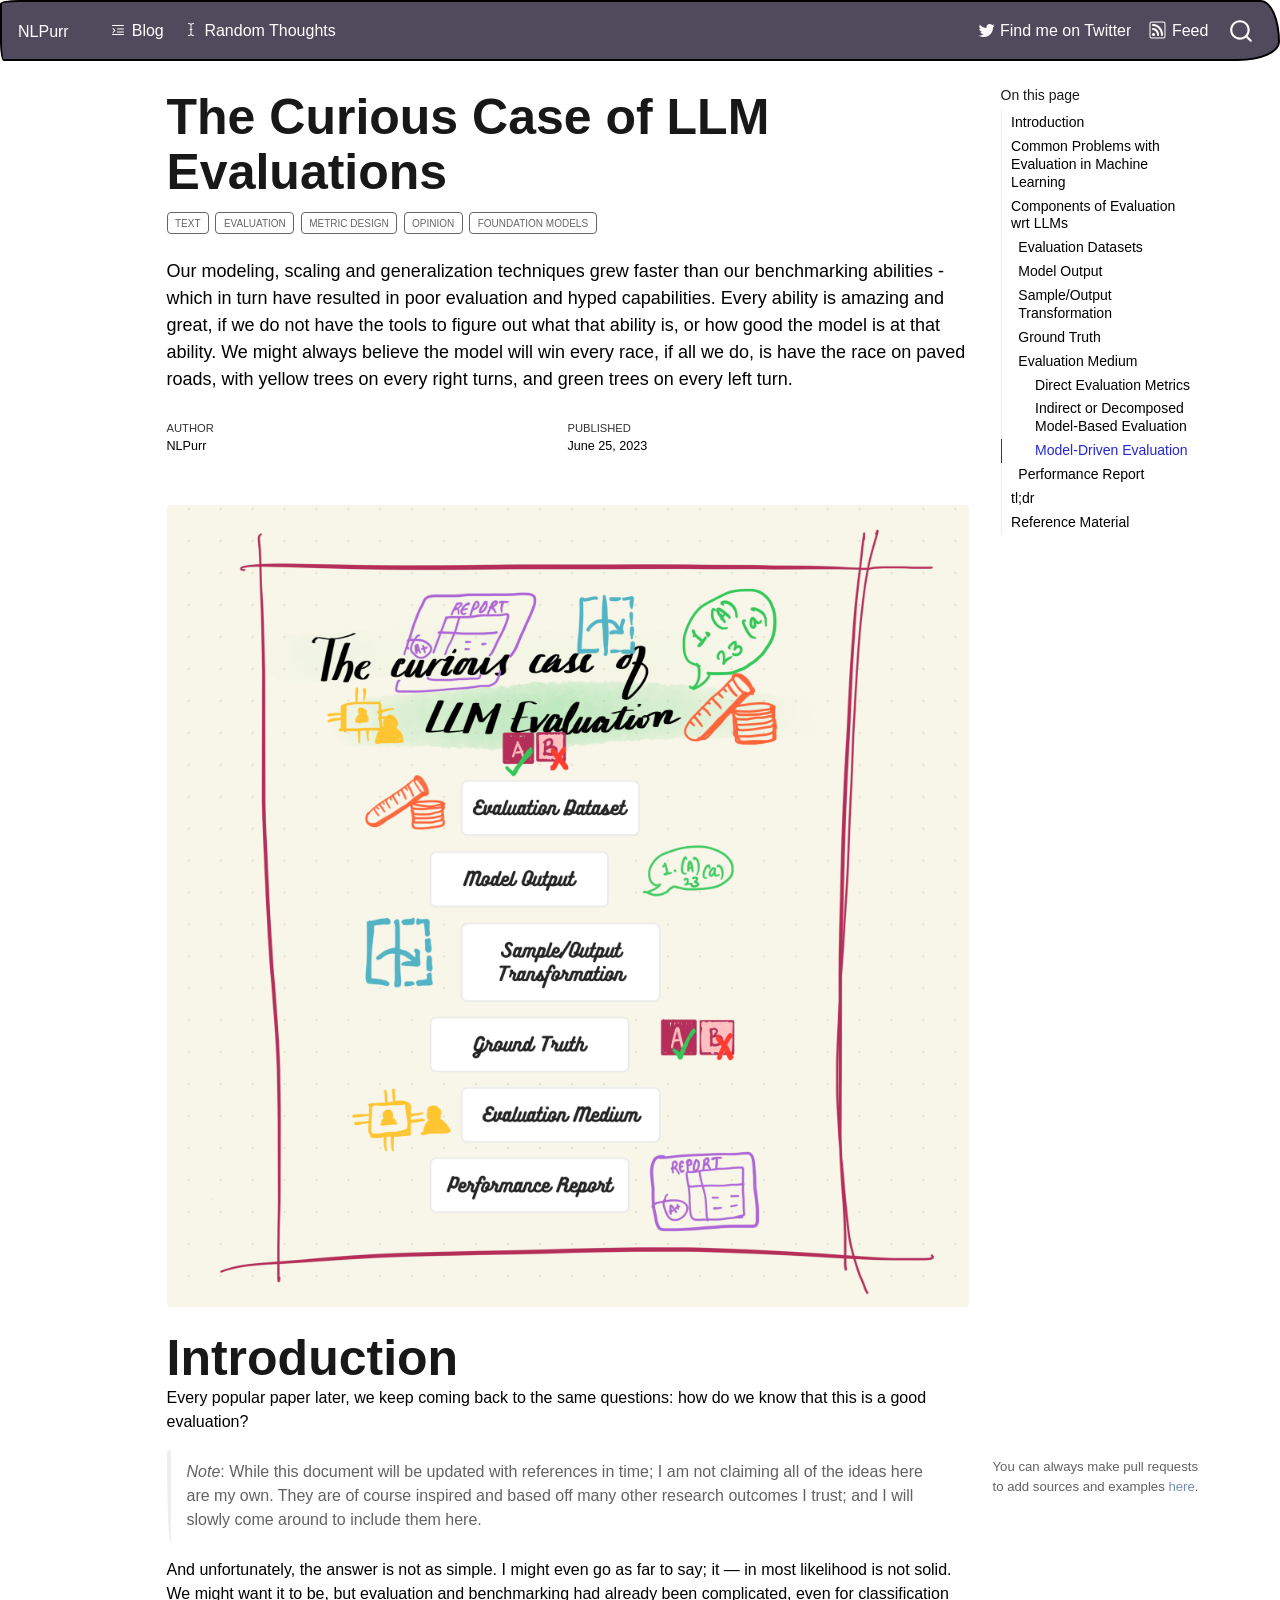
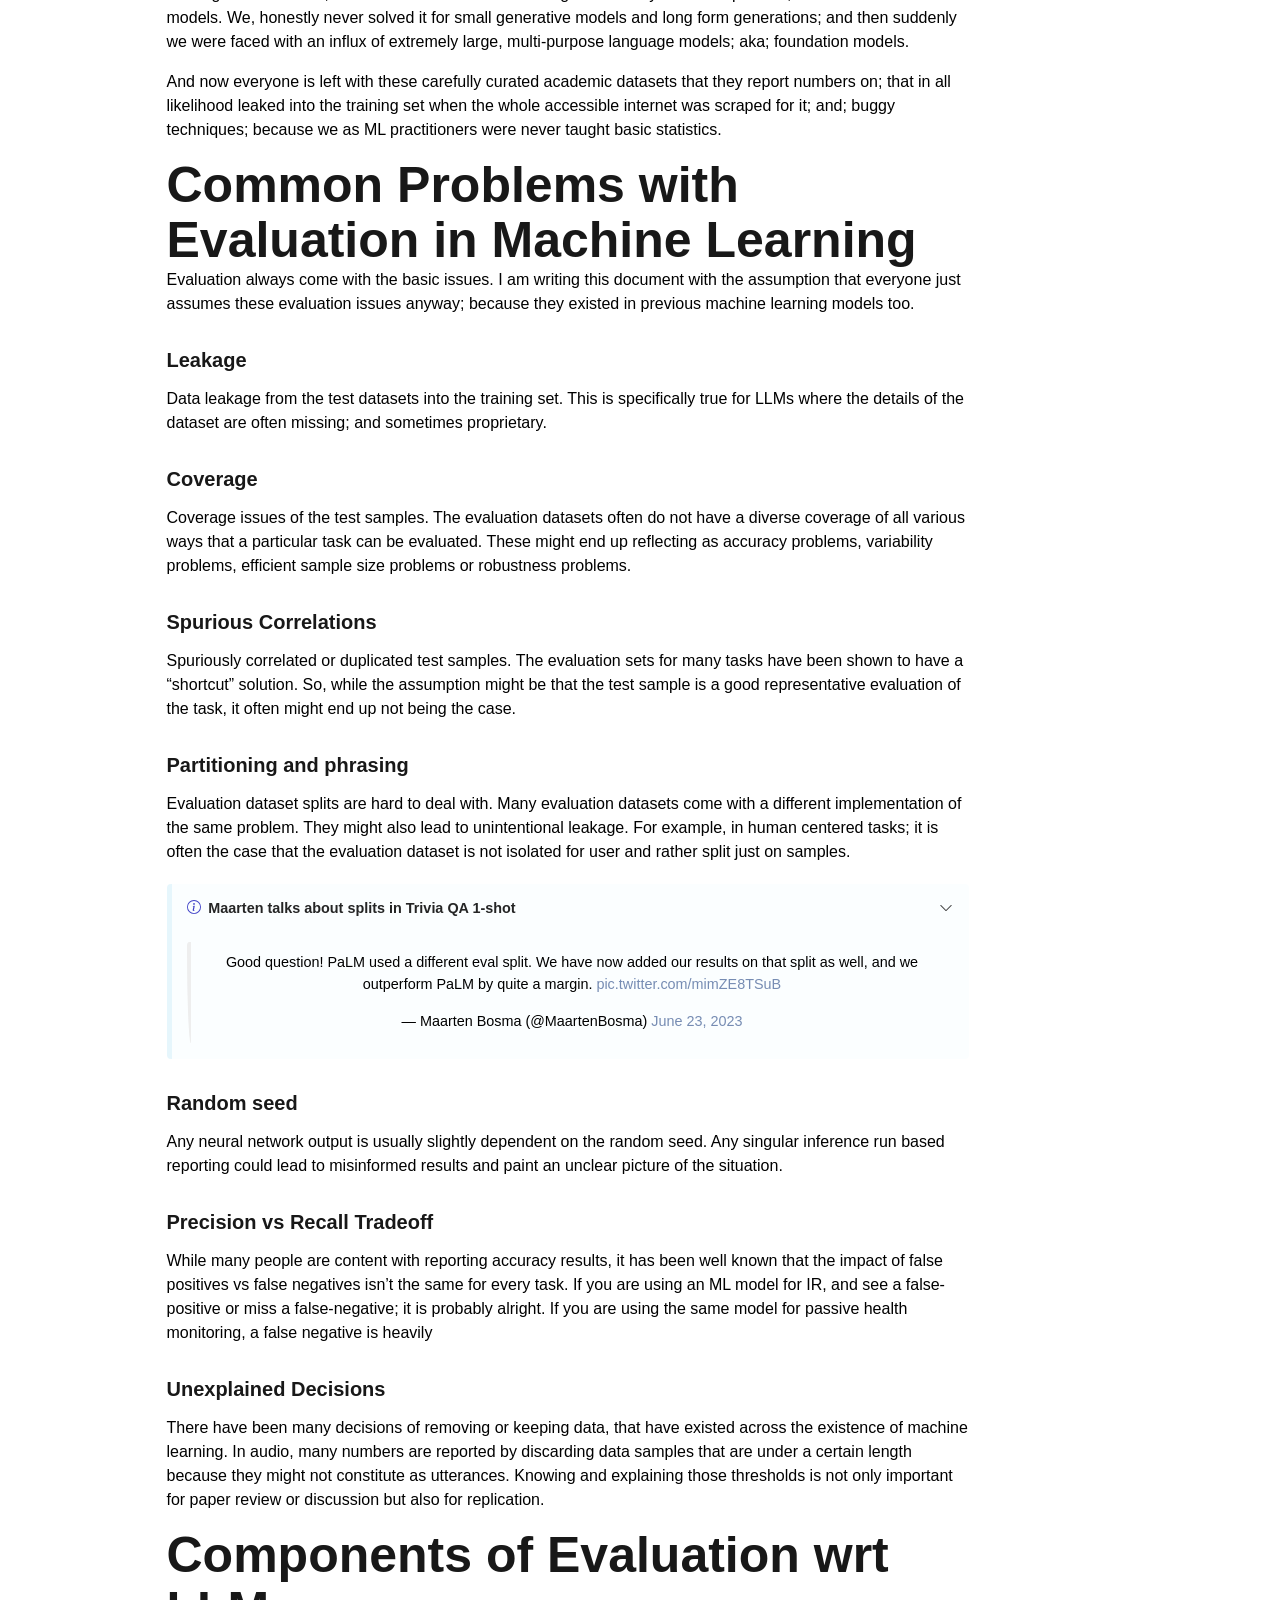
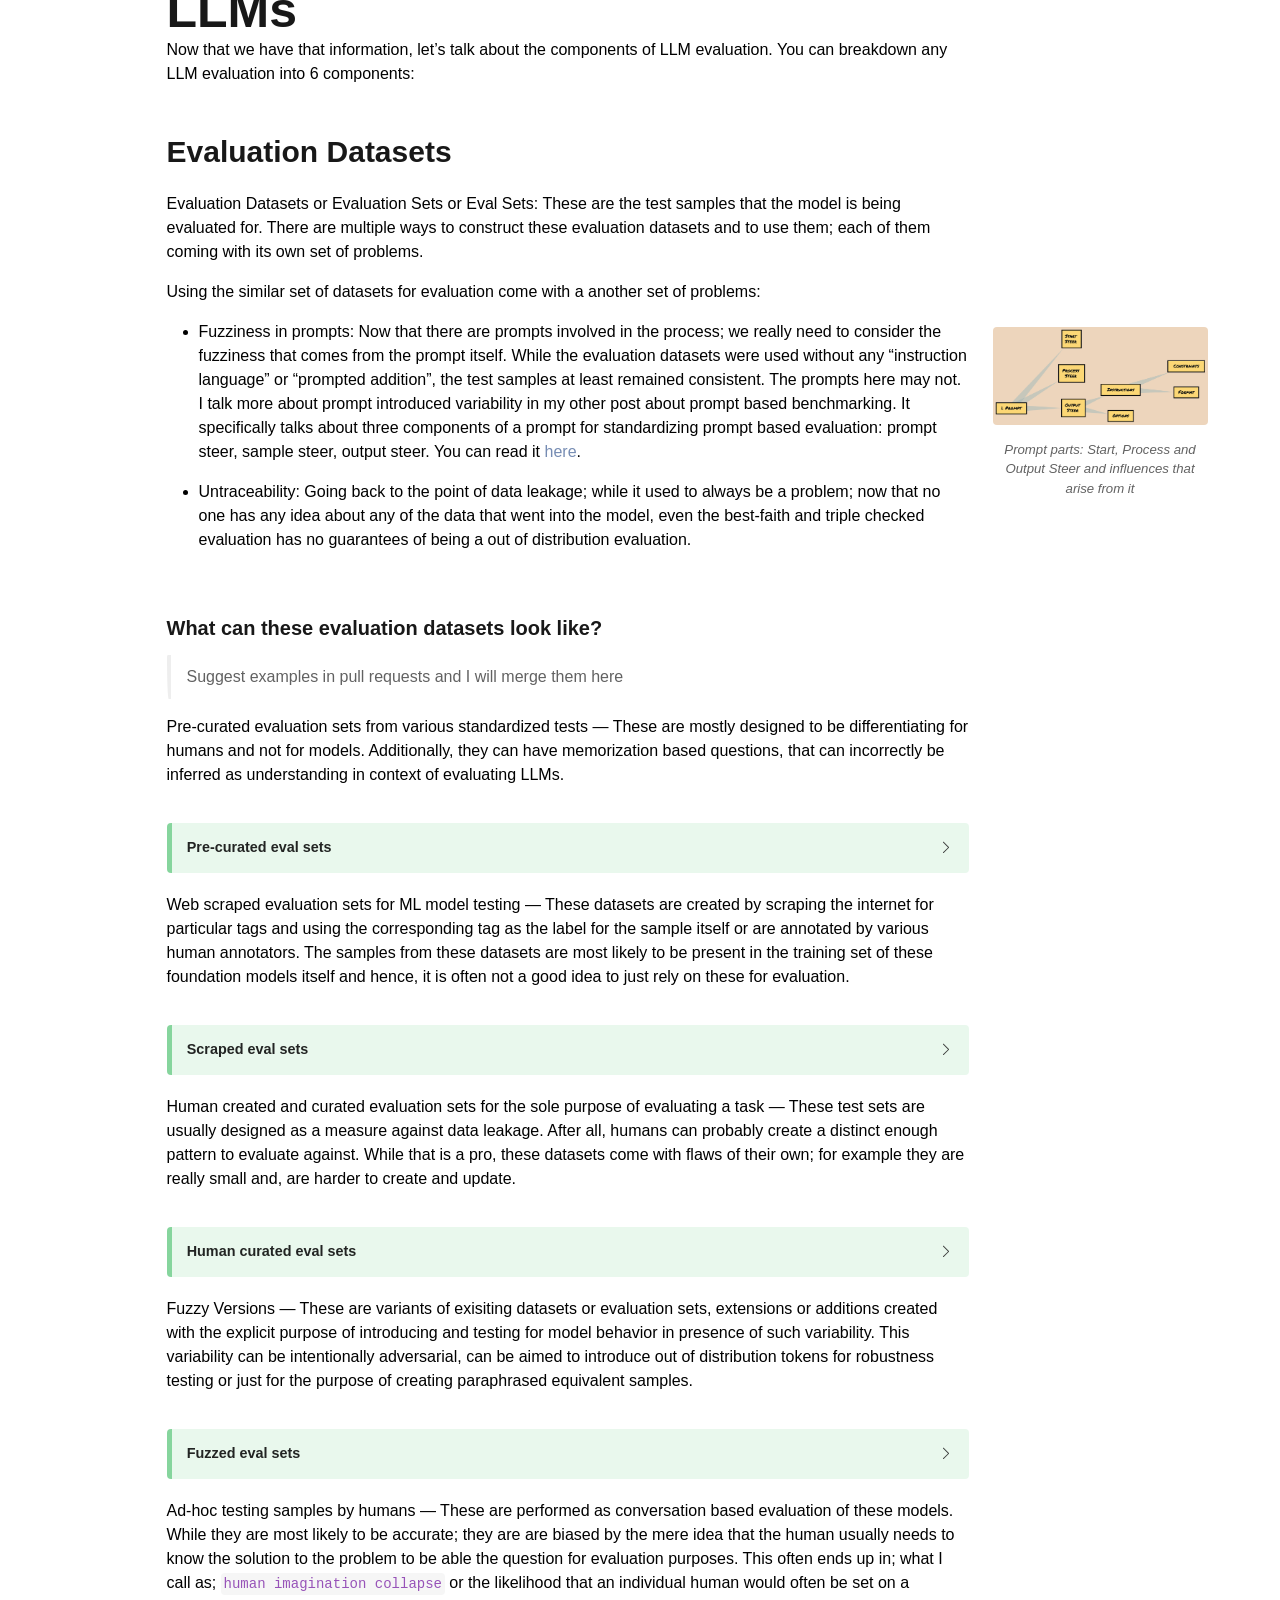
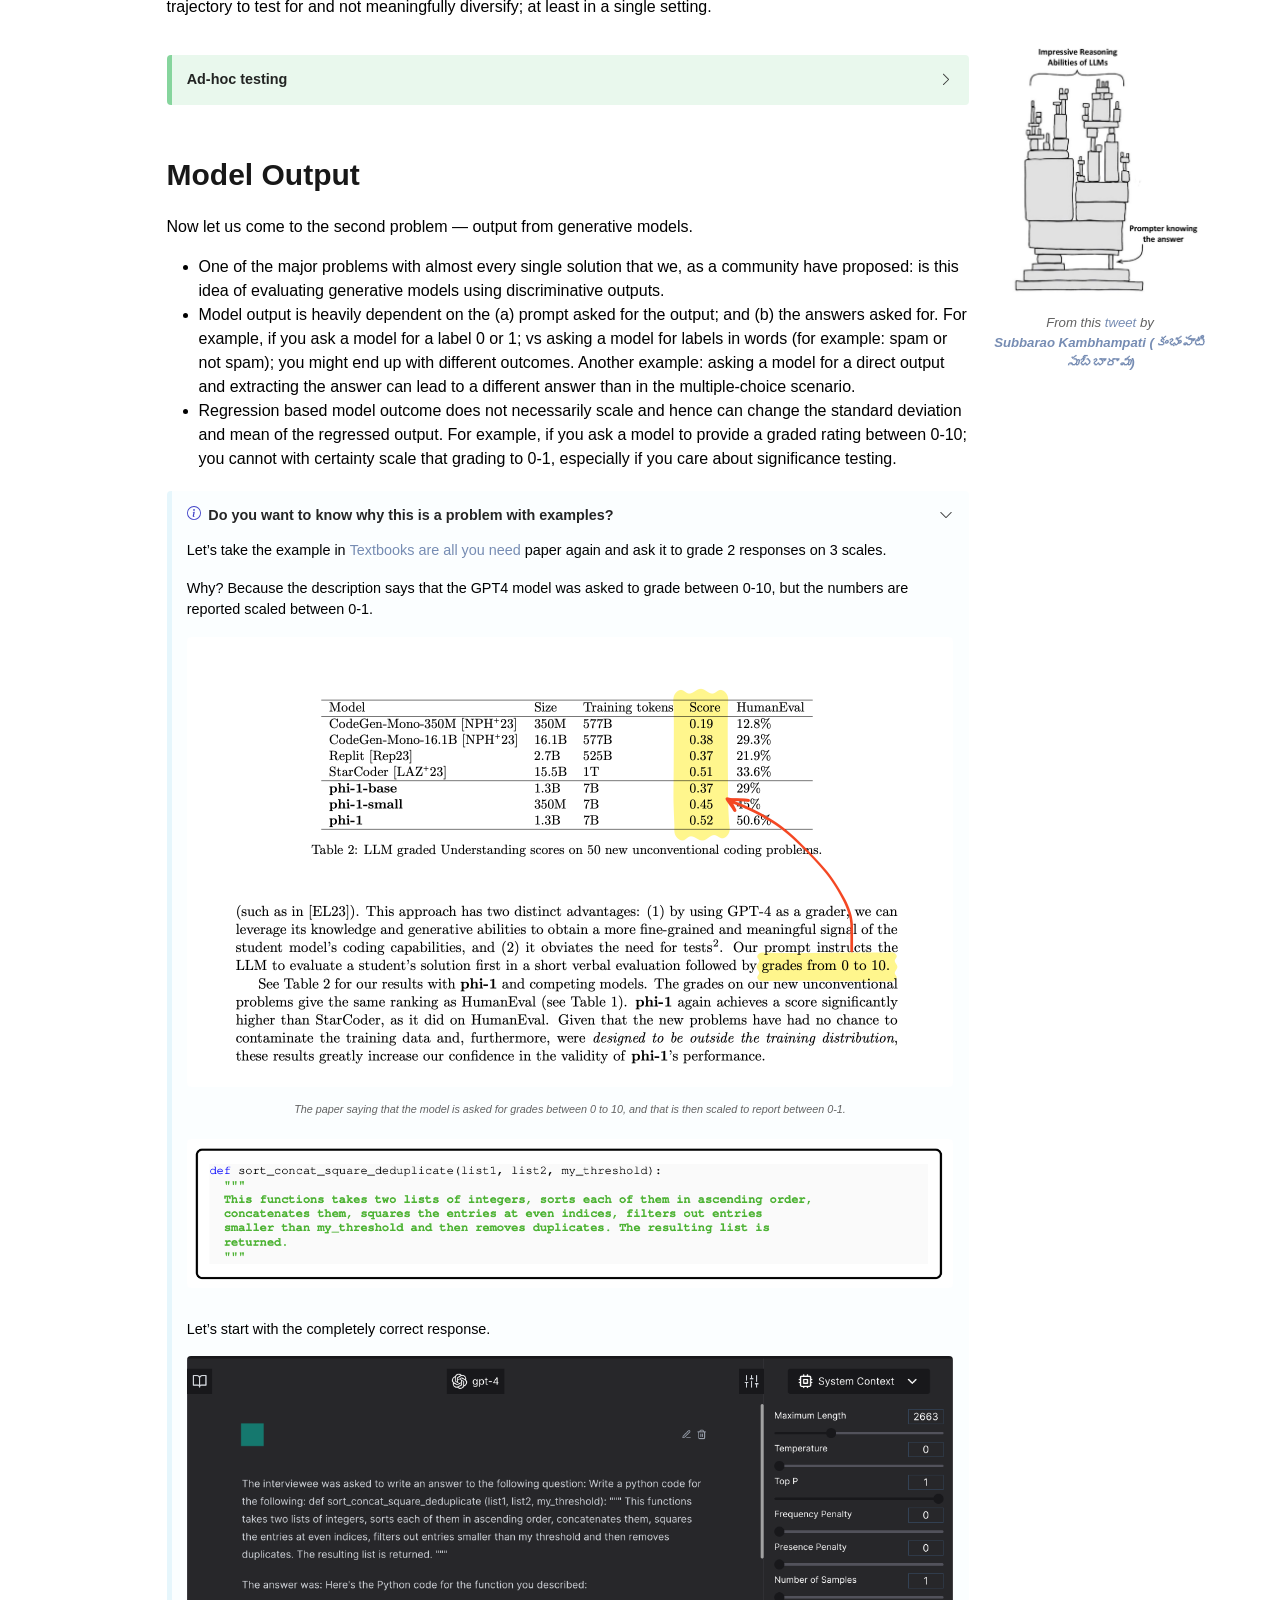
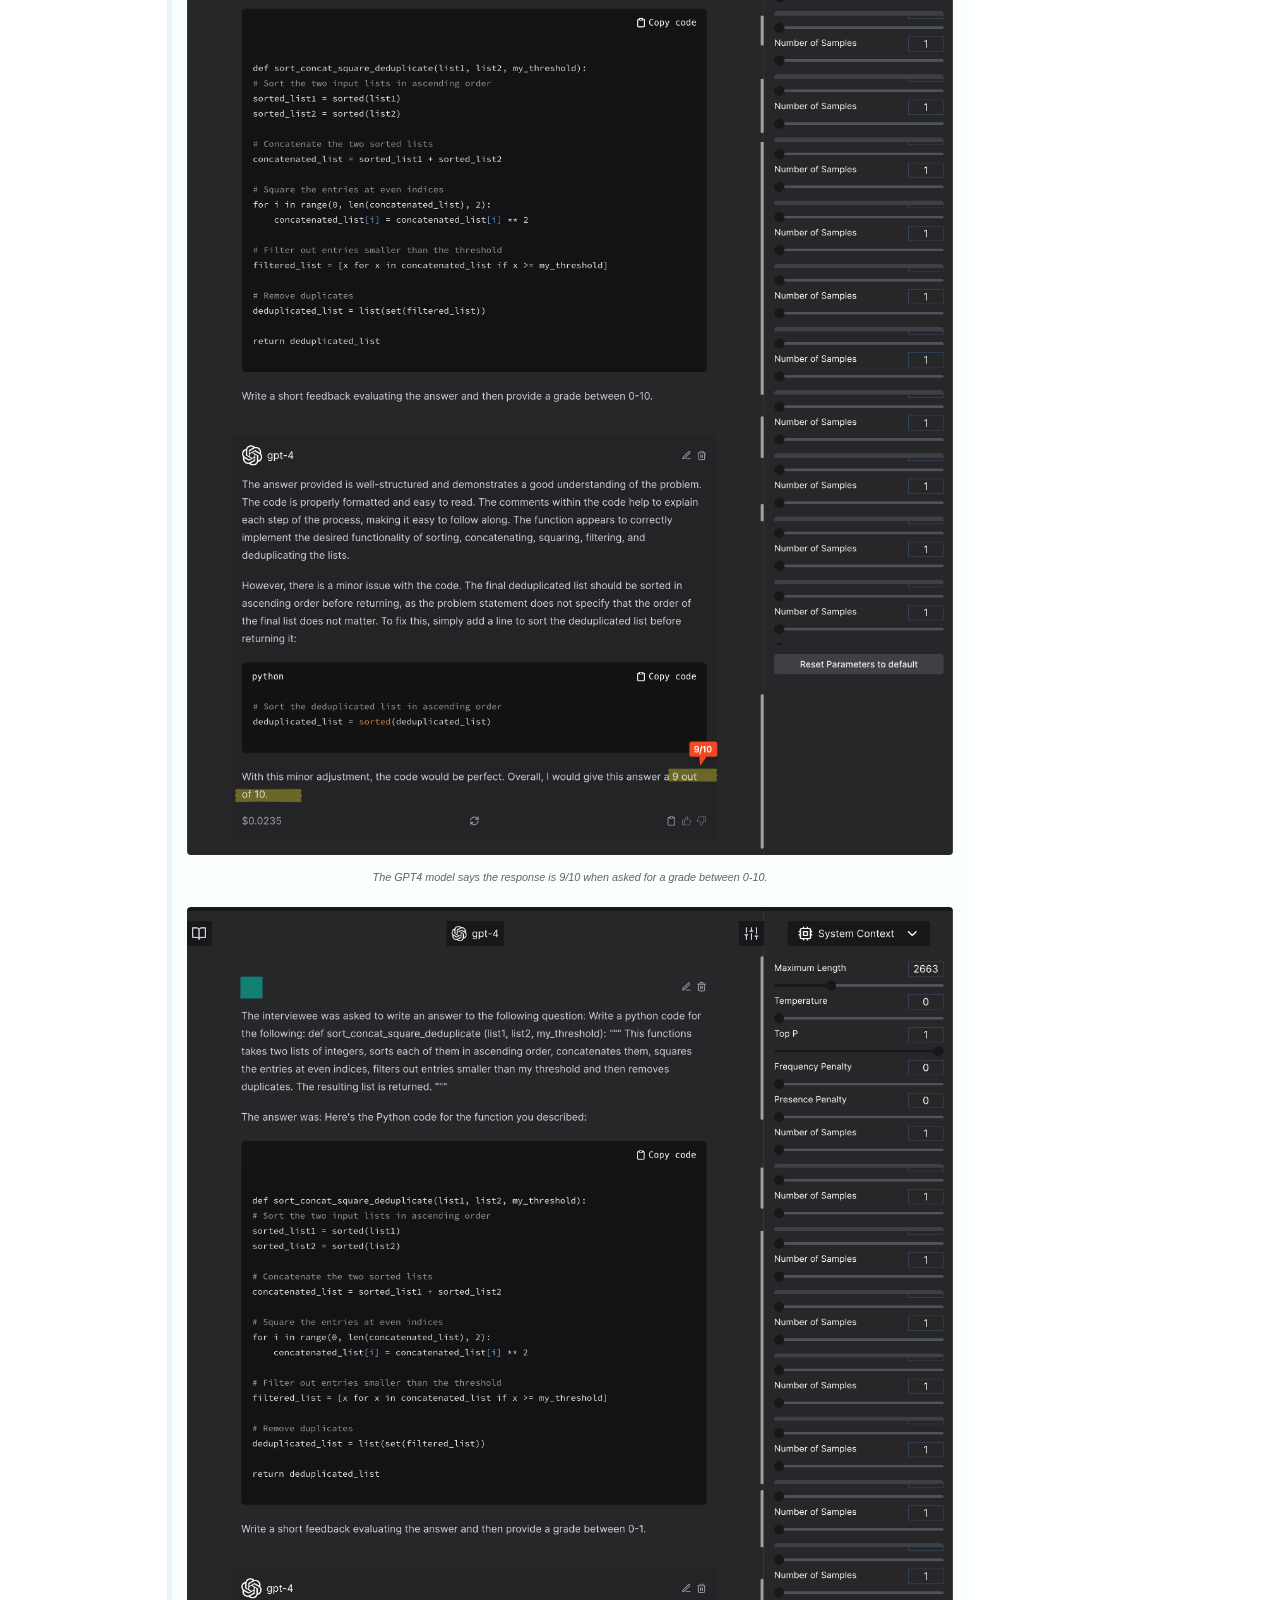
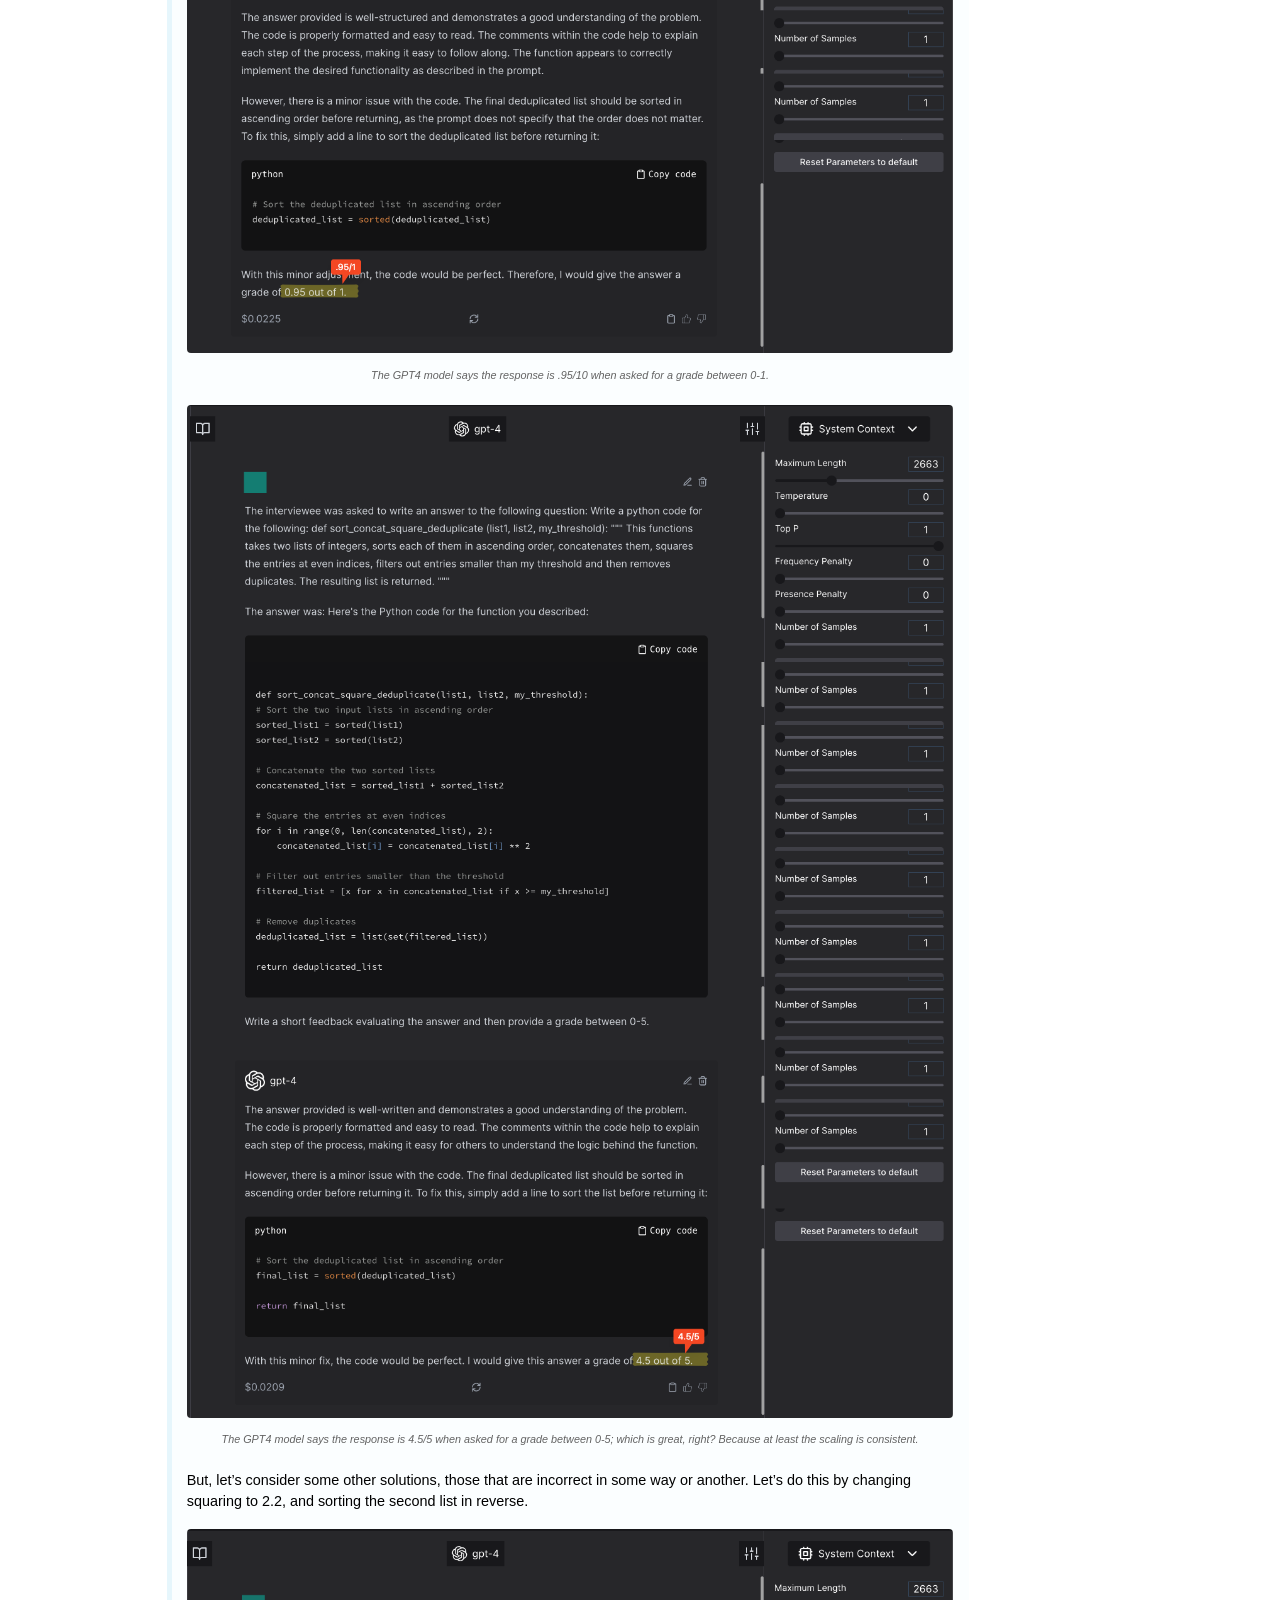
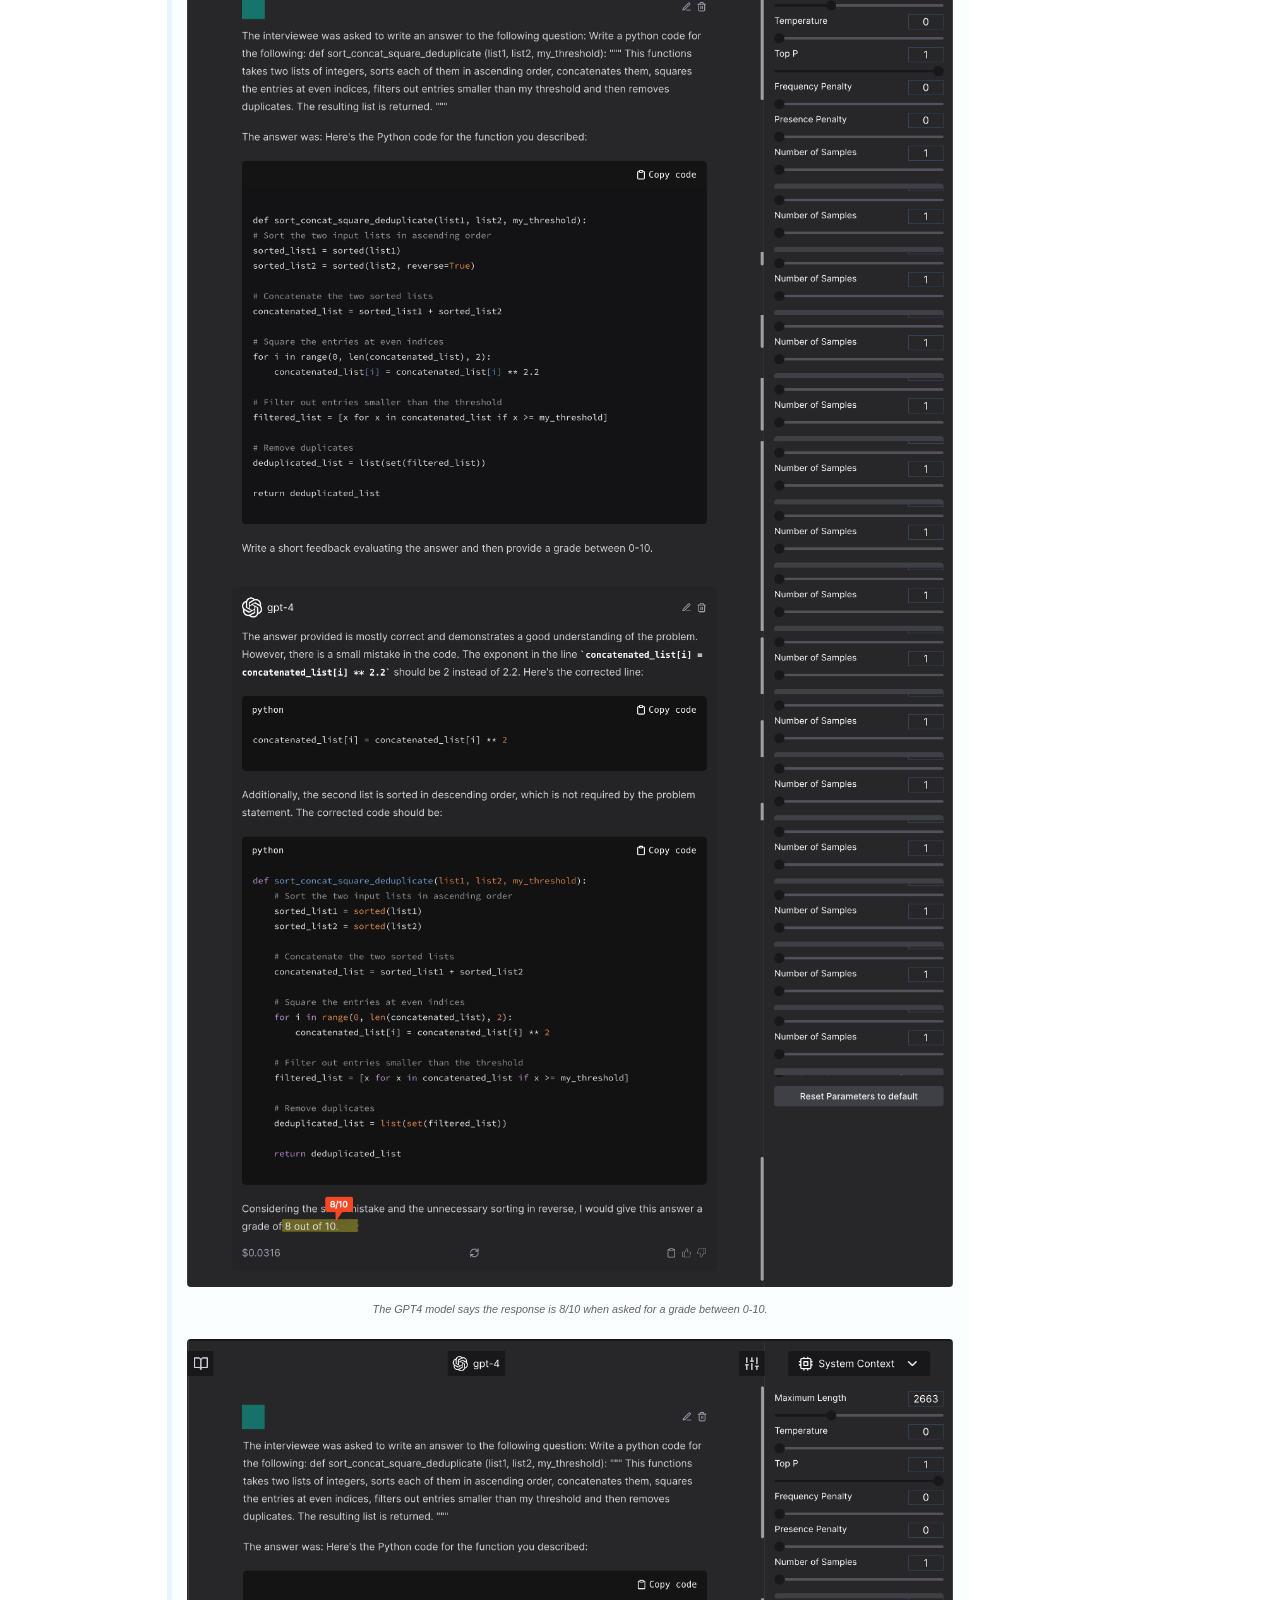
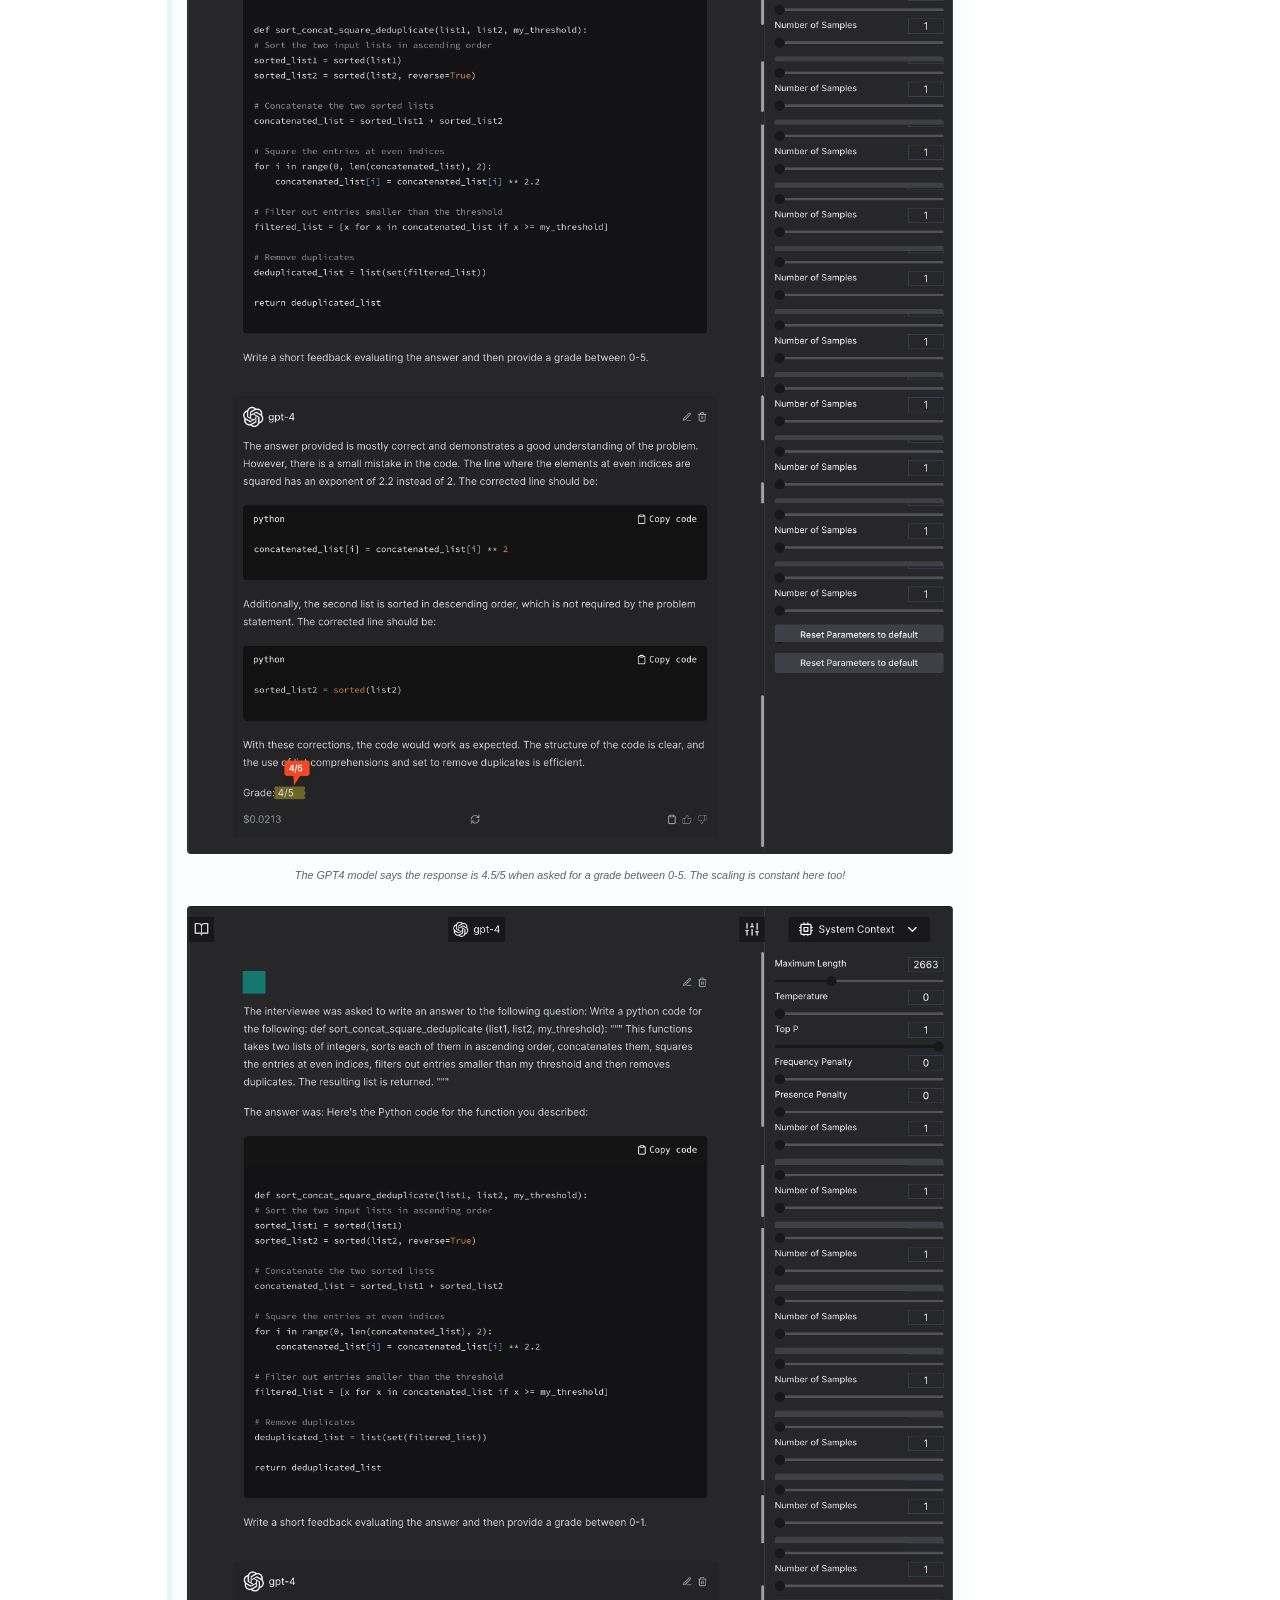
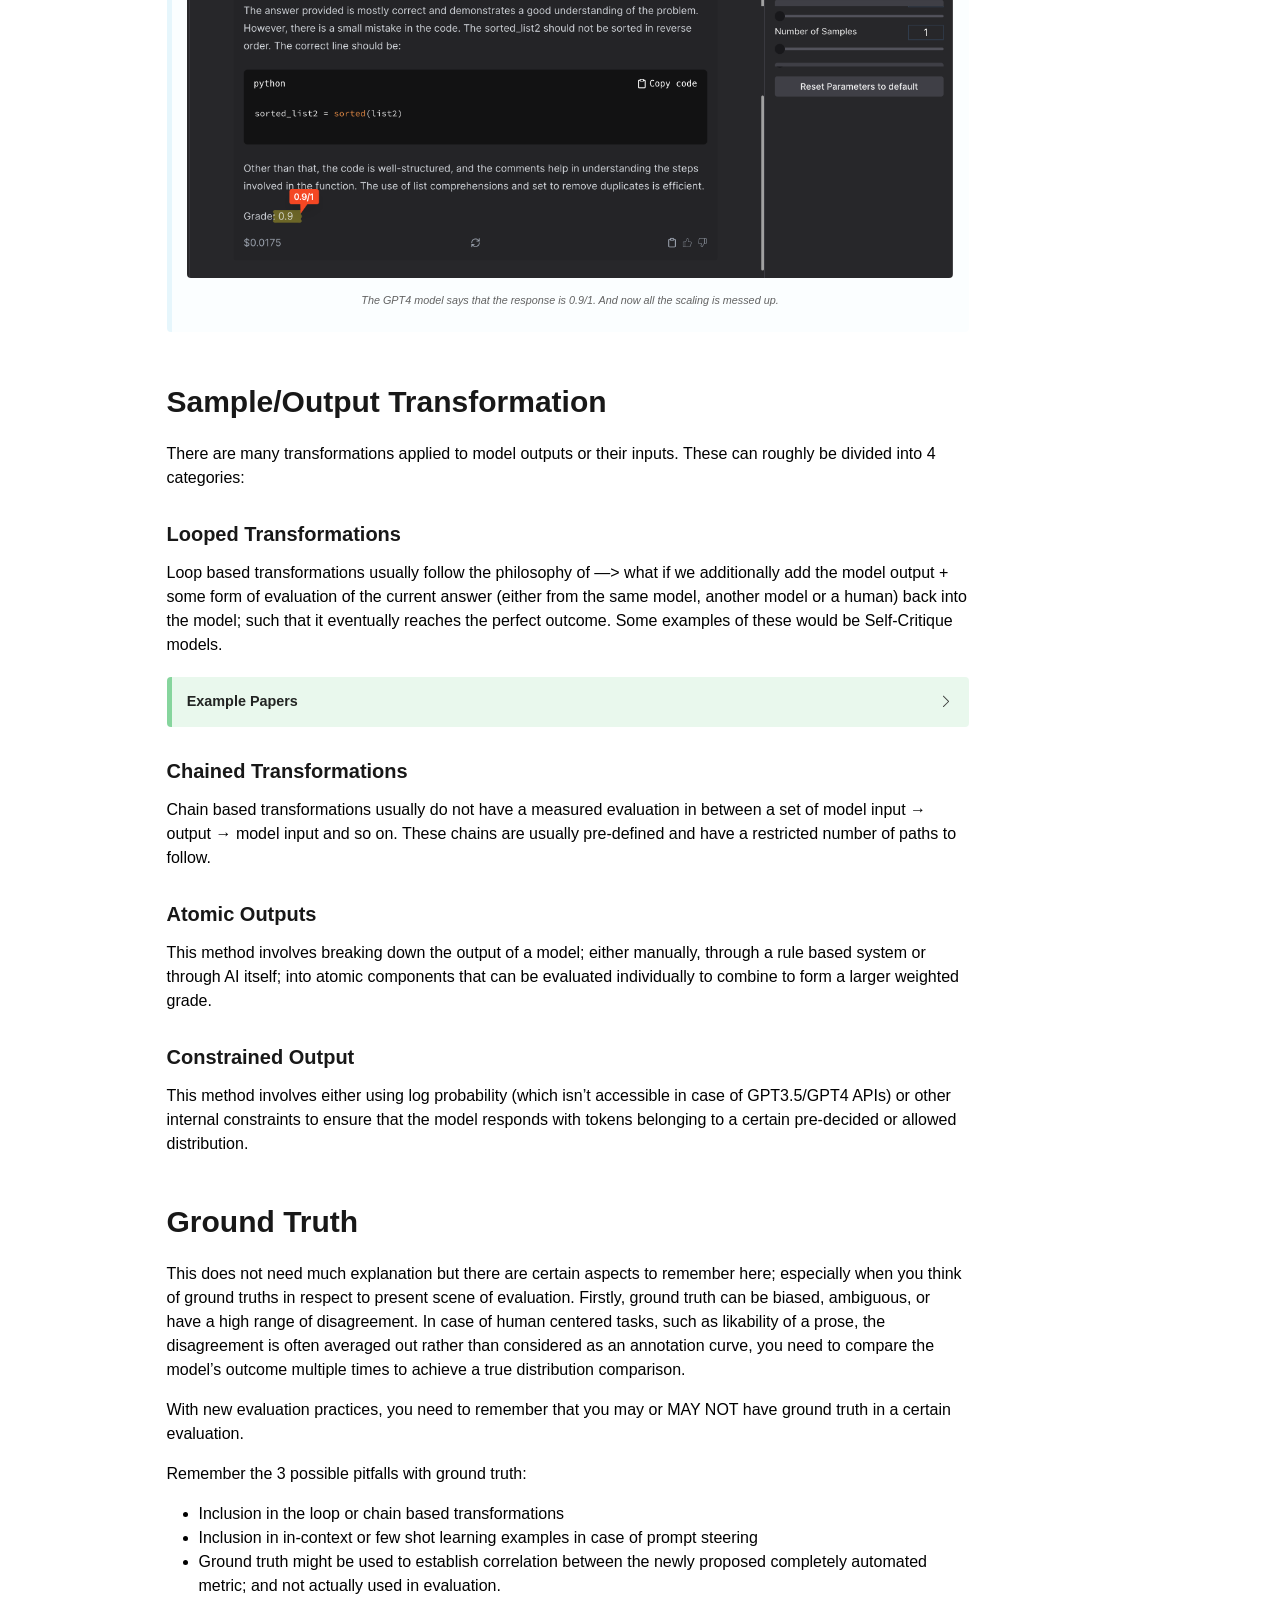
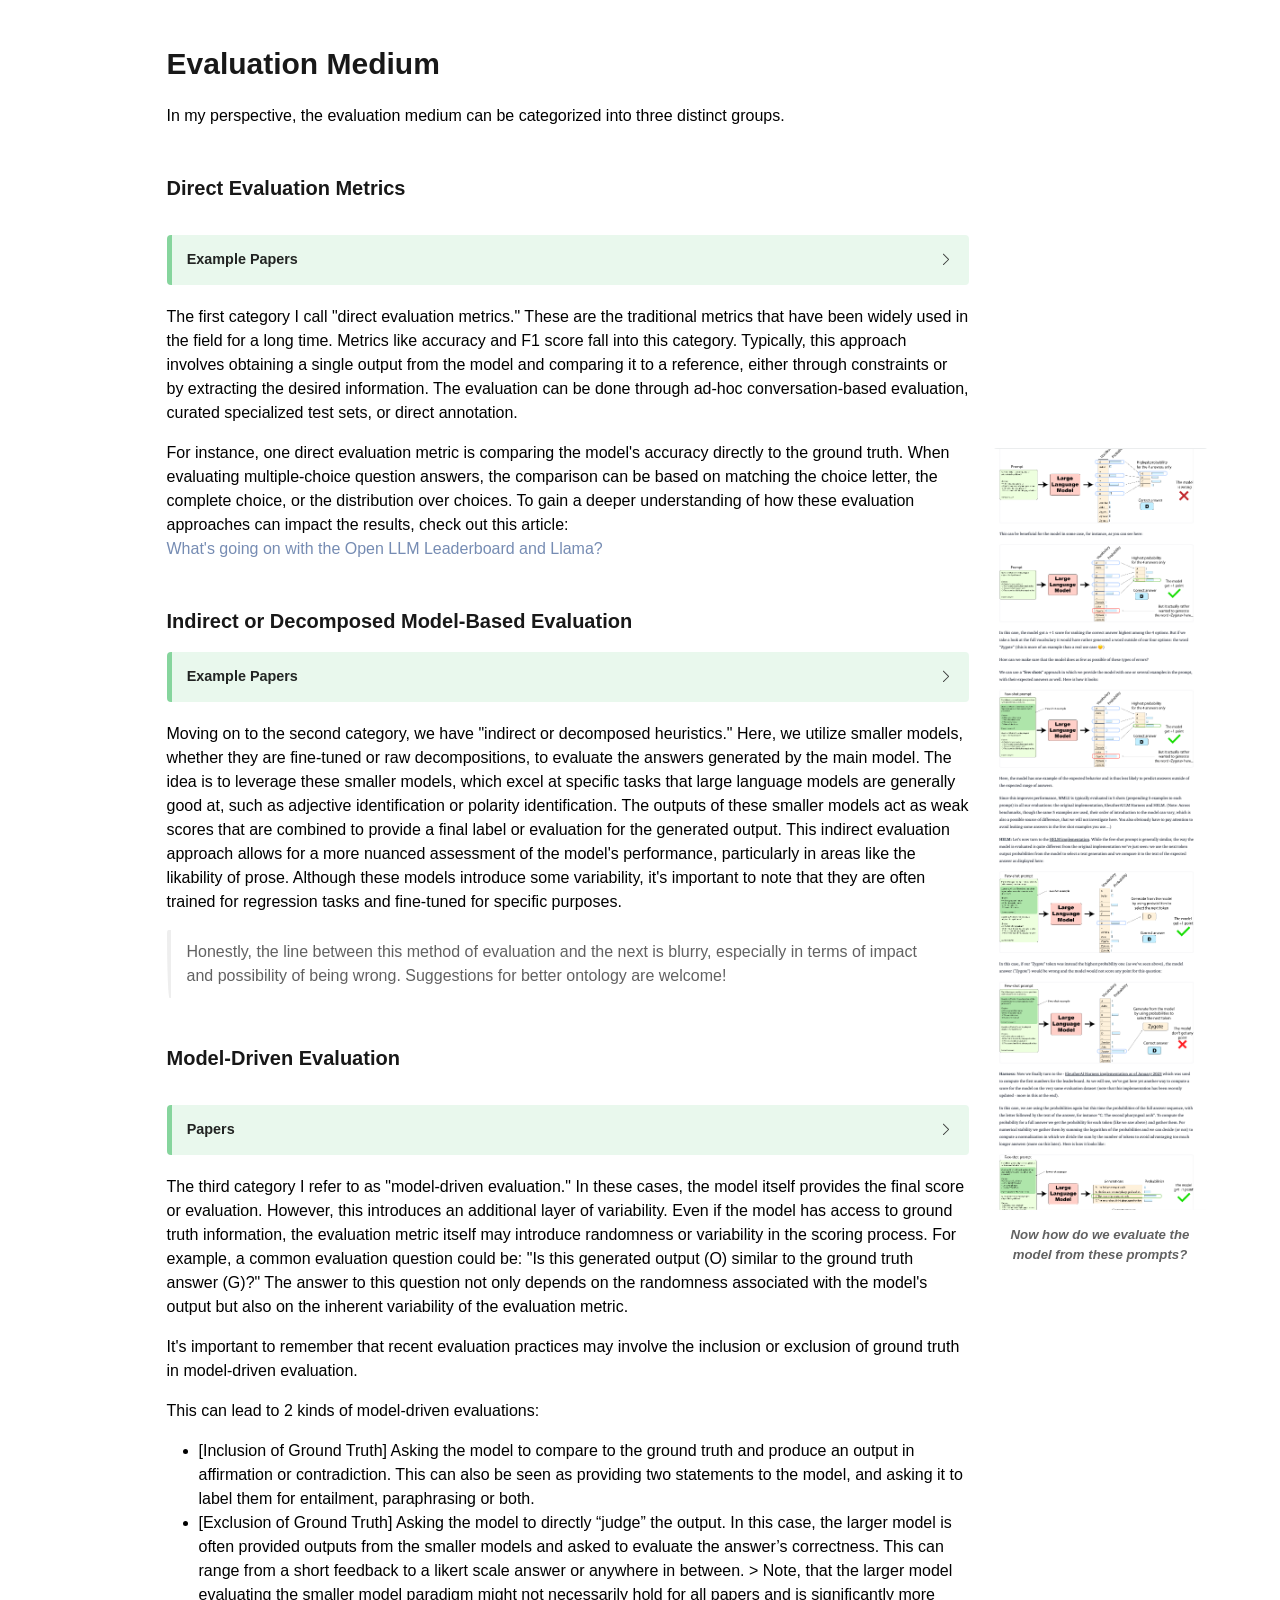
<file: posts/case-of-llm-evals.html>
<!DOCTYPE html>
<html xmlns="http://www.w3.org/1999/xhtml" lang="en" xml:lang="en"><head>

<meta charset="utf-8">
<meta name="generator" content="quarto-1.3.433">

<meta name="viewport" content="width=device-width, initial-scale=1.0, user-scalable=yes">

<meta name="author" content="NLPurr">
<meta name="dcterms.date" content="2023-06-25">
<meta name="description" content="Our modeling, scaling and generalization techniques grew faster than our benchmarking abilities - which in turn have resulted in poor evaluation and hyped capabilities. Every ability is amazing and great, if we do not have the tools to figure out what that ability is, or how good the model is at that ability. We might always believe the model will win every race, if all we do, is have the race on paved roads, with yellow trees on every right turns, and green trees on every left turn.">

<title>The Curious Case of LLM Evaluations</title>
<style>
code{white-space: pre-wrap;}
span.smallcaps{font-variant: small-caps;}
div.columns{display: flex; gap: min(4vw, 1.5em);}
div.column{flex: auto; overflow-x: auto;}
div.hanging-indent{margin-left: 1.5em; text-indent: -1.5em;}
ul.task-list{list-style: none;}
ul.task-list li input[type="checkbox"] {
  width: 0.8em;
  margin: 0 0.8em 0.2em -1em; /* quarto-specific, see https://github.com/quarto-dev/quarto-cli/issues/4556 */ 
  vertical-align: middle;
}
/* CSS for syntax highlighting */
pre > code.sourceCode { white-space: pre; position: relative; }
pre > code.sourceCode > span { display: inline-block; line-height: 1.25; }
pre > code.sourceCode > span:empty { height: 1.2em; }
.sourceCode { overflow: visible; }
code.sourceCode > span { color: inherit; text-decoration: inherit; }
div.sourceCode { margin: 1em 0; }
pre.sourceCode { margin: 0; }
@media screen {
div.sourceCode { overflow: auto; }
}
@media print {
pre > code.sourceCode { white-space: pre-wrap; }
pre > code.sourceCode > span { text-indent: -5em; padding-left: 5em; }
}
pre.numberSource code
  { counter-reset: source-line 0; }
pre.numberSource code > span
  { position: relative; left: -4em; counter-increment: source-line; }
pre.numberSource code > span > a:first-child::before
  { content: counter(source-line);
    position: relative; left: -1em; text-align: right; vertical-align: baseline;
    border: none; display: inline-block;
    -webkit-touch-callout: none; -webkit-user-select: none;
    -khtml-user-select: none; -moz-user-select: none;
    -ms-user-select: none; user-select: none;
    padding: 0 4px; width: 4em;
  }
pre.numberSource { margin-left: 3em;  padding-left: 4px; }
div.sourceCode
  {   }
@media screen {
pre > code.sourceCode > span > a:first-child::before { text-decoration: underline; }
}
</style>


<script src="../site_libs/quarto-nav/quarto-nav.js"></script>
<script src="../site_libs/clipboard/clipboard.min.js"></script>
<script src="../site_libs/quarto-search/autocomplete.umd.js"></script>
<script src="../site_libs/quarto-search/fuse.min.js"></script>
<script src="../site_libs/quarto-search/quarto-search.js"></script>
<meta name="quarto:offset" content="../">
<link href="../favicon.ico" rel="icon">
<script src="../site_libs/quarto-html/quarto.js"></script>
<script src="../site_libs/quarto-html/popper.min.js"></script>
<script src="../site_libs/quarto-html/tippy.umd.min.js"></script>
<script src="../site_libs/quarto-html/anchor.min.js"></script>
<link href="../site_libs/quarto-html/tippy.css" rel="stylesheet">
<link href="../site_libs/quarto-html/quarto-syntax-highlighting.css" rel="stylesheet" id="quarto-text-highlighting-styles">
<script src="../site_libs/bootstrap/bootstrap.min.js"></script>
<link href="../site_libs/bootstrap/bootstrap-icons.css" rel="stylesheet">
<link href="../site_libs/bootstrap/bootstrap.min.css" rel="stylesheet" id="quarto-bootstrap" data-mode="light">
<link href="../site_libs/quarto-contrib/collapse-social-embeds-1.0.0/collapse.css" rel="stylesheet">
<script src="../site_libs/quarto-contrib/glightbox/glightbox.min.js"></script>
<link href="../site_libs/quarto-contrib/glightbox/glightbox.min.css" rel="stylesheet">
<link href="../site_libs/quarto-contrib/glightbox/lightbox.css" rel="stylesheet">
<script id="quarto-search-options" type="application/json">{
  "location": "navbar",
  "copy-button": false,
  "collapse-after": 3,
  "panel-placement": "end",
  "type": "overlay",
  "limit": 20,
  "language": {
    "search-no-results-text": "No results",
    "search-matching-documents-text": "matching documents",
    "search-copy-link-title": "Copy link to search",
    "search-hide-matches-text": "Hide additional matches",
    "search-more-match-text": "more match in this document",
    "search-more-matches-text": "more matches in this document",
    "search-clear-button-title": "Clear",
    "search-detached-cancel-button-title": "Cancel",
    "search-submit-button-title": "Submit",
    "search-label": "Search"
  }
}</script>
<script type="application/json" class="js-hypothesis-config">
{
  "theme": "clean",
  "openSidebar": false,
  "showHighlights": "whenSidebarOpen"
}
</script>
<script async="" src="https://hypothes.is/embed.js"></script>
<script>
    
</script>


<meta property="og:title" content="The Curious Case of LLM Evaluations">
<meta property="og:description" content="Our modeling, scaling and generalization techniques grew faster than our benchmarking abilities - which in turn have resulted in poor evaluation and hyped capabilities. Every ability is amazing and great, if we do not have the tools to figure out what that ability is, or how good the model is at that ability. We might always believe the model will win every race, if all we do, is have the race on paved roads, with yellow trees on every right turns, and green trees on every left turn.">
<meta property="og:image" content="https://nlpurr.github.io/posts/images/case_of_llm_evals/The_Curious_Case_of_LLM_Evaluations-8c052dbad49.png">
<meta property="og:site-name" content="NLPurr">
<meta property="og:image:height" content="2008">
<meta property="og:image:width" content="2008">
<meta name="twitter:title" content="The Curious Case of LLM Evaluations">
<meta name="twitter:description" content="Our modeling, scaling and generalization techniques grew faster than our benchmarking abilities - which in turn have resulted in poor evaluation and hyped capabilities. Every ability is amazing and great, if we do not have the tools to figure out what that ability is, or how good the model is at that ability. We might always believe the model will win every race, if all we do, is have the race on paved roads, with yellow trees on every right turns, and green trees on every left turn.">
<meta name="twitter:image" content="https://nlpurr.github.io/posts/images/case_of_llm_evals/The_Curious_Case_of_LLM_Evaluations-8c052dbad49.png">
<meta name="twitter:creator" content="@NLPurr">
<meta name="twitter:site" content="@NLPurr">
<meta name="twitter:image-height" content="2008">
<meta name="twitter:image-width" content="2008">
<meta name="twitter:card" content="summary_large_image">
</head>

<body class="nav-fixed">

<div id="quarto-search-results"></div>
  <header id="quarto-header" class="headroom fixed-top">
    <nav class="navbar navbar-expand-lg navbar-dark ">
      <div class="navbar-container container-fluid">
      <div class="navbar-brand-container">
    <a class="navbar-brand" href="../index.html">
    <span class="navbar-title">NLPurr</span>
    </a>
  </div>
            <div id="quarto-search" class="" title="Search"></div>
          <button class="navbar-toggler" type="button" data-bs-toggle="collapse" data-bs-target="#navbarCollapse" aria-controls="navbarCollapse" aria-expanded="false" aria-label="Toggle navigation" onclick="if (window.quartoToggleHeadroom) { window.quartoToggleHeadroom(); }">
  <span class="navbar-toggler-icon"></span>
</button>
          <div class="collapse navbar-collapse" id="navbarCollapse">
            <ul class="navbar-nav navbar-nav-scroll me-auto">
  <li class="nav-item">
    <a class="nav-link" href="../posts/index.html" rel="" target=""><i class="bi bi-text-indent-left" role="img">
</i> 
 <span class="menu-text">Blog</span></a>
  </li>  
  <li class="nav-item">
    <a class="nav-link" href="../stream/index.html" rel="" target=""><i class="bi bi-cursor-text" role="img">
</i> 
 <span class="menu-text">Random Thoughts</span></a>
  </li>  
</ul>
            <ul class="navbar-nav navbar-nav-scroll ms-auto">
  <li class="nav-item">
    <a class="nav-link" href="https://twitter.com/NLPurr" rel="" target=""><i class="bi bi-twitter" role="img">
</i> 
 <span class="menu-text">Find me on Twitter</span></a>
  </li>  
  <li class="nav-item">
    <a class="nav-link" href="../posts/index.xml" rel="" target=""><i class="bi bi-rss" role="img">
</i> 
 <span class="menu-text">Feed</span></a>
  </li>  
</ul>
            <div class="quarto-navbar-tools">
</div>
          </div> <!-- /navcollapse -->
      </div> <!-- /container-fluid -->
    </nav>
</header>
<!-- content -->
<div id="quarto-content" class="quarto-container page-columns page-rows-contents page-layout-article page-navbar">
<!-- sidebar -->
<!-- margin-sidebar -->
    <div id="quarto-margin-sidebar" class="sidebar margin-sidebar">
        <nav id="TOC" role="doc-toc" class="toc-active">
    <h2 id="toc-title">On this page</h2>
   
  <ul>
  <li><a href="#introduction" id="toc-introduction" class="nav-link active" data-scroll-target="#introduction">Introduction</a></li>
  <li><a href="#common-problems-with-evaluation-in-machine-learning" id="toc-common-problems-with-evaluation-in-machine-learning" class="nav-link" data-scroll-target="#common-problems-with-evaluation-in-machine-learning">Common Problems with Evaluation in Machine Learning</a>
  <ul class="collapse">
  <li><a href="#leakage" id="toc-leakage" class="nav-link" data-scroll-target="#leakage">Leakage</a></li>
  <li><a href="#coverage" id="toc-coverage" class="nav-link" data-scroll-target="#coverage">Coverage</a></li>
  <li><a href="#spurious-correlations" id="toc-spurious-correlations" class="nav-link" data-scroll-target="#spurious-correlations">Spurious Correlations</a></li>
  <li><a href="#partitioning-and-phrasing" id="toc-partitioning-and-phrasing" class="nav-link" data-scroll-target="#partitioning-and-phrasing">Partitioning and phrasing</a></li>
  <li><a href="#random-seed" id="toc-random-seed" class="nav-link" data-scroll-target="#random-seed">Random seed</a></li>
  <li><a href="#precision-vs-recall-tradeoff" id="toc-precision-vs-recall-tradeoff" class="nav-link" data-scroll-target="#precision-vs-recall-tradeoff">Precision vs Recall Tradeoff</a></li>
  <li><a href="#unexplained-decisions" id="toc-unexplained-decisions" class="nav-link" data-scroll-target="#unexplained-decisions">Unexplained Decisions</a></li>
  </ul></li>
  <li><a href="#components-of-evaluation-wrt-llms" id="toc-components-of-evaluation-wrt-llms" class="nav-link" data-scroll-target="#components-of-evaluation-wrt-llms">Components of Evaluation wrt LLMs</a>
  <ul class="collapse">
  <li><a href="#evaluation-datasets" id="toc-evaluation-datasets" class="nav-link" data-scroll-target="#evaluation-datasets">Evaluation Datasets</a>
  <ul class="collapse">
  <li><a href="#what-can-these-evaluation-datasets-look-like-" id="toc-what-can-these-evaluation-datasets-look-like-" class="nav-link" data-scroll-target="#what-can-these-evaluation-datasets-look-like-">What can these evaluation datasets look like?</a></li>
  </ul></li>
  <li><a href="#model-output" id="toc-model-output" class="nav-link" data-scroll-target="#model-output">Model Output</a></li>
  <li><a href="#sample-output-transformation" id="toc-sample-output-transformation" class="nav-link" data-scroll-target="#sample-output-transformation">Sample/Output Transformation</a>
  <ul class="collapse">
  <li><a href="#looped-transformations" id="toc-looped-transformations" class="nav-link" data-scroll-target="#looped-transformations">Looped Transformations</a></li>
  <li><a href="#chained-transformations" id="toc-chained-transformations" class="nav-link" data-scroll-target="#chained-transformations">Chained Transformations</a></li>
  <li><a href="#atomic-outputs" id="toc-atomic-outputs" class="nav-link" data-scroll-target="#atomic-outputs">Atomic Outputs</a></li>
  <li><a href="#constrained-output" id="toc-constrained-output" class="nav-link" data-scroll-target="#constrained-output">Constrained Output</a></li>
  </ul></li>
  <li><a href="#ground-truth" id="toc-ground-truth" class="nav-link" data-scroll-target="#ground-truth">Ground Truth</a></li>
  <li><a href="#evaluation-medium" id="toc-evaluation-medium" class="nav-link" data-scroll-target="#evaluation-medium">Evaluation Medium</a>
  <ul class="collapse">
  <li><a href="#direct-evaluation-metrics" id="toc-direct-evaluation-metrics" class="nav-link" data-scroll-target="#direct-evaluation-metrics">Direct Evaluation Metrics</a></li>
  <li><a href="#indirect-or-decomposed-model-based-evaluation" id="toc-indirect-or-decomposed-model-based-evaluation" class="nav-link" data-scroll-target="#indirect-or-decomposed-model-based-evaluation">Indirect or Decomposed Model-Based Evaluation</a></li>
  <li><a href="#model-driven-evaluation" id="toc-model-driven-evaluation" class="nav-link" data-scroll-target="#model-driven-evaluation">Model-Driven Evaluation</a></li>
  </ul></li>
  <li><a href="#performance-report" id="toc-performance-report" class="nav-link" data-scroll-target="#performance-report">Performance Report</a></li>
  </ul></li>
  <li><a href="#tl-dr" id="toc-tl-dr" class="nav-link" data-scroll-target="#tl-dr">tl;dr</a></li>
  <li><a href="#reference-material" id="toc-reference-material" class="nav-link" data-scroll-target="#reference-material">Reference Material</a></li>
  </ul>
</nav>
    </div>
<!-- main -->
<main class="content page-columns page-full" id="quarto-document-content">

<header id="title-block-header" class="quarto-title-block default">
<div class="quarto-title">
<h1 class="title">The Curious Case of LLM Evaluations</h1>
  <div class="quarto-categories">
    <div class="quarto-category">Text</div>
    <div class="quarto-category">Evaluation</div>
    <div class="quarto-category">Metric Design</div>
    <div class="quarto-category">Opinion</div>
    <div class="quarto-category">Foundation Models</div>
  </div>
  </div>

<div>
  <div class="description">
    Our modeling, scaling and generalization techniques grew faster than our benchmarking abilities - which in turn have resulted in poor evaluation and hyped capabilities. Every ability is amazing and great, if we do not have the tools to figure out what that ability is, or how good the model is at that ability. We might always believe the model will win every race, if all we do, is have the race on paved roads, with yellow trees on every right turns, and green trees on every left turn.
  </div>
</div>


<div class="quarto-title-meta">

    <div>
    <div class="quarto-title-meta-heading">Author</div>
    <div class="quarto-title-meta-contents">
             <p>NLPurr </p>
          </div>
  </div>
    
    <div>
    <div class="quarto-title-meta-heading">Published</div>
    <div class="quarto-title-meta-contents">
      <p class="date">June 25, 2023</p>
    </div>
  </div>
  
    
  </div>
  

</header>

<div class="quarto-figure quarto-figure-center">
<figure class="figure">
<p><a href="images/case_of_llm_evals/The_Curious_Case_of_LLM_Evaluations-8c052dbad49.png" class="lightbox" data-gallery="quarto-lightbox-gallery-1"><img src="images/case_of_llm_evals/The_Curious_Case_of_LLM_Evaluations-8c052dbad49.png" class="img-fluid figure-img"></a></p>
</figure>
</div>
<section id="introduction" class="level1 page-columns page-full">
<h1>Introduction</h1>
<p>Every popular paper later, we keep coming back to the same questions: how do we know that this is a good evaluation?</p>
<blockquote class="blockquote">
<p><em>Note</em>: While this document will be updated with references in time; I am not claiming all of the ideas here are my own. They are of course inspired and based off many other research outcomes I trust; and I will slowly come around to include them here.</p>
</blockquote>

<div class="no-row-height column-margin column-container"><div class="">
<p>You can always make pull requests to add sources and examples <a href="https://github.com/nlpurr/nlpurr.github.io/blob/master/posts/case-of-llm-evals.qmd">here</a>.</p>
</div></div><p>And unfortunately, the answer is not as simple. I might even go as far to say; it — in most likelihood is not solid. We might want it to be, but evaluation and benchmarking had already been complicated, even for classification models. We, honestly never solved it for small generative models and long form generations; and then suddenly we were faced with an influx of extremely large, multi-purpose language models; aka; foundation models.</p>
<p>And now everyone is left with these carefully curated academic datasets that they report numbers on; that in all likelihood leaked into the training set when the whole accessible internet was scraped for it; and; buggy techniques; because we as ML practitioners were never taught basic statistics.</p>
</section>
<section id="common-problems-with-evaluation-in-machine-learning" class="level1">
<h1>Common Problems with Evaluation in Machine Learning</h1>
<p>Evaluation always come with the basic issues. I am writing this document with the assumption that everyone just assumes these evaluation issues anyway; because they existed in previous machine learning models too.</p>
<section id="leakage" class="level3">
<h3 class="anchored" data-anchor-id="leakage">Leakage</h3>
<p>Data leakage from the test datasets into the training set. This is specifically true for LLMs where the details of the dataset are often missing; and sometimes proprietary.</p>
</section>
<section id="coverage" class="level3">
<h3 class="anchored" data-anchor-id="coverage">Coverage</h3>
<p>Coverage issues of the test samples. The evaluation datasets often do not have a diverse coverage of all various ways that a particular task can be evaluated. These might end up reflecting as accuracy problems, variability problems, efficient sample size problems or robustness problems.</p>
</section>
<section id="spurious-correlations" class="level3">
<h3 class="anchored" data-anchor-id="spurious-correlations">Spurious Correlations</h3>
<p>Spuriously correlated or duplicated test samples. The evaluation sets for many tasks have been shown to have a “shortcut” solution. So, while the assumption might be that the test sample is a good representative evaluation of the task, it often might end up not being the case.</p>
</section>
<section id="partitioning-and-phrasing" class="level3">
<h3 class="anchored" data-anchor-id="partitioning-and-phrasing">Partitioning and phrasing</h3>
<p>Evaluation dataset splits are hard to deal with. Many evaluation datasets come with a different implementation of the same problem. They might also lead to unintentional leakage. For example, in human centered tasks; it is often the case that the evaluation dataset is not isolated for user and rather split just on samples.</p>
<div class="callout callout-style-default callout-note callout-titled" title="Maarten talks about splits in Trivia QA 1-shot">
<div class="callout-header d-flex align-content-center" data-bs-toggle="collapse" data-bs-target=".callout-1-contents" aria-controls="callout-1" aria-expanded="true" aria-label="Toggle callout">
<div class="callout-icon-container">
<i class="callout-icon"></i>
</div>
<div class="callout-title-container flex-fill">
Maarten talks about splits in Trivia QA 1-shot
</div>
<div class="callout-btn-toggle d-inline-block border-0 py-1 ps-1 pe-0 float-end"><i class="callout-toggle"></i></div>
</div>
<div id="callout-1" class="callout-1-contents callout-collapse collapse show">
<div class="callout-body-container callout-body">
<p></p><div id="tweet-77363"></div><script>tweet={"url":"https:\/\/twitter.com\/MaartenBosma\/status\/1672349512499867648","author_name":"Maarten Bosma","author_url":"https:\/\/twitter.com\/MaartenBosma","html":"\u003Cblockquote class=\"twitter-tweet\" align=\"center\"\u003E\u003Cp lang=\"en\" dir=\"ltr\"\u003EGood question! PaLM used a different eval split. We have now added our results on that split as well, and we outperform PaLM by quite a margin. \u003Ca href=\"https:\/\/t.co\/mimZE8TSuB\"\u003Epic.twitter.com\/mimZE8TSuB\u003C\/a\u003E\u003C\/p\u003E&mdash; Maarten Bosma (@MaartenBosma) \u003Ca href=\"https:\/\/twitter.com\/MaartenBosma\/status\/1672349512499867648?ref_src=twsrc%5Etfw\"\u003EJune 23, 2023\u003C\/a\u003E\u003C\/blockquote\u003E\n\u003Cscript async src=\"https:\/\/platform.twitter.com\/widgets.js\" charset=\"utf-8\"\u003E\u003C\/script\u003E\n","width":550,"height":null,"type":"rich","cache_age":"3153600000","provider_name":"Twitter","provider_url":"https:\/\/twitter.com","version":"1.0"};document.getElementById("tweet-77363").innerHTML = tweet["html"];</script><p></p>
</div>
</div>
</div>
</section>
<section id="random-seed" class="level3">
<h3 class="anchored" data-anchor-id="random-seed">Random seed</h3>
<p>Any neural network output is usually slightly dependent on the random seed. Any singular inference run based reporting could lead to misinformed results and paint an unclear picture of the situation.</p>
</section>
<section id="precision-vs-recall-tradeoff" class="level3">
<h3 class="anchored" data-anchor-id="precision-vs-recall-tradeoff">Precision vs Recall Tradeoff</h3>
<p>While many people are content with reporting accuracy results, it has been well known that the impact of false positives vs false negatives isn’t the same for every task. If you are using an ML model for IR, and see a false-positive or miss a false-negative; it is probably alright. If you are using the same model for passive health monitoring, a false negative is heavily</p>
</section>
<section id="unexplained-decisions" class="level3">
<h3 class="anchored" data-anchor-id="unexplained-decisions">Unexplained Decisions</h3>
<p>There have been many decisions of removing or keeping data, that have existed across the existence of machine learning. In audio, many numbers are reported by discarding data samples that are under a certain length because they might not constitute as utterances. Knowing and explaining those thresholds is not only important for paper review or discussion but also for replication.</p>
</section>
</section>
<section id="components-of-evaluation-wrt-llms" class="level1 page-columns page-full">
<h1>Components of Evaluation wrt LLMs</h1>
<p>Now that we have that information, let’s talk about the components of LLM evaluation. You can breakdown any LLM evaluation into 6 components:</p>
<section id="evaluation-datasets" class="level2 page-columns page-full">
<h2 class="anchored" data-anchor-id="evaluation-datasets">Evaluation Datasets</h2>
<p>Evaluation Datasets or Evaluation Sets or Eval Sets: These are the test samples that the model is being evaluated for. There are multiple ways to construct these evaluation datasets and to use them; each of them coming with its own set of problems.</p>
<p>Using the similar set of datasets for evaluation come with a another set of problems:</p>
<ul>
<li><p>Fuzziness in prompts: Now that there are prompts involved in the process; we really need to consider the fuzziness that comes from the prompt itself. While the evaluation datasets were used without any “instruction language” or “prompted addition”, the test samples at least remained consistent. The prompts here may not. I talk more about prompt introduced variability in my other post about prompt based benchmarking. It specifically talks about three components of a prompt for standardizing prompt based evaluation: prompt steer, sample steer, output steer. You can read it <a href="../posts/prompt-cap.html">here</a>.</p>
</li>
<li><p>Untraceability: Going back to the point of data leakage; while it used to always be a problem; now that no one has any idea about any of the data that went into the model, even the best-faith and triple checked evaluation has no guarantees of being a out of distribution evaluation.</p></li>
</ul>
<div class="no-row-height column-margin column-container"><div class="">
<div class="quarto-figure quarto-figure-center">
<figure class="figure">
<p><a href="images/case_of_llm_evals/The_Curious_Case_of_LLM_Evaluations-e7dac9ea4e5.png" class="lightbox" data-gallery="quarto-lightbox-gallery-2" title="Prompt parts: Start, Process and Output Steer and influences that arise from it"><img src="images/case_of_llm_evals/The_Curious_Case_of_LLM_Evaluations-e7dac9ea4e5.png" class="img-fluid figure-img"></a></p>
<figcaption class="figure-caption">Prompt parts: Start, Process and Output Steer and influences that arise from it</figcaption>
</figure>
</div>
</div></div><section id="what-can-these-evaluation-datasets-look-like-" class="level3 page-columns page-full">
<h3 class="anchored" data-anchor-id="what-can-these-evaluation-datasets-look-like-">What can these evaluation datasets look like?</h3>
<blockquote class="blockquote">
<p>Suggest examples in pull requests and I will merge them here</p>
</blockquote>
<p>Pre-curated evaluation sets from various standardized tests — These are mostly designed to be differentiating for humans and not for models. Additionally, they can have memorization based questions, that can incorrectly be inferred as understanding in context of evaluating LLMs.</p>
<div class="callout callout-style-default callout-tip no-icon callout-titled" title="Pre-curated eval sets">
<div class="callout-header d-flex align-content-center" data-bs-toggle="collapse" data-bs-target=".callout-2-contents" aria-controls="callout-2" aria-expanded="false" aria-label="Toggle callout">
<div class="callout-icon-container">
<i class="callout-icon no-icon"></i>
</div>
<div class="callout-title-container flex-fill">
Pre-curated eval sets
</div>
<div class="callout-btn-toggle d-inline-block border-0 py-1 ps-1 pe-0 float-end"><i class="callout-toggle"></i></div>
</div>
<div id="callout-2" class="callout-2-contents callout-collapse collapse">
<div class="callout-body-container callout-body">
<div class="quarto-figure quarto-figure-center">
<figure class="figure">
<p><a href="images/case_of_llm_evals/The_Curious_Case_of_LLM_Evaluations-28995f49bbb.png" class="lightbox" data-gallery="quarto-lightbox-gallery-8" title="What Disease does this Patient Have? A Large-scale Open Domain Question Answering Dataset fromMedical Exams"><img src="images/case_of_llm_evals/The_Curious_Case_of_LLM_Evaluations-28995f49bbb.png" class="img-fluid figure-img"></a></p>
<figcaption class="figure-caption"><a href="https://arxiv.org/pdf/2009.13081v1.pdf">What Disease does this Patient Have? A Large-scale Open Domain Question Answering Dataset from</a><a href="https://arxiv.org/pdf/2009.13081v1.pdf"><strong>Medical Exams</strong></a></figcaption>
</figure>
</div>
</div>
</div>
</div>
<p>Web scraped evaluation sets for ML model testing — These datasets are created by scraping the internet for particular tags and using the corresponding tag as the label for the sample itself or are annotated by various human annotators. The samples from these datasets are most likely to be present in the training set of these foundation models itself and hence, it is often not a good idea to just rely on these for evaluation.</p>
<div class="callout callout-style-default callout-tip no-icon callout-titled" title="Scraped eval sets">
<div class="callout-header d-flex align-content-center" data-bs-toggle="collapse" data-bs-target=".callout-3-contents" aria-controls="callout-3" aria-expanded="false" aria-label="Toggle callout">
<div class="callout-icon-container">
<i class="callout-icon no-icon"></i>
</div>
<div class="callout-title-container flex-fill">
Scraped eval sets
</div>
<div class="callout-btn-toggle d-inline-block border-0 py-1 ps-1 pe-0 float-end"><i class="callout-toggle"></i></div>
</div>
<div id="callout-3" class="callout-3-contents callout-collapse collapse">
<div class="callout-body-container callout-body">
<div class="quarto-figure quarto-figure-center">
<figure class="figure">
<p><a href="images/case_of_llm_evals/The_Curious_Case_of_LLM_Evaluations-a2d821fedcb.png" class="lightbox" data-gallery="quarto-lightbox-gallery-9" title="TriviaQA: A Large Scale Distantly Supervised Challenge Dataset for Reading Comprehension"><img src="images/case_of_llm_evals/The_Curious_Case_of_LLM_Evaluations-a2d821fedcb.png" class="img-fluid figure-img"></a></p>
<figcaption class="figure-caption"><a href="https://arxiv.org/pdf/1705.03551.pdf">TriviaQA: A Large Scale Distantly Supervised Challenge Dataset for Reading Comprehension</a></figcaption>
</figure>
</div>
</div>
</div>
</div>
<p>Human created and curated evaluation sets for the sole purpose of evaluating a task — These test sets are usually designed as a measure against data leakage. After all, humans can probably create a distinct enough pattern to evaluate against. While that is a pro, these datasets come with flaws of their own; for example they are really small and, are harder to create and update.</p>
<div class="callout callout-style-default callout-tip no-icon callout-titled" title="Human curated eval sets">
<div class="callout-header d-flex align-content-center" data-bs-toggle="collapse" data-bs-target=".callout-4-contents" aria-controls="callout-4" aria-expanded="false" aria-label="Toggle callout">
<div class="callout-icon-container">
<i class="callout-icon no-icon"></i>
</div>
<div class="callout-title-container flex-fill">
Human curated eval sets
</div>
<div class="callout-btn-toggle d-inline-block border-0 py-1 ps-1 pe-0 float-end"><i class="callout-toggle"></i></div>
</div>
<div id="callout-4" class="callout-4-contents callout-collapse collapse">
<div class="callout-body-container callout-body">
<div class="quarto-figure quarto-figure-center">
<figure class="figure">
<p><a href="images/case_of_llm_evals/The_Curious_Case_of_LLM_Evaluations-d4c26694437.png" class="lightbox" data-gallery="quarto-lightbox-gallery-10" title="HumanEval dataset proposed in Evaluating Large Language Models Trained on Code"><img src="images/case_of_llm_evals/The_Curious_Case_of_LLM_Evaluations-d4c26694437.png" class="img-fluid figure-img"></a></p>
<figcaption class="figure-caption">HumanEval dataset proposed in E<a href="https://arxiv.org/abs/2107.03374">valuating Large Language Models Trained on Code</a></figcaption>
</figure>
</div>
</div>
</div>
</div>
<p>Fuzzy Versions — These are variants of exisiting datasets or evaluation sets, extensions or additions created with the explicit purpose of introducing and testing for model behavior in presence of such variability. This variability can be intentionally adversarial, can be aimed to introduce out of distribution tokens for robustness testing or just for the purpose of creating paraphrased equivalent samples.</p>
<div class="callout callout-style-default callout-tip no-icon callout-titled" title="Fuzzed eval sets">
<div class="callout-header d-flex align-content-center" data-bs-toggle="collapse" data-bs-target=".callout-5-contents" aria-controls="callout-5" aria-expanded="false" aria-label="Toggle callout">
<div class="callout-icon-container">
<i class="callout-icon no-icon"></i>
</div>
<div class="callout-title-container flex-fill">
Fuzzed eval sets
</div>
<div class="callout-btn-toggle d-inline-block border-0 py-1 ps-1 pe-0 float-end"><i class="callout-toggle"></i></div>
</div>
<div id="callout-5" class="callout-5-contents callout-collapse collapse">
<div class="callout-body-container callout-body">
<div class="quarto-figure quarto-figure-center">
<figure class="figure">
<p><a href="images/case_of_llm_evals/The_Curious_Case_of_LLM_Evaluations-e8207fbb5dd.png" class="lightbox" data-gallery="quarto-lightbox-gallery-11" title="For example, a set of adversarial prompts and inputs that act as addition/in replacement to the original evaluation samples, as proposed in PromptBench"><img src="images/case_of_llm_evals/The_Curious_Case_of_LLM_Evaluations-e8207fbb5dd.png" class="img-fluid figure-img"></a></p>
<figcaption class="figure-caption">For example, a set of adversarial prompts and inputs that act as addition/in replacement to the original evaluation samples, as proposed in <a href="https://arxiv.org/pdf/2306.04528.pdf">PromptBench</a></figcaption>
</figure>
</div>
</div>
</div>
</div>
<p>Ad-hoc testing samples by humans — These are performed as conversation based evaluation of these models. While they are most likely to be accurate; they are are biased by the mere idea that the human usually needs to know the solution to the problem to be able the question for evaluation purposes. This often ends up in; what I call as; <code>human imagination collapse</code> or the likelihood that an individual human would often be set on a trajectory to test for and not meaningfully diversify; at least in a single setting.</p>
<div class="callout callout-style-default callout-tip no-icon callout-titled" title="Ad-hoc testing">
<div class="callout-header d-flex align-content-center" data-bs-toggle="collapse" data-bs-target=".callout-6-contents" aria-controls="callout-6" aria-expanded="false" aria-label="Toggle callout">
<div class="callout-icon-container">
<i class="callout-icon no-icon"></i>
</div>
<div class="callout-title-container flex-fill">
Ad-hoc testing
</div>
<div class="callout-btn-toggle d-inline-block border-0 py-1 ps-1 pe-0 float-end"><i class="callout-toggle"></i></div>
</div>
<div id="callout-6" class="callout-6-contents callout-collapse collapse">
<div class="callout-body-container callout-body">
<div class="quarto-figure quarto-figure-center">
<figure class="figure">
<p><a href="images/case_of_llm_evals/The_Curious_Case_of_LLM_Evaluations-8e22f3bd0df.png" class="lightbox" data-gallery="quarto-lightbox-gallery-12" title="Evaluating models through single turn or multi-turn conversations in OpenAssistant Conversations - Democratizing Large Language Model Alignment"><img src="images/case_of_llm_evals/The_Curious_Case_of_LLM_Evaluations-8e22f3bd0df.png" class="img-fluid figure-img"></a></p>
<figcaption class="figure-caption">Evaluating models through single turn or multi-turn conversations in <a href="https://arxiv.org/pdf/2304.07327.pdf">OpenAssistant Conversations - Democratizing Large Language Model Alignment</a></figcaption>
</figure>
</div>
</div>
</div>
</div>

<div class="no-row-height column-margin column-container"><div class="">
<div class="quarto-figure quarto-figure-center">
<figure class="figure">
<p><a href="images/case_of_llm_evals/The_Curious_Case_of_LLM_Evaluations-0fc2f888363.png" class="lightbox" data-gallery="quarto-lightbox-gallery-3" title="From this tweet by Subbarao Kambhampati (కంభంపాటి సుబ్బారావు)"><img src="images/case_of_llm_evals/The_Curious_Case_of_LLM_Evaluations-0fc2f888363.png" class="img-fluid figure-img"></a></p>
<figcaption class="figure-caption">From this <a href="https://twitter.com/NLPurr/status/1672714169001590784">tweet</a> by <a href="https://twitter.com/rao2z"><strong>Subbarao Kambhampati (కంభంపాటి సుబ్బారావు)</strong></a></figcaption>
</figure>
</div>
</div></div></section>
</section>
<section id="model-output" class="level2">
<h2 class="anchored" data-anchor-id="model-output">Model Output</h2>
<p>Now let us come to the second problem — output from generative models.</p>
<ul>
<li>One of the major problems with almost every single solution that we, as a community have proposed: is this idea of evaluating generative models using discriminative outputs.</li>
<li>Model output is heavily dependent on the (a) prompt asked for the output; and (b) the answers asked for. For example, if you ask a model for a label 0 or 1; vs asking a model for labels in words (for example: spam or not spam); you might end up with different outcomes. Another example: asking a model for a direct output and extracting the answer can lead to a different answer than in the multiple-choice scenario.</li>
<li>Regression based model outcome does not necessarily scale and hence can change the standard deviation and mean of the regressed output. For example, if you ask a model to provide a graded rating between 0-10; you cannot with certainty scale that grading to 0-1, especially if you care about significance testing.</li>
</ul>
<div class="callout callout-style-default callout-note callout-titled" title="Do you want to know why this is a problem with examples?">
<div class="callout-header d-flex align-content-center" data-bs-toggle="collapse" data-bs-target=".callout-7-contents" aria-controls="callout-7" aria-expanded="true" aria-label="Toggle callout">
<div class="callout-icon-container">
<i class="callout-icon"></i>
</div>
<div class="callout-title-container flex-fill">
Do you want to know why this is a problem with examples?
</div>
<div class="callout-btn-toggle d-inline-block border-0 py-1 ps-1 pe-0 float-end"><i class="callout-toggle"></i></div>
</div>
<div id="callout-7" class="callout-7-contents callout-collapse collapse show">
<div class="callout-body-container callout-body">
<p>Let’s take the example in <a href="https://arxiv.org/pdf/2306.11644.pdf">Textbooks are all you need</a> paper again and ask it to grade 2 responses on 3 scales.</p>
<p>Why? Because the description says that the GPT4 model was asked to grade between 0-10, but the numbers are reported scaled between 0-1.</p>
<div class="quarto-figure quarto-figure-center">
<figure class="figure">
<p><a href="images/case_of_llm_evals/The_Curious_Case_of_LLM_Evaluations-38d35b72660.png" class="lightbox" data-gallery="quarto-lightbox-gallery-13" title="The paper saying that the model is asked for grades between 0 to 10, and that is then scaled to report between 0-1."><img src="images/case_of_llm_evals/The_Curious_Case_of_LLM_Evaluations-38d35b72660.png" class="img-fluid figure-img"></a></p>
<figcaption class="figure-caption">The paper saying that the model is asked for grades between 0 to 10, and that is then scaled to report between 0-1.</figcaption>
</figure>
</div>
<div class="quarto-figure quarto-figure-center">
<figure class="figure">
<p><a href="images/case_of_llm_evals/The_Curious_Case_of_LLM_Evaluations-36a1e237255.png" class="lightbox" data-gallery="quarto-lightbox-gallery-14"><img src="images/case_of_llm_evals/The_Curious_Case_of_LLM_Evaluations-36a1e237255.png" class="img-fluid figure-img"></a></p>
</figure>
</div>
<p>Let’s start with the completely correct response.</p>
<div class="quarto-figure quarto-figure-center">
<figure class="figure">
<p><a href="images/case_of_llm_evals/The_Curious_Case_of_LLM_Evaluations-0d50e7c6848.png" class="lightbox" data-gallery="quarto-lightbox-gallery-15" title="The GPT4 model says the response is 9/10 when asked for a grade between 0-10."><img src="images/case_of_llm_evals/The_Curious_Case_of_LLM_Evaluations-0d50e7c6848.png" class="img-fluid figure-img"></a></p>
<figcaption class="figure-caption">The GPT4 model says the response is 9/10 when asked for a grade between 0-10.</figcaption>
</figure>
</div>
<div class="quarto-figure quarto-figure-center">
<figure class="figure">
<p><a href="images/case_of_llm_evals/The_Curious_Case_of_LLM_Evaluations-44ef7ec4988.png" class="lightbox" data-gallery="quarto-lightbox-gallery-16" title="The GPT4 model says the response is .95/10 when asked for a grade between 0-1."><img src="images/case_of_llm_evals/The_Curious_Case_of_LLM_Evaluations-44ef7ec4988.png" class="img-fluid figure-img"></a></p>
<figcaption class="figure-caption">The GPT4 model says the response is .95/10 when asked for a grade between 0-1.</figcaption>
</figure>
</div>
<div class="quarto-figure quarto-figure-center">
<figure class="figure">
<p><a href="images/case_of_llm_evals/The_Curious_Case_of_LLM_Evaluations-5b3c7e7a4b4.png" class="lightbox" data-gallery="quarto-lightbox-gallery-17" title="The GPT4 model says the response is 4.5/5 when asked for a grade between 0-5; which is great, right? Because at least the scaling is consistent."><img src="images/case_of_llm_evals/The_Curious_Case_of_LLM_Evaluations-5b3c7e7a4b4.png" class="img-fluid figure-img"></a></p>
<figcaption class="figure-caption">The GPT4 model says the response is 4.5/5 when asked for a grade between 0-5; which is great, right? Because at least the scaling is consistent.</figcaption>
</figure>
</div>
<p>But, let’s consider some other solutions, those that are incorrect in some way or another. Let’s do this by changing squaring to 2.2, and sorting the second list in reverse.</p>
<div class="quarto-figure quarto-figure-center">
<figure class="figure">
<p><a href="images/case_of_llm_evals/The_Curious_Case_of_LLM_Evaluations-7d63e513030.png" class="lightbox" data-gallery="quarto-lightbox-gallery-18" title="The GPT4 model says the response is 8/10 when asked for a grade between 0-10."><img src="images/case_of_llm_evals/The_Curious_Case_of_LLM_Evaluations-7d63e513030.png" class="img-fluid figure-img"></a></p>
<figcaption class="figure-caption">The GPT4 model says the response is 8/10 when asked for a grade between 0-10.</figcaption>
</figure>
</div>
<div class="quarto-figure quarto-figure-center">
<figure class="figure">
<p><a href="images/case_of_llm_evals/The_Curious_Case_of_LLM_Evaluations-88c3f3d29ff.png" class="lightbox" data-gallery="quarto-lightbox-gallery-19" title="The GPT4 model says the response is 4.5/5 when asked for a grade between 0-5. The scaling is constant here too!"><img src="images/case_of_llm_evals/The_Curious_Case_of_LLM_Evaluations-88c3f3d29ff.png" class="img-fluid figure-img"></a></p>
<figcaption class="figure-caption">The GPT4 model says the response is 4.5/5 when asked for a grade between 0-5. The scaling is constant here too!</figcaption>
</figure>
</div>
<div class="quarto-figure quarto-figure-center">
<figure class="figure">
<p><a href="images/case_of_llm_evals/The_Curious_Case_of_LLM_Evaluations-2a516565700.png" class="lightbox" data-gallery="quarto-lightbox-gallery-20" title="The GPT4 model says that the response is 0.9/1. And now all the scaling is messed up."><img src="images/case_of_llm_evals/The_Curious_Case_of_LLM_Evaluations-2a516565700.png" class="img-fluid figure-img"></a></p>
<figcaption class="figure-caption">The GPT4 model says that the response is 0.9/1. And now all the scaling is messed up.</figcaption>
</figure>
</div>
</div>
</div>
</div>
</section>
<section id="sample-output-transformation" class="level2">
<h2 class="anchored" data-anchor-id="sample-output-transformation">Sample/Output Transformation</h2>
<p>There are many transformations applied to model outputs or their inputs. These can roughly be divided into 4 categories:</p>
<section id="looped-transformations" class="level3">
<h3 class="anchored" data-anchor-id="looped-transformations">Looped Transformations</h3>
<p>Loop based transformations usually follow the philosophy of —&gt; what if we additionally add the model output + some form of evaluation of the current answer (either from the same model, another model or a human) back into the model; such that it eventually reaches the perfect outcome. Some examples of these would be Self-Critique models.</p>
<div class="callout callout-style-default callout-tip no-icon callout-titled" title="Example Papers">
<div class="callout-header d-flex align-content-center" data-bs-toggle="collapse" data-bs-target=".callout-8-contents" aria-controls="callout-8" aria-expanded="false" aria-label="Toggle callout">
<div class="callout-icon-container">
<i class="callout-icon no-icon"></i>
</div>
<div class="callout-title-container flex-fill">
Example Papers
</div>
<div class="callout-btn-toggle d-inline-block border-0 py-1 ps-1 pe-0 float-end"><i class="callout-toggle"></i></div>
</div>
<div id="callout-8" class="callout-8-contents callout-collapse collapse">
<div class="callout-body-container callout-body">
<div class="quarto-figure quarto-figure-center">
<figure class="figure">
<p><a href="images/case_of_llm_evals/The_Curious_Case_of_LLM_Evaluations-ad9844c143d.png" class="lightbox" data-gallery="quarto-lightbox-gallery-21" title="Reflexion: Language Agents with Verbal Reinforcement Learning develops a modular formulation for Reflexion, utilizing three distinct models: an Actor generates text and actions; an Evaluator model scores the outputs produced by Actor; and a Self-Reflection model, generates verbal reinforcement cues to assist the Actor in self-improvement."><img src="images/case_of_llm_evals/The_Curious_Case_of_LLM_Evaluations-ad9844c143d.png" class="img-fluid figure-img"></a></p>
<figcaption class="figure-caption"><a href="https://arxiv.org/pdf/2303.11366.pdf">Reflexion: Language Agents with Verbal Reinforcement Learning</a> develops a modular formulation for Reflexion, utilizing three distinct models: an Actor generates text and actions; an Evaluator model scores the outputs produced by Actor; and a Self-Reflection model, generates verbal reinforcement cues to assist the Actor in self-improvement.</figcaption>
</figure>
</div>
</div>
</div>
</div>
</section>
<section id="chained-transformations" class="level3">
<h3 class="anchored" data-anchor-id="chained-transformations">Chained Transformations</h3>
<p>Chain based transformations usually do not have a measured evaluation in between a set of model input → output → model input and so on. These chains are usually pre-defined and have a restricted number of paths to follow.</p>
</section>
<section id="atomic-outputs" class="level3">
<h3 class="anchored" data-anchor-id="atomic-outputs">Atomic Outputs</h3>
<p>This method involves breaking down the output of a model; either manually, through a rule based system or through AI itself; into atomic components that can be evaluated individually to combine to form a larger weighted grade.</p>
</section>
<section id="constrained-output" class="level3">
<h3 class="anchored" data-anchor-id="constrained-output">Constrained Output</h3>
<p>This method involves either using log probability (which isn’t accessible in case of GPT3.5/GPT4 APIs) or other internal constraints to ensure that the model responds with tokens belonging to a certain pre-decided or allowed distribution.</p>
</section>
</section>
<section id="ground-truth" class="level2">
<h2 class="anchored" data-anchor-id="ground-truth">Ground Truth</h2>
<p>This does not need much explanation but there are certain aspects to remember here; especially when you think of ground truths in respect to present scene of evaluation. Firstly, ground truth can be biased, ambiguous, or have a high range of disagreement. In case of human centered tasks, such as likability of a prose, the disagreement is often averaged out rather than considered as an annotation curve, you need to compare the model’s outcome multiple times to achieve a true distribution comparison.</p>
<p>With new evaluation practices, you need to remember that you may or MAY NOT have ground truth in a certain evaluation.</p>
<p>Remember the 3 possible pitfalls with ground truth:</p>
<ul>
<li>Inclusion in the loop or chain based transformations</li>
<li>Inclusion in in-context or few shot learning examples in case of prompt steering</li>
<li>Ground truth might be used to establish correlation between the newly proposed completely automated metric; and not actually used in evaluation.</li>
</ul>
</section>
<section id="evaluation-medium" class="level2 page-columns page-full">
<h2 class="anchored" data-anchor-id="evaluation-medium">Evaluation Medium</h2>
<p>In my perspective, the evaluation medium can be categorized into three distinct groups.</p>
<section id="direct-evaluation-metrics" class="level3 page-columns page-full">
<h3 class="anchored" data-anchor-id="direct-evaluation-metrics">Direct Evaluation Metrics</h3>
<div class="callout callout-style-default callout-tip no-icon callout-titled" title="Example Papers">
<div class="callout-header d-flex align-content-center" data-bs-toggle="collapse" data-bs-target=".callout-9-contents" aria-controls="callout-9" aria-expanded="false" aria-label="Toggle callout">
<div class="callout-icon-container">
<i class="callout-icon no-icon"></i>
</div>
<div class="callout-title-container flex-fill">
Example Papers
</div>
<div class="callout-btn-toggle d-inline-block border-0 py-1 ps-1 pe-0 float-end"><i class="callout-toggle"></i></div>
</div>
<div id="callout-9" class="callout-9-contents callout-collapse collapse">
<div class="callout-body-container callout-body">
<div class="quarto-figure quarto-figure-center">
<figure class="figure">
<p><a href="images/case_of_llm_evals/The_Curious_Case_of_LLM_Evaluations-d9a5f74b47b.png" class="lightbox" data-gallery="quarto-lightbox-gallery-22" title="Textbooks are all you needevaluation with HumanEval and MBPP"><img src="images/case_of_llm_evals/The_Curious_Case_of_LLM_Evaluations-d9a5f74b47b.png" class="img-fluid figure-img"></a></p>
<figcaption class="figure-caption"><a href="https://arxiv.org/pdf/2306.11644.pdf">Textbooks are all you need</a>evaluation with HumanEval and MBPP</figcaption>
</figure>
</div>
</div>
</div>
</div>
<p>The first category I call "direct evaluation metrics." These are the traditional metrics that have been widely used in the field for a long time. Metrics like accuracy and F1 score fall into this category. Typically, this approach involves obtaining a single output from the model and comparing it to a reference, either through constraints or by extracting the desired information. The evaluation can be done through ad-hoc conversation-based evaluation, curated specialized test sets, or direct annotation.</p>
<p>For instance, one direct evaluation metric is comparing the model's accuracy directly to the ground truth. When evaluating multiple-choice question answers, the comparison can be based on matching the choice letter, the complete choice, or the distribution over choices. To gain a deeper understanding of how these evaluation approaches can impact the results, check out this article: <a href="https://huggingface.co/blog/evaluating-mmlu-leaderboard">What's going on with the Open LLM Leaderboard and Llama?</a></p>

<div class="no-row-height column-margin column-container"><div class="">
<div class="quarto-figure quarto-figure-center">
<figure class="figure">
<p><a href="images/case_of_llm_evals/The_Curious_Case_of_LLM_Evaluations-1bc49b90841.png" class="lightbox" data-gallery="quarto-lightbox-gallery-4" title="Now how do we evaluate the model from these prompts?"><img src="images/case_of_llm_evals/The_Curious_Case_of_LLM_Evaluations-1bc49b90841.png" class="img-fluid figure-img"></a></p>
<figcaption class="figure-caption"><strong>Now how do we evaluate the model from these prompts?</strong></figcaption>
</figure>
</div>
</div></div></section>
<section id="indirect-or-decomposed-model-based-evaluation" class="level3">
<h3 class="anchored" data-anchor-id="indirect-or-decomposed-model-based-evaluation">Indirect or Decomposed Model-Based Evaluation</h3>
<div class="callout callout-style-default callout-tip no-icon callout-titled" title="Example Papers">
<div class="callout-header d-flex align-content-center" data-bs-toggle="collapse" data-bs-target=".callout-10-contents" aria-controls="callout-10" aria-expanded="false" aria-label="Toggle callout">
<div class="callout-icon-container">
<i class="callout-icon no-icon"></i>
</div>
<div class="callout-title-container flex-fill">
Example Papers
</div>
<div class="callout-btn-toggle d-inline-block border-0 py-1 ps-1 pe-0 float-end"><i class="callout-toggle"></i></div>
</div>
<div id="callout-10" class="callout-10-contents callout-collapse collapse">
<div class="callout-body-container callout-body">
<div class="quarto-figure quarto-figure-center">
<figure class="figure">
<p><a href="images/case_of_llm_evals/The_Curious_Case_of_LLM_Evaluations-384f6f3ee9b.png" class="lightbox" data-gallery="quarto-lightbox-gallery-23" title="Rubric based from the same model. TinyStories: How Small Can Language Models Be and Still Speak Coherent English?"><img src="images/case_of_llm_evals/The_Curious_Case_of_LLM_Evaluations-384f6f3ee9b.png" class="img-fluid figure-img"></a></p>
<figcaption class="figure-caption">Rubric based from the same model.<br>
<a href="https://arxiv.org/pdf/2305.07759.pdf">TinyStories: How Small Can Language Models Be and Still Speak Coherent English?</a></figcaption>
</figure>
</div>
<div class="quarto-figure quarto-figure-center">
<figure class="figure">
<p><a href="images/case_of_llm_evals/The_Curious_Case_of_LLM_Evaluations-e6235ebb710.png" class="lightbox" data-gallery="quarto-lightbox-gallery-24" title="Self-critiquing models for assisting human evaluators"><img src="images/case_of_llm_evals/The_Curious_Case_of_LLM_Evaluations-e6235ebb710.png" class="img-fluid figure-img"></a></p>
<figcaption class="figure-caption"><a href="https://arxiv.org/pdf/2206.05802.pdf">Self-critiquing models for assisting human evaluators</a></figcaption>
</figure>
</div>
<div class="quarto-figure quarto-figure-center">
<figure class="figure">
<p><a href="images/case_of_llm_evals/The_Curious_Case_of_LLM_Evaluations-fd37f2d1713.png" class="lightbox" data-gallery="quarto-lightbox-gallery-25" title="G-EVAL: NLG Evaluation using GPT-4 with Better Human Alignment using form-filling methods for evaluation and then calculate a correlation to human preference."><img src="images/case_of_llm_evals/The_Curious_Case_of_LLM_Evaluations-fd37f2d1713.png" class="img-fluid figure-img"></a></p>
<figcaption class="figure-caption"><a href="https://arxiv.org/pdf/2303.16634.pdf">G-EVAL: NLG Evaluation using GPT-4 with Better Human Alignment</a> using form-filling methods for evaluation and then calculate a correlation to human preference.</figcaption>
</figure>
</div>
<div class="quarto-figure quarto-figure-center">
<figure class="figure">
<p><a href="images/case_of_llm_evals/The_Curious_Case_of_LLM_Evaluations-bc49bad86e9.png" class="lightbox" data-gallery="quarto-lightbox-gallery-26" title="Component-wise model driven evaluation scores in LLM-EVAL: Unified Multi-Dimensional Automatic Evaluation for Open-Domain Conversations with Large Language Models"><img src="images/case_of_llm_evals/The_Curious_Case_of_LLM_Evaluations-bc49bad86e9.png" class="img-fluid figure-img"></a></p>
<figcaption class="figure-caption">Component-wise model driven evaluation scores in <a href="https://arxiv.org/pdf/2305.13711.pdf">LLM-EVAL: Unified Multi-Dimensional Automatic Evaluation for Open-Domain Conversations with Large Language Models</a></figcaption>
</figure>
</div>
</div>
</div>
</div>
<p>Moving on to the second category, we have "indirect or decomposed heuristics." Here, we utilize smaller models, whether they are fine-tuned or raw decompositions, to evaluate the answers generated by the main model. The idea is to leverage these smaller models, which excel at specific tasks that large language models are generally good at, such as adjective identification or polarity identification. The outputs of these smaller models act as weak scores that are combined to provide a final label or evaluation for the generated output. This indirect evaluation approach allows for a more nuanced assessment of the model's performance, particularly in areas like the likability of prose. Although these models introduce some variability, it's important to note that they are often trained for regression tasks and fine-tuned for specific purposes.</p>
<blockquote class="blockquote">
<p>Honestly, the line between this method of evaluation and the next is blurry, especially in terms of impact and possibility of being wrong. Suggestions for better ontology are welcome!</p>
</blockquote>
</section>
<section id="model-driven-evaluation" class="level3 page-columns page-full">
<h3 class="anchored" data-anchor-id="model-driven-evaluation">Model-Driven Evaluation</h3>
<div class="callout callout-style-default callout-tip no-icon callout-titled" title="Papers">
<div class="callout-header d-flex align-content-center" data-bs-toggle="collapse" data-bs-target=".callout-11-contents" aria-controls="callout-11" aria-expanded="false" aria-label="Toggle callout">
<div class="callout-icon-container">
<i class="callout-icon no-icon"></i>
</div>
<div class="callout-title-container flex-fill">
Papers
</div>
<div class="callout-btn-toggle d-inline-block border-0 py-1 ps-1 pe-0 float-end"><i class="callout-toggle"></i></div>
</div>
<div id="callout-11" class="callout-11-contents callout-collapse collapse">
<div class="callout-body-container callout-body">
<div class="quarto-figure quarto-figure-center">
<figure class="figure">
<p><a href="images/case_of_llm_evals/The_Curious_Case_of_LLM_Evaluations-b297c918d95.png" class="lightbox" data-gallery="quarto-lightbox-gallery-27" title="Evaluating responses by comparing to referenced ground truth in Sparks of AGI. Remember this is inclusion of ground truth and possibly the least problematic form of model driven evaluation."><img src="images/case_of_llm_evals/The_Curious_Case_of_LLM_Evaluations-b297c918d95.png" class="img-fluid figure-img"></a></p>
<figcaption class="figure-caption">Evaluating responses by comparing to referenced ground truth in <a href="https://arxiv.org/pdf/2303.12712.pdf">Sparks of AGI</a>. Remember this is inclusion of ground truth and possibly the least problematic form of model driven evaluation.</figcaption>
</figure>
</div>
<div class="quarto-figure quarto-figure-center">
<figure class="figure">
<p><a href="images/case_of_llm_evals/The_Curious_Case_of_LLM_Evaluations-594e8bc80cb.png" class="lightbox" data-gallery="quarto-lightbox-gallery-28" title="Bring Your Own Data! Self-Supervised Evaluation forLarge Language Models evaluation based on invariance of model output based on fuzzed input samples"><img src="images/case_of_llm_evals/The_Curious_Case_of_LLM_Evaluations-594e8bc80cb.png" class="img-fluid figure-img"></a></p>
<figcaption class="figure-caption"><a href="https://arxiv.org/pdf/2306.13651.pdf">Bring Your Own Data! Self-Supervised Evaluation forLarge Language Models</a> evaluation based on invariance of model output based on fuzzed input samples</figcaption>
</figure>
</div>
<div class="quarto-figure quarto-figure-center">
<figure class="figure">
<p><a href="images/case_of_llm_evals/The_Curious_Case_of_LLM_Evaluations-62202ec9cb6.png" class="lightbox" data-gallery="quarto-lightbox-gallery-29" title="Textbooks are all you needevaluation with GPT4"><img src="images/case_of_llm_evals/The_Curious_Case_of_LLM_Evaluations-62202ec9cb6.png" class="img-fluid figure-img"></a></p>
<figcaption class="figure-caption"><a href="https://arxiv.org/pdf/2306.11644.pdf">Textbooks are all you need</a>evaluation with GPT4</figcaption>
</figure>
</div>
<div class="quarto-figure quarto-figure-center">
<figure class="figure">
<p><a href="images/case_of_llm_evals/The_Curious_Case_of_LLM_Evaluations-5f2ae4973f3.png" class="lightbox" data-gallery="quarto-lightbox-gallery-30" title="Using LLMs for explanations of smaller LLMs"><img src="images/case_of_llm_evals/The_Curious_Case_of_LLM_Evaluations-5f2ae4973f3.png" class="img-fluid figure-img"></a></p>
<figcaption class="figure-caption"><a href="https://openai.com/research/language-models-can-explain-neurons-in-language-models">Using LLMs for explanations of smaller LLMs</a></figcaption>
</figure>
</div>
<div class="quarto-figure quarto-figure-center">
<figure class="figure">
<p><a href="images/case_of_llm_evals/The_Curious_Case_of_LLM_Evaluations-d2af74360dd.png" class="lightbox" data-gallery="quarto-lightbox-gallery-31" title="Ask the AI section from Language Models (Mostly) Know What They Know"><img src="images/case_of_llm_evals/The_Curious_Case_of_LLM_Evaluations-d2af74360dd.png" class="img-fluid figure-img"></a></p>
<figcaption class="figure-caption">Ask the AI section from <a href="https://arxiv.org/pdf/2207.05221.pdf">Language Models (Mostly) Know What They Know</a></figcaption>
</figure>
</div>
</div>
</div>
</div>
<p>The third category I refer to as "model-driven evaluation." In these cases, the model itself provides the final score or evaluation. However, this introduces an additional layer of variability. Even if the model has access to ground truth information, the evaluation metric itself may introduce randomness or variability in the scoring process. For example, a common evaluation question could be: "Is this generated output (O) similar to the ground truth answer (G)?" The answer to this question not only depends on the randomness associated with the model's output but also on the inherent variability of the evaluation metric.</p>
<p>It's important to remember that recent evaluation practices may involve the inclusion or exclusion of ground truth in model-driven evaluation.</p>
<p>This can lead to 2 kinds of model-driven evaluations:</p>
<ul>
<li>[Inclusion of Ground Truth] Asking the model to compare to the ground truth and produce an output in affirmation or contradiction. This can also be seen as providing two statements to the model, and asking it to label them for entailment, paraphrasing or both.</li>
<li>[Exclusion of Ground Truth] Asking the model to directly “judge” the output. In this case, the larger model is often provided outputs from the smaller models and asked to evaluate the answer’s correctness. This can range from a short feedback to a likert scale answer or anywhere in between. &gt; Note, that the larger model evaluating the smaller model paradigm might not necessarily hold for all papers and is significantly more dubious in claims than the former.</li>
</ul>
<p>The general explanation provided for such situations is — but oh, this is how humans do this stuff too. So, we are asking GPT-4 to be more humane and avoiding binary labels that we needed initially.</p>
<p>For example, this is why the authors of <a href="https://arxiv.org/abs/2306.11644">Textbooks are all you need</a> believe this is a correct method of evaluation.</p>
<div class="callout callout-style-default callout-note callout-titled" title="Ronen talks about why using automated evals is a good idea for textbooks">
<div class="callout-header d-flex align-content-center" data-bs-toggle="collapse" data-bs-target=".callout-12-contents" aria-controls="callout-12" aria-expanded="true" aria-label="Toggle callout">
<div class="callout-icon-container">
<i class="callout-icon"></i>
</div>
<div class="callout-title-container flex-fill">
Ronen talks about why using automated evals is a good idea for textbooks
</div>
<div class="callout-btn-toggle d-inline-block border-0 py-1 ps-1 pe-0 float-end"><i class="callout-toggle"></i></div>
</div>
<div id="callout-12" class="callout-12-contents callout-collapse collapse show">
<div class="callout-body-container callout-body">
<p></p><div id="tweet-62434"></div><script>tweet={"url":"https:\/\/twitter.com\/EldanRonen\/status\/1673107981742010370","author_name":"Ronen Eldan","author_url":"https:\/\/twitter.com\/EldanRonen","html":"\u003Cblockquote class=\"twitter-tweet\" align=\"center\"\u003E\u003Cp lang=\"en\" dir=\"ltr\"\u003EThere&#39;s a reason that in coding exams\/interviews, grades are not only based on whether the code passes unit tests, but rather a human reads through the code and determines the level of understanding reflected from it.\u003C\/p\u003E&mdash; Ronen Eldan (@EldanRonen) \u003Ca href=\"https:\/\/twitter.com\/EldanRonen\/status\/1673107981742010370?ref_src=twsrc%5Etfw\"\u003EJune 25, 2023\u003C\/a\u003E\u003C\/blockquote\u003E\n\u003Cscript async src=\"https:\/\/platform.twitter.com\/widgets.js\" charset=\"utf-8\"\u003E\u003C\/script\u003E\n","width":550,"height":null,"type":"rich","cache_age":"3153600000","provider_name":"Twitter","provider_url":"https:\/\/twitter.com","version":"1.0"};document.getElementById("tweet-62434").innerHTML = tweet["html"];</script><p></p>
</div>
</div>
</div>
<div class="callout callout-style-default callout-note callout-titled" title="Detailed account of why I believe that using GPT-4 as a judge is incorrect in this case">
<div class="callout-header d-flex align-content-center" data-bs-toggle="collapse" data-bs-target=".callout-13-contents" aria-controls="callout-13" aria-expanded="true" aria-label="Toggle callout">
<div class="callout-icon-container">
<i class="callout-icon"></i>
</div>
<div class="callout-title-container flex-fill">
Detailed account of why I believe that using GPT-4 as a judge is incorrect in this case
</div>
<div class="callout-btn-toggle d-inline-block border-0 py-1 ps-1 pe-0 float-end"><i class="callout-toggle"></i></div>
</div>
<div id="callout-13" class="callout-13-contents callout-collapse collapse show">
<div class="callout-body-container callout-body">
<p>But this, in my opinion, is not a correct way to account for non-binary labels. Especially in coding, when there is an existing method to run the function through tests and have assertions against expected answers. My judgement might have been different had this evaluation method been proposed for a subjective task, but coding, is both, an objective and assertable task, and this evaluation method discards all these properties of a coding task in general.</p>
<p>Let’s break this down:</p>
<p>What are the problems that general evaluations in coding have? The biggest problem is (a) writing representative tests and their expected output, and, (b) making sure that these tests are comprehensive and follow a curriculum based evaluation.</p>
<p>That is a bunch of jargon! What does this even mean?</p>
<p>For example, let’s take the example in their paper:</p>

<div class="sourceCode" id="cb1"><pre class="sourceCode python code-with-copy"><code class="sourceCode python"><span id="cb1-1"><a href="#cb1-1" aria-hidden="true" tabindex="-1"></a>Write a python code <span class="cf">for</span> the following:</span>
<span id="cb1-2"><a href="#cb1-2" aria-hidden="true" tabindex="-1"></a><span class="kw">def</span> sort_concat_square_deduplicate (list1, list2, my_threshold):</span>
<span id="cb1-3"><a href="#cb1-3" aria-hidden="true" tabindex="-1"></a><span class="co">"""</span></span>
<span id="cb1-4"><a href="#cb1-4" aria-hidden="true" tabindex="-1"></a><span class="co">This functions takes two lists of integers, sorts each of them in ascending order, concatenates them, squares the entries at even indices, filters out entries smaller than my threshold and then removes duplicates. The resulting list is returned.</span></span>
<span id="cb1-5"><a href="#cb1-5" aria-hidden="true" tabindex="-1"></a><span class="co">"""</span></span></code><button title="Copy to Clipboard" class="code-copy-button"><i class="bi"></i></button></pre></div>
<p>One of the major drawbacks of existing evaluation datasets is that they test the final answer. While the authors claim that it is a better idea to judge if the model implements components correctly.</p>
<p>Going back to decomposed testing, the correct way here would be to ask the model to provide atomic functions and then evaluate those atomic functions using tests and the final function, which calls the atomic functions in desired order.</p>
<p>This solves the problem of not having binary pass/fail labels. This of course requires more effort, but is substantially more accurate.</p>
<p>Doesn’t GPT4 as a judge solve these problems anyway? No, no it does not.</p>
<p>Why not?</p>
<ul>
<li><p>The method does not provide the exact same number every single time. For example, let’s consider the same doc string as mentioned above. And let’s evaluate how good Mosaic 30B-Chat is good at programming. <a href="images/case_of_llm_evals/The_Curious_Case_of_LLM_Evaluations-05b010e3aee.png" class="lightbox" data-gallery="quarto-lightbox-gallery-33"><img src="images/case_of_llm_evals/The_Curious_Case_of_LLM_Evaluations-05b010e3aee.png" class="img-fluid"></a></p>
<p>Now, let us ask GPT4 to judge this. Not only does the answer change, the model suggests to do something that was not even asked for.</p>
<div class="quarto-figure quarto-figure-center">
<figure class="figure">
<p><a href="images/case_of_llm_evals/The_Curious_Case_of_LLM_Evaluations-a330cd6b0c2.png" class="lightbox" data-gallery="quarto-lightbox-gallery-34" title="The model scores it 9.5/10"><img src="images/case_of_llm_evals/The_Curious_Case_of_LLM_Evaluations-a330cd6b0c2.png" class="img-fluid figure-img"></a></p>
<figcaption class="figure-caption">The model scores it 9.5/10</figcaption>
</figure>
</div>
<div class="quarto-figure quarto-figure-center">
<figure class="figure">
<p><a href="images/case_of_llm_evals/The_Curious_Case_of_LLM_Evaluations-0ebbca38746.png" class="lightbox" data-gallery="quarto-lightbox-gallery-35" title="The model scores it 9/10"><img src="images/case_of_llm_evals/The_Curious_Case_of_LLM_Evaluations-0ebbca38746.png" class="img-fluid figure-img"></a></p>
<figcaption class="figure-caption">The model scores it 9/10</figcaption>
</figure>
</div></li>
<li><p>Implicit assumption that the model actually scores completely incorrect answer at 0. This assumption is not tested by the authors. Let’s test it. The decomposition of this problem is into 6 atoms:</p>
<ul>
<li>Sorting of 2 lists ⟶ Sort second list in reverse order</li>
<li>Concatenation ⟶ Change to duplicate concatenation</li>
<li>Even Indices ⟶ Change to every index</li>
<li>Square ⟶ Change to power 2.2</li>
<li>Threshold Filter ⟶ Change it to filter to less than or equal to</li>
<li>Remove Duplicates ⟶ Duplicate the filtered list</li>
</ul>
<p>GPT4 judges it to be 4/10. And, it does not see that the threshold value was changed.</p>
<div class="quarto-figure quarto-figure-center">
<figure class="figure">
<p><a href="images/case_of_llm_evals/The_Curious_Case_of_LLM_Evaluations-37b899bb621.png" class="lightbox" data-gallery="quarto-lightbox-gallery-36" title="The model scores the completely incorrect function at 4/10. It ignores an error. In the previous pictures, it creates an error or a suggestion which was not asked for and will render the code incorrect."><img src="images/case_of_llm_evals/The_Curious_Case_of_LLM_Evaluations-37b899bb621.png" class="img-fluid figure-img"></a></p>
<figcaption class="figure-caption">The model scores the completely incorrect function at 4/10. It ignores an error. In the previous pictures, it creates an error or a suggestion which was not asked for and will render the code incorrect.</figcaption>
</figure>
</div></li>
<li><p>Anything weird to the model, that is not in the general expected distribution will be marked low. For example, here is a correct code that is marked lower just because it is unexpected by GPT4. <a href="images/case_of_llm_evals/The_Curious_Case_of_LLM_Evaluations-de21fe993b3.png" class="lightbox" data-gallery="quarto-lightbox-gallery-37" title="Model invents a requirement that does not exist, writes incorrect code and grades the correct code 8.5/10."><img src="images/case_of_llm_evals/The_Curious_Case_of_LLM_Evaluations-de21fe993b3.png" class="img-fluid" alt="Model invents a requirement that does not exist, writes incorrect code and grades the correct code 8.5/10."></a></p></li>
</ul>
<p>Now a retort might be: But you made those changes, the model did not produce that outcome! The model will always generate outcomes in the distribution!</p>
<p>Fair! But (a) that de-incentivizes training of new models that are have better coverage; and; (b) there is no way someone won’t read that paper and consider — let’s create an LLM based service that proposes to judge interviewees based on LLM scoring.</p>
</div>
</div>
</div>
<div class="no-row-height column-margin column-container"><div class="callout-13-contents callout-collapse collapse show callout-margin-content">
<div class="quarto-figure quarto-figure-center">
<figure class="figure">
<p><a href="images/case_of_llm_evals/The_Curious_Case_of_LLM_Evaluations-16699c3485b.png" class="lightbox" data-gallery="quarto-lightbox-gallery-32"><img src="images/case_of_llm_evals/The_Curious_Case_of_LLM_Evaluations-16699c3485b.png" class="img-fluid figure-img"></a></p>
</figure>
</div>
</div></div></section>
</section>
<section id="performance-report" class="level2 page-columns page-full">
<h2 class="anchored" data-anchor-id="performance-report">Performance Report</h2>
<p>In the realm of evaluation, it is vital to consider how we present the performance metrics. These numbers can be influenced by various factors, such as dataset splits and slight variations. It would be ideal to conduct multiple tests for each sample, utilizing different prompts and samples. However, this approach can be resource-intensive and necessitate significant modifications to evaluation frameworks. Therefore, it is crucial to approach the reported numbers with caution and maintain a level of skepticism.</p>
<p>If you have been involved in the machine learning field prior to the rise of large language models like GPT, you might recall the practice of running each test sample multiple times with various randomly seeded models. However, due to the lack of control over seed during inference in GPT models, it is advisable to run tests at least three times. Reporting the mean and standard deviation becomes essential for properly interpreting the significance of the results. While p-values can be messy, it is even more problematic to claim significant improvement based on a few points difference and a single inference result.</p>

<div class="no-row-height column-margin column-container"><div class="">
<p>Two back to back answers from GPT4, temperature set to 0, about finding a largest number above 90 and below 100 that is divisible by both 7 and 3.</p>
<blockquote class="blockquote">
<p>Click on images to expand them.</p>
</blockquote>
<div class="quarto-figure quarto-figure-center">
<figure class="figure">
<p><a href="images/case_of_llm_evals/The_Curious_Case_of_LLM_Evaluations-ab11bdbfad2.png" class="lightbox" data-gallery="quarto-lightbox-gallery-5"><img src="images/case_of_llm_evals/The_Curious_Case_of_LLM_Evaluations-ab11bdbfad2.png" class="img-fluid figure-img"></a></p>
</figure>
</div>
<div class="quarto-figure quarto-figure-center">
<figure class="figure">
<p><a href="images/case_of_llm_evals/The_Curious_Case_of_LLM_Evaluations-c8c4210059e.png" class="lightbox" data-gallery="quarto-lightbox-gallery-6"><img src="images/case_of_llm_evals/The_Curious_Case_of_LLM_Evaluations-c8c4210059e.png" class="img-fluid figure-img"></a></p>
</figure>
</div>
</div></div><p>Another aspect to consider is the level of granularity in reporting. Many academic datasets already suffer from various issues, and the problem is further exacerbated by averaging values across these large multi-task datasets without considering the specific evaluation goals of each test sample. Currently, most reports lack granularity even at a high-level task-based assessment, let alone sample-based granularity.</p>
<p>Mosaic 30B (released on 2023-06-22) explores the idea of combining benchmarks into thematic groups.</p>

<div class="no-row-height column-margin column-container"><div class="">
<div class="quarto-figure quarto-figure-center">
<figure class="figure">
<p><a href="images/case_of_llm_evals/The_Curious_Case_of_LLM_Evaluations-1dcf9af277d.png" class="lightbox" data-gallery="quarto-lightbox-gallery-7" title="Evaluation harness thematic grouping. Read more at https://www.mosaicml.com/blog/mpt-30b"><img src="images/case_of_llm_evals/The_Curious_Case_of_LLM_Evaluations-1dcf9af277d.png" class="img-fluid figure-img"></a></p>
<figcaption class="figure-caption">Evaluation harness thematic grouping. Read more at <a href="https://www.mosaicml.com/blog/mpt-30b" class="uri">https://www.mosaicml.com/blog/mpt-30b</a></figcaption>
</figure>
</div>
</div></div><p>Lastly, we must address the concept of prompt-fine tuning. Numerous research papers present results on the test set by identifying the best prompt for a given task. While this approach may seem reasonable in theory, it fails to provide a reliable measure of the model's performance when it comes to solving real-world problems encountered by average users. If the intention is to use the prompt as an auxiliary component in a pipeline, then finding the optimal prompt for the task and model is acceptable. However, for direct user-facing end-to-end models, it is crucial to acknowledge that the best prompt for obtaining the correct answer may not be realistic or feasible for all users, especially in the case of general-purpose models.</p>
<div class="callout callout-style-default callout-note callout-titled" title="Armen talks about prompt fuzzing">
<div class="callout-header d-flex align-content-center" data-bs-toggle="collapse" data-bs-target=".callout-14-contents" aria-controls="callout-14" aria-expanded="true" aria-label="Toggle callout">
<div class="callout-icon-container">
<i class="callout-icon"></i>
</div>
<div class="callout-title-container flex-fill">
Armen talks about prompt fuzzing
</div>
<div class="callout-btn-toggle d-inline-block border-0 py-1 ps-1 pe-0 float-end"><i class="callout-toggle"></i></div>
</div>
<div id="callout-14" class="callout-14-contents callout-collapse collapse show">
<div class="callout-body-container callout-body">
<p></p><div id="tweet-78677"></div><script>tweet={"url":"https:\/\/twitter.com\/ArmenAgha\/status\/1669098472493162497","author_name":"Armen Aghajanyan","author_url":"https:\/\/twitter.com\/ArmenAgha","html":"\u003Cblockquote class=\"twitter-tweet\" align=\"center\"\u003E\u003Cp lang=\"en\" dir=\"ltr\"\u003E1. Manually annotate 1k fuzzing prompts\u003Cbr\u003E2. Finetune LLaMa on this 1k a la LIMA\u003Cbr\u003E3. Apply fuzzing to standard benchmarks\u003Cbr\u003E4. Re-evaluate common models?\u003Cbr\u003E\u003Cbr\u003ELikely this will work, not sure if anyone has done this.\u003C\/p\u003E&mdash; Armen Aghajanyan (@ArmenAgha) \u003Ca href=\"https:\/\/twitter.com\/ArmenAgha\/status\/1669098472493162497?ref_src=twsrc%5Etfw\"\u003EJune 14, 2023\u003C\/a\u003E\u003C\/blockquote\u003E\n\u003Cscript async src=\"https:\/\/platform.twitter.com\/widgets.js\" charset=\"utf-8\"\u003E\u003C\/script\u003E\n","width":550,"height":null,"type":"rich","cache_age":"3153600000","provider_name":"Twitter","provider_url":"https:\/\/twitter.com","version":"1.0"};document.getElementById("tweet-78677").innerHTML = tweet["html"];</script><p></p>
</div>
</div>
</div>
<blockquote class="blockquote">
<p><strong>Side note:</strong> There is a proposal of encrypting and encoding prompts and evaluation. And I completely support that proposal. While in an ideal world we might want opt-in for data, this isn’t the case at the moment, and we can safeguard ourselves from train-test leakage concerns.</p>
<p>I have lost this paper in my never-ending pile. If someone finds this paper, please let me know and I will edit this document.</p>
</blockquote>
</section>
</section>
<section id="tl-dr" class="level1">
<h1>tl;dr</h1>
<p>In the realm of evaluating language models (LLMs), we find ourselves grappling with intricate questions about the reliability of our assessments. The truth is, evaluation and benchmarking have always been challenging, and the advent of large, multi-purpose models has only compounded the complexities. Issues such as data leakage, coverage limitations, spurious correlations, and partitioning quandaries plague our evaluation practices. To make matters worse, precision vs.&nbsp;recall tradeoffs and the lack of ground truth further muddy the waters. This post explores the common problems with evaluation in machine learning and delves into the specific challenges posed by LLMs. We categorize evaluation mediums into direct metrics, auxiliary models-based evaluation, and model-driven evaluation, shedding light on the nuances of each approach. With a cautious eye, we navigate the intricacies of reporting performance numbers and emphasize the importance of granularity. Prompt-fine tuning is also scrutinized, reminding us to consider the realism of user interactions. As we venture deeper into the evaluation landscape, it becomes clear that a comprehensive understanding of these complexities is essential for meaningful assessments of LLMs.</p>
<blockquote class="blockquote">
<p>Our modeling, scaling and generalization techniques grew faster than our benchmarking abilities — which in turn have resulted in poor evaluation and hyped capabilities. Every ability is amazing and great, if we do not have the tools to figure out what that ability is, or how good the model is at that ability. We’d always believe the model will win every race, if all we do, is have the race on paved roads, with yellow trees on every right turns, and green trees on every left turn.</p>
</blockquote>
</section>
<section id="reference-material" class="level1">
<h1>Reference Material</h1>
<blockquote class="blockquote">
<p>In progress, and definitely not a comprehensive list of everything</p>
</blockquote>
<div class="youtube">
<div class="callout callout-style-default callout-note callout-titled">
<div class="callout-header d-flex align-content-center" data-bs-toggle="collapse" data-bs-target=".callout-15-contents" aria-controls="callout-15" aria-expanded="false" aria-label="Toggle callout">
<div class="callout-icon-container">
<i class="callout-icon"></i>
</div>
<div class="callout-title-container flex-fill">
Note
</div>
<div class="callout-btn-toggle d-inline-block border-0 py-1 ps-1 pe-0 float-end"><i class="callout-toggle"></i></div>
</div>
<div id="callout-15" class="callout-15-contents callout-collapse collapse">
<div class="callout-body-container callout-body">
<div id="youtube-frame" style="position: relative; padding-bottom: 56.25%; /* 16:9 */ height: 0;"><iframe width="100%" height="" style="position: absolute; top: 0; left: 0; width: 100%; height: 100%;" src="https://www.youtube.com/embed/oTn_bP-nYv4" frameborder="0" allow="accelerometer; autoplay; clipboard-write; encrypted-media; gyroscope; picture-in-picture" allowfullscreen=""></iframe></div>
</div>
</div>
</div>
</div>


</section>

<a onclick="window.scrollTo(0, 0); return false;" role="button" id="quarto-back-to-top"><i class="bi bi-arrow-up"></i> Back to top</a></main> <!-- /main -->
<script id="quarto-html-after-body" type="application/javascript">
window.document.addEventListener("DOMContentLoaded", function (event) {
  const toggleBodyColorMode = (bsSheetEl) => {
    const mode = bsSheetEl.getAttribute("data-mode");
    const bodyEl = window.document.querySelector("body");
    if (mode === "dark") {
      bodyEl.classList.add("quarto-dark");
      bodyEl.classList.remove("quarto-light");
    } else {
      bodyEl.classList.add("quarto-light");
      bodyEl.classList.remove("quarto-dark");
    }
  }
  const toggleBodyColorPrimary = () => {
    const bsSheetEl = window.document.querySelector("link#quarto-bootstrap");
    if (bsSheetEl) {
      toggleBodyColorMode(bsSheetEl);
    }
  }
  toggleBodyColorPrimary();  
  const icon = "";
  const anchorJS = new window.AnchorJS();
  anchorJS.options = {
    placement: 'right',
    icon: icon
  };
  anchorJS.add('.anchored');
  const isCodeAnnotation = (el) => {
    for (const clz of el.classList) {
      if (clz.startsWith('code-annotation-')) {                     
        return true;
      }
    }
    return false;
  }
  const clipboard = new window.ClipboardJS('.code-copy-button', {
    text: function(trigger) {
      const codeEl = trigger.previousElementSibling.cloneNode(true);
      for (const childEl of codeEl.children) {
        if (isCodeAnnotation(childEl)) {
          childEl.remove();
        }
      }
      return codeEl.innerText;
    }
  });
  clipboard.on('success', function(e) {
    // button target
    const button = e.trigger;
    // don't keep focus
    button.blur();
    // flash "checked"
    button.classList.add('code-copy-button-checked');
    var currentTitle = button.getAttribute("title");
    button.setAttribute("title", "Copied!");
    let tooltip;
    if (window.bootstrap) {
      button.setAttribute("data-bs-toggle", "tooltip");
      button.setAttribute("data-bs-placement", "left");
      button.setAttribute("data-bs-title", "Copied!");
      tooltip = new bootstrap.Tooltip(button, 
        { trigger: "manual", 
          customClass: "code-copy-button-tooltip",
          offset: [0, -8]});
      tooltip.show();    
    }
    setTimeout(function() {
      if (tooltip) {
        tooltip.hide();
        button.removeAttribute("data-bs-title");
        button.removeAttribute("data-bs-toggle");
        button.removeAttribute("data-bs-placement");
      }
      button.setAttribute("title", currentTitle);
      button.classList.remove('code-copy-button-checked');
    }, 1000);
    // clear code selection
    e.clearSelection();
  });
  function tippyHover(el, contentFn) {
    const config = {
      allowHTML: true,
      content: contentFn,
      maxWidth: 500,
      delay: 100,
      arrow: false,
      appendTo: function(el) {
          return el.parentElement;
      },
      interactive: true,
      interactiveBorder: 10,
      theme: 'quarto',
      placement: 'bottom-start'
    };
    window.tippy(el, config); 
  }
  const noterefs = window.document.querySelectorAll('a[role="doc-noteref"]');
  for (var i=0; i<noterefs.length; i++) {
    const ref = noterefs[i];
    tippyHover(ref, function() {
      // use id or data attribute instead here
      let href = ref.getAttribute('data-footnote-href') || ref.getAttribute('href');
      try { href = new URL(href).hash; } catch {}
      const id = href.replace(/^#\/?/, "");
      const note = window.document.getElementById(id);
      return note.innerHTML;
    });
  }
      let selectedAnnoteEl;
      const selectorForAnnotation = ( cell, annotation) => {
        let cellAttr = 'data-code-cell="' + cell + '"';
        let lineAttr = 'data-code-annotation="' +  annotation + '"';
        const selector = 'span[' + cellAttr + '][' + lineAttr + ']';
        return selector;
      }
      const selectCodeLines = (annoteEl) => {
        const doc = window.document;
        const targetCell = annoteEl.getAttribute("data-target-cell");
        const targetAnnotation = annoteEl.getAttribute("data-target-annotation");
        const annoteSpan = window.document.querySelector(selectorForAnnotation(targetCell, targetAnnotation));
        const lines = annoteSpan.getAttribute("data-code-lines").split(",");
        const lineIds = lines.map((line) => {
          return targetCell + "-" + line;
        })
        let top = null;
        let height = null;
        let parent = null;
        if (lineIds.length > 0) {
            //compute the position of the single el (top and bottom and make a div)
            const el = window.document.getElementById(lineIds[0]);
            top = el.offsetTop;
            height = el.offsetHeight;
            parent = el.parentElement.parentElement;
          if (lineIds.length > 1) {
            const lastEl = window.document.getElementById(lineIds[lineIds.length - 1]);
            const bottom = lastEl.offsetTop + lastEl.offsetHeight;
            height = bottom - top;
          }
          if (top !== null && height !== null && parent !== null) {
            // cook up a div (if necessary) and position it 
            let div = window.document.getElementById("code-annotation-line-highlight");
            if (div === null) {
              div = window.document.createElement("div");
              div.setAttribute("id", "code-annotation-line-highlight");
              div.style.position = 'absolute';
              parent.appendChild(div);
            }
            div.style.top = top - 2 + "px";
            div.style.height = height + 4 + "px";
            let gutterDiv = window.document.getElementById("code-annotation-line-highlight-gutter");
            if (gutterDiv === null) {
              gutterDiv = window.document.createElement("div");
              gutterDiv.setAttribute("id", "code-annotation-line-highlight-gutter");
              gutterDiv.style.position = 'absolute';
              const codeCell = window.document.getElementById(targetCell);
              const gutter = codeCell.querySelector('.code-annotation-gutter');
              gutter.appendChild(gutterDiv);
            }
            gutterDiv.style.top = top - 2 + "px";
            gutterDiv.style.height = height + 4 + "px";
          }
          selectedAnnoteEl = annoteEl;
        }
      };
      const unselectCodeLines = () => {
        const elementsIds = ["code-annotation-line-highlight", "code-annotation-line-highlight-gutter"];
        elementsIds.forEach((elId) => {
          const div = window.document.getElementById(elId);
          if (div) {
            div.remove();
          }
        });
        selectedAnnoteEl = undefined;
      };
      // Attach click handler to the DT
      const annoteDls = window.document.querySelectorAll('dt[data-target-cell]');
      for (const annoteDlNode of annoteDls) {
        annoteDlNode.addEventListener('click', (event) => {
          const clickedEl = event.target;
          if (clickedEl !== selectedAnnoteEl) {
            unselectCodeLines();
            const activeEl = window.document.querySelector('dt[data-target-cell].code-annotation-active');
            if (activeEl) {
              activeEl.classList.remove('code-annotation-active');
            }
            selectCodeLines(clickedEl);
            clickedEl.classList.add('code-annotation-active');
          } else {
            // Unselect the line
            unselectCodeLines();
            clickedEl.classList.remove('code-annotation-active');
          }
        });
      }
  const findCites = (el) => {
    const parentEl = el.parentElement;
    if (parentEl) {
      const cites = parentEl.dataset.cites;
      if (cites) {
        return {
          el,
          cites: cites.split(' ')
        };
      } else {
        return findCites(el.parentElement)
      }
    } else {
      return undefined;
    }
  };
  var bibliorefs = window.document.querySelectorAll('a[role="doc-biblioref"]');
  for (var i=0; i<bibliorefs.length; i++) {
    const ref = bibliorefs[i];
    const citeInfo = findCites(ref);
    if (citeInfo) {
      tippyHover(citeInfo.el, function() {
        var popup = window.document.createElement('div');
        citeInfo.cites.forEach(function(cite) {
          var citeDiv = window.document.createElement('div');
          citeDiv.classList.add('hanging-indent');
          citeDiv.classList.add('csl-entry');
          var biblioDiv = window.document.getElementById('ref-' + cite);
          if (biblioDiv) {
            citeDiv.innerHTML = biblioDiv.innerHTML;
          }
          popup.appendChild(citeDiv);
        });
        return popup.innerHTML;
      });
    }
  }
});
</script>
<script src="https://giscus.app/client.js" data-repo="nlpurr/nlpurr.github.io" data-repo-id="R_kgDOJo8TQA" data-category="Announcements" data-category-id="DIC_kwDOJo8TQM4CW3Zf" data-mapping="pathname" data-reactions-enabled="1" data-emit-metadata="0" data-input-position="top" data-theme="light" data-lang="en" crossorigin="anonymous" data-loading="lazy" async="">
</script>
</div> <!-- /content -->
<script>var lightboxQuarto = GLightbox({"selector":".lightbox","openEffect":"zoom","descPosition":"bottom","closeEffect":"zoom","loop":true});</script>



<script src="https://platform.twitter.com/widgets.js"></script>
</body></html>
</file>
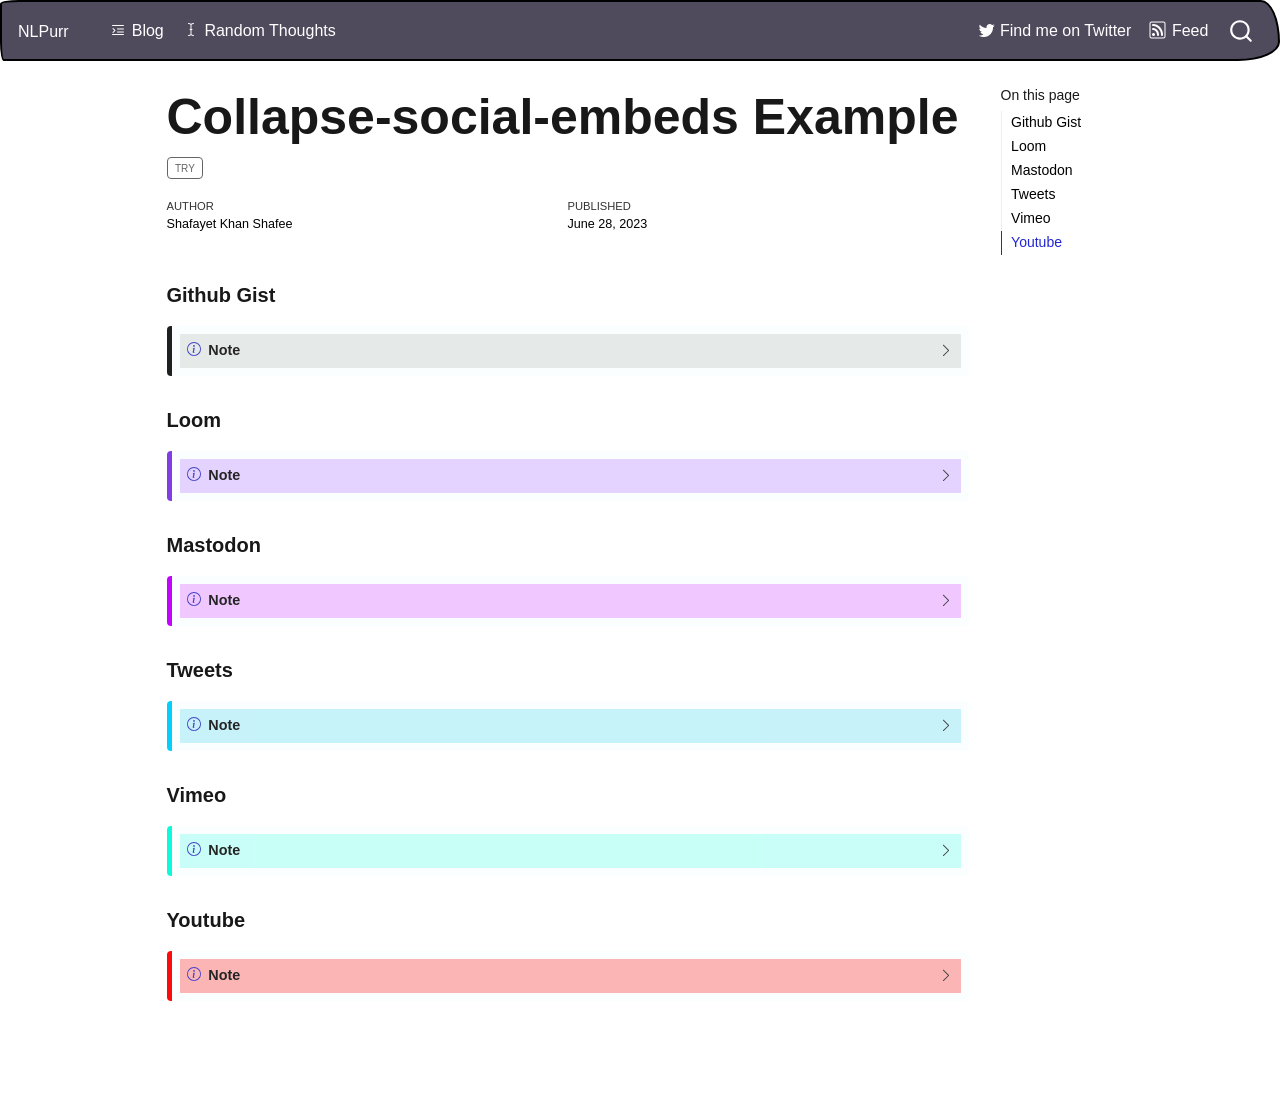
<file: posts/example_collapsible.html>
<!DOCTYPE html>
<html xmlns="http://www.w3.org/1999/xhtml" lang="en" xml:lang="en"><head>

<meta charset="utf-8">
<meta name="generator" content="quarto-1.3.433">

<meta name="viewport" content="width=device-width, initial-scale=1.0, user-scalable=yes">

<meta name="author" content="Shafayet Khan Shafee">
<meta name="dcterms.date" content="2023-06-28">

<title>Collapse-social-embeds Example</title>
<style>
code{white-space: pre-wrap;}
span.smallcaps{font-variant: small-caps;}
div.columns{display: flex; gap: min(4vw, 1.5em);}
div.column{flex: auto; overflow-x: auto;}
div.hanging-indent{margin-left: 1.5em; text-indent: -1.5em;}
ul.task-list{list-style: none;}
ul.task-list li input[type="checkbox"] {
  width: 0.8em;
  margin: 0 0.8em 0.2em -1em; /* quarto-specific, see https://github.com/quarto-dev/quarto-cli/issues/4556 */ 
  vertical-align: middle;
}
</style>


<script src="../site_libs/quarto-nav/quarto-nav.js"></script>
<script src="../site_libs/clipboard/clipboard.min.js"></script>
<script src="../site_libs/quarto-search/autocomplete.umd.js"></script>
<script src="../site_libs/quarto-search/fuse.min.js"></script>
<script src="../site_libs/quarto-search/quarto-search.js"></script>
<meta name="quarto:offset" content="../">
<link href="../favicon.ico" rel="icon">
<script src="../site_libs/quarto-html/quarto.js"></script>
<script src="../site_libs/quarto-html/popper.min.js"></script>
<script src="../site_libs/quarto-html/tippy.umd.min.js"></script>
<script src="../site_libs/quarto-html/anchor.min.js"></script>
<link href="../site_libs/quarto-html/tippy.css" rel="stylesheet">
<link href="../site_libs/quarto-html/quarto-syntax-highlighting.css" rel="stylesheet" id="quarto-text-highlighting-styles">
<script src="../site_libs/bootstrap/bootstrap.min.js"></script>
<link href="../site_libs/bootstrap/bootstrap-icons.css" rel="stylesheet">
<link href="../site_libs/bootstrap/bootstrap.min.css" rel="stylesheet" id="quarto-bootstrap" data-mode="light">
<link href="../site_libs/quarto-contrib/collapse-social-embeds-1.0.0/collapse.css" rel="stylesheet">
<script id="quarto-search-options" type="application/json">{
  "location": "navbar",
  "copy-button": false,
  "collapse-after": 3,
  "panel-placement": "end",
  "type": "overlay",
  "limit": 20,
  "language": {
    "search-no-results-text": "No results",
    "search-matching-documents-text": "matching documents",
    "search-copy-link-title": "Copy link to search",
    "search-hide-matches-text": "Hide additional matches",
    "search-more-match-text": "more match in this document",
    "search-more-matches-text": "more matches in this document",
    "search-clear-button-title": "Clear",
    "search-detached-cancel-button-title": "Cancel",
    "search-submit-button-title": "Submit",
    "search-label": "Search"
  }
}</script>
<script type="application/json" class="js-hypothesis-config">
{
  "theme": "clean",
  "openSidebar": false,
  "showHighlights": "whenSidebarOpen"
}
</script>
<script async="" src="https://hypothes.is/embed.js"></script>
<script>
    
</script>


<meta property="og:title" content="Collapse-social-embeds Example">
<meta property="og:site-name" content="NLPurr">
<meta name="twitter:title" content="Collapse-social-embeds Example">
<meta name="twitter:creator" content="@NLPurr">
<meta name="twitter:site" content="@NLPurr">
<meta name="twitter:card" content="summary">
</head>

<body class="nav-fixed">

<div id="quarto-search-results"></div>
  <header id="quarto-header" class="headroom fixed-top">
    <nav class="navbar navbar-expand-lg navbar-dark ">
      <div class="navbar-container container-fluid">
      <div class="navbar-brand-container">
    <a class="navbar-brand" href="../index.html">
    <span class="navbar-title">NLPurr</span>
    </a>
  </div>
            <div id="quarto-search" class="" title="Search"></div>
          <button class="navbar-toggler" type="button" data-bs-toggle="collapse" data-bs-target="#navbarCollapse" aria-controls="navbarCollapse" aria-expanded="false" aria-label="Toggle navigation" onclick="if (window.quartoToggleHeadroom) { window.quartoToggleHeadroom(); }">
  <span class="navbar-toggler-icon"></span>
</button>
          <div class="collapse navbar-collapse" id="navbarCollapse">
            <ul class="navbar-nav navbar-nav-scroll me-auto">
  <li class="nav-item">
    <a class="nav-link" href="../posts/index.html" rel="" target=""><i class="bi bi-text-indent-left" role="img">
</i> 
 <span class="menu-text">Blog</span></a>
  </li>  
  <li class="nav-item">
    <a class="nav-link" href="../stream/index.html" rel="" target=""><i class="bi bi-cursor-text" role="img">
</i> 
 <span class="menu-text">Random Thoughts</span></a>
  </li>  
</ul>
            <ul class="navbar-nav navbar-nav-scroll ms-auto">
  <li class="nav-item">
    <a class="nav-link" href="https://twitter.com/NLPurr" rel="" target=""><i class="bi bi-twitter" role="img">
</i> 
 <span class="menu-text">Find me on Twitter</span></a>
  </li>  
  <li class="nav-item">
    <a class="nav-link" href="../posts/index.xml" rel="" target=""><i class="bi bi-rss" role="img">
</i> 
 <span class="menu-text">Feed</span></a>
  </li>  
</ul>
            <div class="quarto-navbar-tools">
</div>
          </div> <!-- /navcollapse -->
      </div> <!-- /container-fluid -->
    </nav>
</header>
<!-- content -->
<div id="quarto-content" class="quarto-container page-columns page-rows-contents page-layout-article page-navbar">
<!-- sidebar -->
<!-- margin-sidebar -->
    <div id="quarto-margin-sidebar" class="sidebar margin-sidebar">
        <nav id="TOC" role="doc-toc" class="toc-active">
    <h2 id="toc-title">On this page</h2>
   
  <ul>
  <li><a href="#github-gist" id="toc-github-gist" class="nav-link active" data-scroll-target="#github-gist">Github Gist</a></li>
  <li><a href="#loom" id="toc-loom" class="nav-link" data-scroll-target="#loom">Loom</a></li>
  <li><a href="#mastodon" id="toc-mastodon" class="nav-link" data-scroll-target="#mastodon">Mastodon</a></li>
  <li><a href="#tweets" id="toc-tweets" class="nav-link" data-scroll-target="#tweets">Tweets</a></li>
  <li><a href="#vimeo" id="toc-vimeo" class="nav-link" data-scroll-target="#vimeo">Vimeo</a></li>
  <li><a href="#youtube" id="toc-youtube" class="nav-link" data-scroll-target="#youtube">Youtube</a></li>
  </ul>
</nav>
    </div>
<!-- main -->
<main class="content" id="quarto-document-content">

<header id="title-block-header" class="quarto-title-block default">
<div class="quarto-title">
<h1 class="title">Collapse-social-embeds Example</h1>
  <div class="quarto-categories">
    <div class="quarto-category">Try</div>
  </div>
  </div>



<div class="quarto-title-meta">

    <div>
    <div class="quarto-title-meta-heading">Author</div>
    <div class="quarto-title-meta-contents">
             <p>Shafayet Khan Shafee </p>
          </div>
  </div>
    
    <div>
    <div class="quarto-title-meta-heading">Published</div>
    <div class="quarto-title-meta-contents">
      <p class="date">June 28, 2023</p>
    </div>
  </div>
  
    
  </div>
  

</header>

<section id="github-gist" class="level3">
<h3 class="anchored" data-anchor-id="github-gist">Github Gist</h3>
<div class="gist">
<div class="callout callout-style-default callout-note callout-titled">
<div class="callout-header d-flex align-content-center" data-bs-toggle="collapse" data-bs-target=".callout-1-contents" aria-controls="callout-1" aria-expanded="false" aria-label="Toggle callout">
<div class="callout-icon-container">
<i class="callout-icon"></i>
</div>
<div class="callout-title-container flex-fill">
Note
</div>
<div class="callout-btn-toggle d-inline-block border-0 py-1 ps-1 pe-0 float-end"><i class="callout-toggle"></i></div>
</div>
<div id="callout-1" class="callout-1-contents callout-collapse collapse">
<div class="callout-body-container callout-body">
<script src="https://gist.github.com/tarleb/852f6ae98764bea56aeeac979f3c17be.js"></script>
</div>
</div>
</div>
</div>
</section>
<section id="loom" class="level3">
<h3 class="anchored" data-anchor-id="loom">Loom</h3>
<div class="loom">
<div class="callout callout-style-default callout-note callout-titled">
<div class="callout-header d-flex align-content-center" data-bs-toggle="collapse" data-bs-target=".callout-2-contents" aria-controls="callout-2" aria-expanded="false" aria-label="Toggle callout">
<div class="callout-icon-container">
<i class="callout-icon"></i>
</div>
<div class="callout-title-container flex-fill">
Note
</div>
<div class="callout-btn-toggle d-inline-block border-0 py-1 ps-1 pe-0 float-end"><i class="callout-toggle"></i></div>
</div>
<div id="callout-2" class="callout-2-contents callout-collapse collapse">
<div class="callout-body-container callout-body">
<div style="position: relative; padding-bottom: 56.25%; height: 0;"><iframe src="https://www.loom.com/embed/8619b03224f74282b6d56cbedbcd3fc6" frameborder="0" webkitallowfullscreen="" mozallowfullscreen="" allowfullscreen="" style="position: absolute; top: 0; left: 0; width: 100%; height: 100%;"></iframe></div>
</div>
</div>
</div>
</div>
</section>
<section id="mastodon" class="level3">
<h3 class="anchored" data-anchor-id="mastodon">Mastodon</h3>
<div class="mstd">
<div class="callout callout-style-default callout-note callout-titled">
<div class="callout-header d-flex align-content-center" data-bs-toggle="collapse" data-bs-target=".callout-3-contents" aria-controls="callout-3" aria-expanded="false" aria-label="Toggle callout">
<div class="callout-icon-container">
<i class="callout-icon"></i>
</div>
<div class="callout-title-container flex-fill">
Note
</div>
<div class="callout-btn-toggle d-inline-block border-0 py-1 ps-1 pe-0 float-end"><i class="callout-toggle"></i></div>
</div>
<div id="callout-3" class="callout-3-contents callout-collapse collapse">
<div class="callout-body-container callout-body">
<div style="position: relative; padding-bottom: 56.25%; height: 0;"> <iframe src="https://fosstodon.org/@pandoc/109712438144865859/embed" class="mastodon-embed" style="max-width: 100%; border: 0;" width="100%" height="400" allowfullscreen="allowfullscreen"></iframe><script src="https://mastodon.social/embed.js" async="async"></script></div>
</div>
</div>
</div>
</div>
</section>
<section id="tweets" class="level3">
<h3 class="anchored" data-anchor-id="tweets">Tweets</h3>
<div class="tweet">
<div class="callout callout-style-default callout-note callout-titled">
<div class="callout-header d-flex align-content-center" data-bs-toggle="collapse" data-bs-target=".callout-4-contents" aria-controls="callout-4" aria-expanded="false" aria-label="Toggle callout">
<div class="callout-icon-container">
<i class="callout-icon"></i>
</div>
<div class="callout-title-container flex-fill">
Note
</div>
<div class="callout-btn-toggle d-inline-block border-0 py-1 ps-1 pe-0 float-end"><i class="callout-toggle"></i></div>
</div>
<div id="callout-4" class="callout-4-contents callout-collapse collapse">
<div class="callout-body-container callout-body">
<div id="tweet-57827"></div><script>tweet={"url":"https:\/\/twitter.com\/pandoc_tips\/status\/1576105972103516160","author_name":"\uD83D\uDC18 @pandoc@fosstodon.org","author_url":"https:\/\/twitter.com\/pandoc_tips","html":"\u003Cblockquote class=\"twitter-tweet\" align=\"center\"\u003E\u003Cp lang=\"en\" dir=\"ltr\"\u003ECurrent and aspiring authors of Lua filters might benefit from the resources published by \u003Ca href=\"https:\/\/twitter.com\/quarto_pub?ref_src=twsrc%5Etfw\"\u003E@quarto_pub\u003C\/a\u003E, including many links to tutorials and a VS Code extension that supports type checking.\u003Ca href=\"https:\/\/t.co\/WeWzE8V5P2\"\u003Ehttps:\/\/t.co\/WeWzE8V5P2\u003C\/a\u003E\u003C\/p\u003E&mdash; \uD83D\uDC18 @pandoc@fosstodon.org (@pandoc_tips) \u003Ca href=\"https:\/\/twitter.com\/pandoc_tips\/status\/1576105972103516160?ref_src=twsrc%5Etfw\"\u003EOctober 1, 2022\u003C\/a\u003E\u003C\/blockquote\u003E\n\u003Cscript async src=\"https:\/\/platform.twitter.com\/widgets.js\" charset=\"utf-8\"\u003E\u003C\/script\u003E\n","width":550,"height":null,"type":"rich","cache_age":"3153600000","provider_name":"Twitter","provider_url":"https:\/\/twitter.com","version":"1.0"};document.getElementById("tweet-57827").innerHTML = tweet["html"];</script>
</div>
</div>
</div>
</div>
</section>
<section id="vimeo" class="level3">
<h3 class="anchored" data-anchor-id="vimeo">Vimeo</h3>
<div class="vimeo">
<div class="callout callout-style-default callout-note callout-titled">
<div class="callout-header d-flex align-content-center" data-bs-toggle="collapse" data-bs-target=".callout-5-contents" aria-controls="callout-5" aria-expanded="false" aria-label="Toggle callout">
<div class="callout-icon-container">
<i class="callout-icon"></i>
</div>
<div class="callout-title-container flex-fill">
Note
</div>
<div class="callout-btn-toggle d-inline-block border-0 py-1 ps-1 pe-0 float-end"><i class="callout-toggle"></i></div>
</div>
<div id="callout-5" class="callout-5-contents callout-collapse collapse">
<div class="callout-body-container callout-body">
<div style="position: relative; padding-bottom: 56.25%; height: 0; overflow: hidden;"> <iframe src="https://player.vimeo.com/video/783455878" style="position: absolute; top: 0; left: 0; width: 100%; height: 100%; border:0;" title="vimeo video" webkitallowfullscreen="" mozallowfullscreen="" allowfullscreen=""></iframe> </div> 
</div>
</div>
</div>
</div>
</section>
<section id="youtube" class="level3">
<h3 class="anchored" data-anchor-id="youtube">Youtube</h3>
<div class="youtube">
<div class="callout callout-style-default callout-note callout-titled">
<div class="callout-header d-flex align-content-center" data-bs-toggle="collapse" data-bs-target=".callout-6-contents" aria-controls="callout-6" aria-expanded="false" aria-label="Toggle callout">
<div class="callout-icon-container">
<i class="callout-icon"></i>
</div>
<div class="callout-title-container flex-fill">
Note
</div>
<div class="callout-btn-toggle d-inline-block border-0 py-1 ps-1 pe-0 float-end"><i class="callout-toggle"></i></div>
</div>
<div id="callout-6" class="callout-6-contents callout-collapse collapse">
<div class="callout-body-container callout-body">
<div id="youtube-frame" style="position: relative; padding-bottom: 56.25%; /* 16:9 */ height: 0;"><iframe width="100%" height="" style="position: absolute; top: 0; left: 0; width: 100%; height: 100%;" src="https://www.youtube.com/embed/mrvhk2XUfWo" frameborder="0" allow="accelerometer; autoplay; clipboard-write; encrypted-media; gyroscope; picture-in-picture" allowfullscreen=""></iframe></div>
</div>
</div>
</div>
</div>


</section>

<a onclick="window.scrollTo(0, 0); return false;" role="button" id="quarto-back-to-top"><i class="bi bi-arrow-up"></i> Back to top</a></main> <!-- /main -->
<script id="quarto-html-after-body" type="application/javascript">
window.document.addEventListener("DOMContentLoaded", function (event) {
  const toggleBodyColorMode = (bsSheetEl) => {
    const mode = bsSheetEl.getAttribute("data-mode");
    const bodyEl = window.document.querySelector("body");
    if (mode === "dark") {
      bodyEl.classList.add("quarto-dark");
      bodyEl.classList.remove("quarto-light");
    } else {
      bodyEl.classList.add("quarto-light");
      bodyEl.classList.remove("quarto-dark");
    }
  }
  const toggleBodyColorPrimary = () => {
    const bsSheetEl = window.document.querySelector("link#quarto-bootstrap");
    if (bsSheetEl) {
      toggleBodyColorMode(bsSheetEl);
    }
  }
  toggleBodyColorPrimary();  
  const icon = "";
  const anchorJS = new window.AnchorJS();
  anchorJS.options = {
    placement: 'right',
    icon: icon
  };
  anchorJS.add('.anchored');
  const isCodeAnnotation = (el) => {
    for (const clz of el.classList) {
      if (clz.startsWith('code-annotation-')) {                     
        return true;
      }
    }
    return false;
  }
  const clipboard = new window.ClipboardJS('.code-copy-button', {
    text: function(trigger) {
      const codeEl = trigger.previousElementSibling.cloneNode(true);
      for (const childEl of codeEl.children) {
        if (isCodeAnnotation(childEl)) {
          childEl.remove();
        }
      }
      return codeEl.innerText;
    }
  });
  clipboard.on('success', function(e) {
    // button target
    const button = e.trigger;
    // don't keep focus
    button.blur();
    // flash "checked"
    button.classList.add('code-copy-button-checked');
    var currentTitle = button.getAttribute("title");
    button.setAttribute("title", "Copied!");
    let tooltip;
    if (window.bootstrap) {
      button.setAttribute("data-bs-toggle", "tooltip");
      button.setAttribute("data-bs-placement", "left");
      button.setAttribute("data-bs-title", "Copied!");
      tooltip = new bootstrap.Tooltip(button, 
        { trigger: "manual", 
          customClass: "code-copy-button-tooltip",
          offset: [0, -8]});
      tooltip.show();    
    }
    setTimeout(function() {
      if (tooltip) {
        tooltip.hide();
        button.removeAttribute("data-bs-title");
        button.removeAttribute("data-bs-toggle");
        button.removeAttribute("data-bs-placement");
      }
      button.setAttribute("title", currentTitle);
      button.classList.remove('code-copy-button-checked');
    }, 1000);
    // clear code selection
    e.clearSelection();
  });
  function tippyHover(el, contentFn) {
    const config = {
      allowHTML: true,
      content: contentFn,
      maxWidth: 500,
      delay: 100,
      arrow: false,
      appendTo: function(el) {
          return el.parentElement;
      },
      interactive: true,
      interactiveBorder: 10,
      theme: 'quarto',
      placement: 'bottom-start'
    };
    window.tippy(el, config); 
  }
  const noterefs = window.document.querySelectorAll('a[role="doc-noteref"]');
  for (var i=0; i<noterefs.length; i++) {
    const ref = noterefs[i];
    tippyHover(ref, function() {
      // use id or data attribute instead here
      let href = ref.getAttribute('data-footnote-href') || ref.getAttribute('href');
      try { href = new URL(href).hash; } catch {}
      const id = href.replace(/^#\/?/, "");
      const note = window.document.getElementById(id);
      return note.innerHTML;
    });
  }
      let selectedAnnoteEl;
      const selectorForAnnotation = ( cell, annotation) => {
        let cellAttr = 'data-code-cell="' + cell + '"';
        let lineAttr = 'data-code-annotation="' +  annotation + '"';
        const selector = 'span[' + cellAttr + '][' + lineAttr + ']';
        return selector;
      }
      const selectCodeLines = (annoteEl) => {
        const doc = window.document;
        const targetCell = annoteEl.getAttribute("data-target-cell");
        const targetAnnotation = annoteEl.getAttribute("data-target-annotation");
        const annoteSpan = window.document.querySelector(selectorForAnnotation(targetCell, targetAnnotation));
        const lines = annoteSpan.getAttribute("data-code-lines").split(",");
        const lineIds = lines.map((line) => {
          return targetCell + "-" + line;
        })
        let top = null;
        let height = null;
        let parent = null;
        if (lineIds.length > 0) {
            //compute the position of the single el (top and bottom and make a div)
            const el = window.document.getElementById(lineIds[0]);
            top = el.offsetTop;
            height = el.offsetHeight;
            parent = el.parentElement.parentElement;
          if (lineIds.length > 1) {
            const lastEl = window.document.getElementById(lineIds[lineIds.length - 1]);
            const bottom = lastEl.offsetTop + lastEl.offsetHeight;
            height = bottom - top;
          }
          if (top !== null && height !== null && parent !== null) {
            // cook up a div (if necessary) and position it 
            let div = window.document.getElementById("code-annotation-line-highlight");
            if (div === null) {
              div = window.document.createElement("div");
              div.setAttribute("id", "code-annotation-line-highlight");
              div.style.position = 'absolute';
              parent.appendChild(div);
            }
            div.style.top = top - 2 + "px";
            div.style.height = height + 4 + "px";
            let gutterDiv = window.document.getElementById("code-annotation-line-highlight-gutter");
            if (gutterDiv === null) {
              gutterDiv = window.document.createElement("div");
              gutterDiv.setAttribute("id", "code-annotation-line-highlight-gutter");
              gutterDiv.style.position = 'absolute';
              const codeCell = window.document.getElementById(targetCell);
              const gutter = codeCell.querySelector('.code-annotation-gutter');
              gutter.appendChild(gutterDiv);
            }
            gutterDiv.style.top = top - 2 + "px";
            gutterDiv.style.height = height + 4 + "px";
          }
          selectedAnnoteEl = annoteEl;
        }
      };
      const unselectCodeLines = () => {
        const elementsIds = ["code-annotation-line-highlight", "code-annotation-line-highlight-gutter"];
        elementsIds.forEach((elId) => {
          const div = window.document.getElementById(elId);
          if (div) {
            div.remove();
          }
        });
        selectedAnnoteEl = undefined;
      };
      // Attach click handler to the DT
      const annoteDls = window.document.querySelectorAll('dt[data-target-cell]');
      for (const annoteDlNode of annoteDls) {
        annoteDlNode.addEventListener('click', (event) => {
          const clickedEl = event.target;
          if (clickedEl !== selectedAnnoteEl) {
            unselectCodeLines();
            const activeEl = window.document.querySelector('dt[data-target-cell].code-annotation-active');
            if (activeEl) {
              activeEl.classList.remove('code-annotation-active');
            }
            selectCodeLines(clickedEl);
            clickedEl.classList.add('code-annotation-active');
          } else {
            // Unselect the line
            unselectCodeLines();
            clickedEl.classList.remove('code-annotation-active');
          }
        });
      }
  const findCites = (el) => {
    const parentEl = el.parentElement;
    if (parentEl) {
      const cites = parentEl.dataset.cites;
      if (cites) {
        return {
          el,
          cites: cites.split(' ')
        };
      } else {
        return findCites(el.parentElement)
      }
    } else {
      return undefined;
    }
  };
  var bibliorefs = window.document.querySelectorAll('a[role="doc-biblioref"]');
  for (var i=0; i<bibliorefs.length; i++) {
    const ref = bibliorefs[i];
    const citeInfo = findCites(ref);
    if (citeInfo) {
      tippyHover(citeInfo.el, function() {
        var popup = window.document.createElement('div');
        citeInfo.cites.forEach(function(cite) {
          var citeDiv = window.document.createElement('div');
          citeDiv.classList.add('hanging-indent');
          citeDiv.classList.add('csl-entry');
          var biblioDiv = window.document.getElementById('ref-' + cite);
          if (biblioDiv) {
            citeDiv.innerHTML = biblioDiv.innerHTML;
          }
          popup.appendChild(citeDiv);
        });
        return popup.innerHTML;
      });
    }
  }
});
</script>
<script src="https://giscus.app/client.js" data-repo="nlpurr/nlpurr.github.io" data-repo-id="R_kgDOJo8TQA" data-category="Announcements" data-category-id="DIC_kwDOJo8TQM4CW3Zf" data-mapping="pathname" data-reactions-enabled="1" data-emit-metadata="0" data-input-position="top" data-theme="light" data-lang="en" crossorigin="anonymous" data-loading="lazy" async="">
</script>
</div> <!-- /content -->



</body></html>
</file>
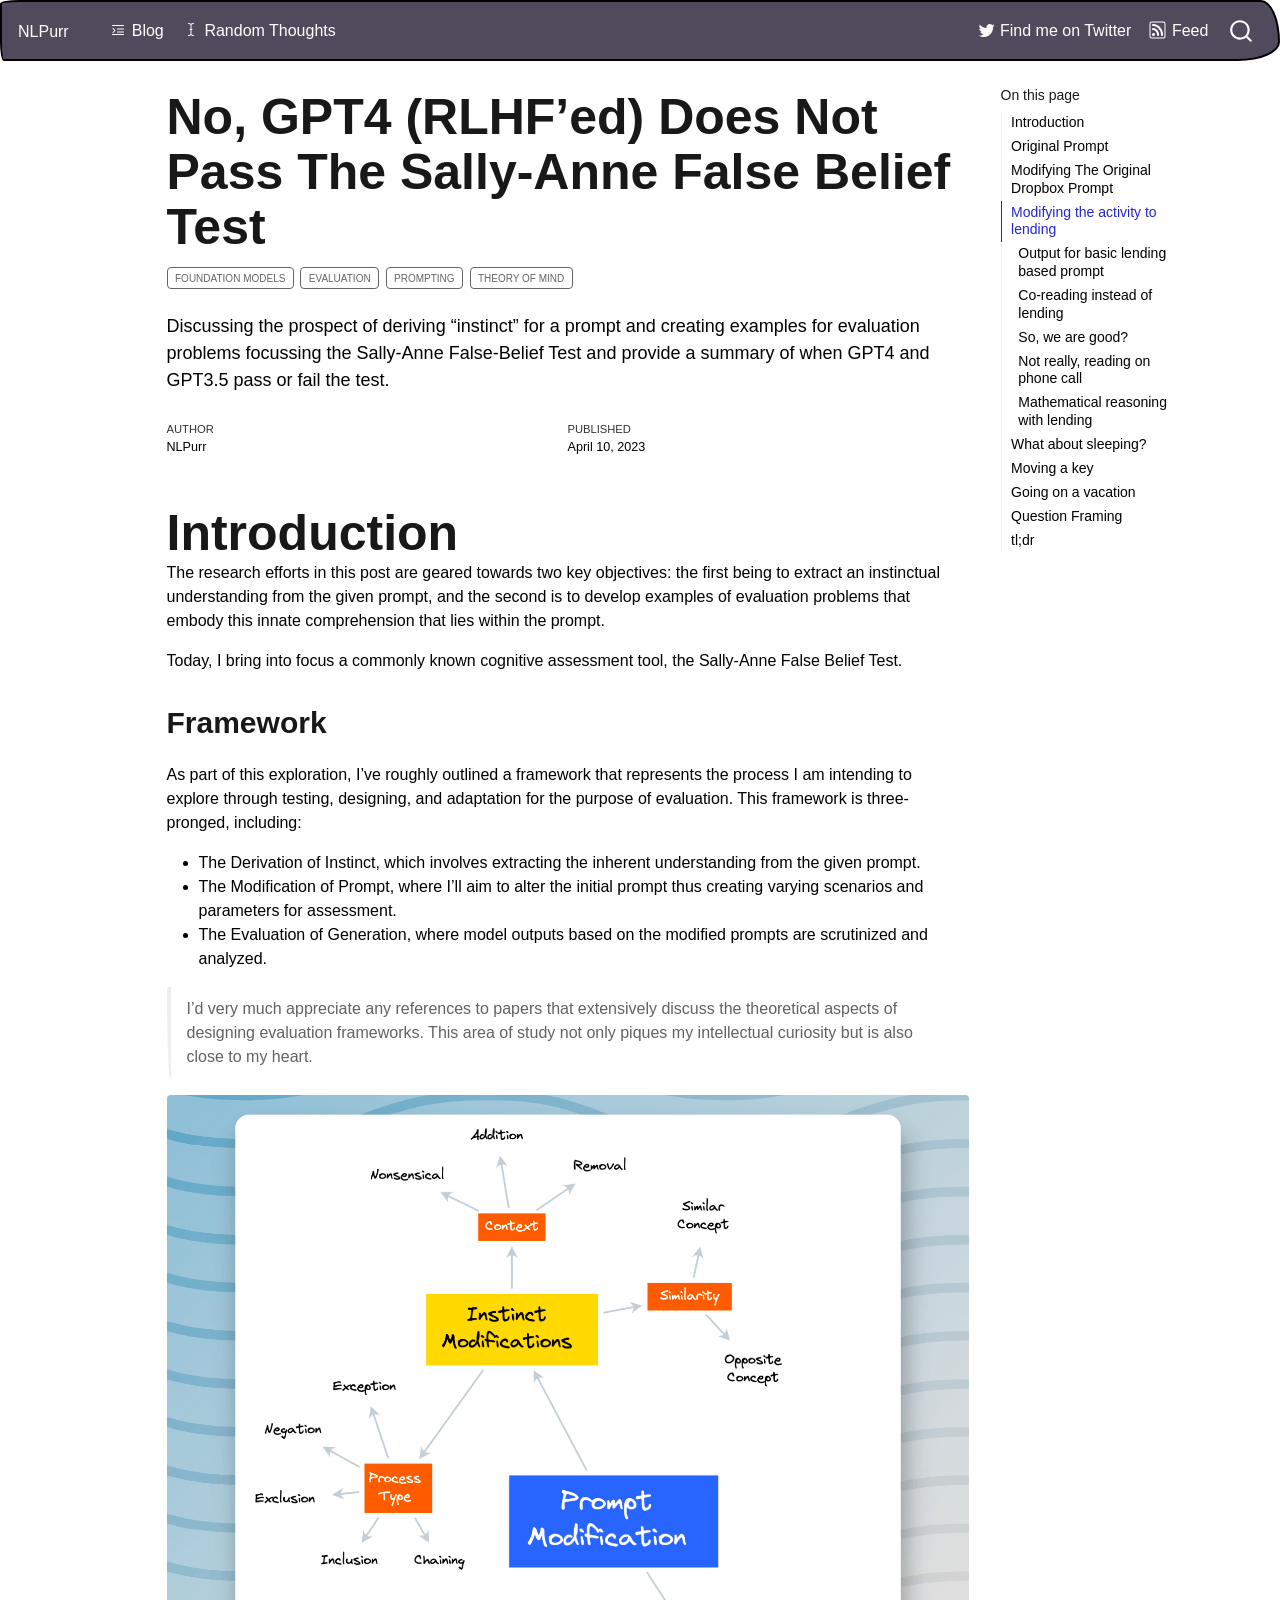
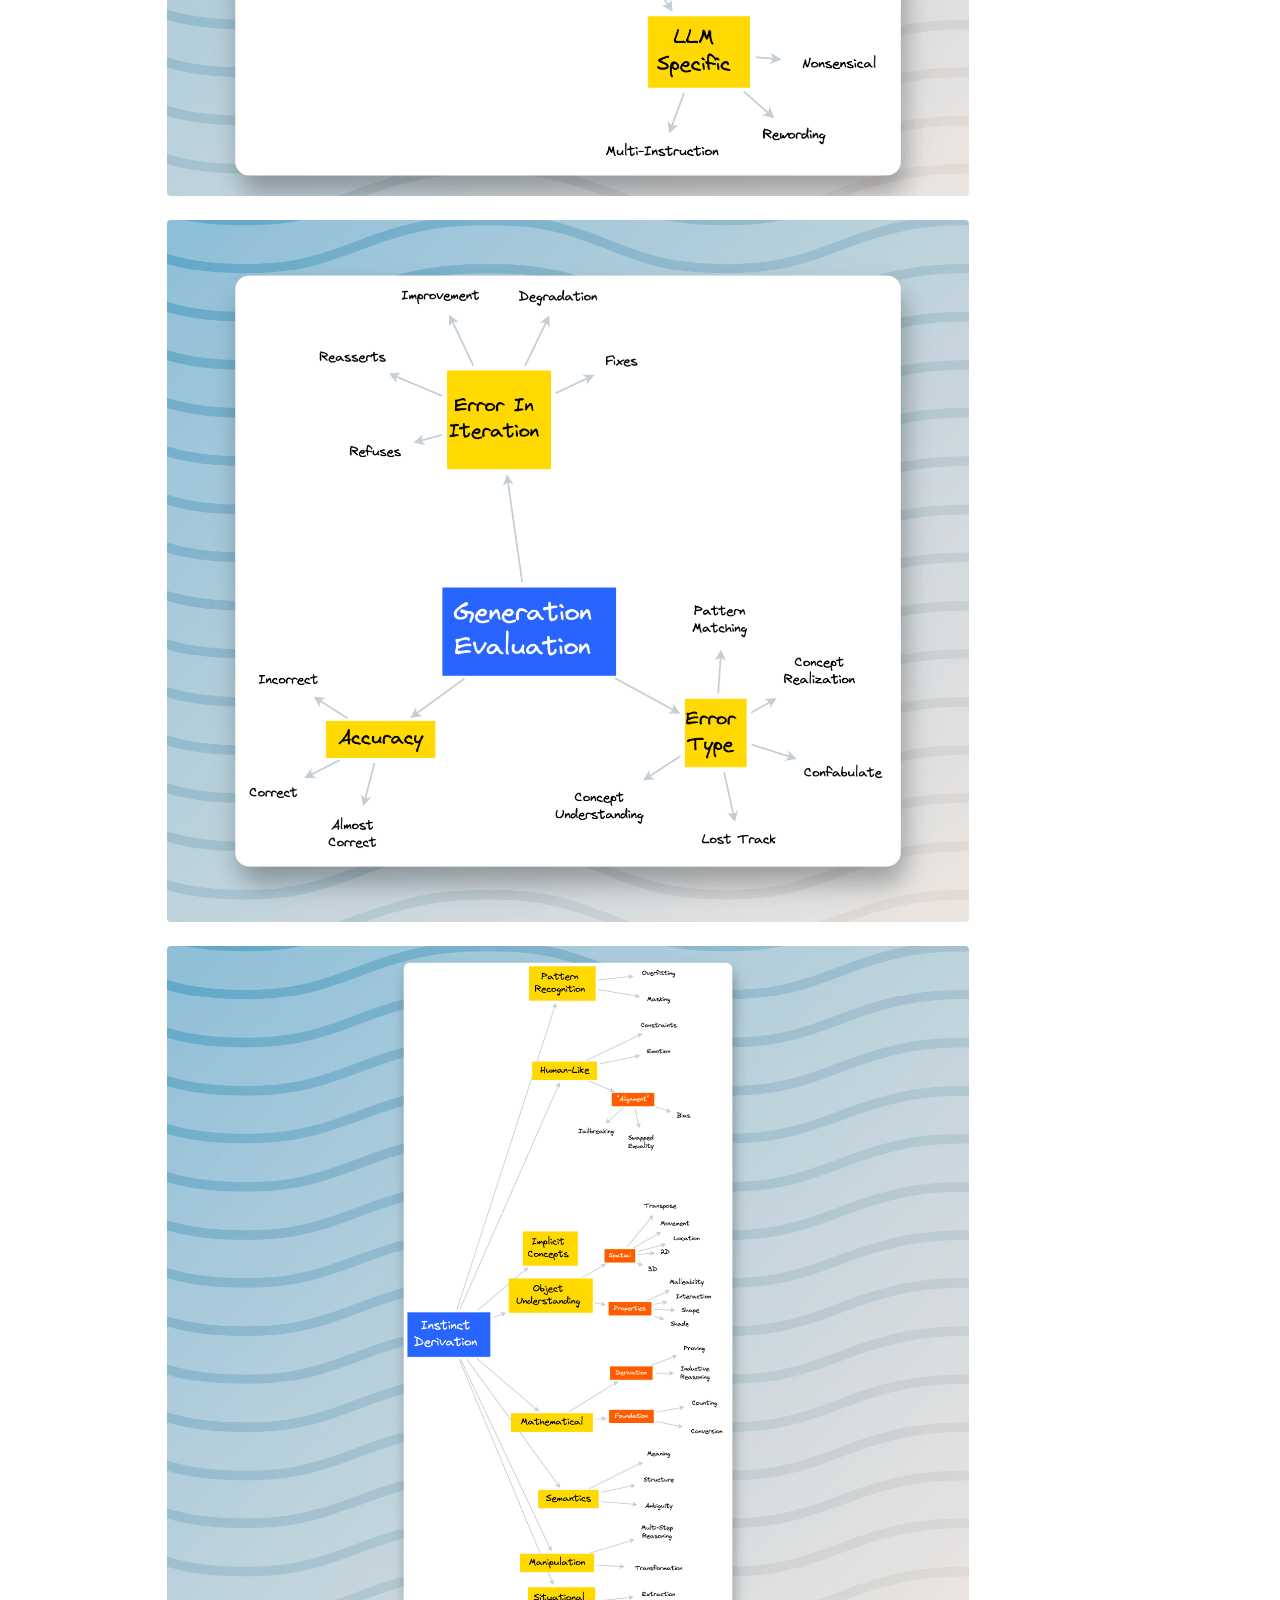
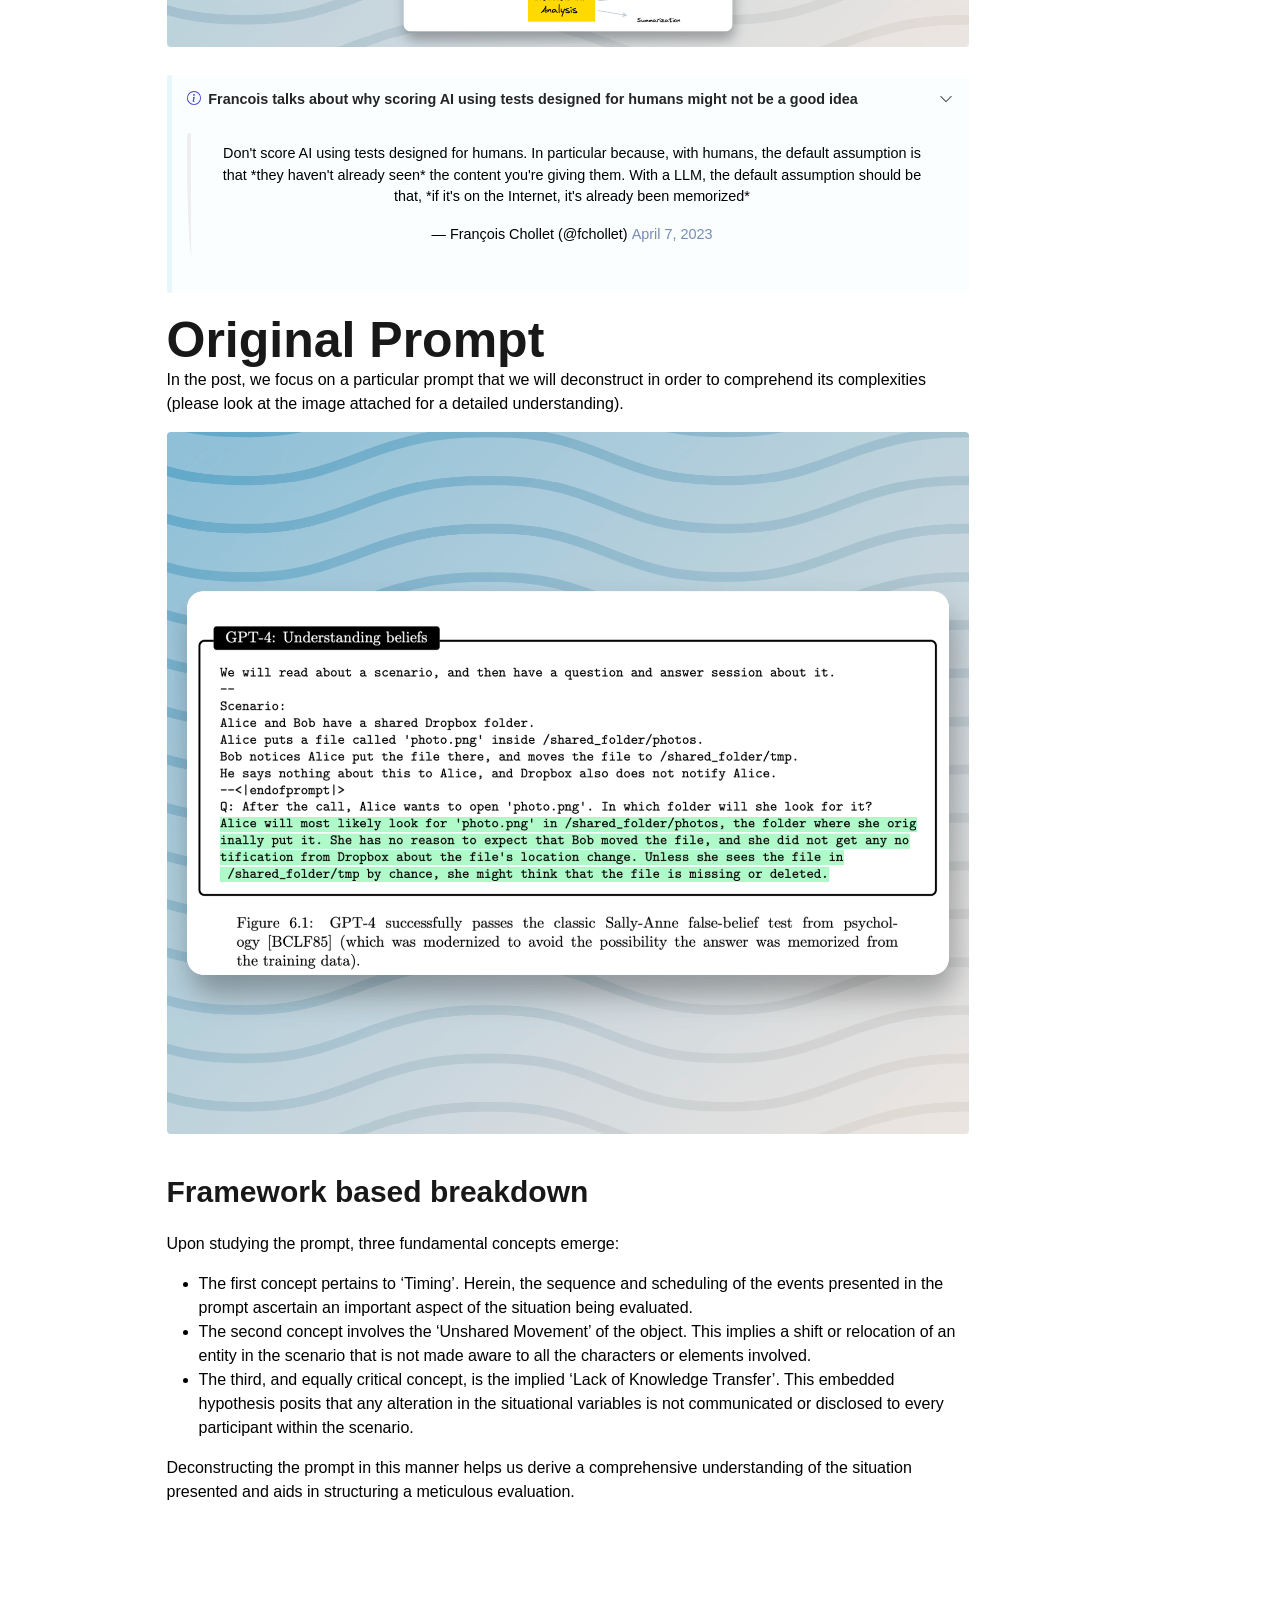
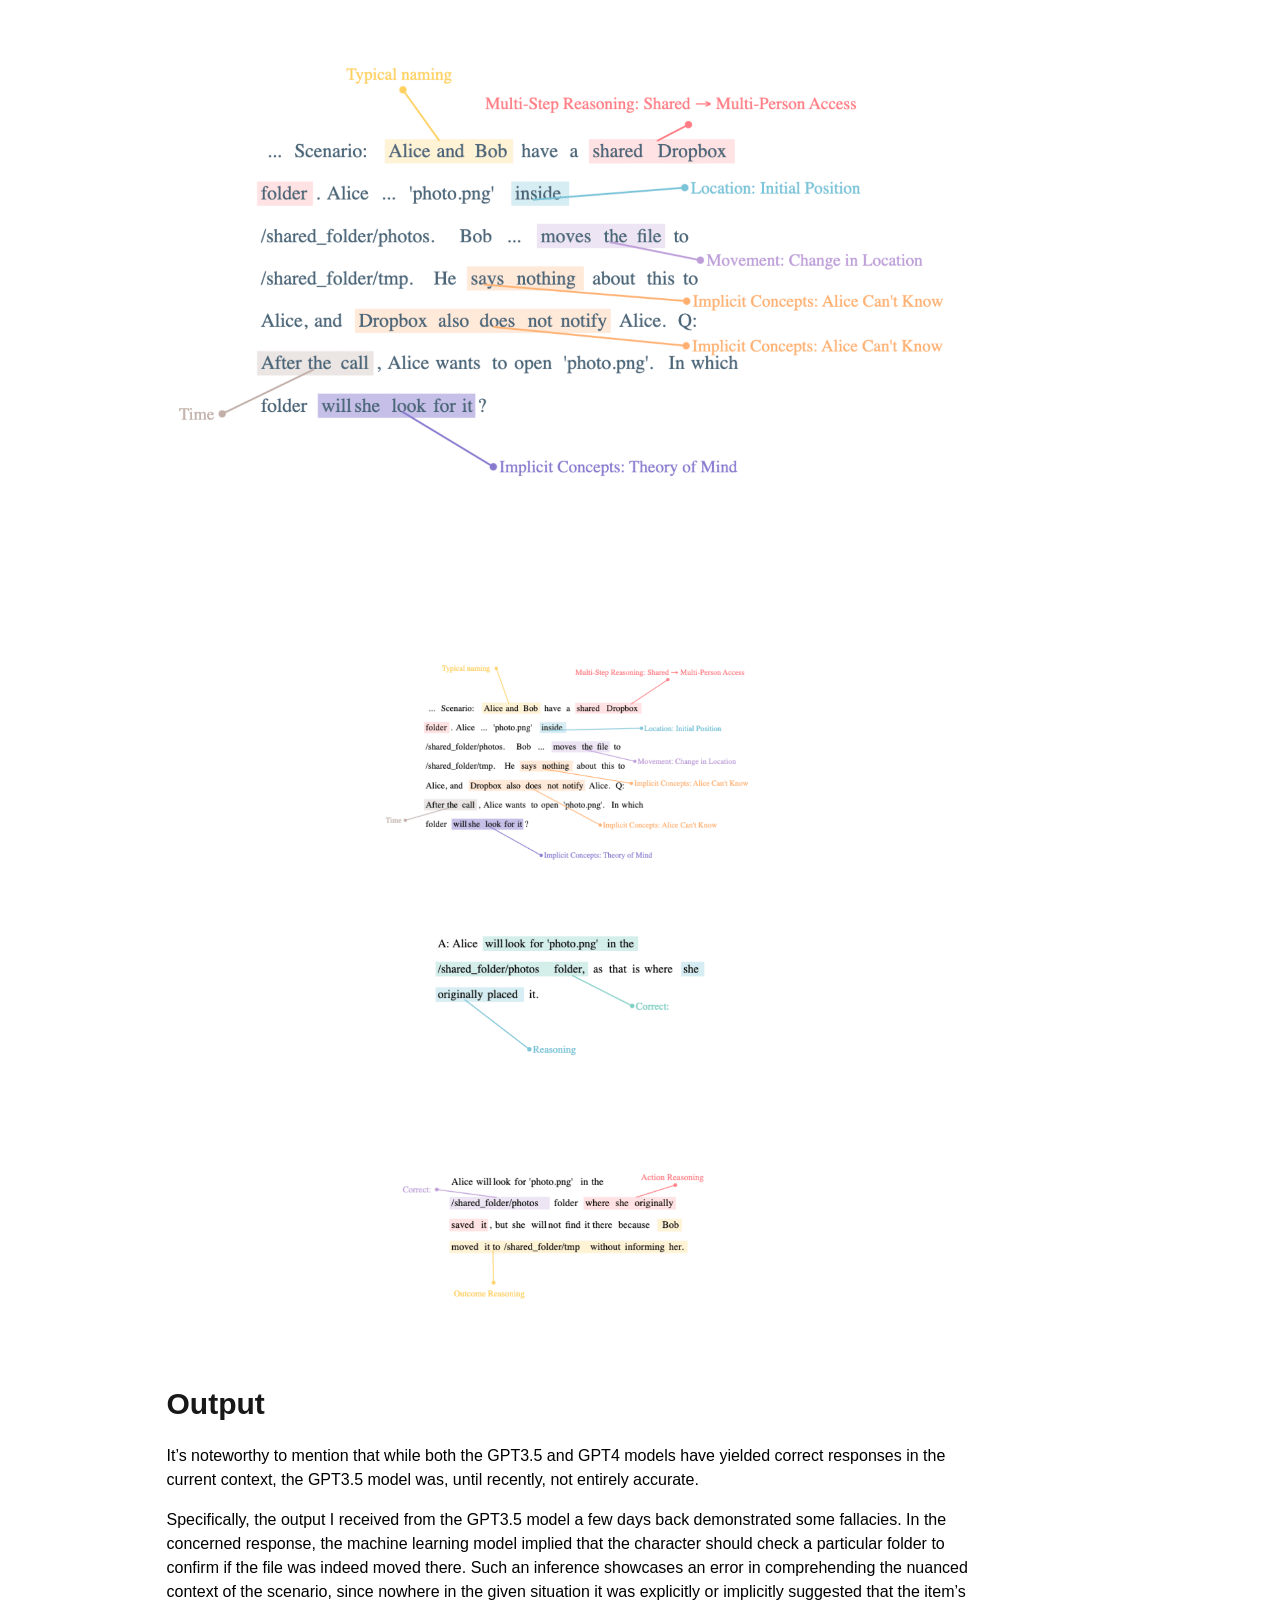
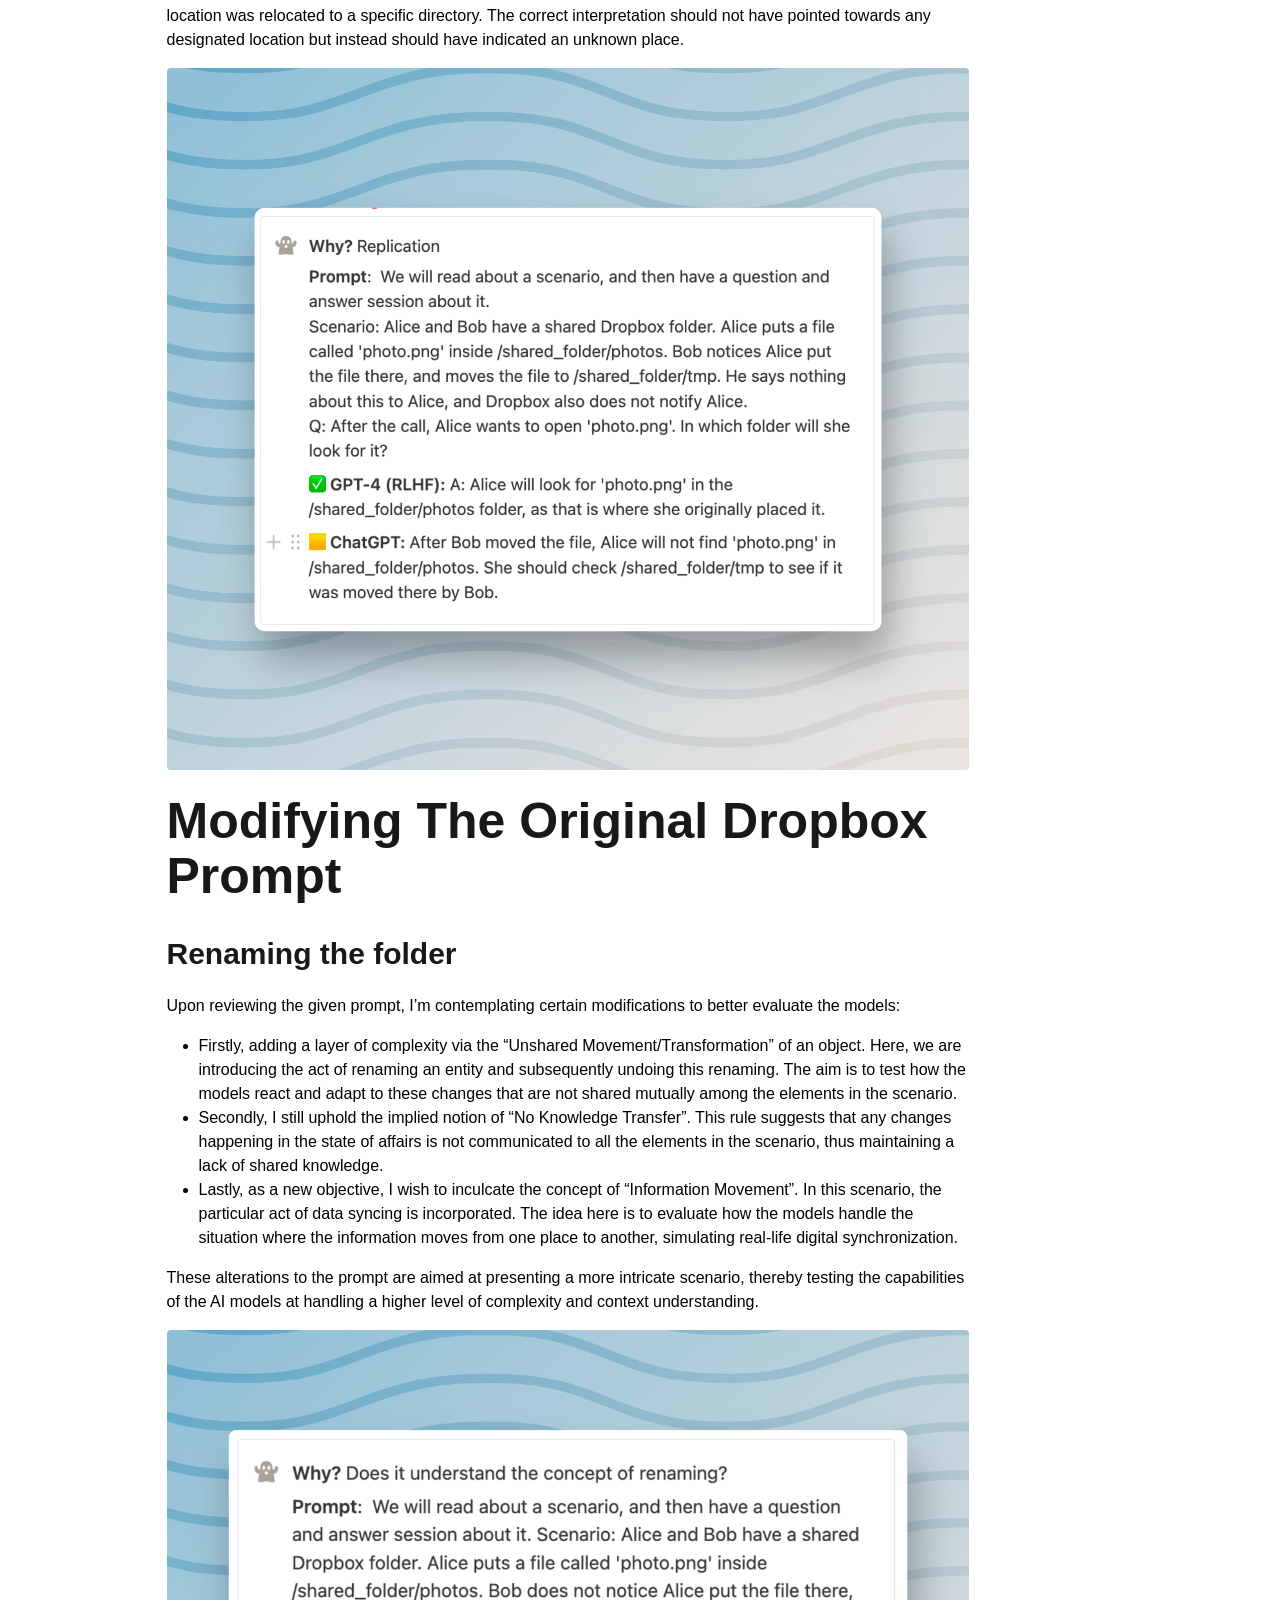
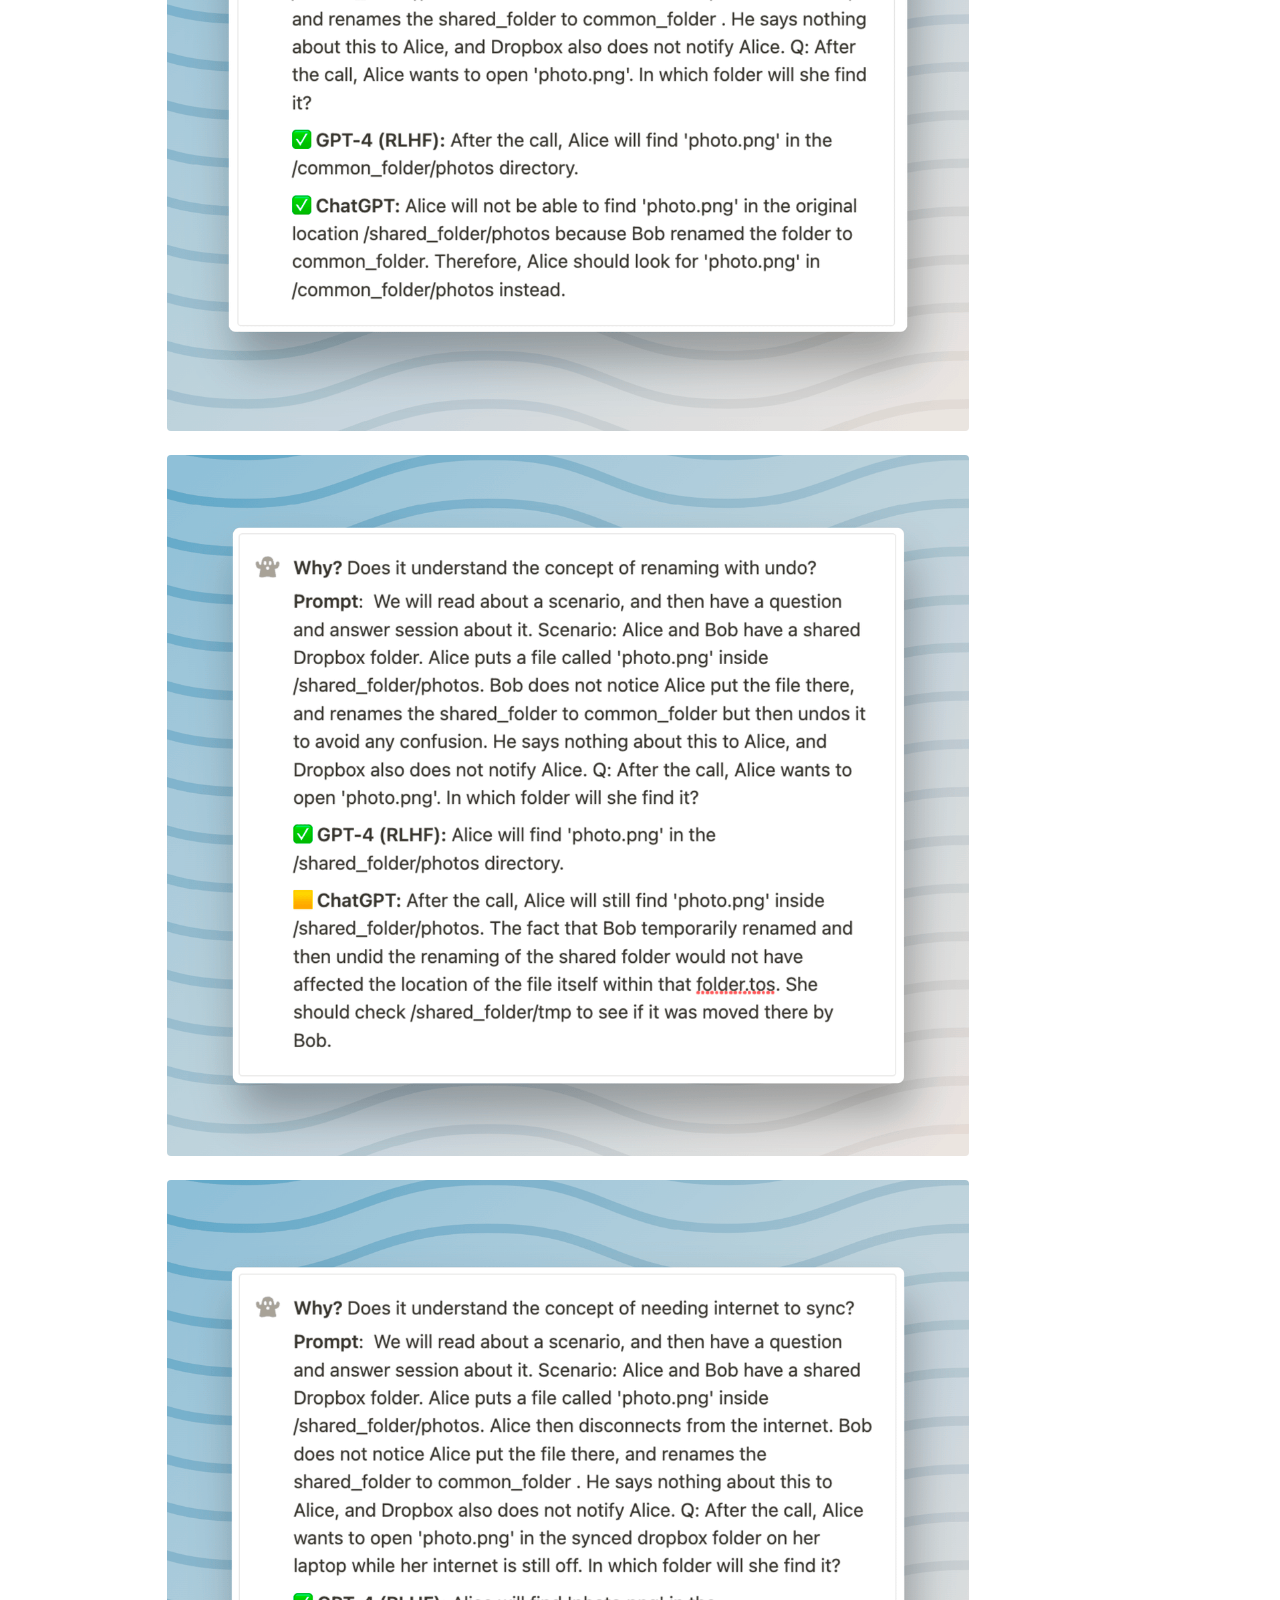
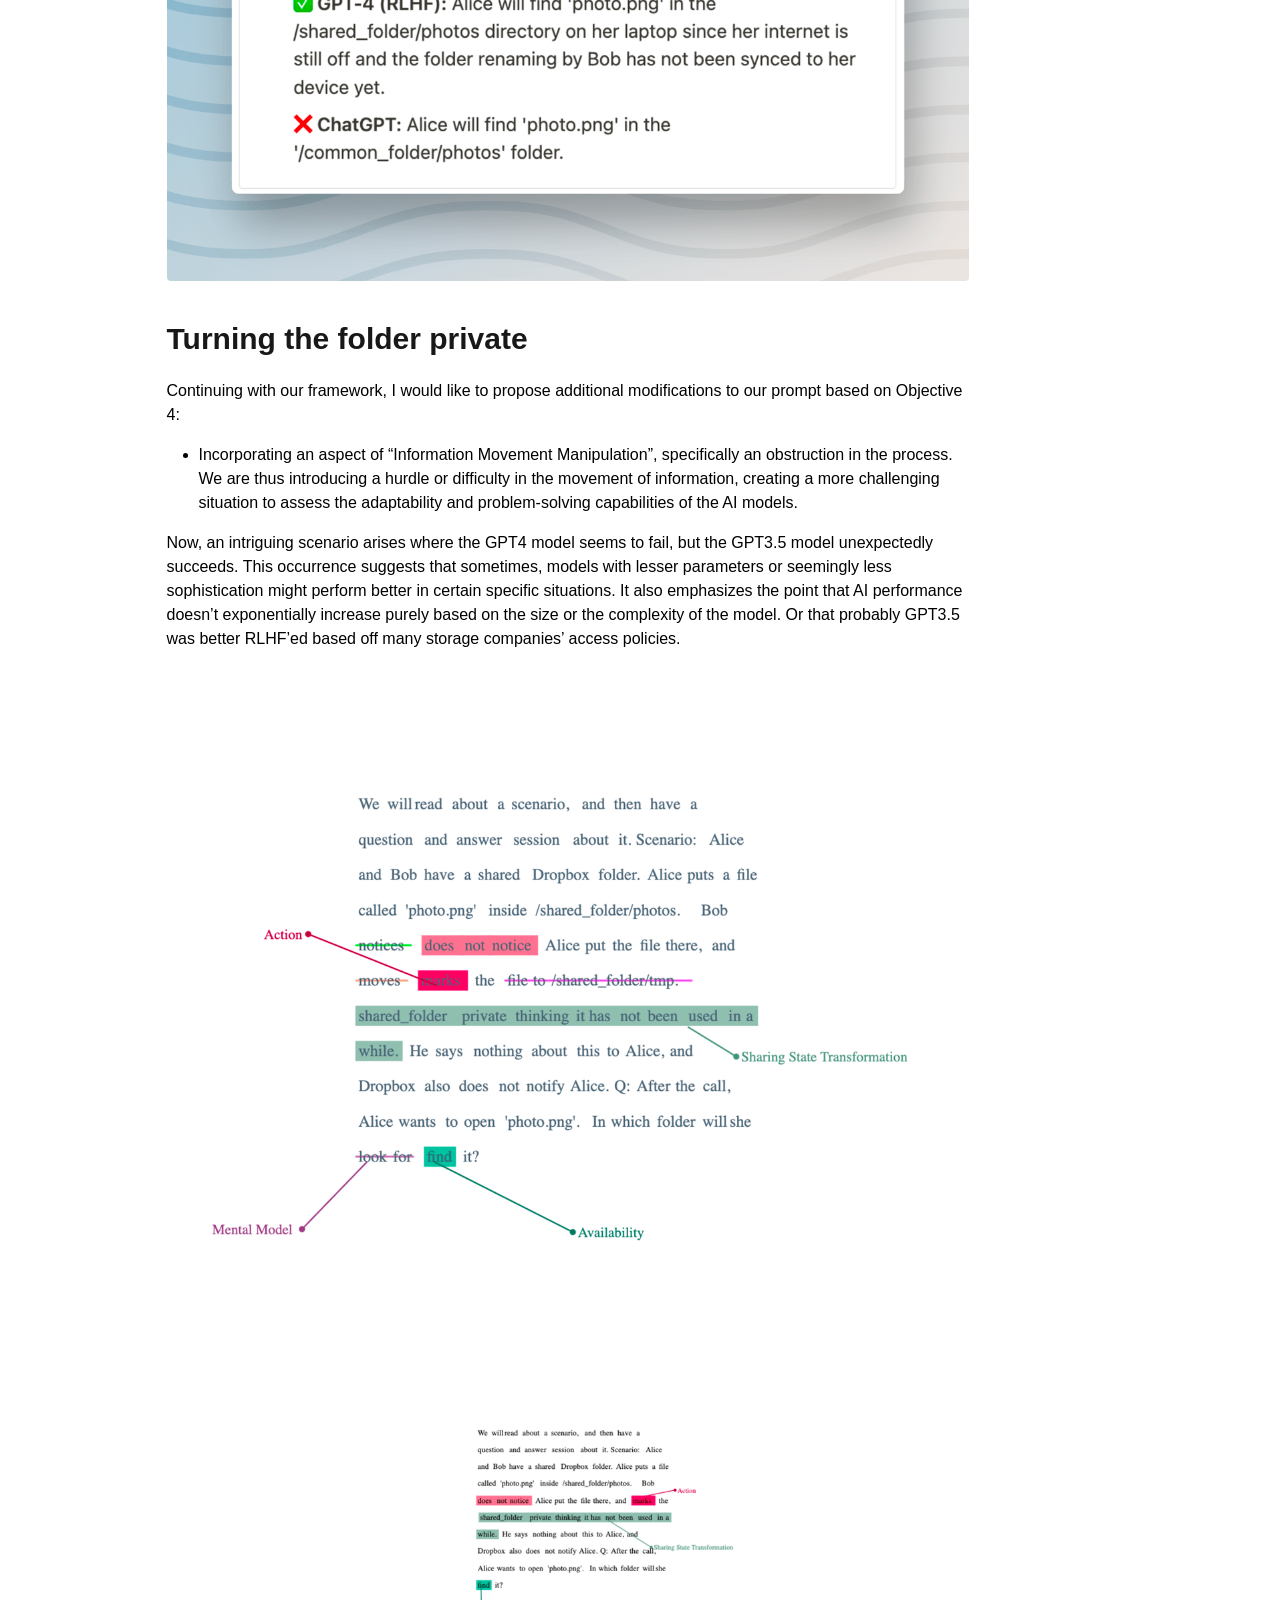
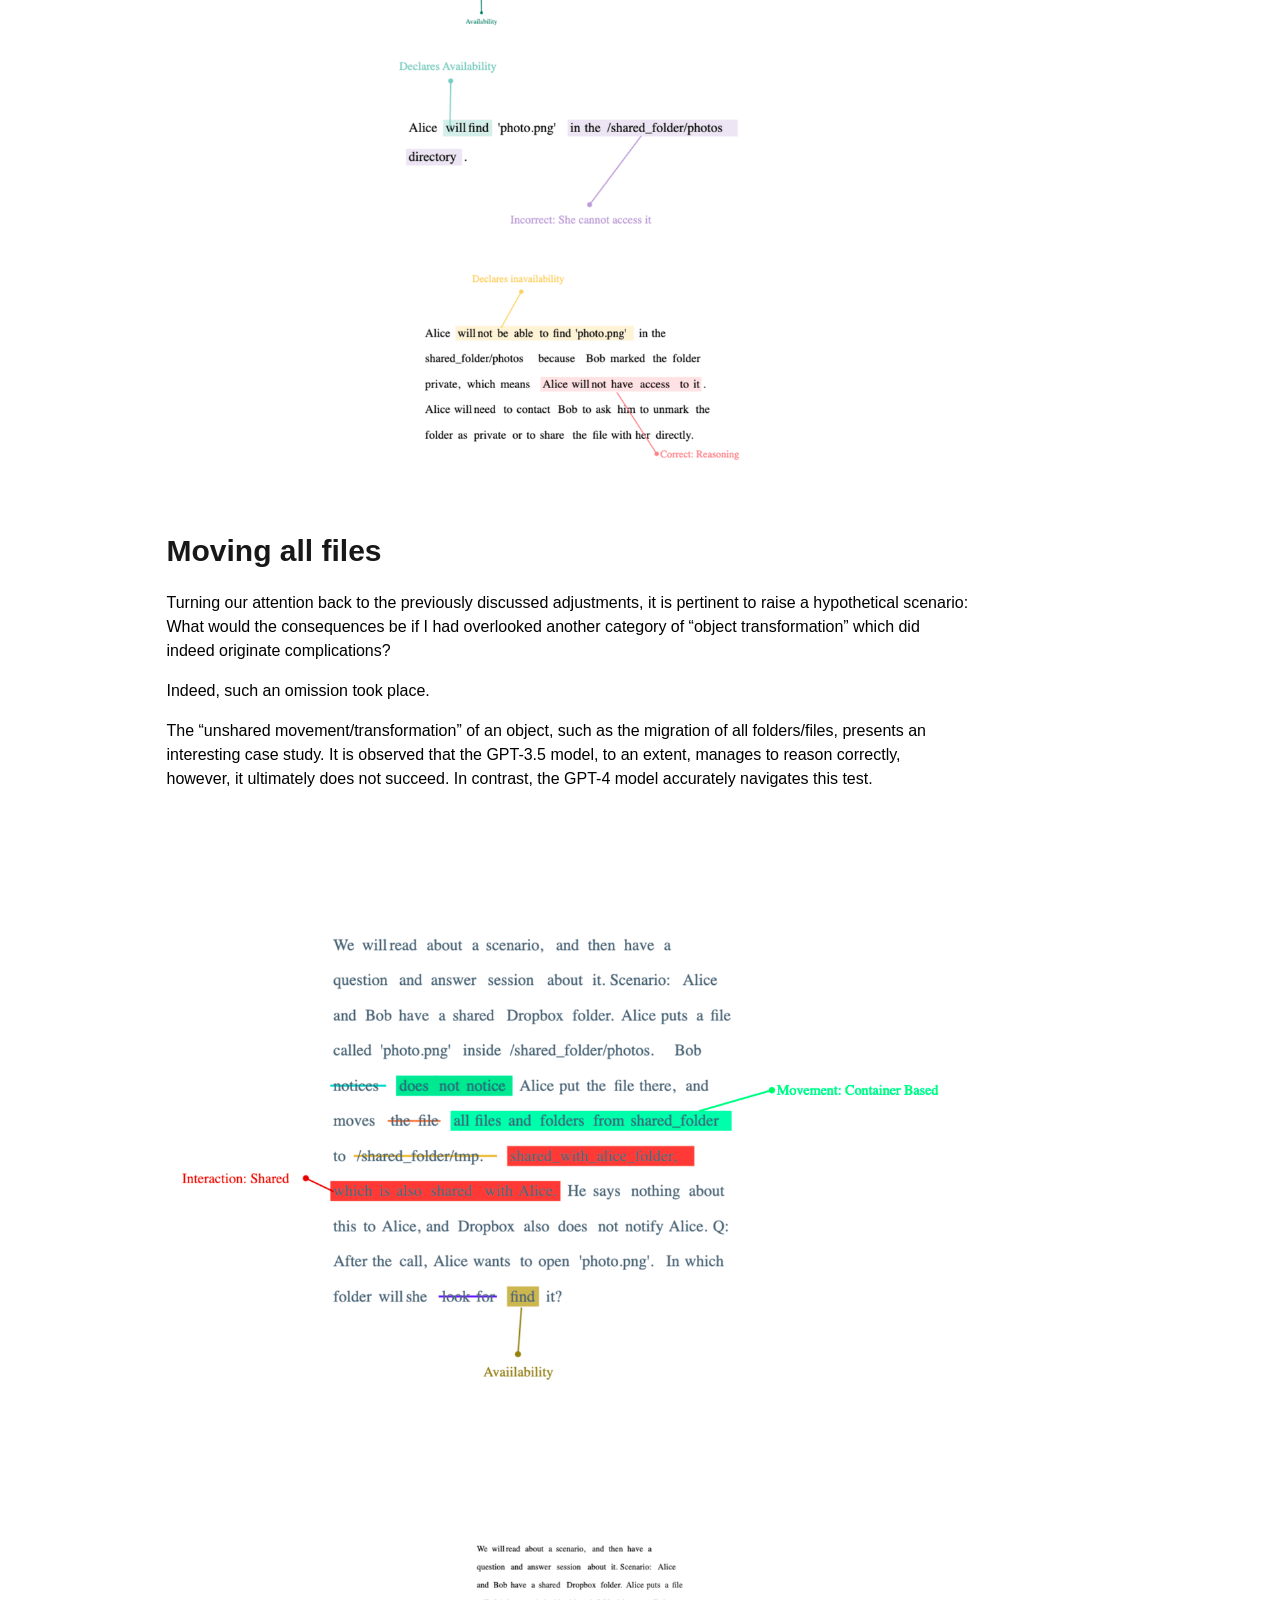
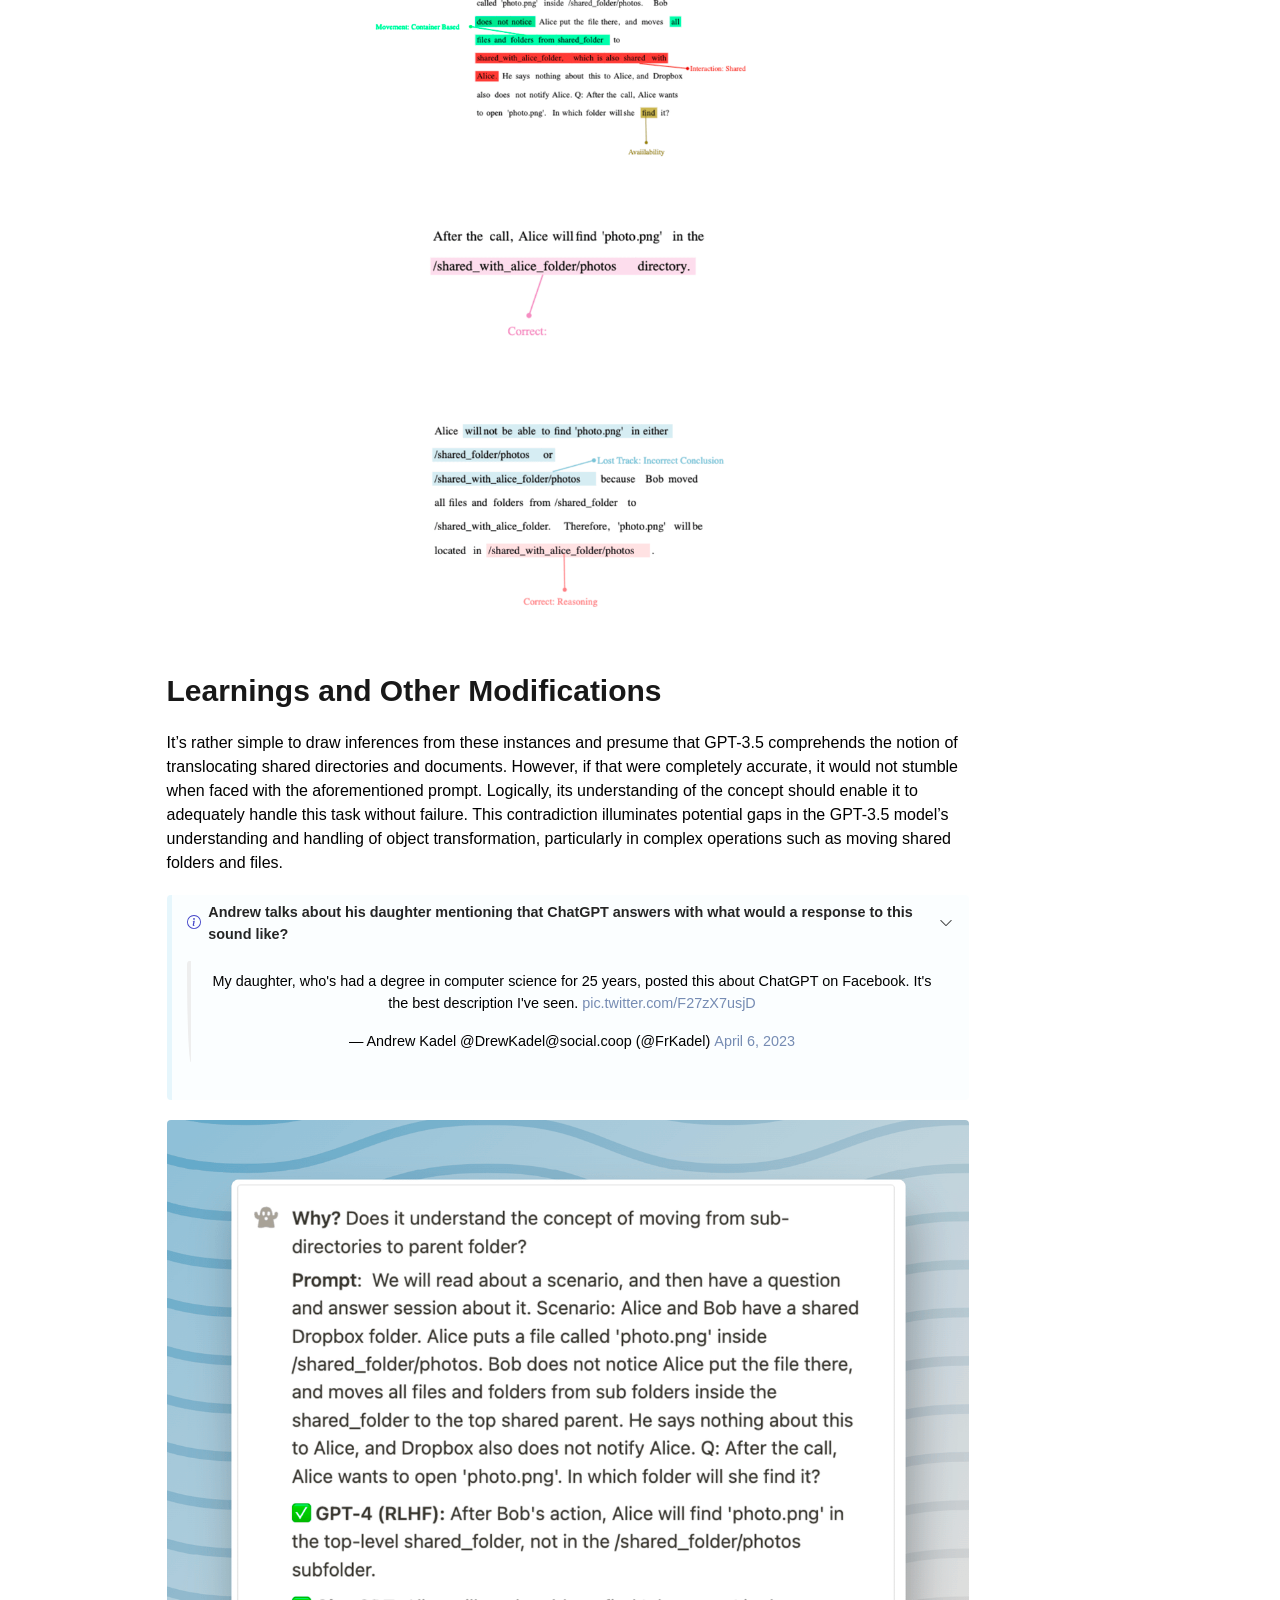
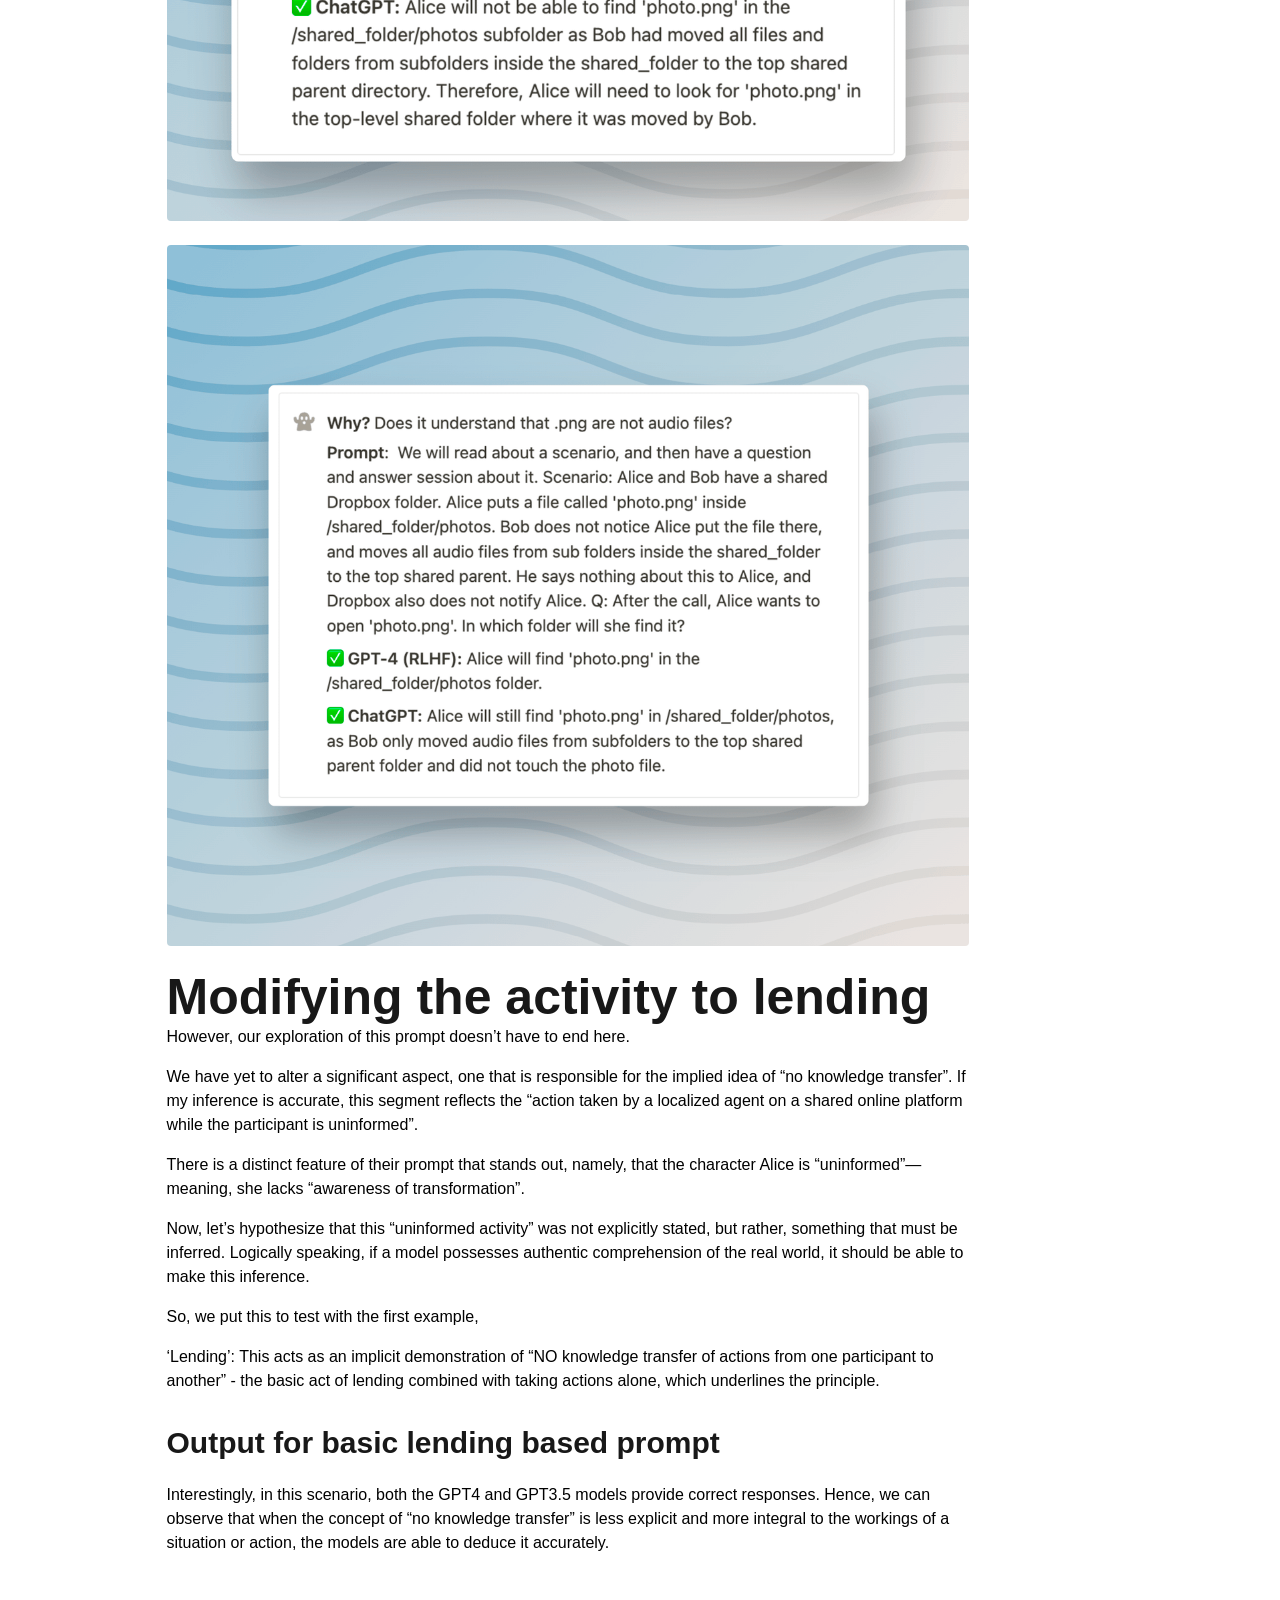
<file: posts/no_sally_anne_pass_for_gpt4.html>
<!DOCTYPE html>
<html xmlns="http://www.w3.org/1999/xhtml" lang="en" xml:lang="en"><head>

<meta charset="utf-8">
<meta name="generator" content="quarto-1.3.433">

<meta name="viewport" content="width=device-width, initial-scale=1.0, user-scalable=yes">

<meta name="author" content="NLPurr">
<meta name="dcterms.date" content="2023-04-10">
<meta name="description" content="Discussing the prospect of deriving “instinct” for a prompt and creating examples for evaluation problems focussing the Sally-Anne False-Belief Test and provide a summary of when GPT4 and GPT3.5 pass or fail the test.">

<title>No, GPT4 (RLHF’ed) Does Not Pass The Sally-Anne False Belief Test</title>
<style>
code{white-space: pre-wrap;}
span.smallcaps{font-variant: small-caps;}
div.columns{display: flex; gap: min(4vw, 1.5em);}
div.column{flex: auto; overflow-x: auto;}
div.hanging-indent{margin-left: 1.5em; text-indent: -1.5em;}
ul.task-list{list-style: none;}
ul.task-list li input[type="checkbox"] {
  width: 0.8em;
  margin: 0 0.8em 0.2em -1em; /* quarto-specific, see https://github.com/quarto-dev/quarto-cli/issues/4556 */ 
  vertical-align: middle;
}
</style>


<script src="../site_libs/quarto-nav/quarto-nav.js"></script>
<script src="../site_libs/clipboard/clipboard.min.js"></script>
<script src="../site_libs/quarto-search/autocomplete.umd.js"></script>
<script src="../site_libs/quarto-search/fuse.min.js"></script>
<script src="../site_libs/quarto-search/quarto-search.js"></script>
<meta name="quarto:offset" content="../">
<link href="../favicon.ico" rel="icon">
<script src="../site_libs/quarto-html/quarto.js"></script>
<script src="../site_libs/quarto-html/popper.min.js"></script>
<script src="../site_libs/quarto-html/tippy.umd.min.js"></script>
<script src="../site_libs/quarto-html/anchor.min.js"></script>
<link href="../site_libs/quarto-html/tippy.css" rel="stylesheet">
<link href="../site_libs/quarto-html/quarto-syntax-highlighting.css" rel="stylesheet" id="quarto-text-highlighting-styles">
<script src="../site_libs/bootstrap/bootstrap.min.js"></script>
<link href="../site_libs/bootstrap/bootstrap-icons.css" rel="stylesheet">
<link href="../site_libs/bootstrap/bootstrap.min.css" rel="stylesheet" id="quarto-bootstrap" data-mode="light">
<link href="../site_libs/quarto-contrib/collapse-social-embeds-1.0.0/collapse.css" rel="stylesheet">
<script src="../site_libs/quarto-contrib/glightbox/glightbox.min.js"></script>
<link href="../site_libs/quarto-contrib/glightbox/glightbox.min.css" rel="stylesheet">
<link href="../site_libs/quarto-contrib/glightbox/lightbox.css" rel="stylesheet">
<script id="quarto-search-options" type="application/json">{
  "location": "navbar",
  "copy-button": false,
  "collapse-after": 3,
  "panel-placement": "end",
  "type": "overlay",
  "limit": 20,
  "language": {
    "search-no-results-text": "No results",
    "search-matching-documents-text": "matching documents",
    "search-copy-link-title": "Copy link to search",
    "search-hide-matches-text": "Hide additional matches",
    "search-more-match-text": "more match in this document",
    "search-more-matches-text": "more matches in this document",
    "search-clear-button-title": "Clear",
    "search-detached-cancel-button-title": "Cancel",
    "search-submit-button-title": "Submit",
    "search-label": "Search"
  }
}</script>
<script type="application/json" class="js-hypothesis-config">
{
  "theme": "clean",
  "openSidebar": false,
  "showHighlights": "whenSidebarOpen"
}
</script>
<script async="" src="https://hypothes.is/embed.js"></script>
<script>
    
</script>


<meta property="og:title" content="No, GPT4 (RLHF’ed) Does Not Pass The Sally-Anne False Belief Test">
<meta property="og:description" content="Discussing the prospect of deriving “instinct” for a prompt and creating examples for evaluation problems focussing the Sally-Anne False-Belief Test and provide a summary of when GPT4 and GPT3.5 pass or fail the test.">
<meta property="og:image" content="https://nlpurr.github.io/posts/images/no_sally_anne_pass_for_gpt4/No_GPT4_RLHFed_Does_Not_Pass_The_Sally-Anne_False_Belief_Test-6e814652a8e.png">
<meta property="og:site-name" content="NLPurr">
<meta property="og:image:height" content="1394">
<meta property="og:image:width" content="1594">
<meta name="twitter:title" content="No, GPT4 (RLHF’ed) Does Not Pass The Sally-Anne False Belief Test">
<meta name="twitter:description" content="Discussing the prospect of deriving “instinct” for a prompt and creating examples for evaluation problems focussing the Sally-Anne False-Belief Test and provide a summary of when GPT4 and GPT3.5 pass or fail the test.">
<meta name="twitter:image" content="https://nlpurr.github.io/posts/images/no_sally_anne_pass_for_gpt4/No_GPT4_RLHFed_Does_Not_Pass_The_Sally-Anne_False_Belief_Test-6e814652a8e.png">
<meta name="twitter:creator" content="@NLPurr">
<meta name="twitter:site" content="@NLPurr">
<meta name="twitter:image-height" content="1394">
<meta name="twitter:image-width" content="1594">
<meta name="twitter:card" content="summary_large_image">
</head>

<body class="nav-fixed">

<div id="quarto-search-results"></div>
  <header id="quarto-header" class="headroom fixed-top">
    <nav class="navbar navbar-expand-lg navbar-dark ">
      <div class="navbar-container container-fluid">
      <div class="navbar-brand-container">
    <a class="navbar-brand" href="../index.html">
    <span class="navbar-title">NLPurr</span>
    </a>
  </div>
            <div id="quarto-search" class="" title="Search"></div>
          <button class="navbar-toggler" type="button" data-bs-toggle="collapse" data-bs-target="#navbarCollapse" aria-controls="navbarCollapse" aria-expanded="false" aria-label="Toggle navigation" onclick="if (window.quartoToggleHeadroom) { window.quartoToggleHeadroom(); }">
  <span class="navbar-toggler-icon"></span>
</button>
          <div class="collapse navbar-collapse" id="navbarCollapse">
            <ul class="navbar-nav navbar-nav-scroll me-auto">
  <li class="nav-item">
    <a class="nav-link" href="../posts/index.html" rel="" target=""><i class="bi bi-text-indent-left" role="img">
</i> 
 <span class="menu-text">Blog</span></a>
  </li>  
  <li class="nav-item">
    <a class="nav-link" href="../stream/index.html" rel="" target=""><i class="bi bi-cursor-text" role="img">
</i> 
 <span class="menu-text">Random Thoughts</span></a>
  </li>  
</ul>
            <ul class="navbar-nav navbar-nav-scroll ms-auto">
  <li class="nav-item">
    <a class="nav-link" href="https://twitter.com/NLPurr" rel="" target=""><i class="bi bi-twitter" role="img">
</i> 
 <span class="menu-text">Find me on Twitter</span></a>
  </li>  
  <li class="nav-item">
    <a class="nav-link" href="../posts/index.xml" rel="" target=""><i class="bi bi-rss" role="img">
</i> 
 <span class="menu-text">Feed</span></a>
  </li>  
</ul>
            <div class="quarto-navbar-tools">
</div>
          </div> <!-- /navcollapse -->
      </div> <!-- /container-fluid -->
    </nav>
</header>
<!-- content -->
<div id="quarto-content" class="quarto-container page-columns page-rows-contents page-layout-article page-navbar">
<!-- sidebar -->
<!-- margin-sidebar -->
    <div id="quarto-margin-sidebar" class="sidebar margin-sidebar">
        <nav id="TOC" role="doc-toc" class="toc-active">
    <h2 id="toc-title">On this page</h2>
   
  <ul>
  <li><a href="#introduction" id="toc-introduction" class="nav-link active" data-scroll-target="#introduction">Introduction</a>
  <ul class="collapse">
  <li><a href="#framework" id="toc-framework" class="nav-link" data-scroll-target="#framework">Framework</a></li>
  </ul></li>
  <li><a href="#original-prompt" id="toc-original-prompt" class="nav-link" data-scroll-target="#original-prompt">Original Prompt</a>
  <ul class="collapse">
  <li><a href="#framework-based-breakdown" id="toc-framework-based-breakdown" class="nav-link" data-scroll-target="#framework-based-breakdown">Framework based breakdown</a></li>
  <li><a href="#output" id="toc-output" class="nav-link" data-scroll-target="#output">Output</a></li>
  </ul></li>
  <li><a href="#modifying-the-original-dropbox-prompt" id="toc-modifying-the-original-dropbox-prompt" class="nav-link" data-scroll-target="#modifying-the-original-dropbox-prompt">Modifying The Original Dropbox Prompt</a>
  <ul class="collapse">
  <li><a href="#renaming-the-folder" id="toc-renaming-the-folder" class="nav-link" data-scroll-target="#renaming-the-folder">Renaming the folder</a></li>
  <li><a href="#turning-the-folder-private" id="toc-turning-the-folder-private" class="nav-link" data-scroll-target="#turning-the-folder-private">Turning the folder private</a></li>
  <li><a href="#moving-all-files" id="toc-moving-all-files" class="nav-link" data-scroll-target="#moving-all-files">Moving all files</a></li>
  <li><a href="#learnings-and-other-modifications" id="toc-learnings-and-other-modifications" class="nav-link" data-scroll-target="#learnings-and-other-modifications">Learnings and Other Modifications</a></li>
  </ul></li>
  <li><a href="#modifying-the-activity-to-lending" id="toc-modifying-the-activity-to-lending" class="nav-link" data-scroll-target="#modifying-the-activity-to-lending">Modifying the activity to lending</a>
  <ul class="collapse">
  <li><a href="#output-for-basic-lending-based-prompt" id="toc-output-for-basic-lending-based-prompt" class="nav-link" data-scroll-target="#output-for-basic-lending-based-prompt">Output for basic lending based prompt</a></li>
  <li><a href="#co-reading-instead-of-lending" id="toc-co-reading-instead-of-lending" class="nav-link" data-scroll-target="#co-reading-instead-of-lending">Co-reading instead of lending</a></li>
  <li><a href="#so-we-are-good-" id="toc-so-we-are-good-" class="nav-link" data-scroll-target="#so-we-are-good-">So, we are good?</a></li>
  <li><a href="#not-really-reading-on-phone-call" id="toc-not-really-reading-on-phone-call" class="nav-link" data-scroll-target="#not-really-reading-on-phone-call">Not really, reading on phone call</a></li>
  <li><a href="#mathematical-reasoning-with-lending" id="toc-mathematical-reasoning-with-lending" class="nav-link" data-scroll-target="#mathematical-reasoning-with-lending">Mathematical reasoning with lending</a></li>
  </ul></li>
  <li><a href="#what-about-sleeping-" id="toc-what-about-sleeping-" class="nav-link" data-scroll-target="#what-about-sleeping-">What about sleeping?</a>
  <ul class="collapse">
  <li><a href="#is-math-the-problem-or-is-it-sleeping-" id="toc-is-math-the-problem-or-is-it-sleeping-" class="nav-link" data-scroll-target="#is-math-the-problem-or-is-it-sleeping-">Is math the problem or is it sleeping?</a></li>
  </ul></li>
  <li><a href="#moving-a-key" id="toc-moving-a-key" class="nav-link" data-scroll-target="#moving-a-key">Moving a key</a>
  <ul class="collapse">
  <li><a href="#fixating-on-static-object-placements" id="toc-fixating-on-static-object-placements" class="nav-link" data-scroll-target="#fixating-on-static-object-placements">Fixating on static object placements</a></li>
  </ul></li>
  <li><a href="#going-on-a-vacation" id="toc-going-on-a-vacation" class="nav-link" data-scroll-target="#going-on-a-vacation">Going on a vacation</a>
  <ul class="collapse">
  <li><a href="#darn-movement-by-cats-does-not-work-" id="toc-darn-movement-by-cats-does-not-work-" class="nav-link" data-scroll-target="#darn-movement-by-cats-does-not-work-">Darn, movement by cats does not work!</a></li>
  <li><a href="#the-cat-places-the-keys" id="toc-the-cat-places-the-keys" class="nav-link" data-scroll-target="#the-cat-places-the-keys">The cat places the keys</a></li>
  </ul></li>
  <li><a href="#question-framing" id="toc-question-framing" class="nav-link" data-scroll-target="#question-framing">Question Framing</a>
  <ul class="collapse">
  <li><a href="#ambiguity-issues" id="toc-ambiguity-issues" class="nav-link" data-scroll-target="#ambiguity-issues">Ambiguity Issues</a></li>
  <li><a href="#word-based-leakage-issues" id="toc-word-based-leakage-issues" class="nav-link" data-scroll-target="#word-based-leakage-issues">Word based leakage issues</a></li>
  </ul></li>
  <li><a href="#tl-dr" id="toc-tl-dr" class="nav-link" data-scroll-target="#tl-dr">tl;dr</a></li>
  </ul>
</nav>
    </div>
<!-- main -->
<main class="content" id="quarto-document-content">

<header id="title-block-header" class="quarto-title-block default">
<div class="quarto-title">
<h1 class="title">No, GPT4 (RLHF’ed) Does Not Pass The Sally-Anne False Belief Test</h1>
  <div class="quarto-categories">
    <div class="quarto-category">Foundation Models</div>
    <div class="quarto-category">Evaluation</div>
    <div class="quarto-category">Prompting</div>
    <div class="quarto-category">Theory of Mind</div>
  </div>
  </div>

<div>
  <div class="description">
    Discussing the prospect of deriving “instinct” for a prompt and creating examples for evaluation problems focussing the Sally-Anne False-Belief Test and provide a summary of when GPT4 and GPT3.5 pass or fail the test.
  </div>
</div>


<div class="quarto-title-meta">

    <div>
    <div class="quarto-title-meta-heading">Author</div>
    <div class="quarto-title-meta-contents">
             <p>NLPurr </p>
          </div>
  </div>
    
    <div>
    <div class="quarto-title-meta-heading">Published</div>
    <div class="quarto-title-meta-contents">
      <p class="date">April 10, 2023</p>
    </div>
  </div>
  
    
  </div>
  

</header>

<section id="introduction" class="level1">
<h1>Introduction</h1>
<p>The research efforts in this post are geared towards two key objectives: the first being to extract an instinctual understanding from the given prompt, and the second is to develop examples of evaluation problems that embody this innate comprehension that lies within the prompt.</p>
<p>Today, I bring into focus a commonly known cognitive assessment tool, the Sally-Anne False Belief Test.</p>
<section id="framework" class="level2">
<h2 class="anchored" data-anchor-id="framework">Framework</h2>
<p>As part of this exploration, I’ve roughly outlined a framework that represents the process I am intending to explore through testing, designing, and adaptation for the purpose of evaluation. This framework is three-pronged, including:</p>
<ul>
<li>The Derivation of Instinct, which involves extracting the inherent understanding from the given prompt.</li>
<li>The Modification of Prompt, where I’ll aim to alter the initial prompt thus creating varying scenarios and parameters for assessment.</li>
<li>The Evaluation of Generation, where model outputs based on the modified prompts are scrutinized and analyzed.</li>
</ul>
<blockquote class="blockquote">
<p>I’d very much appreciate any references to papers that extensively discuss the theoretical aspects of designing evaluation frameworks. This area of study not only piques my intellectual curiosity but is also close to my heart.</p>
</blockquote>
<div class="quarto-figure quarto-figure-center">
<figure class="figure">
<p><a href="images/no_sally_anne_pass_for_gpt4/No_GPT4_RLHFed_Does_Not_Pass_The_Sally-Anne_False_Belief_Test-6e814652a8e.png" class="lightbox" data-gallery="quarto-lightbox-gallery-1"><img src="images/no_sally_anne_pass_for_gpt4/No_GPT4_RLHFed_Does_Not_Pass_The_Sally-Anne_False_Belief_Test-6e814652a8e.png" class="img-fluid figure-img"></a></p>
</figure>
</div>
<div class="quarto-figure quarto-figure-center">
<figure class="figure">
<p><a href="images/no_sally_anne_pass_for_gpt4/No_GPT4_RLHFed_Does_Not_Pass_The_Sally-Anne_False_Belief_Test-db854070215.png" class="lightbox" data-gallery="quarto-lightbox-gallery-2"><img src="images/no_sally_anne_pass_for_gpt4/No_GPT4_RLHFed_Does_Not_Pass_The_Sally-Anne_False_Belief_Test-db854070215.png" class="img-fluid figure-img"></a></p>
</figure>
</div>
<div class="quarto-figure quarto-figure-center">
<figure class="figure">
<p><a href="images/no_sally_anne_pass_for_gpt4/No_GPT4_RLHFed_Does_Not_Pass_The_Sally-Anne_False_Belief_Test-7c54e9f40bf.png" class="lightbox" data-gallery="quarto-lightbox-gallery-3"><img src="images/no_sally_anne_pass_for_gpt4/No_GPT4_RLHFed_Does_Not_Pass_The_Sally-Anne_False_Belief_Test-7c54e9f40bf.png" class="img-fluid figure-img"></a></p>
</figure>
</div>
<div class="callout callout-style-default callout-note callout-titled" title="Francois talks about why scoring AI using tests designed for humans might not be a good idea">
<div class="callout-header d-flex align-content-center" data-bs-toggle="collapse" data-bs-target=".callout-1-contents" aria-controls="callout-1" aria-expanded="true" aria-label="Toggle callout">
<div class="callout-icon-container">
<i class="callout-icon"></i>
</div>
<div class="callout-title-container flex-fill">
Francois talks about why scoring AI using tests designed for humans might not be a good idea
</div>
<div class="callout-btn-toggle d-inline-block border-0 py-1 ps-1 pe-0 float-end"><i class="callout-toggle"></i></div>
</div>
<div id="callout-1" class="callout-1-contents callout-collapse collapse show">
<div class="callout-body-container callout-body">
<p></p><div id="tweet-88866"></div><script>tweet={"url":"https:\/\/twitter.com\/fchollet\/status\/1644435265795280897","author_name":"François Chollet","author_url":"https:\/\/twitter.com\/fchollet","html":"\u003Cblockquote class=\"twitter-tweet\" align=\"center\"\u003E\u003Cp lang=\"en\" dir=\"ltr\"\u003EDon&#39;t score AI using tests designed for humans. In particular because, with humans, the default assumption is that *they haven&#39;t already seen* the content you&#39;re giving them. With a LLM, the default assumption should be that, *if it&#39;s on the Internet, it&#39;s already been memorized*\u003C\/p\u003E&mdash; François Chollet (@fchollet) \u003Ca href=\"https:\/\/twitter.com\/fchollet\/status\/1644435265795280897?ref_src=twsrc%5Etfw\"\u003EApril 7, 2023\u003C\/a\u003E\u003C\/blockquote\u003E\n\u003Cscript async src=\"https:\/\/platform.twitter.com\/widgets.js\" charset=\"utf-8\"\u003E\u003C\/script\u003E\n","width":550,"height":null,"type":"rich","cache_age":"3153600000","provider_name":"Twitter","provider_url":"https:\/\/twitter.com","version":"1.0"};document.getElementById("tweet-88866").innerHTML = tweet["html"];</script><br>
<p></p>
</div>
</div>
</div>
</section>
</section>
<section id="original-prompt" class="level1">
<h1>Original Prompt</h1>
<p>In the post, we focus on a particular prompt that we will deconstruct in order to comprehend its complexities (please look at the image attached for a detailed understanding).</p>
<div class="quarto-figure quarto-figure-center">
<figure class="figure">
<p><a href="images/no_sally_anne_pass_for_gpt4/No_GPT4_RLHFed_Does_Not_Pass_The_Sally-Anne_False_Belief_Test-59a24d56d62.png" class="lightbox" data-gallery="quarto-lightbox-gallery-4"><img src="images/no_sally_anne_pass_for_gpt4/No_GPT4_RLHFed_Does_Not_Pass_The_Sally-Anne_False_Belief_Test-59a24d56d62.png" class="img-fluid figure-img"></a></p>
</figure>
</div>
<section id="framework-based-breakdown" class="level2">
<h2 class="anchored" data-anchor-id="framework-based-breakdown">Framework based breakdown</h2>
<p>Upon studying the prompt, three fundamental concepts emerge:</p>
<ul>
<li>The first concept pertains to ‘Timing’. Herein, the sequence and scheduling of the events presented in the prompt ascertain an important aspect of the situation being evaluated.</li>
<li>The second concept involves the ‘Unshared Movement’ of the object. This implies a shift or relocation of an entity in the scenario that is not made aware to all the characters or elements involved.</li>
<li>The third, and equally critical concept, is the implied ‘Lack of Knowledge Transfer’. This embedded hypothesis posits that any alteration in the situational variables is not communicated or disclosed to every participant within the scenario.</li>
</ul>
<p>Deconstructing the prompt in this manner helps us derive a comprehensive understanding of the situation presented and aids in structuring a meticulous evaluation.</p>
<div class="quarto-figure quarto-figure-center">
<figure class="figure">
<p><a href="images/no_sally_anne_pass_for_gpt4/No_GPT4_RLHFed_Does_Not_Pass_The_Sally-Anne_False_Belief_Test-f0e6bf0571f.png" class="lightbox" data-gallery="quarto-lightbox-gallery-5"><img src="images/no_sally_anne_pass_for_gpt4/No_GPT4_RLHFed_Does_Not_Pass_The_Sally-Anne_False_Belief_Test-f0e6bf0571f.png" class="img-fluid figure-img"></a></p>
</figure>
</div>
<div class="quarto-figure quarto-figure-center">
<figure class="figure">
<p><a href="images/no_sally_anne_pass_for_gpt4/No_GPT4_RLHFed_Does_Not_Pass_The_Sally-Anne_False_Belief_Test-6d6ba34f814.png" class="lightbox" data-gallery="quarto-lightbox-gallery-6"><img src="images/no_sally_anne_pass_for_gpt4/No_GPT4_RLHFed_Does_Not_Pass_The_Sally-Anne_False_Belief_Test-6d6ba34f814.png" class="img-fluid figure-img"></a></p>
</figure>
</div>
</section>
<section id="output" class="level2">
<h2 class="anchored" data-anchor-id="output">Output</h2>
<p>It’s noteworthy to mention that while both the GPT3.5 and GPT4 models have yielded correct responses in the current context, the GPT3.5 model was, until recently, not entirely accurate.</p>
<p>Specifically, the output I received from the GPT3.5 model a few days back demonstrated some fallacies. In the concerned response, the machine learning model implied that the character should check a particular folder to confirm if the file was indeed moved there. Such an inference showcases an error in comprehending the nuanced context of the scenario, since nowhere in the given situation it was explicitly or implicitly suggested that the item’s location was relocated to a specific directory. The correct interpretation should not have pointed towards any designated location but instead should have indicated an unknown place.</p>
<div class="quarto-figure quarto-figure-center">
<figure class="figure">
<p><a href="images/no_sally_anne_pass_for_gpt4/No_GPT4_RLHFed_Does_Not_Pass_The_Sally-Anne_False_Belief_Test-9c92f935ee1.png" class="lightbox" data-gallery="quarto-lightbox-gallery-7"><img src="images/no_sally_anne_pass_for_gpt4/No_GPT4_RLHFed_Does_Not_Pass_The_Sally-Anne_False_Belief_Test-9c92f935ee1.png" class="img-fluid figure-img"></a></p>
</figure>
</div>
</section>
</section>
<section id="modifying-the-original-dropbox-prompt" class="level1">
<h1>Modifying The Original Dropbox Prompt</h1>
<section id="renaming-the-folder" class="level2">
<h2 class="anchored" data-anchor-id="renaming-the-folder">Renaming the folder</h2>
<p>Upon reviewing the given prompt, I’m contemplating certain modifications to better evaluate the models:</p>
<ul>
<li>Firstly, adding a layer of complexity via the “Unshared Movement/Transformation” of an object. Here, we are introducing the act of renaming an entity and subsequently undoing this renaming. The aim is to test how the models react and adapt to these changes that are not shared mutually among the elements in the scenario.</li>
<li>Secondly, I still uphold the implied notion of “No Knowledge Transfer”. This rule suggests that any changes happening in the state of affairs is not communicated to all the elements in the scenario, thus maintaining a lack of shared knowledge.</li>
<li>Lastly, as a new objective, I wish to inculcate the concept of “Information Movement”. In this scenario, the particular act of data syncing is incorporated. The idea here is to evaluate how the models handle the situation where the information moves from one place to another, simulating real-life digital synchronization.</li>
</ul>
<p>These alterations to the prompt are aimed at presenting a more intricate scenario, thereby testing the capabilities of the AI models at handling a higher level of complexity and context understanding.</p>
<div class="quarto-figure quarto-figure-center">
<figure class="figure">
<p><a href="images/no_sally_anne_pass_for_gpt4/No_GPT4_RLHFed_Does_Not_Pass_The_Sally-Anne_False_Belief_Test-0a888786e5c.png" class="lightbox" data-gallery="quarto-lightbox-gallery-8"><img src="images/no_sally_anne_pass_for_gpt4/No_GPT4_RLHFed_Does_Not_Pass_The_Sally-Anne_False_Belief_Test-0a888786e5c.png" class="img-fluid figure-img"></a></p>
</figure>
</div>
<div class="quarto-figure quarto-figure-center">
<figure class="figure">
<p><a href="images/no_sally_anne_pass_for_gpt4/No_GPT4_RLHFed_Does_Not_Pass_The_Sally-Anne_False_Belief_Test-c9243658c2f.png" class="lightbox" data-gallery="quarto-lightbox-gallery-9"><img src="images/no_sally_anne_pass_for_gpt4/No_GPT4_RLHFed_Does_Not_Pass_The_Sally-Anne_False_Belief_Test-c9243658c2f.png" class="img-fluid figure-img"></a></p>
</figure>
</div>
<div class="quarto-figure quarto-figure-center">
<figure class="figure">
<p><a href="images/no_sally_anne_pass_for_gpt4/No_GPT4_RLHFed_Does_Not_Pass_The_Sally-Anne_False_Belief_Test-b96e46d0f41.png" class="lightbox" data-gallery="quarto-lightbox-gallery-10"><img src="images/no_sally_anne_pass_for_gpt4/No_GPT4_RLHFed_Does_Not_Pass_The_Sally-Anne_False_Belief_Test-b96e46d0f41.png" class="img-fluid figure-img"></a></p>
</figure>
</div>
</section>
<section id="turning-the-folder-private" class="level2">
<h2 class="anchored" data-anchor-id="turning-the-folder-private">Turning the folder private</h2>
<p>Continuing with our framework, I would like to propose additional modifications to our prompt based on Objective 4:</p>
<ul>
<li>Incorporating an aspect of “Information Movement Manipulation”, specifically an obstruction in the process. We are thus introducing a hurdle or difficulty in the movement of information, creating a more challenging situation to assess the adaptability and problem-solving capabilities of the AI models.</li>
</ul>
<p>Now, an intriguing scenario arises where the GPT4 model seems to fail, but the GPT3.5 model unexpectedly succeeds. This occurrence suggests that sometimes, models with lesser parameters or seemingly less sophistication might perform better in certain specific situations. It also emphasizes the point that AI performance doesn’t exponentially increase purely based on the size or the complexity of the model. Or that probably GPT3.5 was better RLHF’ed based off many storage companies’ access policies.</p>
<div class="quarto-figure quarto-figure-center">
<figure class="figure">
<p><a href="images/no_sally_anne_pass_for_gpt4/No_GPT4_RLHFed_Does_Not_Pass_The_Sally-Anne_False_Belief_Test-e3543352e3f.png" class="lightbox" data-gallery="quarto-lightbox-gallery-11"><img src="images/no_sally_anne_pass_for_gpt4/No_GPT4_RLHFed_Does_Not_Pass_The_Sally-Anne_False_Belief_Test-e3543352e3f.png" class="img-fluid figure-img"></a></p>
</figure>
</div>
<div class="quarto-figure quarto-figure-center">
<figure class="figure">
<p><a href="images/no_sally_anne_pass_for_gpt4/No_GPT4_RLHFed_Does_Not_Pass_The_Sally-Anne_False_Belief_Test-00b17747f83.png" class="lightbox" data-gallery="quarto-lightbox-gallery-12"><img src="images/no_sally_anne_pass_for_gpt4/No_GPT4_RLHFed_Does_Not_Pass_The_Sally-Anne_False_Belief_Test-00b17747f83.png" class="img-fluid figure-img"></a></p>
</figure>
</div>
</section>
<section id="moving-all-files" class="level2">
<h2 class="anchored" data-anchor-id="moving-all-files">Moving all files</h2>
<p>Turning our attention back to the previously discussed adjustments, it is pertinent to raise a hypothetical scenario: What would the consequences be if I had overlooked another category of “object transformation” which did indeed originate complications?</p>
<p>Indeed, such an omission took place.</p>
<p>The “unshared movement/transformation” of an object, such as the migration of all folders/files, presents an interesting case study. It is observed that the GPT-3.5 model, to an extent, manages to reason correctly, however, it ultimately does not succeed. In contrast, the GPT-4 model accurately navigates this test.</p>
<div class="quarto-figure quarto-figure-center">
<figure class="figure">
<p><a href="images/no_sally_anne_pass_for_gpt4/No_GPT4_RLHFed_Does_Not_Pass_The_Sally-Anne_False_Belief_Test-b0a864be322.png" class="lightbox" data-gallery="quarto-lightbox-gallery-13"><img src="images/no_sally_anne_pass_for_gpt4/No_GPT4_RLHFed_Does_Not_Pass_The_Sally-Anne_False_Belief_Test-b0a864be322.png" class="img-fluid figure-img"></a></p>
</figure>
</div>
<div class="quarto-figure quarto-figure-center">
<figure class="figure">
<p><a href="images/no_sally_anne_pass_for_gpt4/No_GPT4_RLHFed_Does_Not_Pass_The_Sally-Anne_False_Belief_Test-317d1fc9d94.png" class="lightbox" data-gallery="quarto-lightbox-gallery-14"><img src="images/no_sally_anne_pass_for_gpt4/No_GPT4_RLHFed_Does_Not_Pass_The_Sally-Anne_False_Belief_Test-317d1fc9d94.png" class="img-fluid figure-img"></a></p>
</figure>
</div>
</section>
<section id="learnings-and-other-modifications" class="level2">
<h2 class="anchored" data-anchor-id="learnings-and-other-modifications">Learnings and Other Modifications</h2>
<p>It’s rather simple to draw inferences from these instances and presume that GPT-3.5 comprehends the notion of translocating shared directories and documents. However, if that were completely accurate, it would not stumble when faced with the aforementioned prompt. Logically, its understanding of the concept should enable it to adequately handle this task without failure. This contradiction illuminates potential gaps in the GPT-3.5 model’s understanding and handling of object transformation, particularly in complex operations such as moving shared folders and files.</p>
<div class="callout callout-style-default callout-note callout-titled" title="Andrew talks about his daughter mentioning that ChatGPT answers with what would a response to this sound like?">
<div class="callout-header d-flex align-content-center" data-bs-toggle="collapse" data-bs-target=".callout-2-contents" aria-controls="callout-2" aria-expanded="true" aria-label="Toggle callout">
<div class="callout-icon-container">
<i class="callout-icon"></i>
</div>
<div class="callout-title-container flex-fill">
Andrew talks about his daughter mentioning that ChatGPT answers with what would a response to this sound like?
</div>
<div class="callout-btn-toggle d-inline-block border-0 py-1 ps-1 pe-0 float-end"><i class="callout-toggle"></i></div>
</div>
<div id="callout-2" class="callout-2-contents callout-collapse collapse show">
<div class="callout-body-container callout-body">
<p></p><div id="tweet-75983"></div><script>tweet={"url":"https:\/\/twitter.com\/FrKadel\/status\/1644096510357913600","author_name":"Andrew Kadel @DrewKadel@social.coop","author_url":"https:\/\/twitter.com\/FrKadel","html":"\u003Cblockquote class=\"twitter-tweet\" align=\"center\"\u003E\u003Cp lang=\"en\" dir=\"ltr\"\u003EMy daughter, who&#39;s had a degree in computer science for 25 years, posted this about ChatGPT on Facebook. It&#39;s the best description I&#39;ve seen. \u003Ca href=\"https:\/\/t.co\/F27zX7usjD\"\u003Epic.twitter.com\/F27zX7usjD\u003C\/a\u003E\u003C\/p\u003E&mdash; Andrew Kadel @DrewKadel@social.coop (@FrKadel) \u003Ca href=\"https:\/\/twitter.com\/FrKadel\/status\/1644096510357913600?ref_src=twsrc%5Etfw\"\u003EApril 6, 2023\u003C\/a\u003E\u003C\/blockquote\u003E\n\u003Cscript async src=\"https:\/\/platform.twitter.com\/widgets.js\" charset=\"utf-8\"\u003E\u003C\/script\u003E\n","width":550,"height":null,"type":"rich","cache_age":"3153600000","provider_name":"Twitter","provider_url":"https:\/\/twitter.com","version":"1.0"};document.getElementById("tweet-75983").innerHTML = tweet["html"];</script><br>
<p></p>
</div>
</div>
</div>
<div class="quarto-figure quarto-figure-center">
<figure class="figure">
<p><a href="images/no_sally_anne_pass_for_gpt4/No_GPT4_RLHFed_Does_Not_Pass_The_Sally-Anne_False_Belief_Test-2cb95105a0a.png" class="lightbox" data-gallery="quarto-lightbox-gallery-15"><img src="images/no_sally_anne_pass_for_gpt4/No_GPT4_RLHFed_Does_Not_Pass_The_Sally-Anne_False_Belief_Test-2cb95105a0a.png" class="img-fluid figure-img"></a></p>
</figure>
</div>
<div class="quarto-figure quarto-figure-center">
<figure class="figure">
<p><a href="images/no_sally_anne_pass_for_gpt4/No_GPT4_RLHFed_Does_Not_Pass_The_Sally-Anne_False_Belief_Test-d06f02488b7.png" class="lightbox" data-gallery="quarto-lightbox-gallery-16"><img src="images/no_sally_anne_pass_for_gpt4/No_GPT4_RLHFed_Does_Not_Pass_The_Sally-Anne_False_Belief_Test-d06f02488b7.png" class="img-fluid figure-img"></a></p>
</figure>
</div>
</section>
</section>
<section id="modifying-the-activity-to-lending" class="level1">
<h1>Modifying the activity to lending</h1>
<p>However, our exploration of this prompt doesn’t have to end here.</p>
<p>We have yet to alter a significant aspect, one that is responsible for the implied idea of “no knowledge transfer”. If my inference is accurate, this segment reflects the “action taken by a localized agent on a shared online platform while the participant is uninformed”.</p>
<p>There is a distinct feature of their prompt that stands out, namely, that the character Alice is “uninformed”—meaning, she lacks “awareness of transformation”.</p>
<p>Now, let’s hypothesize that this “uninformed activity” was not explicitly stated, but rather, something that must be inferred. Logically speaking, if a model possesses authentic comprehension of the real world, it should be able to make this inference.</p>
<p>So, we put this to test with the first example,</p>
<p>‘Lending’: This acts as an implicit demonstration of “NO knowledge transfer of actions from one participant to another” - the basic act of lending combined with taking actions alone, which underlines the principle.</p>
<section id="output-for-basic-lending-based-prompt" class="level2">
<h2 class="anchored" data-anchor-id="output-for-basic-lending-based-prompt">Output for basic lending based prompt</h2>
<p>Interestingly, in this scenario, both the GPT4 and GPT3.5 models provide correct responses. Hence, we can observe that when the concept of “no knowledge transfer” is less explicit and more integral to the workings of a situation or action, the models are able to deduce it accurately.</p>
<div class="quarto-figure quarto-figure-center">
<figure class="figure">
<p><a href="images/no_sally_anne_pass_for_gpt4/No_GPT4_RLHFed_Does_Not_Pass_The_Sally-Anne_False_Belief_Test-0e0af12b537.png" class="lightbox" data-gallery="quarto-lightbox-gallery-17"><img src="images/no_sally_anne_pass_for_gpt4/No_GPT4_RLHFed_Does_Not_Pass_The_Sally-Anne_False_Belief_Test-0e0af12b537.png" class="img-fluid figure-img"></a></p>
</figure>
</div>
<div class="quarto-figure quarto-figure-center">
<figure class="figure">
<p><a href="images/no_sally_anne_pass_for_gpt4/No_GPT4_RLHFed_Does_Not_Pass_The_Sally-Anne_False_Belief_Test-689607c683f.png" class="lightbox" data-gallery="quarto-lightbox-gallery-18"><img src="images/no_sally_anne_pass_for_gpt4/No_GPT4_RLHFed_Does_Not_Pass_The_Sally-Anne_False_Belief_Test-689607c683f.png" class="img-fluid figure-img"></a></p>
</figure>
</div>
</section>
<section id="co-reading-instead-of-lending" class="level2">
<h2 class="anchored" data-anchor-id="co-reading-instead-of-lending">Co-reading instead of lending</h2>
<p>The scenario of co-reading presents an interesting case of “AFFIRMATIVE knowledge transfer of actions from one participant to another”. Here, ‘co-reading’ is the fundamental action, and ‘taking actions with my friend’ only strengthens the notion.</p>
<p>The action of co-reading, particularly with a friend, practically implies that knowledge transfer is not just possible but is the norm. The act inherently involves sharing and discussing insights, viewpoints, and understanding, which constitutes the ‘knowledge transfer’. Furthermore, the phrase ‘taking actions with my friend’ reinforces this idea, as actions taken together suggest shared knowledge and understanding.</p>
<p>In this implicit manifestation of affirmative knowledge transfer, both GPT4 and GPT3.5 models successfully provide correct responses.</p>
<div class="quarto-figure quarto-figure-center">
<figure class="figure">
<p><a href="images/no_sally_anne_pass_for_gpt4/No_GPT4_RLHFed_Does_Not_Pass_The_Sally-Anne_False_Belief_Test-4c7b00a5452.png" class="lightbox" data-gallery="quarto-lightbox-gallery-19"><img src="images/no_sally_anne_pass_for_gpt4/No_GPT4_RLHFed_Does_Not_Pass_The_Sally-Anne_False_Belief_Test-4c7b00a5452.png" class="img-fluid figure-img"></a></p>
</figure>
</div>
</section>
<section id="so-we-are-good-" class="level2">
<h2 class="anchored" data-anchor-id="so-we-are-good-">So, we are good?</h2>
<p>It’s tempting to draw the conclusion that the models possess an innate understanding of the implicit possibility of knowledge transfer based on their ability to interpret the situations proposed so far correctly.</p>
<p>However, we must exercise caution in dashing to such conclusions!</p>
<p>Indeed, you might recall a tweet (though finding the original is proving elusive) that exhibited that GPT-3.5 didn’t originally compute this correctly. It was only after users repeatedly inputted it into the interface (thus educating it) that it came around to delivering the right deductions, as evidenced by its compatibility with ‘co-reading’.</p>
</section>
<section id="not-really-reading-on-phone-call" class="level2">
<h2 class="anchored" data-anchor-id="not-really-reading-on-phone-call">Not really, reading on phone call</h2>
<p>Now, steering our focus back to another example:</p>
<p>‘Phone Call Read Aloud’- An instance where there is an “implicit case of ‘NO VISUAL knowledge transfer of actions from one participant to another’”. This scenario brings into focus a phone call as the basic premise (which is typically audio-only) and the actions conducted during the call that underscore the concept.</p>
<p>Intriguingly, BOTH the GPT4 and GPT3.5 models fail to fare well in this scenario. It indicates that when nuances of sensory data come into play (in this case, distinguishing between audio and visual transfer of knowledge), even the sophisticated models like GPT-4 and GPT-3.5 can stumble. Indeed, these models’ understanding of implicit knowledge transfer concepts appears to be dependent on the specifics of the situation and not a universal, foolproof capability.</p>
<div class="quarto-figure quarto-figure-center">
<figure class="figure">
<p><a href="images/no_sally_anne_pass_for_gpt4/No_GPT4_RLHFed_Does_Not_Pass_The_Sally-Anne_False_Belief_Test-6de3da06c50.png" class="lightbox" data-gallery="quarto-lightbox-gallery-20"><img src="images/no_sally_anne_pass_for_gpt4/No_GPT4_RLHFed_Does_Not_Pass_The_Sally-Anne_False_Belief_Test-6de3da06c50.png" class="img-fluid figure-img"></a></p>
</figure>
</div>
<div class="quarto-figure quarto-figure-center">
<figure class="figure">
<p><a href="images/no_sally_anne_pass_for_gpt4/No_GPT4_RLHFed_Does_Not_Pass_The_Sally-Anne_False_Belief_Test-f08e8a50016.png" class="lightbox" data-gallery="quarto-lightbox-gallery-21"><img src="images/no_sally_anne_pass_for_gpt4/No_GPT4_RLHFed_Does_Not_Pass_The_Sally-Anne_False_Belief_Test-f08e8a50016.png" class="img-fluid figure-img"></a></p>
</figure>
</div>
<p><br>
</p>
</section>
<section id="mathematical-reasoning-with-lending" class="level2">
<h2 class="anchored" data-anchor-id="mathematical-reasoning-with-lending">Mathematical reasoning with lending</h2>
<p>In the context of evaluating the performance of language models, particularly GPT4 and GPT3.5, in addressing explicit reasoning tasks involving “math” and “lending,” two scenarios are considered.</p>
<p>In the first scenario, which involves two steps of reasoning, both GPT4 and GPT3.5 fail to meet the expected standard. The evaluation reveals that these models are unable to effectively reason through the provided explicit prompts involving mathematical calculations and lending. The shortcomings of both models are evident in their inability to produce accurate and reliable responses to these complex cognitive tasks that require multi-step reasoning processes.</p>
<p>However, in the second scenario, where there is a single step of reasoning involved, GPT4 demonstrates an improvement in its performance, surpassing the previous models. As compared to GPT3.5, GPT4 successfully accomplishes the task by effectively reasoning through the provided prompt and providing accurate results.</p>
<div class="quarto-figure quarto-figure-center">
<figure class="figure">
<p><a href="images/no_sally_anne_pass_for_gpt4/No_GPT4_RLHFed_Does_Not_Pass_The_Sally-Anne_False_Belief_Test-890e5baf515.png" class="lightbox" data-gallery="quarto-lightbox-gallery-22"><img src="images/no_sally_anne_pass_for_gpt4/No_GPT4_RLHFed_Does_Not_Pass_The_Sally-Anne_False_Belief_Test-890e5baf515.png" class="img-fluid figure-img"></a></p>
</figure>
</div>
<div class="quarto-figure quarto-figure-center">
<figure class="figure">
<p><a href="images/no_sally_anne_pass_for_gpt4/No_GPT4_RLHFed_Does_Not_Pass_The_Sally-Anne_False_Belief_Test-c8865639317.png" class="lightbox" data-gallery="quarto-lightbox-gallery-23"><img src="images/no_sally_anne_pass_for_gpt4/No_GPT4_RLHFed_Does_Not_Pass_The_Sally-Anne_False_Belief_Test-c8865639317.png" class="img-fluid figure-img"></a></p>
</figure>
</div>
</section>
</section>
<section id="what-about-sleeping-" class="level1">
<h1>What about sleeping?</h1>
<p>Continuing with the evaluation, another implicit action explored in the assessment is “sleeping” and “going on vacation.” The objective is to assess the language models, namely GPT4 and GPT3.5, in their understanding of the protocol associated with these actions.</p>
<p>In examining the models’ performance, it becomes evident that both GPT4 and GPT3.5 encounter difficulties in comprehending the protocol surrounding sleeping and going on vacation. Despite their capabilities in handling various language tasks, they fail to grasp the implicit nature and expected norms related to these actions.</p>
<div class="quarto-figure quarto-figure-center">
<figure class="figure">
<p><a href="images/no_sally_anne_pass_for_gpt4/No_GPT4_RLHFed_Does_Not_Pass_The_Sally-Anne_False_Belief_Test-b3dcce0c600.png" class="lightbox" data-gallery="quarto-lightbox-gallery-24"><img src="images/no_sally_anne_pass_for_gpt4/No_GPT4_RLHFed_Does_Not_Pass_The_Sally-Anne_False_Belief_Test-b3dcce0c600.png" class="img-fluid figure-img"></a></p>
</figure>
</div>
<p>In Task 1, which involves basic subtraction in math, an implicit concept of “no knowledge transfer through sleeping,” and an external actor (i.e., an action taken by someone else and not oneself), both GPT4 and GPT3.5 demonstrate a failure to successfully complete this task.</p>
<p>One possible reason for their inability to encode the concept of “no knowledge transfer through sleeping” could be attributed to the models’ limitations in understanding the context and capturing the implicit knowledge associated with the action of sleeping.</p>
<div class="quarto-figure quarto-figure-center">
<figure class="figure">
<p><a href="images/no_sally_anne_pass_for_gpt4/No_GPT4_RLHFed_Does_Not_Pass_The_Sally-Anne_False_Belief_Test-12f475f2452.png" class="lightbox" data-gallery="quarto-lightbox-gallery-25"><img src="images/no_sally_anne_pass_for_gpt4/No_GPT4_RLHFed_Does_Not_Pass_The_Sally-Anne_False_Belief_Test-12f475f2452.png" class="img-fluid figure-img"></a></p>
</figure>
</div>
<section id="is-math-the-problem-or-is-it-sleeping-" class="level2">
<h2 class="anchored" data-anchor-id="is-math-the-problem-or-is-it-sleeping-">Is math the problem or is it sleeping?</h2>
<p>In the experiment I mentioned, I wanted to test whether excluding math from the lending prompt would make the “sleep” implicit, resulting in no knowledge transfer. And to my surprise, it actually worked! This indicates that the exclusion of math didn’t hinder the transfer of knowledge, suggesting that it may not be the problem after all.</p>
<p>Instead, it’s possible that the combination of “static object placement” and “constrained movement” is what really makes the difference. It seems that this particular combination enables successful knowledge transfer.</p>
<div class="quarto-figure quarto-figure-center">
<figure class="figure">
<p><a href="images/no_sally_anne_pass_for_gpt4/No_GPT4_RLHFed_Does_Not_Pass_The_Sally-Anne_False_Belief_Test-b6125e0ce20.png" class="lightbox" data-gallery="quarto-lightbox-gallery-26"><img src="images/no_sally_anne_pass_for_gpt4/No_GPT4_RLHFed_Does_Not_Pass_The_Sally-Anne_False_Belief_Test-b6125e0ce20.png" class="img-fluid figure-img"></a></p>
</figure>
</div>
<div class="quarto-figure quarto-figure-center">
<figure class="figure">
<p><a href="images/no_sally_anne_pass_for_gpt4/No_GPT4_RLHFed_Does_Not_Pass_The_Sally-Anne_False_Belief_Test-0a12a83f1f6.png" class="lightbox" data-gallery="quarto-lightbox-gallery-27"><img src="images/no_sally_anne_pass_for_gpt4/No_GPT4_RLHFed_Does_Not_Pass_The_Sally-Anne_False_Belief_Test-0a12a83f1f6.png" class="img-fluid figure-img"></a></p>
</figure>
</div>
</section>
</section>
<section id="moving-a-key" class="level1">
<h1>Moving a key</h1>
<p>In this instance, I am exploring another prompt that involves various elements. One of these elements is the concept of “unshared movement” of an object, which pertains to the understanding that the knowledge or awareness of object movement is not shared between different entities within the model’s architecture. Additionally, there is the implied assumption of “no knowledge transfer,” signifying that language models such as GPT3.5 and GPT4 are not provided with pre-existing knowledge but rely solely on training data and their learning capabilities.</p>
<section id="fixating-on-static-object-placements" class="level2">
<h2 class="anchored" data-anchor-id="fixating-on-static-object-placements">Fixating on static object placements</h2>
<p>A new addition to the prompt is the consideration of “static object placements,” which refers to the positioning or arrangement of stationary objects in relation to the moving object, specifically in the context of moving a key. Significantly, both GPT3.5 and GPT4 are able to accurately respond to the prompt, indicating that the inclusion of static object placements is crucial for their successful performance. It seems that these placements enhance the models’ understanding and their ability to generate appropriate responses.</p>
<div class="quarto-figure quarto-figure-center">
<figure class="figure">
<p><a href="images/no_sally_anne_pass_for_gpt4/No_GPT4_RLHFed_Does_Not_Pass_The_Sally-Anne_False_Belief_Test-fe16e6d96c6.png" class="lightbox" data-gallery="quarto-lightbox-gallery-28"><img src="images/no_sally_anne_pass_for_gpt4/No_GPT4_RLHFed_Does_Not_Pass_The_Sally-Anne_False_Belief_Test-fe16e6d96c6.png" class="img-fluid figure-img"></a></p>
</figure>
</div>
<div class="quarto-figure quarto-figure-center">
<figure class="figure">
<p><a href="images/no_sally_anne_pass_for_gpt4/No_GPT4_RLHFed_Does_Not_Pass_The_Sally-Anne_False_Belief_Test-69f32b5ef52.png" class="lightbox" data-gallery="quarto-lightbox-gallery-29"><img src="images/no_sally_anne_pass_for_gpt4/No_GPT4_RLHFed_Does_Not_Pass_The_Sally-Anne_False_Belief_Test-69f32b5ef52.png" class="img-fluid figure-img"></a></p>
</figure>
</div>
</section>
</section>
<section id="going-on-a-vacation" class="level1">
<h1>Going on a vacation</h1>
<p>To further investigate and validate the previous observation, let us modify the prompt once again, this time focusing on the implied “no knowledge transfer” criterion within the context of going on a vacation. Both GPT4 and GPT3.5 fail to deliver satisfactory results when confronted with this modified prompt. The implied “no knowledge transfer” assumption presents the challenge of relying solely on the training data and learning capabilities of the language models without any pre-existing knowledge base.</p>
<p>Despite the previous successful performance in scenarios involving the movement of objects with the inclusion of static object placements, the failure of both GPT4 and GPT3.5 in this vacation-related task points to the inherent limitations in understanding and reasoning about more complex concepts beyond simple object movement.</p>
<div class="quarto-figure quarto-figure-center">
<figure class="figure">
<p><a href="images/no_sally_anne_pass_for_gpt4/No_GPT4_RLHFed_Does_Not_Pass_The_Sally-Anne_False_Belief_Test-1f1dea4257e.png" class="lightbox" data-gallery="quarto-lightbox-gallery-30"><img src="images/no_sally_anne_pass_for_gpt4/No_GPT4_RLHFed_Does_Not_Pass_The_Sally-Anne_False_Belief_Test-1f1dea4257e.png" class="img-fluid figure-img"></a></p>
</figure>
</div>
<div class="quarto-figure quarto-figure-center">
<figure class="figure">
<p><a href="images/no_sally_anne_pass_for_gpt4/No_GPT4_RLHFed_Does_Not_Pass_The_Sally-Anne_False_Belief_Test-da1e6eff6c1.png" class="lightbox" data-gallery="quarto-lightbox-gallery-31"><img src="images/no_sally_anne_pass_for_gpt4/No_GPT4_RLHFed_Does_Not_Pass_The_Sally-Anne_False_Belief_Test-da1e6eff6c1.png" class="img-fluid figure-img"></a></p>
</figure>
</div>
<section id="darn-movement-by-cats-does-not-work-" class="level2">
<h2 class="anchored" data-anchor-id="darn-movement-by-cats-does-not-work-">Darn, movement by cats does not work!</h2>
<p>MAYBE. IT IS THE BOYFRIEND THAT WORKS? CATS DON’T? (/s)</p>
<p>In this iteration, we further modify the problem by shifting the focus to going on a vacation, while keeping the same boyfriend and eliminating the involvement of cats. Surprisingly, this modification yields successful results, indicating that the issue has been narrowed down significantly. A closer examination reveals that the key to achieving accurate performance lies in the concept of “explicit” movement to an “explicit” location, executed by a “human actor.” It seems that language models, such as the ones mentioned earlier (GPT4 and GPT3.5), are able to grasp and generate appropriate responses when the prompt involves clear and precise movement executed by a human to a specific location.?</p>
<div class="quarto-figure quarto-figure-center">
<figure class="figure">
<p><a href="images/no_sally_anne_pass_for_gpt4/No_GPT4_RLHFed_Does_Not_Pass_The_Sally-Anne_False_Belief_Test-4631f99c12c.png" class="lightbox" data-gallery="quarto-lightbox-gallery-32"><img src="images/no_sally_anne_pass_for_gpt4/No_GPT4_RLHFed_Does_Not_Pass_The_Sally-Anne_False_Belief_Test-4631f99c12c.png" class="img-fluid figure-img"></a></p>
</figure>
</div>
<div class="quarto-figure quarto-figure-center">
<figure class="figure">
<p><a href="images/no_sally_anne_pass_for_gpt4/No_GPT4_RLHFed_Does_Not_Pass_The_Sally-Anne_False_Belief_Test-c8bd1ea6db3.png" class="lightbox" data-gallery="quarto-lightbox-gallery-33"><img src="images/no_sally_anne_pass_for_gpt4/No_GPT4_RLHFed_Does_Not_Pass_The_Sally-Anne_False_Belief_Test-c8bd1ea6db3.png" class="img-fluid figure-img"></a></p>
</figure>
</div>
<p>Upon careful consideration, it appears that the wording of the prompt might have a significant influence on the performance of GPT4 and GPT3.5.</p>
</section>
<section id="the-cat-places-the-keys" class="level2">
<h2 class="anchored" data-anchor-id="the-cat-places-the-keys">The cat places the keys</h2>
<p>if the cat avoids dropping the keys to the floor and instead intentionally “places” them on the floor, the results might be different. Excitingly, GPT4 demonstrates success in generating appropriate responses in this particular scenario, whereas GPT3.5 falls short. This observation raises the question of whether the cat’s behavior is the cause of the discrepancy. It is worth noting that GPT3.5 has undergone substantial reinforcement learning by humans, likely with a focus on handling situations involving humans and their actions.</p>
<p>It is an interesting insights into the intricacies of language understanding by LLMs and the ways in which language models like GPT3.5 and GPT4 can be influenced by context and RLHF.</p>
<div class="quarto-figure quarto-figure-center">
<figure class="figure">
<p><a href="images/no_sally_anne_pass_for_gpt4/No_GPT4_RLHFed_Does_Not_Pass_The_Sally-Anne_False_Belief_Test-e0575a36568.png" class="lightbox" data-gallery="quarto-lightbox-gallery-34"><img src="images/no_sally_anne_pass_for_gpt4/No_GPT4_RLHFed_Does_Not_Pass_The_Sally-Anne_False_Belief_Test-e0575a36568.png" class="img-fluid figure-img"></a></p>
</figure>
</div>
<div class="quarto-figure quarto-figure-center">
<figure class="figure">
<p><a href="images/no_sally_anne_pass_for_gpt4/No_GPT4_RLHFed_Does_Not_Pass_The_Sally-Anne_False_Belief_Test-a67a608e720.png" class="lightbox" data-gallery="quarto-lightbox-gallery-35"><img src="images/no_sally_anne_pass_for_gpt4/No_GPT4_RLHFed_Does_Not_Pass_The_Sally-Anne_False_Belief_Test-a67a608e720.png" class="img-fluid figure-img"></a></p>
</figure>
</div>
</section>
</section>
<section id="question-framing" class="level1">
<h1>Question Framing</h1>
<section id="ambiguity-issues" class="level2">
<h2 class="anchored" data-anchor-id="ambiguity-issues">Ambiguity Issues</h2>
<p>To explore this further, I again modify the scenario by replacing the boyfriend with a cat, returning to the previous configuration. Regrettably, when the prompt involves the “cat” as an “actor” changing “locations,” both GPT4 and GPT3.5 fail to produce the correct answer. This observation suggests that the way the prompt is framed, particularly when it involves a cat as the main entity performing actions and transitioning between different locations, poses a challenge for these language models.</p>
<div class="quarto-figure quarto-figure-center">
<figure class="figure">
<p><a href="images/no_sally_anne_pass_for_gpt4/No_GPT4_RLHFed_Does_Not_Pass_The_Sally-Anne_False_Belief_Test-3e52d1aead5.png" class="lightbox" data-gallery="quarto-lightbox-gallery-36"><img src="images/no_sally_anne_pass_for_gpt4/No_GPT4_RLHFed_Does_Not_Pass_The_Sally-Anne_False_Belief_Test-3e52d1aead5.png" class="img-fluid figure-img"></a></p>
</figure>
</div>
<div class="quarto-figure quarto-figure-center">
<figure class="figure">
<p><a href="images/no_sally_anne_pass_for_gpt4/No_GPT4_RLHFed_Does_Not_Pass_The_Sally-Anne_False_Belief_Test-57d18128981.png" class="lightbox" data-gallery="quarto-lightbox-gallery-37"><img src="images/no_sally_anne_pass_for_gpt4/No_GPT4_RLHFed_Does_Not_Pass_The_Sally-Anne_False_Belief_Test-57d18128981.png" class="img-fluid figure-img"></a></p>
</figure>
</div>
<p>Or in the case of bookmarks, some of these prompts have the word “expect” which is known to be ambiguous.</p>
<div class="quarto-figure quarto-figure-center">
<figure class="figure">
<p><a href="images/no_sally_anne_pass_for_gpt4/No_GPT4_RLHFed_Does_Not_Pass_The_Sally-Anne_False_Belief_Test-eb956b4f282.png" class="lightbox" data-gallery="quarto-lightbox-gallery-38"><img src="images/no_sally_anne_pass_for_gpt4/No_GPT4_RLHFed_Does_Not_Pass_The_Sally-Anne_False_Belief_Test-eb956b4f282.png" class="img-fluid figure-img"></a></p>
</figure>
</div>
</section>
<section id="word-based-leakage-issues" class="level2">
<h2 class="anchored" data-anchor-id="word-based-leakage-issues">Word based leakage issues</h2>
<p>A crucial distinction is made between the performance of GPT4 and GPT3.5 in response to prompts involving the words “think” or “believe,” particularly in the context of sleep and coffee. Interestingly, it is noted that while GPT4 fares well in generating coherent outputs in such scenarios, GPT3.5 struggles to do so. The observation raises an important consideration.</p>
<p>While one might initially perceive GPT4’s success as a positive outcome, a deeper analysis reveals a potential drawback. The inclusion of the word “think” inherently suggests the possibility of non-continuity in observations, indicating that the generated responses may not consistently align with a continuous narrative.</p>
<div class="quarto-figure quarto-figure-center">
<figure class="figure">
<p><a href="images/no_sally_anne_pass_for_gpt4/No_GPT4_RLHFed_Does_Not_Pass_The_Sally-Anne_False_Belief_Test-20386c2f91f.png" class="lightbox" data-gallery="quarto-lightbox-gallery-39"><img src="images/no_sally_anne_pass_for_gpt4/No_GPT4_RLHFed_Does_Not_Pass_The_Sally-Anne_False_Belief_Test-20386c2f91f.png" class="img-fluid figure-img"></a></p>
</figure>
</div>
<p>A further observation can be made to support the previous findings. When the wording is modified from “think” to “look for,” it becomes evident that GPT4 encounters difficulties once again.</p>
<div class="quarto-figure quarto-figure-center">
<figure class="figure">
<p><a href="images/no_sally_anne_pass_for_gpt4/No_GPT4_RLHFed_Does_Not_Pass_The_Sally-Anne_False_Belief_Test-d898899c35a.png" class="lightbox" data-gallery="quarto-lightbox-gallery-40"><img src="images/no_sally_anne_pass_for_gpt4/No_GPT4_RLHFed_Does_Not_Pass_The_Sally-Anne_False_Belief_Test-d898899c35a.png" class="img-fluid figure-img"></a></p>
</figure>
</div>
</section>
</section>
<section id="tl-dr" class="level1">
<h1>tl;dr</h1>
<p>Returning to the original Alice and Bob prompt, where this captivating journey began, we delve into the insights shared by the authors. According to their findings, GPT-4 proves to be successful in passing the classic Sally-Anne false-belief test, derived from the field of psychology. This achievement is significant and has garnered attention, leading to notable mentions on platforms like Wikipedia.</p>
<div class="quarto-figure quarto-figure-center">
<figure class="figure">
<p><a href="images/no_sally_anne_pass_for_gpt4/No_GPT4_RLHFed_Does_Not_Pass_The_Sally-Anne_False_Belief_Test-bf21d72578e.png" class="lightbox" data-gallery="quarto-lightbox-gallery-41"><img src="images/no_sally_anne_pass_for_gpt4/No_GPT4_RLHFed_Does_Not_Pass_The_Sally-Anne_False_Belief_Test-bf21d72578e.png" class="img-fluid figure-img"></a></p>
</figure>
</div>
<div class="quarto-figure quarto-figure-center">
<figure class="figure">
<p><a href="images/no_sally_anne_pass_for_gpt4/No_GPT4_RLHFed_Does_Not_Pass_The_Sally-Anne_False_Belief_Test-d145c61afd7.png" class="lightbox" data-gallery="quarto-lightbox-gallery-42"><img src="images/no_sally_anne_pass_for_gpt4/No_GPT4_RLHFed_Does_Not_Pass_The_Sally-Anne_False_Belief_Test-d145c61afd7.png" class="img-fluid figure-img"></a></p>
</figure>
</div>
<p>The Sally-Anne test, a well-known psychological evaluation, focuses specifically on the continuity of answers from one actor’s perspective but not with their own. However, an intriguing observation arises in the context of GPT4. It appears that GPT4 encounters difficulties when the action required to answer a non-continuous scenario is not explicitly described as movement. This finding raises interesting questions about the limitations of GPT4’s understanding of non-continuity in certain contexts.</p>
<div class="quarto-figure quarto-figure-center">
<figure class="figure">
<p><a href="images/no_sally_anne_pass_for_gpt4/No_GPT4_RLHFed_Does_Not_Pass_The_Sally-Anne_False_Belief_Test-fe46349369c.png" class="lightbox" data-gallery="quarto-lightbox-gallery-43"><img src="images/no_sally_anne_pass_for_gpt4/No_GPT4_RLHFed_Does_Not_Pass_The_Sally-Anne_False_Belief_Test-fe46349369c.png" class="img-fluid figure-img"></a></p>
</figure>
</div>
<p>In summary, through extensive testing, it has been observed that GPT4, and occasionally GPT3.5 as of 4 pm PT, demonstrate success in passing the Sally-Anne Test under specific conditions. Firstly, when the action involved is explicitly described as placement. Secondly, when the action is explicitly described as movement. Additionally, non-continuity in the scenarios can be attributed to either implicit or explicit reasons.</p>
<p>However, there are instances where these models fail to uphold their performance. These failures occur when the action is implicitly described as placement or movement. Moreover, they make a shared modality assumption regarding non-continuity, as evident in the example of a phone call.</p>
<p>These insights into the behavior of GPT4 and GPT3.5 in the Sally-Anne Test provide valuable information about the intricacies and limitations of language models’ ability to understand and respond appropriately to scenarios involving false beliefs.</p>
<blockquote class="blockquote">
<p>Maybe someone will fix the wikipedia page?</p>
</blockquote>
<p>Credit: I have had the opportunity to work on evaluation framework design during my internships at <a href="https://twitter.com/Meta">@Meta</a> and <a href="https://twitter.com/allen_ai">@allen_ai</a> and owe a lot to my internship mentors for my thinking process here.</p>


</section>

<a onclick="window.scrollTo(0, 0); return false;" role="button" id="quarto-back-to-top"><i class="bi bi-arrow-up"></i> Back to top</a></main> <!-- /main -->
<script id="quarto-html-after-body" type="application/javascript">
window.document.addEventListener("DOMContentLoaded", function (event) {
  const toggleBodyColorMode = (bsSheetEl) => {
    const mode = bsSheetEl.getAttribute("data-mode");
    const bodyEl = window.document.querySelector("body");
    if (mode === "dark") {
      bodyEl.classList.add("quarto-dark");
      bodyEl.classList.remove("quarto-light");
    } else {
      bodyEl.classList.add("quarto-light");
      bodyEl.classList.remove("quarto-dark");
    }
  }
  const toggleBodyColorPrimary = () => {
    const bsSheetEl = window.document.querySelector("link#quarto-bootstrap");
    if (bsSheetEl) {
      toggleBodyColorMode(bsSheetEl);
    }
  }
  toggleBodyColorPrimary();  
  const icon = "";
  const anchorJS = new window.AnchorJS();
  anchorJS.options = {
    placement: 'right',
    icon: icon
  };
  anchorJS.add('.anchored');
  const isCodeAnnotation = (el) => {
    for (const clz of el.classList) {
      if (clz.startsWith('code-annotation-')) {                     
        return true;
      }
    }
    return false;
  }
  const clipboard = new window.ClipboardJS('.code-copy-button', {
    text: function(trigger) {
      const codeEl = trigger.previousElementSibling.cloneNode(true);
      for (const childEl of codeEl.children) {
        if (isCodeAnnotation(childEl)) {
          childEl.remove();
        }
      }
      return codeEl.innerText;
    }
  });
  clipboard.on('success', function(e) {
    // button target
    const button = e.trigger;
    // don't keep focus
    button.blur();
    // flash "checked"
    button.classList.add('code-copy-button-checked');
    var currentTitle = button.getAttribute("title");
    button.setAttribute("title", "Copied!");
    let tooltip;
    if (window.bootstrap) {
      button.setAttribute("data-bs-toggle", "tooltip");
      button.setAttribute("data-bs-placement", "left");
      button.setAttribute("data-bs-title", "Copied!");
      tooltip = new bootstrap.Tooltip(button, 
        { trigger: "manual", 
          customClass: "code-copy-button-tooltip",
          offset: [0, -8]});
      tooltip.show();    
    }
    setTimeout(function() {
      if (tooltip) {
        tooltip.hide();
        button.removeAttribute("data-bs-title");
        button.removeAttribute("data-bs-toggle");
        button.removeAttribute("data-bs-placement");
      }
      button.setAttribute("title", currentTitle);
      button.classList.remove('code-copy-button-checked');
    }, 1000);
    // clear code selection
    e.clearSelection();
  });
  function tippyHover(el, contentFn) {
    const config = {
      allowHTML: true,
      content: contentFn,
      maxWidth: 500,
      delay: 100,
      arrow: false,
      appendTo: function(el) {
          return el.parentElement;
      },
      interactive: true,
      interactiveBorder: 10,
      theme: 'quarto',
      placement: 'bottom-start'
    };
    window.tippy(el, config); 
  }
  const noterefs = window.document.querySelectorAll('a[role="doc-noteref"]');
  for (var i=0; i<noterefs.length; i++) {
    const ref = noterefs[i];
    tippyHover(ref, function() {
      // use id or data attribute instead here
      let href = ref.getAttribute('data-footnote-href') || ref.getAttribute('href');
      try { href = new URL(href).hash; } catch {}
      const id = href.replace(/^#\/?/, "");
      const note = window.document.getElementById(id);
      return note.innerHTML;
    });
  }
      let selectedAnnoteEl;
      const selectorForAnnotation = ( cell, annotation) => {
        let cellAttr = 'data-code-cell="' + cell + '"';
        let lineAttr = 'data-code-annotation="' +  annotation + '"';
        const selector = 'span[' + cellAttr + '][' + lineAttr + ']';
        return selector;
      }
      const selectCodeLines = (annoteEl) => {
        const doc = window.document;
        const targetCell = annoteEl.getAttribute("data-target-cell");
        const targetAnnotation = annoteEl.getAttribute("data-target-annotation");
        const annoteSpan = window.document.querySelector(selectorForAnnotation(targetCell, targetAnnotation));
        const lines = annoteSpan.getAttribute("data-code-lines").split(",");
        const lineIds = lines.map((line) => {
          return targetCell + "-" + line;
        })
        let top = null;
        let height = null;
        let parent = null;
        if (lineIds.length > 0) {
            //compute the position of the single el (top and bottom and make a div)
            const el = window.document.getElementById(lineIds[0]);
            top = el.offsetTop;
            height = el.offsetHeight;
            parent = el.parentElement.parentElement;
          if (lineIds.length > 1) {
            const lastEl = window.document.getElementById(lineIds[lineIds.length - 1]);
            const bottom = lastEl.offsetTop + lastEl.offsetHeight;
            height = bottom - top;
          }
          if (top !== null && height !== null && parent !== null) {
            // cook up a div (if necessary) and position it 
            let div = window.document.getElementById("code-annotation-line-highlight");
            if (div === null) {
              div = window.document.createElement("div");
              div.setAttribute("id", "code-annotation-line-highlight");
              div.style.position = 'absolute';
              parent.appendChild(div);
            }
            div.style.top = top - 2 + "px";
            div.style.height = height + 4 + "px";
            let gutterDiv = window.document.getElementById("code-annotation-line-highlight-gutter");
            if (gutterDiv === null) {
              gutterDiv = window.document.createElement("div");
              gutterDiv.setAttribute("id", "code-annotation-line-highlight-gutter");
              gutterDiv.style.position = 'absolute';
              const codeCell = window.document.getElementById(targetCell);
              const gutter = codeCell.querySelector('.code-annotation-gutter');
              gutter.appendChild(gutterDiv);
            }
            gutterDiv.style.top = top - 2 + "px";
            gutterDiv.style.height = height + 4 + "px";
          }
          selectedAnnoteEl = annoteEl;
        }
      };
      const unselectCodeLines = () => {
        const elementsIds = ["code-annotation-line-highlight", "code-annotation-line-highlight-gutter"];
        elementsIds.forEach((elId) => {
          const div = window.document.getElementById(elId);
          if (div) {
            div.remove();
          }
        });
        selectedAnnoteEl = undefined;
      };
      // Attach click handler to the DT
      const annoteDls = window.document.querySelectorAll('dt[data-target-cell]');
      for (const annoteDlNode of annoteDls) {
        annoteDlNode.addEventListener('click', (event) => {
          const clickedEl = event.target;
          if (clickedEl !== selectedAnnoteEl) {
            unselectCodeLines();
            const activeEl = window.document.querySelector('dt[data-target-cell].code-annotation-active');
            if (activeEl) {
              activeEl.classList.remove('code-annotation-active');
            }
            selectCodeLines(clickedEl);
            clickedEl.classList.add('code-annotation-active');
          } else {
            // Unselect the line
            unselectCodeLines();
            clickedEl.classList.remove('code-annotation-active');
          }
        });
      }
  const findCites = (el) => {
    const parentEl = el.parentElement;
    if (parentEl) {
      const cites = parentEl.dataset.cites;
      if (cites) {
        return {
          el,
          cites: cites.split(' ')
        };
      } else {
        return findCites(el.parentElement)
      }
    } else {
      return undefined;
    }
  };
  var bibliorefs = window.document.querySelectorAll('a[role="doc-biblioref"]');
  for (var i=0; i<bibliorefs.length; i++) {
    const ref = bibliorefs[i];
    const citeInfo = findCites(ref);
    if (citeInfo) {
      tippyHover(citeInfo.el, function() {
        var popup = window.document.createElement('div');
        citeInfo.cites.forEach(function(cite) {
          var citeDiv = window.document.createElement('div');
          citeDiv.classList.add('hanging-indent');
          citeDiv.classList.add('csl-entry');
          var biblioDiv = window.document.getElementById('ref-' + cite);
          if (biblioDiv) {
            citeDiv.innerHTML = biblioDiv.innerHTML;
          }
          popup.appendChild(citeDiv);
        });
        return popup.innerHTML;
      });
    }
  }
});
</script>
<script src="https://giscus.app/client.js" data-repo="nlpurr/nlpurr.github.io" data-repo-id="R_kgDOJo8TQA" data-category="Announcements" data-category-id="DIC_kwDOJo8TQM4CW3Zf" data-mapping="pathname" data-reactions-enabled="1" data-emit-metadata="0" data-input-position="top" data-theme="light" data-lang="en" crossorigin="anonymous" data-loading="lazy" async="">
</script>
</div> <!-- /content -->
<script>var lightboxQuarto = GLightbox({"descPosition":"bottom","loop":true,"openEffect":"zoom","selector":".lightbox","closeEffect":"zoom"});</script>



<script src="https://platform.twitter.com/widgets.js"></script>
</body></html>
</file>
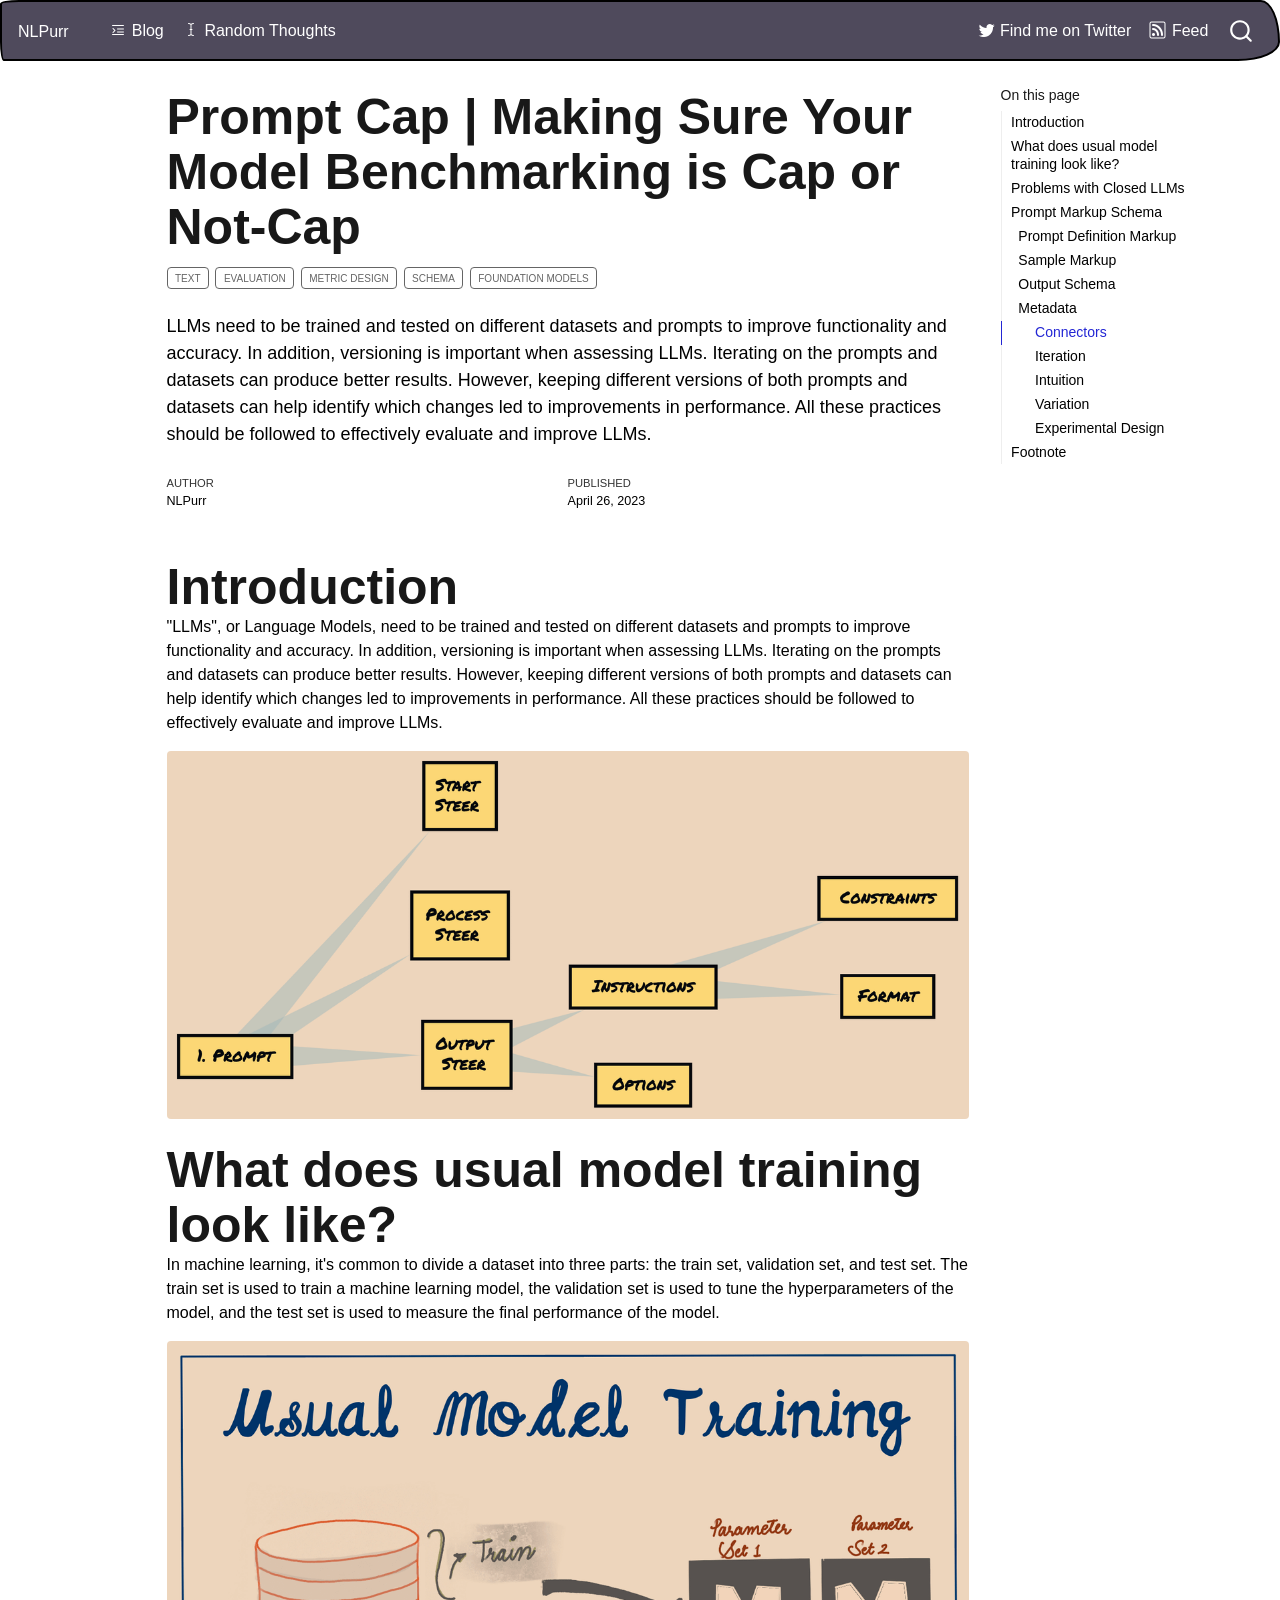
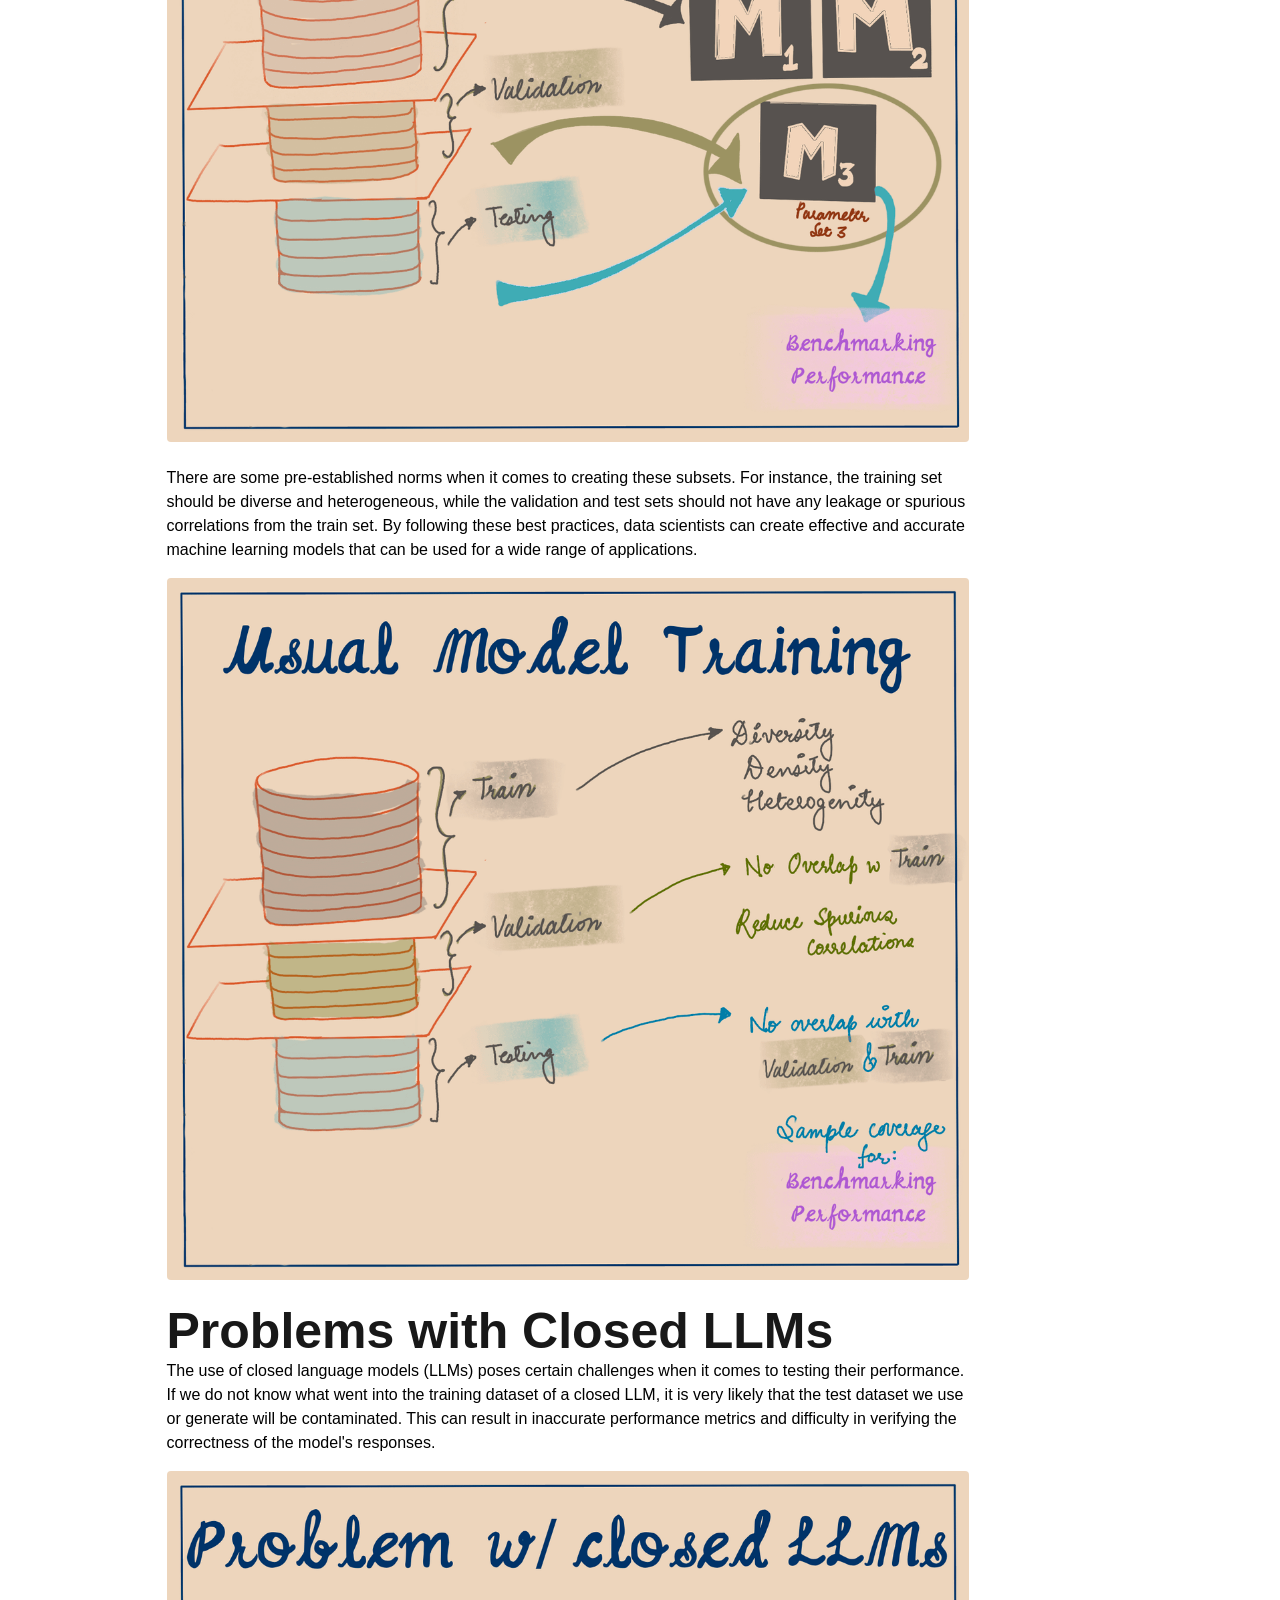
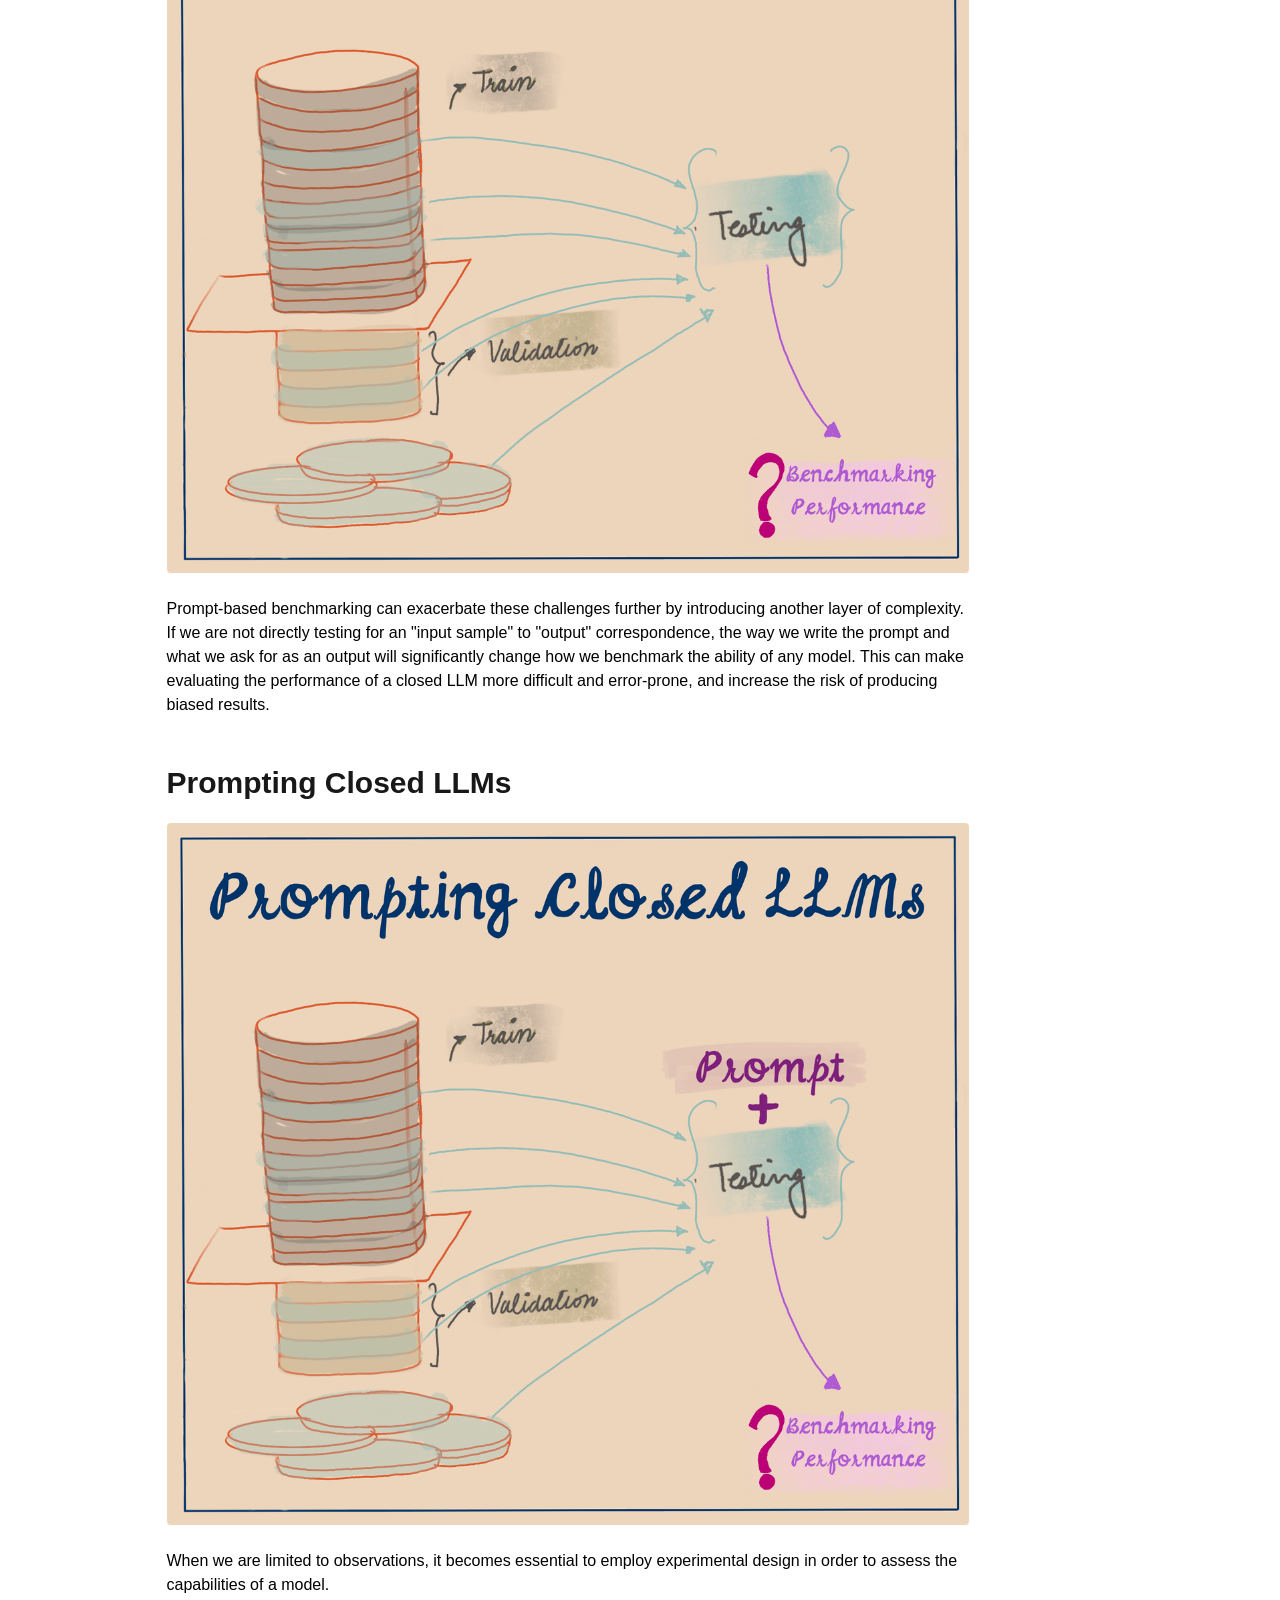
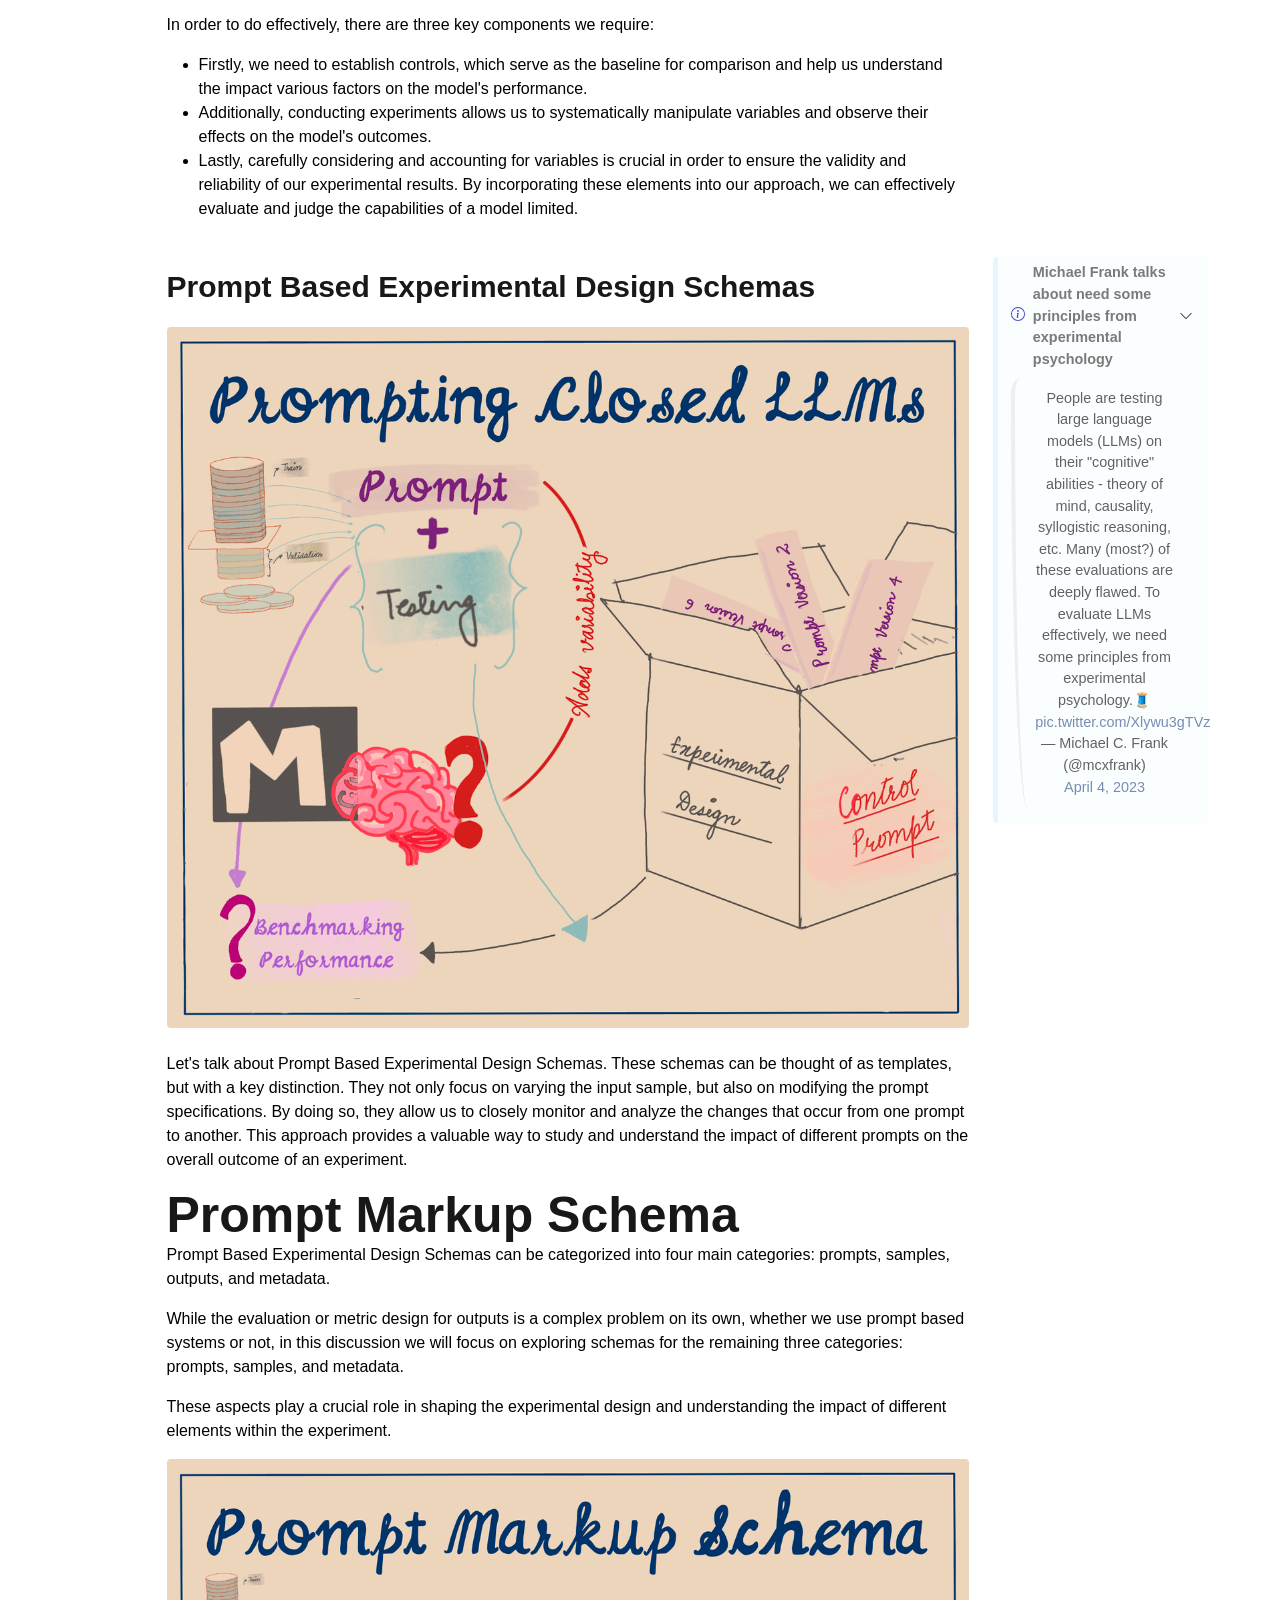
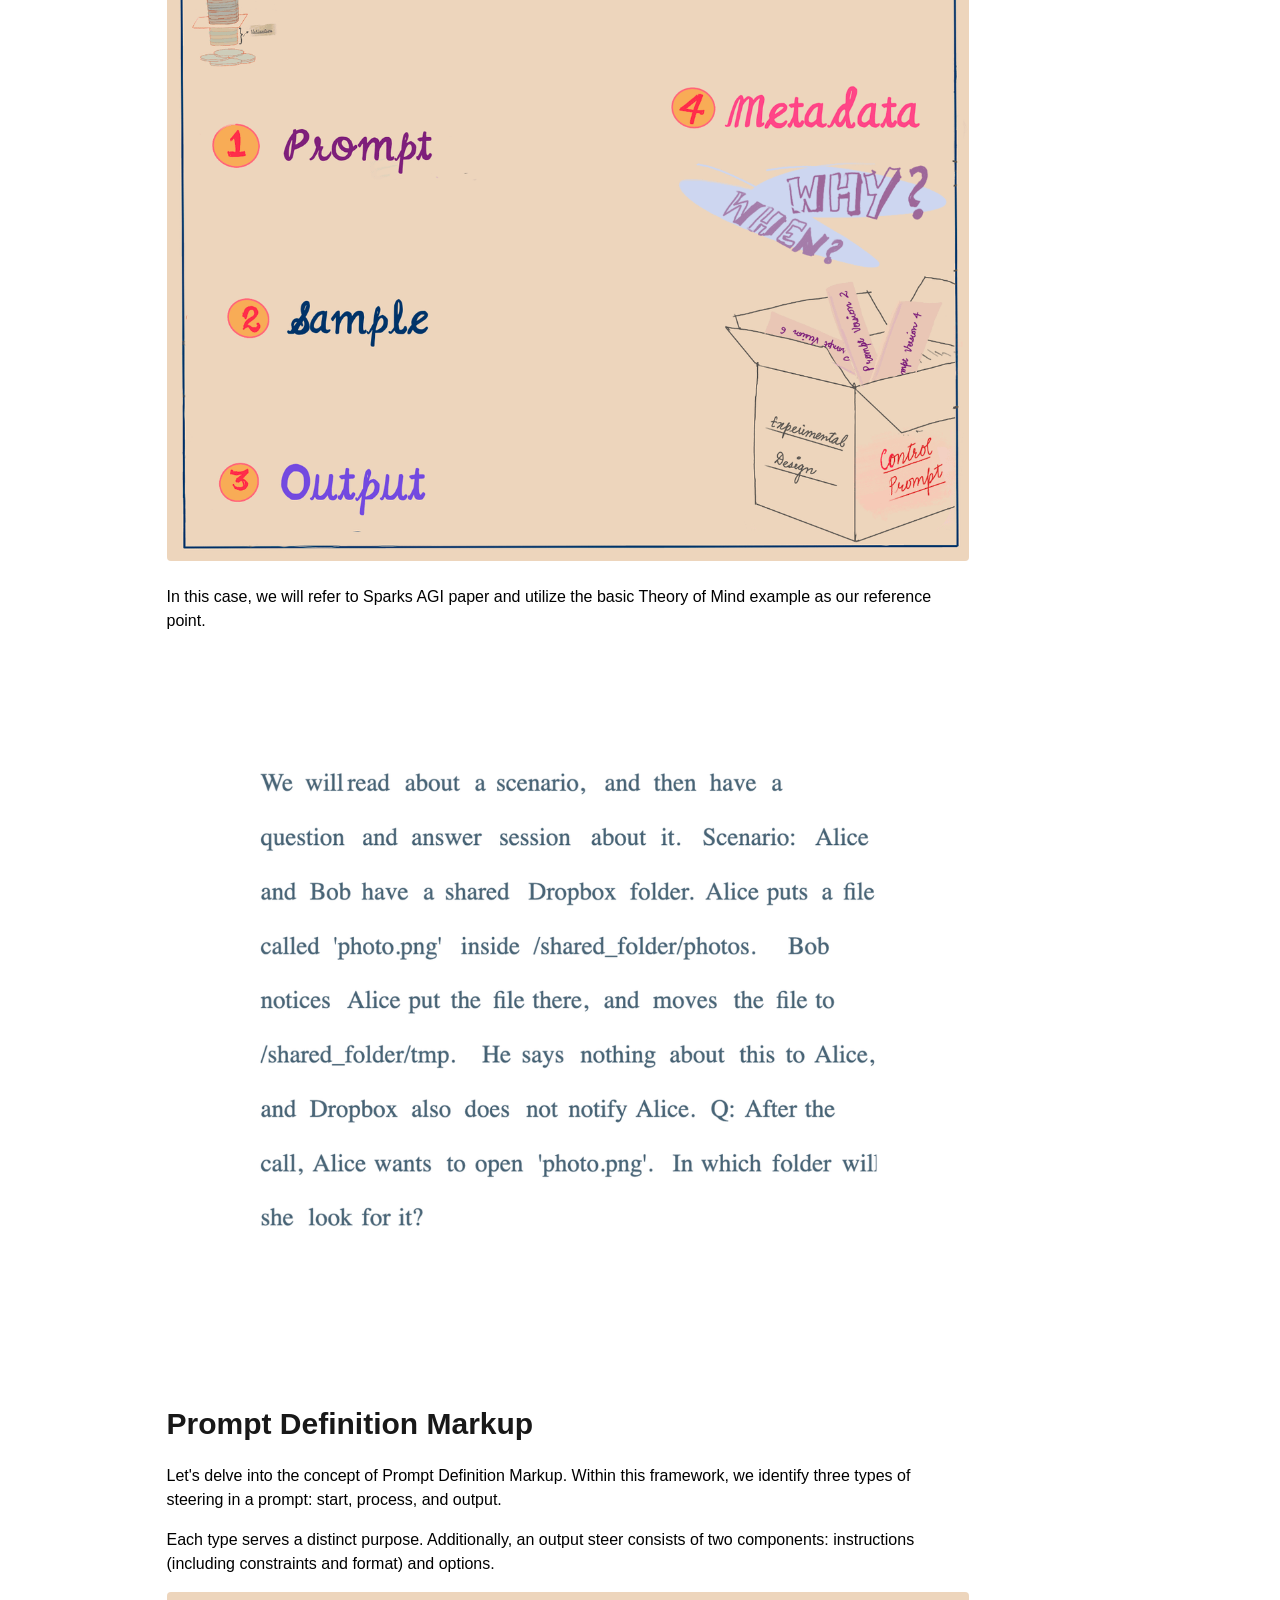
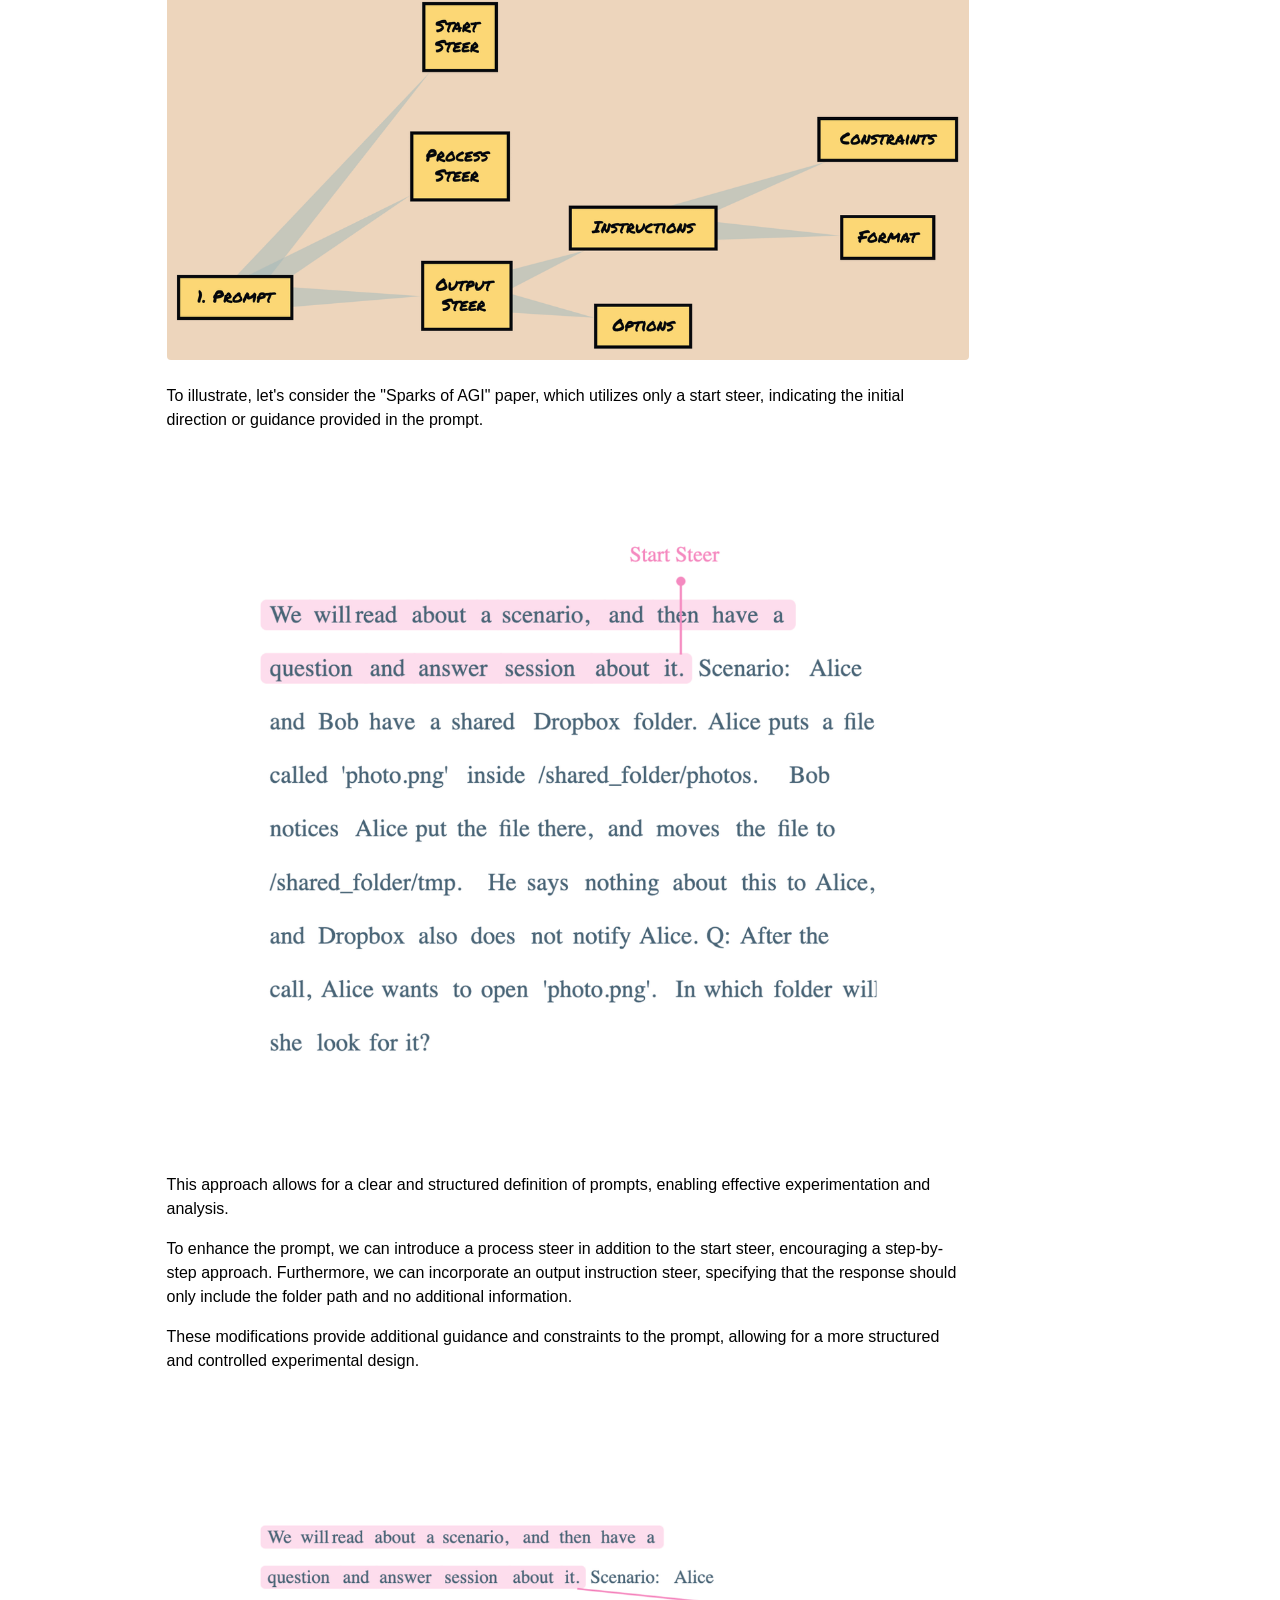
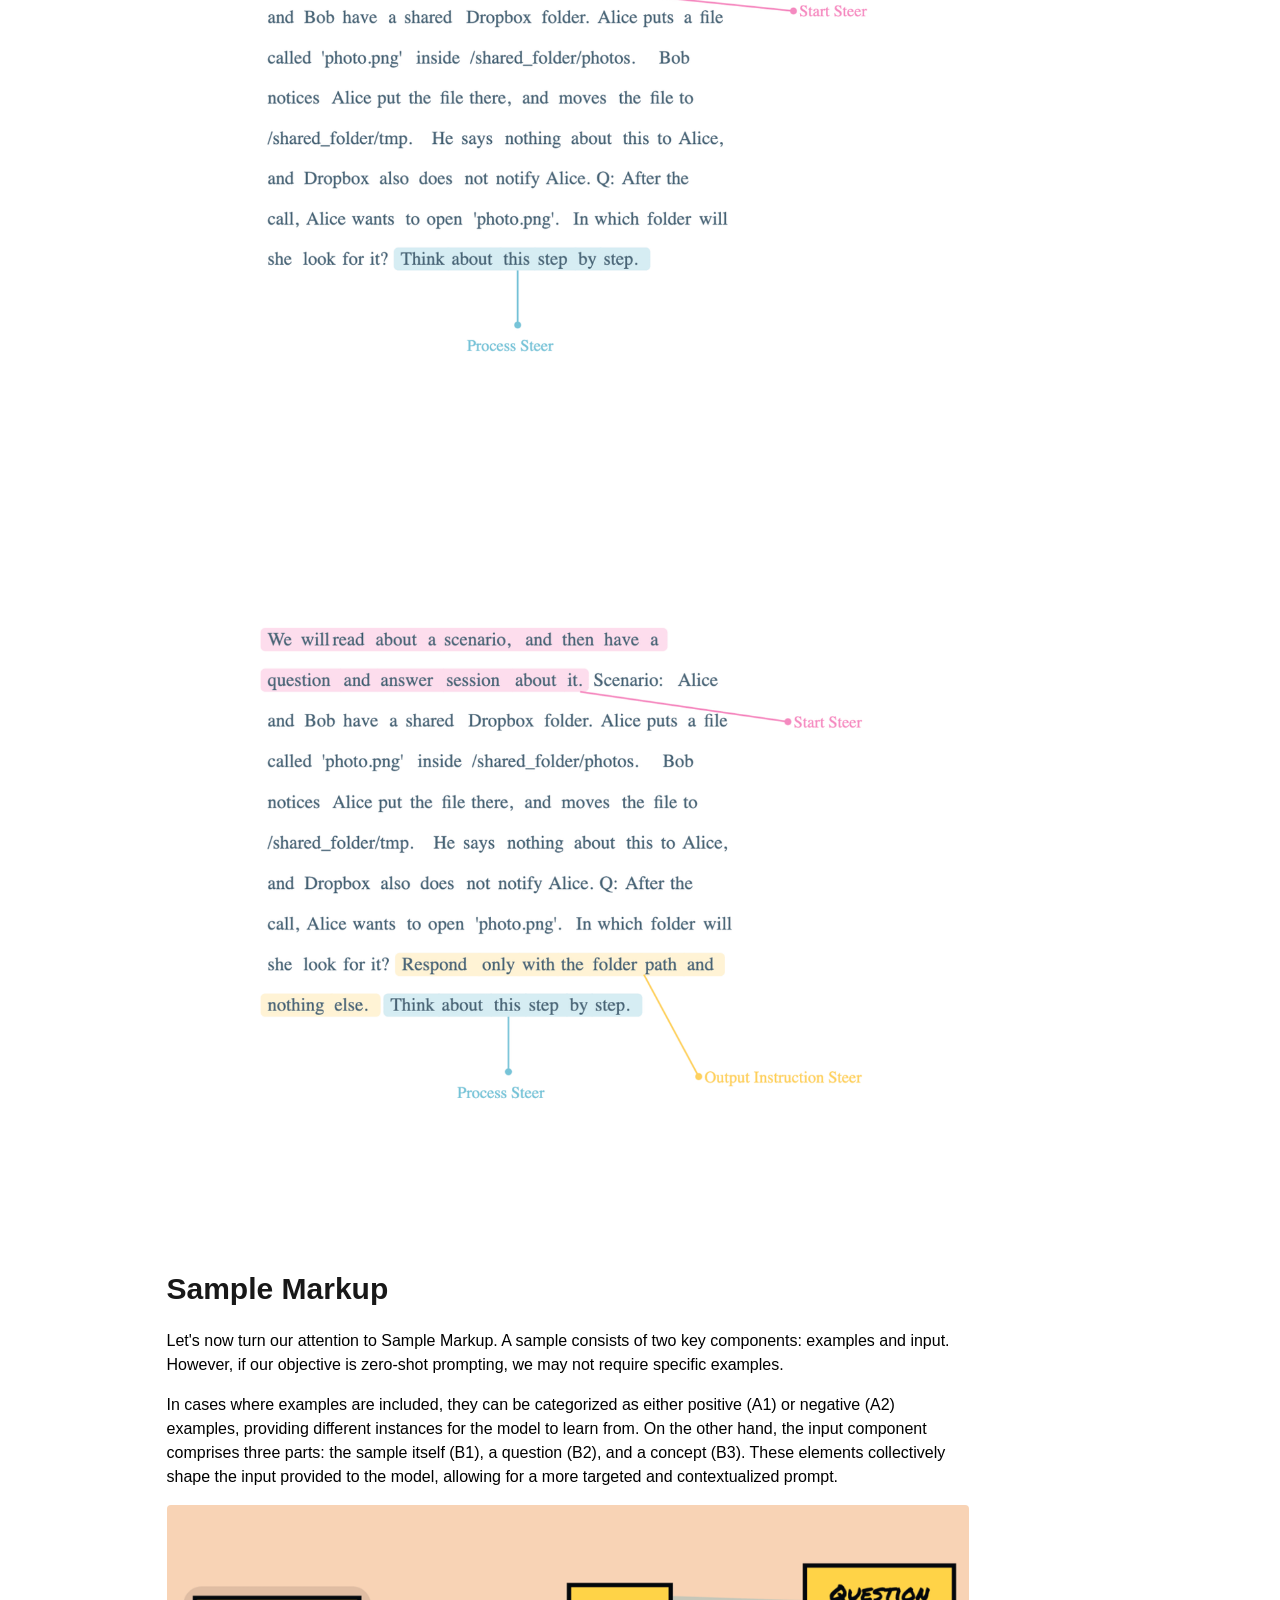
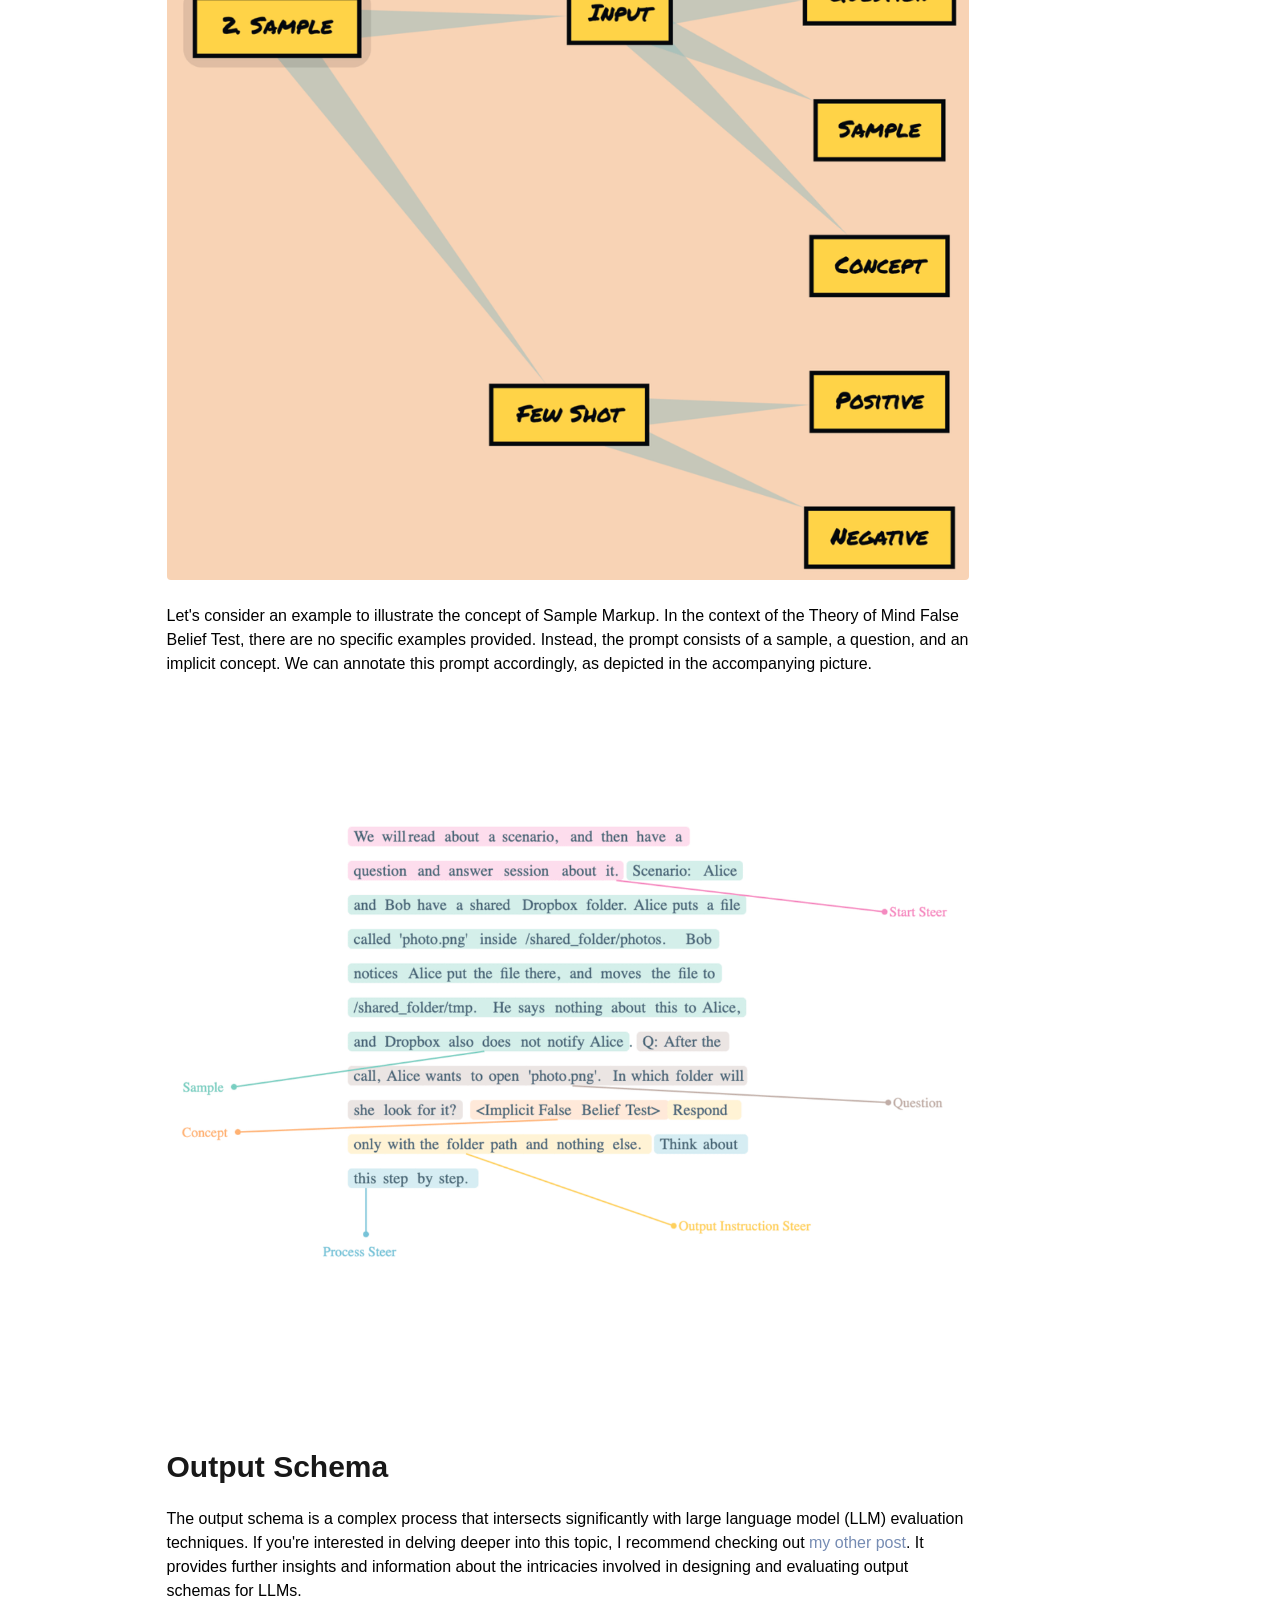
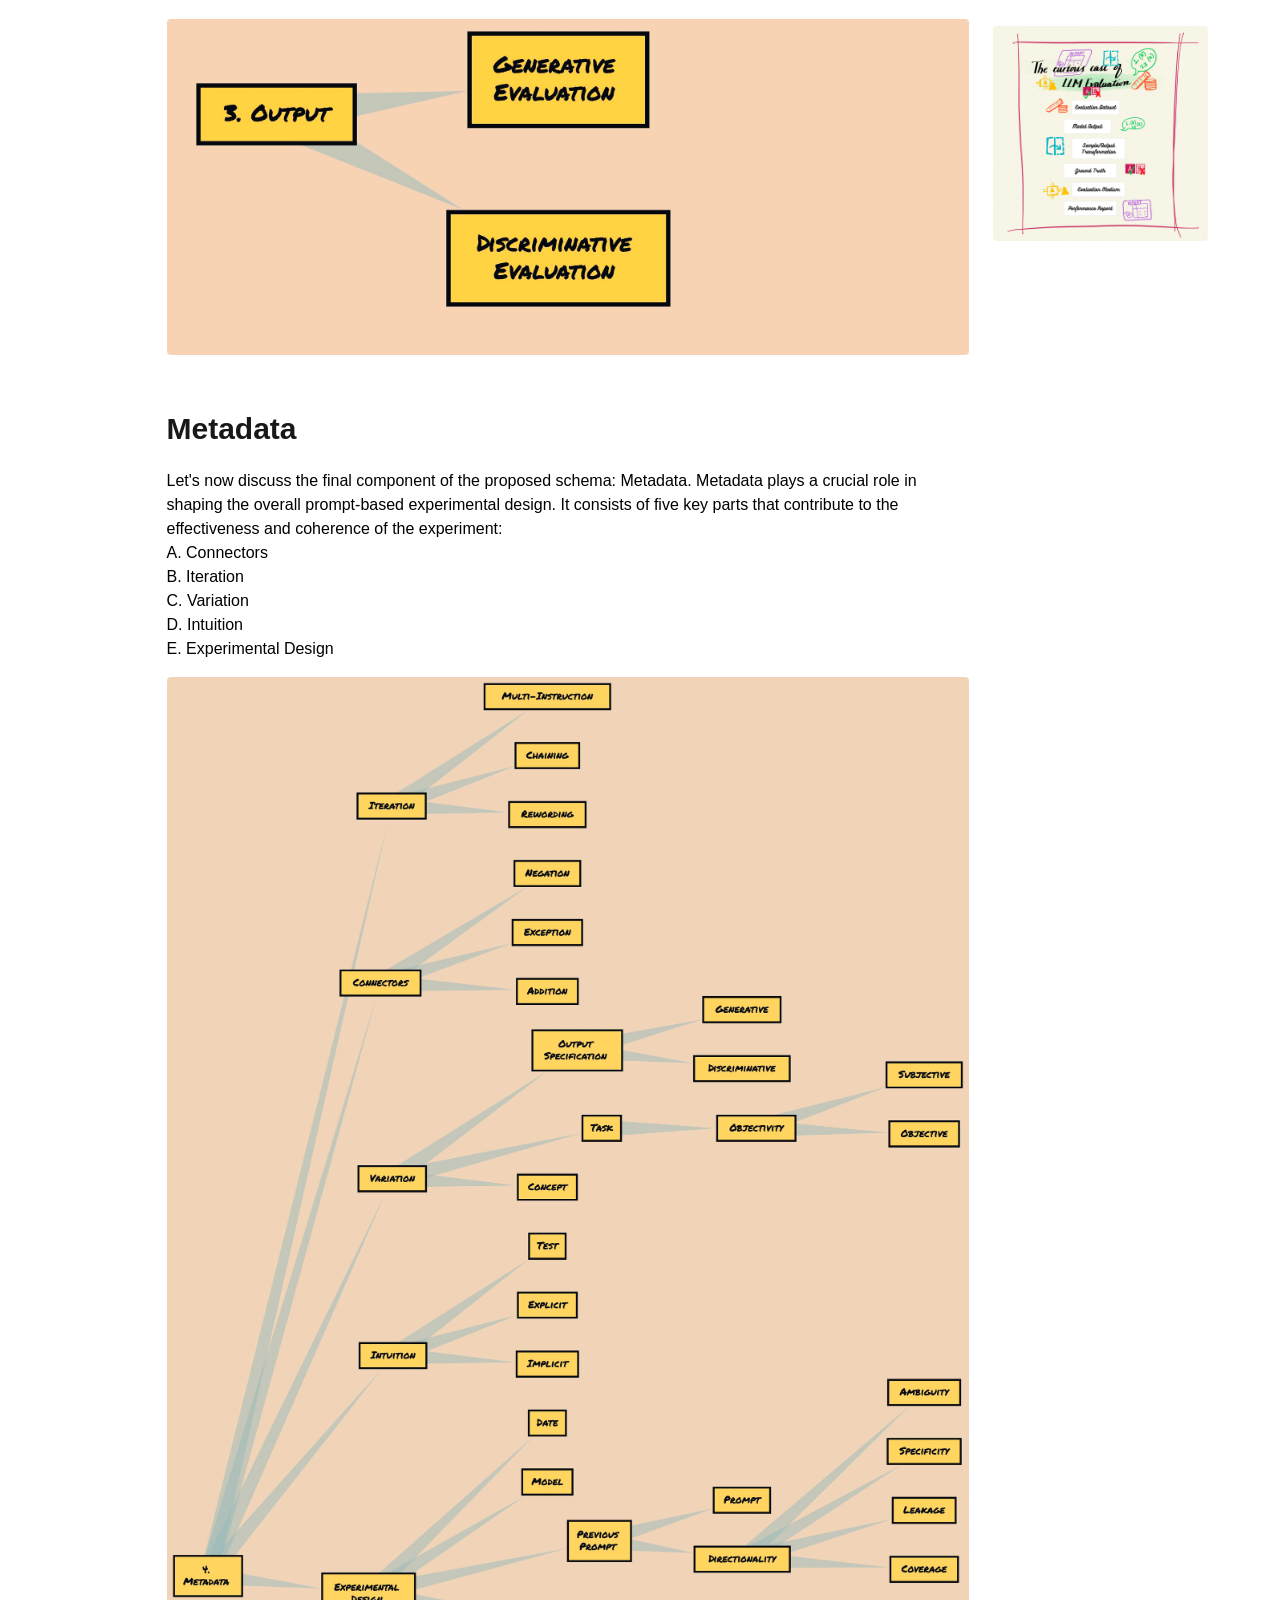
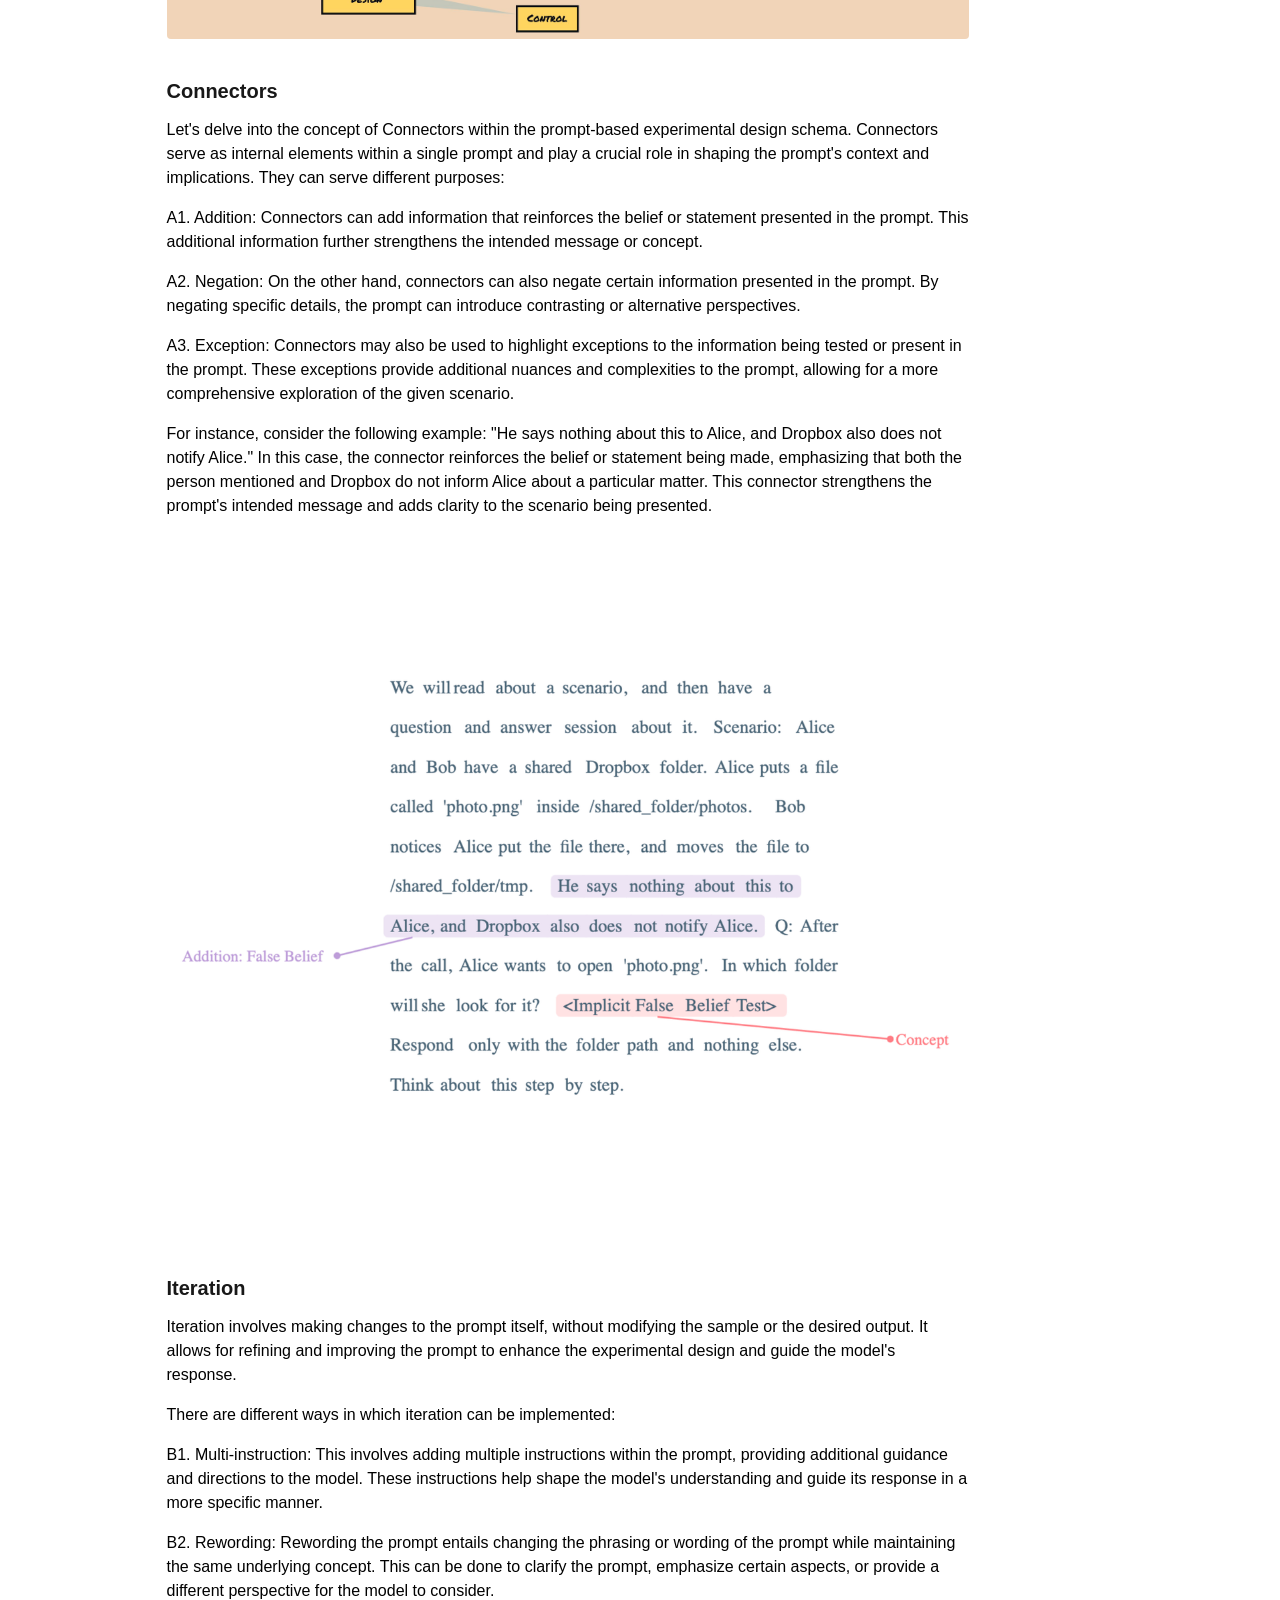
<file: posts/prompt-cap.html>
<!DOCTYPE html>
<html xmlns="http://www.w3.org/1999/xhtml" lang="en" xml:lang="en"><head>

<meta charset="utf-8">
<meta name="generator" content="quarto-1.3.433">

<meta name="viewport" content="width=device-width, initial-scale=1.0, user-scalable=yes">

<meta name="author" content="NLPurr">
<meta name="dcterms.date" content="2023-04-26">
<meta name="description" content="LLMs need to be trained and tested on different datasets and prompts to improve functionality and accuracy. In addition, versioning is important when assessing LLMs. Iterating on the prompts and datasets can produce better results. However, keeping different versions of both prompts and datasets can help identify which changes led to improvements in performance. All these practices should be followed to effectively evaluate and improve LLMs.">

<title>Prompt Cap | Making Sure Your Model Benchmarking is Cap or Not-Cap</title>
<style>
code{white-space: pre-wrap;}
span.smallcaps{font-variant: small-caps;}
div.columns{display: flex; gap: min(4vw, 1.5em);}
div.column{flex: auto; overflow-x: auto;}
div.hanging-indent{margin-left: 1.5em; text-indent: -1.5em;}
ul.task-list{list-style: none;}
ul.task-list li input[type="checkbox"] {
  width: 0.8em;
  margin: 0 0.8em 0.2em -1em; /* quarto-specific, see https://github.com/quarto-dev/quarto-cli/issues/4556 */ 
  vertical-align: middle;
}
</style>


<script src="../site_libs/quarto-nav/quarto-nav.js"></script>
<script src="../site_libs/clipboard/clipboard.min.js"></script>
<script src="../site_libs/quarto-search/autocomplete.umd.js"></script>
<script src="../site_libs/quarto-search/fuse.min.js"></script>
<script src="../site_libs/quarto-search/quarto-search.js"></script>
<meta name="quarto:offset" content="../">
<link href="../favicon.ico" rel="icon">
<script src="../site_libs/quarto-html/quarto.js"></script>
<script src="../site_libs/quarto-html/popper.min.js"></script>
<script src="../site_libs/quarto-html/tippy.umd.min.js"></script>
<script src="../site_libs/quarto-html/anchor.min.js"></script>
<link href="../site_libs/quarto-html/tippy.css" rel="stylesheet">
<link href="../site_libs/quarto-html/quarto-syntax-highlighting.css" rel="stylesheet" id="quarto-text-highlighting-styles">
<script src="../site_libs/bootstrap/bootstrap.min.js"></script>
<link href="../site_libs/bootstrap/bootstrap-icons.css" rel="stylesheet">
<link href="../site_libs/bootstrap/bootstrap.min.css" rel="stylesheet" id="quarto-bootstrap" data-mode="light">
<link href="../site_libs/quarto-contrib/collapse-social-embeds-1.0.0/collapse.css" rel="stylesheet">
<script src="../site_libs/quarto-contrib/glightbox/glightbox.min.js"></script>
<link href="../site_libs/quarto-contrib/glightbox/glightbox.min.css" rel="stylesheet">
<link href="../site_libs/quarto-contrib/glightbox/lightbox.css" rel="stylesheet">
<script id="quarto-search-options" type="application/json">{
  "location": "navbar",
  "copy-button": false,
  "collapse-after": 3,
  "panel-placement": "end",
  "type": "overlay",
  "limit": 20,
  "language": {
    "search-no-results-text": "No results",
    "search-matching-documents-text": "matching documents",
    "search-copy-link-title": "Copy link to search",
    "search-hide-matches-text": "Hide additional matches",
    "search-more-match-text": "more match in this document",
    "search-more-matches-text": "more matches in this document",
    "search-clear-button-title": "Clear",
    "search-detached-cancel-button-title": "Cancel",
    "search-submit-button-title": "Submit",
    "search-label": "Search"
  }
}</script>
<script type="application/json" class="js-hypothesis-config">
{
  "theme": "clean",
  "openSidebar": false,
  "showHighlights": "whenSidebarOpen"
}
</script>
<script async="" src="https://hypothes.is/embed.js"></script>
<script>
    
</script>


<meta property="og:title" content="Prompt Cap | Making Sure Your Model Benchmarking is Cap or Not-Cap">
<meta property="og:description" content="LLMs need to be trained and tested on different datasets and prompts to improve functionality and accuracy. In addition, versioning is important when assessing LLMs. Iterating on the prompts and datasets can produce better results. However, keeping different versions of both prompts and datasets can help identify which changes led to improvements in performance. All these practices should be followed to effectively evaluate and improve LLMs.">
<meta property="og:image" content="https://nlpurr.github.io/posts/images/prompt-cap/Prompt_Cap__Making_Sure_Your_Model_Benchmarking_is_Cap_or_Not-Cap-4ea3c09cf3d.png">
<meta property="og:site-name" content="NLPurr">
<meta property="og:image:height" content="550">
<meta property="og:image:width" content="1200">
<meta name="twitter:title" content="Prompt Cap | Making Sure Your Model Benchmarking is Cap or Not-Cap">
<meta name="twitter:description" content="LLMs need to be trained and tested on different datasets and prompts to improve functionality and accuracy. In addition, versioning is important when assessing LLMs. Iterating on the prompts and datasets can produce better results. However, keeping different versions of both prompts and datasets can help identify which changes led to improvements in performance. All these practices should be followed to effectively evaluate and improve LLMs.">
<meta name="twitter:image" content="https://nlpurr.github.io/posts/images/prompt-cap/Prompt_Cap__Making_Sure_Your_Model_Benchmarking_is_Cap_or_Not-Cap-4ea3c09cf3d.png">
<meta name="twitter:creator" content="@NLPurr">
<meta name="twitter:site" content="@NLPurr">
<meta name="twitter:image-height" content="550">
<meta name="twitter:image-width" content="1200">
<meta name="twitter:card" content="summary_large_image">
</head>

<body class="nav-fixed">

<div id="quarto-search-results"></div>
  <header id="quarto-header" class="headroom fixed-top">
    <nav class="navbar navbar-expand-lg navbar-dark ">
      <div class="navbar-container container-fluid">
      <div class="navbar-brand-container">
    <a class="navbar-brand" href="../index.html">
    <span class="navbar-title">NLPurr</span>
    </a>
  </div>
            <div id="quarto-search" class="" title="Search"></div>
          <button class="navbar-toggler" type="button" data-bs-toggle="collapse" data-bs-target="#navbarCollapse" aria-controls="navbarCollapse" aria-expanded="false" aria-label="Toggle navigation" onclick="if (window.quartoToggleHeadroom) { window.quartoToggleHeadroom(); }">
  <span class="navbar-toggler-icon"></span>
</button>
          <div class="collapse navbar-collapse" id="navbarCollapse">
            <ul class="navbar-nav navbar-nav-scroll me-auto">
  <li class="nav-item">
    <a class="nav-link" href="../posts/index.html" rel="" target=""><i class="bi bi-text-indent-left" role="img">
</i> 
 <span class="menu-text">Blog</span></a>
  </li>  
  <li class="nav-item">
    <a class="nav-link" href="../stream/index.html" rel="" target=""><i class="bi bi-cursor-text" role="img">
</i> 
 <span class="menu-text">Random Thoughts</span></a>
  </li>  
</ul>
            <ul class="navbar-nav navbar-nav-scroll ms-auto">
  <li class="nav-item">
    <a class="nav-link" href="https://twitter.com/NLPurr" rel="" target=""><i class="bi bi-twitter" role="img">
</i> 
 <span class="menu-text">Find me on Twitter</span></a>
  </li>  
  <li class="nav-item">
    <a class="nav-link" href="../posts/index.xml" rel="" target=""><i class="bi bi-rss" role="img">
</i> 
 <span class="menu-text">Feed</span></a>
  </li>  
</ul>
            <div class="quarto-navbar-tools">
</div>
          </div> <!-- /navcollapse -->
      </div> <!-- /container-fluid -->
    </nav>
</header>
<!-- content -->
<div id="quarto-content" class="quarto-container page-columns page-rows-contents page-layout-article page-navbar">
<!-- sidebar -->
<!-- margin-sidebar -->
    <div id="quarto-margin-sidebar" class="sidebar margin-sidebar">
        <nav id="TOC" role="doc-toc" class="toc-active">
    <h2 id="toc-title">On this page</h2>
   
  <ul>
  <li><a href="#introduction" id="toc-introduction" class="nav-link active" data-scroll-target="#introduction">Introduction</a></li>
  <li><a href="#what-does-usual-model-training-look-like-" id="toc-what-does-usual-model-training-look-like-" class="nav-link" data-scroll-target="#what-does-usual-model-training-look-like-">What does usual model training look like?</a></li>
  <li><a href="#problems-with-closed-llms" id="toc-problems-with-closed-llms" class="nav-link" data-scroll-target="#problems-with-closed-llms">Problems with Closed LLMs</a>
  <ul class="collapse">
  <li><a href="#prompting-closed-llms" id="toc-prompting-closed-llms" class="nav-link" data-scroll-target="#prompting-closed-llms">Prompting Closed LLMs</a></li>
  <li><a href="#prompt-based-experimental-design-schemas" id="toc-prompt-based-experimental-design-schemas" class="nav-link" data-scroll-target="#prompt-based-experimental-design-schemas">Prompt Based Experimental Design Schemas</a></li>
  </ul></li>
  <li><a href="#prompt-markup-schema" id="toc-prompt-markup-schema" class="nav-link" data-scroll-target="#prompt-markup-schema">Prompt Markup Schema</a>
  <ul class="collapse">
  <li><a href="#prompt-definition-markup" id="toc-prompt-definition-markup" class="nav-link" data-scroll-target="#prompt-definition-markup">Prompt Definition Markup</a></li>
  <li><a href="#sample-markup" id="toc-sample-markup" class="nav-link" data-scroll-target="#sample-markup">Sample Markup</a></li>
  <li><a href="#output-schema" id="toc-output-schema" class="nav-link" data-scroll-target="#output-schema">Output Schema</a></li>
  <li><a href="#metadata" id="toc-metadata" class="nav-link" data-scroll-target="#metadata">Metadata</a>
  <ul class="collapse">
  <li><a href="#connectors" id="toc-connectors" class="nav-link" data-scroll-target="#connectors">Connectors</a></li>
  <li><a href="#iteration" id="toc-iteration" class="nav-link" data-scroll-target="#iteration">Iteration</a></li>
  <li><a href="#intuition" id="toc-intuition" class="nav-link" data-scroll-target="#intuition">Intuition</a></li>
  <li><a href="#variation" id="toc-variation" class="nav-link" data-scroll-target="#variation">Variation</a></li>
  <li><a href="#experimental-design" id="toc-experimental-design" class="nav-link" data-scroll-target="#experimental-design">Experimental Design</a></li>
  </ul></li>
  </ul></li>
  <li><a href="#footnote" id="toc-footnote" class="nav-link" data-scroll-target="#footnote">Footnote</a>
  <ul class="collapse">
  <li><a href="#recommended-papers-in-the-area-" id="toc-recommended-papers-in-the-area-" class="nav-link" data-scroll-target="#recommended-papers-in-the-area-">Recommended papers in the area:</a>
  <ul class="collapse">
  <li><a href="#markup-interfacing-languages" id="toc-markup-interfacing-languages" class="nav-link" data-scroll-target="#markup-interfacing-languages">Markup/Interfacing Languages</a></li>
  <li><a href="#prompt-building" id="toc-prompt-building" class="nav-link" data-scroll-target="#prompt-building">Prompt Building</a></li>
  <li><a href="#dataset-cartography" id="toc-dataset-cartography" class="nav-link" data-scroll-target="#dataset-cartography">Dataset Cartography</a></li>
  <li><a href="#experimental-design-" id="toc-experimental-design-" class="nav-link" data-scroll-target="#experimental-design-">Experimental Design</a></li>
  <li><a href="#llm-evaluation" id="toc-llm-evaluation" class="nav-link" data-scroll-target="#llm-evaluation">LLM Evaluation</a></li>
  </ul></li>
  </ul></li>
  </ul>
</nav>
    </div>
<!-- main -->
<main class="content page-columns page-full" id="quarto-document-content">

<header id="title-block-header" class="quarto-title-block default">
<div class="quarto-title">
<h1 class="title">Prompt Cap | Making Sure Your Model Benchmarking is Cap or Not-Cap</h1>
  <div class="quarto-categories">
    <div class="quarto-category">Text</div>
    <div class="quarto-category">Evaluation</div>
    <div class="quarto-category">Metric Design</div>
    <div class="quarto-category">Schema</div>
    <div class="quarto-category">Foundation Models</div>
  </div>
  </div>

<div>
  <div class="description">
    LLMs need to be trained and tested on different datasets and prompts to improve functionality and accuracy. In addition, versioning is important when assessing LLMs. Iterating on the prompts and datasets can produce better results. However, keeping different versions of both prompts and datasets can help identify which changes led to improvements in performance. All these practices should be followed to effectively evaluate and improve LLMs.
  </div>
</div>


<div class="quarto-title-meta">

    <div>
    <div class="quarto-title-meta-heading">Author</div>
    <div class="quarto-title-meta-contents">
             <p>NLPurr </p>
          </div>
  </div>
    
    <div>
    <div class="quarto-title-meta-heading">Published</div>
    <div class="quarto-title-meta-contents">
      <p class="date">April 26, 2023</p>
    </div>
  </div>
  
    
  </div>
  

</header>

<section id="introduction" class="level1">
<h1>Introduction</h1>
<p>"LLMs", or Language Models, need to be trained and tested on different datasets and prompts to improve functionality and accuracy. In addition, versioning is important when assessing LLMs. Iterating on the prompts and datasets can produce better results. However, keeping different versions of both prompts and datasets can help identify which changes led to improvements in performance. All these practices should be followed to effectively evaluate and improve LLMs.</p>
<div class="quarto-figure quarto-figure-center">
<figure class="figure">
<p><a href="images/prompt-cap/Prompt_Cap__Making_Sure_Your_Model_Benchmarking_is_Cap_or_Not-Cap-4ea3c09cf3d.png" class="lightbox" data-gallery="quarto-lightbox-gallery-1"><img src="images/prompt-cap/Prompt_Cap__Making_Sure_Your_Model_Benchmarking_is_Cap_or_Not-Cap-4ea3c09cf3d.png" class="img-fluid figure-img"></a></p>
</figure>
</div>
</section>
<section id="what-does-usual-model-training-look-like-" class="level1">
<h1>What does usual model training look like?</h1>
<p>In machine learning, it's common to divide a dataset into three parts: the train set, validation set, and test set. The train set is used to train a machine learning model, the validation set is used to tune the hyperparameters of the model, and the test set is used to measure the final performance of the model.</p>
<div class="quarto-figure quarto-figure-center">
<figure class="figure">
<p><a href="images/prompt-cap/Prompt_Cap__Making_Sure_Your_Model_Benchmarking_is_Cap_or_Not-Cap-63cfd74ac5b.png" class="lightbox" data-gallery="quarto-lightbox-gallery-2"><img src="images/prompt-cap/Prompt_Cap__Making_Sure_Your_Model_Benchmarking_is_Cap_or_Not-Cap-63cfd74ac5b.png" class="img-fluid figure-img"></a></p>
</figure>
</div>
<p>There are some pre-established norms when it comes to creating these subsets. For instance, the training set should be diverse and heterogeneous, while the validation and test sets should not have any leakage or spurious correlations from the train set. By following these best practices, data scientists can create effective and accurate machine learning models that can be used for a wide range of applications.</p>
<div class="quarto-figure quarto-figure-center">
<figure class="figure">
<p><a href="images/prompt-cap/Prompt_Cap__Making_Sure_Your_Model_Benchmarking_is_Cap_or_Not-Cap-6cbf1ea978d.png" class="lightbox" data-gallery="quarto-lightbox-gallery-3"><img src="images/prompt-cap/Prompt_Cap__Making_Sure_Your_Model_Benchmarking_is_Cap_or_Not-Cap-6cbf1ea978d.png" class="img-fluid figure-img"></a></p>
</figure>
</div>
</section>
<section id="problems-with-closed-llms" class="level1 page-columns page-full">
<h1>Problems with Closed LLMs</h1>
<p>The use of closed language models (LLMs) poses certain challenges when it comes to testing their performance. If we do not know what went into the training dataset of a closed LLM, it is very likely that the test dataset we use or generate will be contaminated. This can result in inaccurate performance metrics and difficulty in verifying the correctness of the model's responses.</p>
<div class="quarto-figure quarto-figure-center">
<figure class="figure">
<p><a href="images/prompt-cap/Prompt_Cap__Making_Sure_Your_Model_Benchmarking_is_Cap_or_Not-Cap-69887e3e0dd.png" class="lightbox" data-gallery="quarto-lightbox-gallery-4"><img src="images/prompt-cap/Prompt_Cap__Making_Sure_Your_Model_Benchmarking_is_Cap_or_Not-Cap-69887e3e0dd.png" class="img-fluid figure-img"></a></p>
</figure>
</div>
<p>Prompt-based benchmarking can exacerbate these challenges further by introducing another layer of complexity. If we are not directly testing for an "input sample" to "output" correspondence, the way we write the prompt and what we ask for as an output will significantly change how we benchmark the ability of any model. This can make evaluating the performance of a closed LLM more difficult and error-prone, and increase the risk of producing biased results.</p>
<section id="prompting-closed-llms" class="level2">
<h2 class="anchored" data-anchor-id="prompting-closed-llms">Prompting Closed LLMs</h2>
<div class="quarto-figure quarto-figure-center">
<figure class="figure">
<p><a href="images/prompt-cap/Prompt_Cap__Making_Sure_Your_Model_Benchmarking_is_Cap_or_Not-Cap-f258297f659.png" class="lightbox" data-gallery="quarto-lightbox-gallery-5"><img src="images/prompt-cap/Prompt_Cap__Making_Sure_Your_Model_Benchmarking_is_Cap_or_Not-Cap-f258297f659.png" class="img-fluid figure-img"></a></p>
</figure>
</div>
<p>When we are limited to observations, it becomes essential to employ experimental design in order to assess the capabilities of a model.</p>
<p>In order to do effectively, there are three key components we require:</p>
<ul>
<li>Firstly, we need to establish controls, which serve as the baseline for comparison and help us understand the impact various factors on the model's performance.</li>
<li>Additionally, conducting experiments allows us to systematically manipulate variables and observe their effects on the model's outcomes.</li>
<li>Lastly, carefully considering and accounting for variables is crucial in order to ensure the validity and reliability of our experimental results. By incorporating these elements into our approach, we can effectively evaluate and judge the capabilities of a model limited.<br>
</li>
</ul>
</section>
<section id="prompt-based-experimental-design-schemas" class="level2 page-columns page-full">
<h2 class="anchored" data-anchor-id="prompt-based-experimental-design-schemas">Prompt Based Experimental Design Schemas</h2>

<div class="no-row-height column-margin column-container"><div class="callout callout-style-default callout-note callout-titled" title="Michael Frank talks about need some principles from experimental psychology">
<div class="callout-header d-flex align-content-center" data-bs-toggle="collapse" data-bs-target=".callout-1-contents" aria-controls="callout-1" aria-expanded="true" aria-label="Toggle callout">
<div class="callout-icon-container">
<i class="callout-icon"></i>
</div>
<div class="callout-title-container flex-fill">
Michael Frank talks about need some principles from experimental psychology
</div>
<div class="callout-btn-toggle d-inline-block border-0 py-1 ps-1 pe-0 float-end"><i class="callout-toggle"></i></div>
</div>
<div id="callout-1" class="callout-1-contents callout-collapse collapse show">
<div class="callout-body-container callout-body">
<p></p><div id="tweet-35667"></div><script>tweet={"url":"https:\/\/twitter.com\/mcxfrank\/status\/1643296168276033538","author_name":"Michael C. Frank","author_url":"https:\/\/twitter.com\/mcxfrank","html":"\u003Cblockquote class=\"twitter-tweet\" align=\"center\"\u003E\u003Cp lang=\"en\" dir=\"ltr\"\u003EPeople are testing large language models (LLMs) on their &quot;cognitive&quot; abilities - theory of mind, causality, syllogistic reasoning, etc. Many (most?) of these evaluations are deeply flawed. To evaluate LLMs effectively, we need some principles from experimental psychology.\uD83E\uDDF5 \u003Ca href=\"https:\/\/t.co\/Xlywu3gTVz\"\u003Epic.twitter.com\/Xlywu3gTVz\u003C\/a\u003E\u003C\/p\u003E&mdash; Michael C. Frank (@mcxfrank) \u003Ca href=\"https:\/\/twitter.com\/mcxfrank\/status\/1643296168276033538?ref_src=twsrc%5Etfw\"\u003EApril 4, 2023\u003C\/a\u003E\u003C\/blockquote\u003E\n\u003Cscript async src=\"https:\/\/platform.twitter.com\/widgets.js\" charset=\"utf-8\"\u003E\u003C\/script\u003E\n","width":550,"height":null,"type":"rich","cache_age":"3153600000","provider_name":"Twitter","provider_url":"https:\/\/twitter.com","version":"1.0"};document.getElementById("tweet-35667").innerHTML = tweet["html"];</script><p></p>
</div>
</div>
</div></div><div class="quarto-figure quarto-figure-center">
<figure class="figure">
<p><a href="images/prompt-cap/Prompt_Cap__Making_Sure_Your_Model_Benchmarking_is_Cap_or_Not-Cap-8f14c7d2906.png" class="lightbox" data-gallery="quarto-lightbox-gallery-6"><img src="images/prompt-cap/Prompt_Cap__Making_Sure_Your_Model_Benchmarking_is_Cap_or_Not-Cap-8f14c7d2906.png" class="img-fluid figure-img"></a></p>
</figure>
</div>
<p>Let's talk about Prompt Based Experimental Design Schemas. These schemas can be thought of as templates, but with a key distinction. They not only focus on varying the input sample, but also on modifying the prompt specifications. By doing so, they allow us to closely monitor and analyze the changes that occur from one prompt to another. This approach provides a valuable way to study and understand the impact of different prompts on the overall outcome of an experiment.</p>
</section>
</section>
<section id="prompt-markup-schema" class="level1 page-columns page-full">
<h1>Prompt Markup Schema</h1>
<p>Prompt Based Experimental Design Schemas can be categorized into four main categories: prompts, samples, outputs, and metadata.</p>
<p>While the evaluation or metric design for outputs is a complex problem on its own, whether we use prompt based systems or not, in this discussion we will focus on exploring schemas for the remaining three categories: prompts, samples, and metadata.</p>
<p>These aspects play a crucial role in shaping the experimental design and understanding the impact of different elements within the experiment.</p>
<div class="quarto-figure quarto-figure-center">
<figure class="figure">
<p><a href="images/prompt-cap/Prompt_Cap__Making_Sure_Your_Model_Benchmarking_is_Cap_or_Not-Cap-1e5a7351c70.png" class="lightbox" data-gallery="quarto-lightbox-gallery-7"><img src="images/prompt-cap/Prompt_Cap__Making_Sure_Your_Model_Benchmarking_is_Cap_or_Not-Cap-1e5a7351c70.png" class="img-fluid figure-img"></a></p>
</figure>
</div>
<p>In this case, we will refer to Sparks AGI paper and utilize the basic Theory of Mind example as our reference point.</p>
<div class="quarto-figure quarto-figure-center">
<figure class="figure">
<p><a href="images/prompt-cap/Prompt_Cap__Making_Sure_Your_Model_Benchmarking_is_Cap_or_Not-Cap-583dc6d0606.png" class="lightbox" data-gallery="quarto-lightbox-gallery-8"><img src="images/prompt-cap/Prompt_Cap__Making_Sure_Your_Model_Benchmarking_is_Cap_or_Not-Cap-583dc6d0606.png" class="img-fluid figure-img"></a></p>
</figure>
</div>
<section id="prompt-definition-markup" class="level2">
<h2 class="anchored" data-anchor-id="prompt-definition-markup">Prompt Definition Markup</h2>
<p>Let's delve into the concept of Prompt Definition Markup. Within this framework, we identify three types of steering in a prompt: start, process, and output.</p>
<p>Each type serves a distinct purpose. Additionally, an output steer consists of two components: instructions (including constraints and format) and options.</p>
<div class="quarto-figure quarto-figure-center">
<figure class="figure">
<p><a href="images/prompt-cap/Prompt_Cap__Making_Sure_Your_Model_Benchmarking_is_Cap_or_Not-Cap-d9c584bb200.png" class="lightbox" data-gallery="quarto-lightbox-gallery-9"><img src="images/prompt-cap/Prompt_Cap__Making_Sure_Your_Model_Benchmarking_is_Cap_or_Not-Cap-d9c584bb200.png" class="img-fluid figure-img"></a></p>
</figure>
</div>
<p>To illustrate, let's consider the "Sparks of AGI" paper, which utilizes only a start steer, indicating the initial direction or guidance provided in the prompt.</p>
<div class="quarto-figure quarto-figure-center">
<figure class="figure">
<p><a href="images/prompt-cap/Prompt_Cap__Making_Sure_Your_Model_Benchmarking_is_Cap_or_Not-Cap-7c7578cdbf5.png" class="lightbox" data-gallery="quarto-lightbox-gallery-10"><img src="images/prompt-cap/Prompt_Cap__Making_Sure_Your_Model_Benchmarking_is_Cap_or_Not-Cap-7c7578cdbf5.png" class="img-fluid figure-img"></a></p>
</figure>
</div>
<p>This approach allows for a clear and structured definition of prompts, enabling effective experimentation and analysis.</p>
<p>To enhance the prompt, we can introduce a process steer in addition to the start steer, encouraging a step-by-step approach. Furthermore, we can incorporate an output instruction steer, specifying that the response should only include the folder path and no additional information.</p>
<p>These modifications provide additional guidance and constraints to the prompt, allowing for a more structured and controlled experimental design.</p>
<div class="quarto-figure quarto-figure-center">
<figure class="figure">
<p><a href="images/prompt-cap/Prompt_Cap__Making_Sure_Your_Model_Benchmarking_is_Cap_or_Not-Cap-1f7053e0950.png" class="lightbox" data-gallery="quarto-lightbox-gallery-11"><img src="images/prompt-cap/Prompt_Cap__Making_Sure_Your_Model_Benchmarking_is_Cap_or_Not-Cap-1f7053e0950.png" class="img-fluid figure-img"></a></p>
</figure>
</div>
<div class="quarto-figure quarto-figure-center">
<figure class="figure">
<p><a href="images/prompt-cap/Prompt_Cap__Making_Sure_Your_Model_Benchmarking_is_Cap_or_Not-Cap-9091c7d24aa.png" class="lightbox" data-gallery="quarto-lightbox-gallery-12"><img src="images/prompt-cap/Prompt_Cap__Making_Sure_Your_Model_Benchmarking_is_Cap_or_Not-Cap-9091c7d24aa.png" class="img-fluid figure-img"></a></p>
</figure>
</div>
</section>
<section id="sample-markup" class="level2">
<h2 class="anchored" data-anchor-id="sample-markup">Sample Markup</h2>
<p>Let's now turn our attention to Sample Markup. A sample consists of two key components: examples and input. However, if our objective is zero-shot prompting, we may not require specific examples.</p>
<p>In cases where examples are included, they can be categorized as either positive (A1) or negative (A2) examples, providing different instances for the model to learn from. On the other hand, the input component comprises three parts: the sample itself (B1), a question (B2), and a concept (B3). These elements collectively shape the input provided to the model, allowing for a more targeted and contextualized prompt.</p>
<div class="quarto-figure quarto-figure-center">
<figure class="figure">
<p><a href="images/prompt-cap/Prompt_Cap__Making_Sure_Your_Model_Benchmarking_is_Cap_or_Not-Cap-9300062118c.png" class="lightbox" data-gallery="quarto-lightbox-gallery-13"><img src="images/prompt-cap/Prompt_Cap__Making_Sure_Your_Model_Benchmarking_is_Cap_or_Not-Cap-9300062118c.png" class="img-fluid figure-img"></a></p>
</figure>
</div>
<p>Let's consider an example to illustrate the concept of Sample Markup. In the context of the Theory of Mind False Belief Test, there are no specific examples provided. Instead, the prompt consists of a sample, a question, and an implicit concept. We can annotate this prompt accordingly, as depicted in the accompanying picture.</p>
<div class="quarto-figure quarto-figure-center">
<figure class="figure">
<p><a href="images/prompt-cap/Prompt_Cap__Making_Sure_Your_Model_Benchmarking_is_Cap_or_Not-Cap-a1b36107f79.png" class="lightbox" data-gallery="quarto-lightbox-gallery-14"><img src="images/prompt-cap/Prompt_Cap__Making_Sure_Your_Model_Benchmarking_is_Cap_or_Not-Cap-a1b36107f79.png" class="img-fluid figure-img"></a></p>
</figure>
</div>
</section>
<section id="output-schema" class="level2 page-columns page-full">
<h2 class="anchored" data-anchor-id="output-schema">Output Schema</h2>
<p>The output schema is a complex process that intersects significantly with large language model (LLM) evaluation techniques. If you're interested in delving deeper into this topic, I recommend checking out <a href="../posts/case-of-llm-evals.html">my other post</a>. It provides further insights and information about the intricacies involved in designing and evaluating output schemas for LLMs.</p>
<div class="quarto-figure quarto-figure-center">
<figure class="figure">
<p><a href="images/prompt-cap/Prompt_Cap__Making_Sure_Your_Model_Benchmarking_is_Cap_or_Not-Cap-2b79a1398a3.png" class="lightbox" data-gallery="quarto-lightbox-gallery-15"><img src="images/prompt-cap/Prompt_Cap__Making_Sure_Your_Model_Benchmarking_is_Cap_or_Not-Cap-2b79a1398a3.png" class="img-fluid figure-img"></a></p>
</figure>
</div>

<div class="no-row-height column-margin column-container"><div class="">
<div class="quarto-figure quarto-figure-center">
<figure class="figure">
<p><a href="images/prompt-cap/Prompt_Cap__Making_Sure_Your_Model_Benchmarking_is_Cap_or_Not-Cap-4c3e4d1a18a.png" class="lightbox" data-gallery="quarto-lightbox-gallery-16"><img src="images/prompt-cap/Prompt_Cap__Making_Sure_Your_Model_Benchmarking_is_Cap_or_Not-Cap-4c3e4d1a18a.png" class="img-fluid figure-img"></a></p>
</figure>
</div>
</div></div></section>
<section id="metadata" class="level2">
<h2 class="anchored" data-anchor-id="metadata">Metadata</h2>
<p>Let's now discuss the final component of the proposed schema: Metadata. Metadata plays a crucial role in shaping the overall prompt-based experimental design. It consists of five key parts that contribute to the effectiveness and coherence of the experiment:<br>
A. Connectors<br>
B. Iteration<br>
C. Variation<br>
D. Intuition<br>
E. Experimental Design</p>
<div class="quarto-figure quarto-figure-center">
<figure class="figure">
<p><a href="images/prompt-cap/Prompt_Cap__Making_Sure_Your_Model_Benchmarking_is_Cap_or_Not-Cap-c6fddf51f9e.png" class="lightbox" data-gallery="quarto-lightbox-gallery-17"><img src="images/prompt-cap/Prompt_Cap__Making_Sure_Your_Model_Benchmarking_is_Cap_or_Not-Cap-c6fddf51f9e.png" class="img-fluid figure-img"></a></p>
</figure>
</div>
<section id="connectors" class="level3">
<h3 class="anchored" data-anchor-id="connectors">Connectors</h3>
<p>Let's delve into the concept of Connectors within the prompt-based experimental design schema. Connectors serve as internal elements within a single prompt and play a crucial role in shaping the prompt's context and implications. They can serve different purposes:</p>
<p>A1. Addition: Connectors can add information that reinforces the belief or statement presented in the prompt. This additional information further strengthens the intended message or concept.</p>
<p>A2. Negation: On the other hand, connectors can also negate certain information presented in the prompt. By negating specific details, the prompt can introduce contrasting or alternative perspectives.</p>
<p>A3. Exception: Connectors may also be used to highlight exceptions to the information being tested or present in the prompt. These exceptions provide additional nuances and complexities to the prompt, allowing for a more comprehensive exploration of the given scenario.</p>
<p>For instance, consider the following example: "He says nothing about this to Alice, and Dropbox also does not notify Alice." In this case, the connector reinforces the belief or statement being made, emphasizing that both the person mentioned and Dropbox do not inform Alice about a particular matter. This connector strengthens the prompt's intended message and adds clarity to the scenario being presented.</p>
<div class="quarto-figure quarto-figure-center">
<figure class="figure">
<p><a href="images/prompt-cap/Prompt_Cap__Making_Sure_Your_Model_Benchmarking_is_Cap_or_Not-Cap-4ad1f2317ec.png" class="lightbox" data-gallery="quarto-lightbox-gallery-18"><img src="images/prompt-cap/Prompt_Cap__Making_Sure_Your_Model_Benchmarking_is_Cap_or_Not-Cap-4ad1f2317ec.png" class="img-fluid figure-img"></a></p>
</figure>
</div>
</section>
<section id="iteration" class="level3">
<h3 class="anchored" data-anchor-id="iteration">Iteration</h3>
<p>Iteration involves making changes to the prompt itself, without modifying the sample or the desired output. It allows for refining and improving the prompt to enhance the experimental design and guide the model's response.</p>
<p>There are different ways in which iteration can be implemented:</p>
<p>B1. Multi-instruction: This involves adding multiple instructions within the prompt, providing additional guidance and directions to the model. These instructions help shape the model's understanding and guide its response in a more specific manner.</p>
<p>B2. Rewording: Rewording the prompt entails changing the phrasing or wording of the prompt while maintaining the same underlying concept. This can be done to clarify the prompt, emphasize certain aspects, or provide a different perspective for the model to consider.</p>
<p>B3. Chaining: Chaining refers to linking multiple prompts together in a sequential manner. Each prompt builds upon the previous one, creating a chain of prompts that guide the model's thought process and response. This approach allows for a step-by-step exploration of the given scenario or concept.</p>
<p>For example, adding the phrase "Let's think about this step by step" to the prompt can be considered an iteration aimed at incorporating a "Process steer." This addition provides a clearer instruction to the model, encouraging a systematic and sequential approach in its response.</p>
</section>
<section id="intuition" class="level3">
<h3 class="anchored" data-anchor-id="intuition">Intuition</h3>
<p>Intuition refers to the reasoning or underlying purpose behind the prompt. It represents the intention or objective that the researchers aim to achieve through the prompt.</p>
<p>We can categorize intuition into three types:</p>
<p>C1. Implicit: Implicit intuition refers to the underlying concept or idea that is implicitly conveyed through the prompt. It represents the broader theme or topic that the prompt is designed to explore or address.</p>
<p>C2. Explicit: Explicit intuition involves explicitly stating the purpose or intention behind the prompt. It provides a clear and direct indication of the specific aspect or perspective that the prompt aims to capture or investigate.</p>
<p>C3. Test: Test intuition refers to the specific test or evaluation being conducted through the prompt. It highlights the particular assessment or examination that the prompt is designed to facilitate.</p>
<p>For example, let's consider a Theory of Mind paper. We can discretize the intuition as follows:</p>
<p>C1. Implicit (Theory of Mind): The implicit intuition of the prompt revolves around the exploration of the Theory of Mind concept, which involves understanding and analyzing how individuals perceive and interpret the thoughts, beliefs, and intentions of others.</p>
<p>C2. Explicit (Modernization -&gt; Unseen Photos Because of Online Service): The explicit intuition of the prompt focuses on the concept of modernization and its impact on individuals' access to unseen photos due to online services. It highlights the specific aspect of modernization and its influence on personal experiences.</p>
<p>C3. Test (False Belief Test): The test intuition of the prompt centers around conducting a False Belief Test, which aims to assess individuals' understanding of false beliefs and their ability to attribute different perspectives to others.</p>
<div class="quarto-figure quarto-figure-center">
<figure class="figure">
<p><a href="images/prompt-cap/Prompt_Cap__Making_Sure_Your_Model_Benchmarking_is_Cap_or_Not-Cap-b86b1e8fb1e.png" class="lightbox" data-gallery="quarto-lightbox-gallery-19"><img src="images/prompt-cap/Prompt_Cap__Making_Sure_Your_Model_Benchmarking_is_Cap_or_Not-Cap-b86b1e8fb1e.png" class="img-fluid figure-img"></a></p>
</figure>
</div>
</section>
<section id="variation" class="level3">
<h3 class="anchored" data-anchor-id="variation">Variation</h3>
<p>Now let's shift our attention to Variations within the prompt-based experimental design schema. Variations occur across different input samples and play a crucial role in shaping the experimental design. They allow for the exploration of diverse scenarios and perspectives, ensuring a comprehensive analysis of the model's capabilities.</p>
<p>We can categorize variations into different aspects:</p>
<p>D1. Output Specification: This aspect focuses on the desired output of the prompt. It can be categorized as generative (Gen.) or discriminative, depending on whether the prompt aims to generate new content or make a judgment or discrimination based on the input.</p>
<p>D2. Concept: Conceptual variations involve different concepts or ideas presented in the prompt. These concepts can be similar, opposite, or serve as control variables, providing a range of scenarios for the model to process and respond to.</p>
<p>D3. Task: Task variations relate to the specific task or objective of the prompt. This aspect can involve exploring the subjectivity or objectivity of the prompt, allowing for different perspectives and evaluation criteria.</p>
<p>It is crucial to consider variations because they contribute to a comprehensive assessment of the model's capabilities. Without a comprehensive enough variation set, it becomes challenging to make accurate judgments regarding the model's performance and behavior.</p>
<p>For example, let's consider the following prompt:</p>
<p>C2. Explicit (Modernization -&gt; Unseen Photos Because of Online Service)<br>
with D2. Similar Concept (Unseen Object 'Cause Sleeping)</p>
<p>In this case, the explicit intuition of the prompt revolves around the concept of modernization and its impact on individuals' access to unseen photos due to online services. The variation in the concept introduces the idea of an unseen object causing sleeping, adding a similar yet distinct scenario for the model to process and respond to.</p>
<p>Previous Example</p>
<p>Task 1: Math (BASIC Subtraction) + Implicit "No knowledge transfer through sleeping" + External actor (Action taken by someone else and not self)<br>
<br>
Both GPT4 and GPT3.5 fail on this simple task<br>
<br>
Somehow sleep is not encoded as no knowledge transfer?</p>
<div class="quarto-figure quarto-figure-center">
<figure class="figure">
<p><a href="images/prompt-cap/Prompt_Cap__Making_Sure_Your_Model_Benchmarking_is_Cap_or_Not-Cap-90a05f4040a.png" class="lightbox" data-gallery="quarto-lightbox-gallery-20"><img src="images/prompt-cap/Prompt_Cap__Making_Sure_Your_Model_Benchmarking_is_Cap_or_Not-Cap-90a05f4040a.png" class="img-fluid figure-img"></a></p>
</figure>
</div>
</section>
<section id="experimental-design" class="level3">
<h3 class="anchored" data-anchor-id="experimental-design">Experimental Design</h3>
<p>The experimental design encompasses the basics of the experiment and the corresponding prompt, providing a structured framework for conducting the evaluation.</p>
<p>We can define different components within the experimental design:</p>
<p>E1. Control: A control prompt serves as a baseline for comparison. It can be a prompt that compares the model's performance to a base model or a different kind of model, where it is known, to the best of our knowledge, that the model does not exhibit certain capabilities. For example, if we can confidently say that GPT3.5 does not "pass" the false-belief test, it can serve as a control prompt.</p>
<p>E2. Previous Prompt: The previous prompt serves as a reference point for the current experiment. It allows us to note the differences made in the current prompt and annotate those differences for iterations and concepts. It helps in tracking the evolution and progress of the prompt design.</p>
<p>E2a. Prompt: The prompt itself is a crucial part of the experimental design. It includes the specific instructions, information, and context provided to the model to generate a response.</p>
<p>E2b. Directionality: Directionality refers to the specific direction or focus of the variables compared to the previous prompt. It includes aspects such as leakage, ambiguity, specificity, and coverage. These variables aim to reduce ambiguity, enhance specificity, and provide better coverage in the prompt design.</p>
<p>E3. Date: The date component specifies the time or period during which the experiment is conducted. It helps in documenting and tracking the experimental timeline.</p>
<p>E4. Model: The model component specifies the particular model being used in the experiment. It helps in defining the testing environment and ensuring consistency across evaluations.</p>
<p>By codifying the directionality of these variables and considering the experimental design components such as control, previous prompt, date, and model, we can establish a structured and systematic approach to prompt-based experimentation. This framework allows for clear comparisons, iterative improvements, and effective tracking of the experiment's progress and outcomes.</p>
<p><strong>Previous Example</strong></p>
<p>Some of these prompts have the word "expect" which is known to be ambiguous</p>
<div class="quarto-figure quarto-figure-center">
<figure class="figure">
<p><a href="images/prompt-cap/Prompt_Cap__Making_Sure_Your_Model_Benchmarking_is_Cap_or_Not-Cap-a36a84c7076.png" class="lightbox" data-gallery="quarto-lightbox-gallery-21"><img src="images/prompt-cap/Prompt_Cap__Making_Sure_Your_Model_Benchmarking_is_Cap_or_Not-Cap-a36a84c7076.png" class="img-fluid figure-img"></a></p>
</figure>
</div>
<p>Let's consider an example to illustrate the importance of annotating the directionality within the experimental design. In this case, we initially believe that the model is correct and passes the false-belief test. However, upon further examination, we identify a potential issue of leakage in the prompt.</p>
<p>The use of words such as "think" or "believe" in the prompt directly correlates with the concept of a "belief-test." This correlation can unintentionally guide the model towards the correct answer, potentially compromising the validity of the test. To address this concern, we can annotate the directionality by replacing the problematic wording with alternatives. For instance, replacing "think" with "look for" in the prompt may help mitigate the issue of leakage.</p>
<p>By annotating the directionality and actively addressing potential biases or correlations within the prompt, we can ensure a more accurate evaluation of the model's capabilities. This approach enhances the integrity of the experiment and allows for clearer insights into the model's performance and understanding of the desired concepts.</p>
<p><strong>Previous Example</strong></p>
<p>Using the word think or believe makes it work for GPT4, not for GPT3.5.<br>
<br>
Suggestions to frame it without using the explicit terms "think" "believe" which correlate to the expectation that outcome is independent of the action?</p>
<div class="quarto-figure quarto-figure-center">
<figure class="figure">
<p><a href="images/prompt-cap/Prompt_Cap__Making_Sure_Your_Model_Benchmarking_is_Cap_or_Not-Cap-6193491277a.png" class="lightbox" data-gallery="quarto-lightbox-gallery-22"><img src="images/prompt-cap/Prompt_Cap__Making_Sure_Your_Model_Benchmarking_is_Cap_or_Not-Cap-6193491277a.png" class="img-fluid figure-img"></a></p>
</figure>
</div>
</section>
</section>
</section>
<section id="footnote" class="level1">
<h1>Footnote</h1>
<p>This prompt-based experimental design schema is a work in progress and welcomes suggestions for further improvement. Integrating existing LLMs to simplify metadata processing is an open question, and suggestions on this topic are highly appreciated!</p>
<section id="recommended-papers-in-the-area-" class="level2">
<h2 class="anchored" data-anchor-id="recommended-papers-in-the-area-">Recommended papers in the area:</h2>
<section id="markup-interfacing-languages" class="level3">
<h3 class="anchored" data-anchor-id="markup-interfacing-languages">Markup/Interfacing Languages</h3>
<p><a href="https://arxiv.org/abs/2202.01279">PromptSource: An Integrated Development Environment and Repository for Natural Language Prompts</a></p>
<p><a href="https://arxiv.org/abs/2111.01998">OpenPrompt: An Open-source Framework for Prompt-learning</a></p>
<p><a href="https://arxiv.org/abs/2203.06566">PromptChainer: Chaining Large Language Model Prompts through Visual Programming</a></p>
<p><a href="https://arxiv.org/abs/2212.06094">Prompting Is Programming: A Query Language For Large Language Models</a></p>
<p><a href="https://arxiv.org/abs/2110.08518">MarkupLM: Pre-training of Text and Markup Language for Visually Rich Document Understanding</a></p>
<p><a href="https://arxiv.org/abs/2304.06597">“What It Wants Me To Say”: Bridging the Abstraction Gap Between End-User Programmers and Code-Generating Large Language Models</a></p>
</section>
<section id="prompt-building" class="level3">
<h3 class="anchored" data-anchor-id="prompt-building">Prompt Building</h3>
<p><a href="https://arxiv.org/abs/2207.10342">Language Model Cascades</a></p>
<p><a href="https://arxiv.org/abs/2210.03493">Automatic Chain of Thought Prompting in Large Language Models</a></p>
<p><a href="https://arxiv.org/abs/2211.01910">Large Language Models Are Human-Level Prompt Engineers</a></p>
<p><a href="https://arxiv.org/abs/2010.15980">AUTOPROMPT: Eliciting Knowledge from Language Models with Automatically Generated Prompts</a></p>
<p><a href="https://arxiv.org/abs/2212.14024">Demonstrate-Search-Predict: Composing retrieval and language models for knowledge-intensive NLP</a></p>
<p><a href="https://arxiv.org/abs/2306.04528">PromptBench: Towards Evaluating the Robustness of Large Language Models on Adversarial Prompts</a></p>
<p><a href="https://github.com/microsoft/guidance">Guidance: Control modern language models more effectively and efficiently than traditional prompting or chaining</a></p>
</section>
<section id="dataset-cartography" class="level3">
<h3 class="anchored" data-anchor-id="dataset-cartography">Dataset Cartography</h3>
<p><a href="https://arxiv.org/abs/2012.01300">Learning from Others’ Mistakes: Avoiding Dataset Biases without Modeling Them</a></p>
<p><a href="https://aclanthology.org/2020.emnlp-main.746/">Dataset Cartography: Mapping and Diagnosing Datasets with Training Dynamics</a></p>
<p><a href="https://arxiv.org/abs/2003.08529">Diversity, Density, and Homogeneity: Quantitative Characteristic Metrics for Text Collections</a></p>
</section>
<section id="experimental-design-" class="level3">
<h3 class="anchored" data-anchor-id="experimental-design-">Experimental Design</h3>
</section>
<section id="llm-evaluation" class="level3">
<h3 class="anchored" data-anchor-id="llm-evaluation">LLM Evaluation</h3>
<p><a href="https://arxiv.org/abs/2205.09712">Selection-Inference: Exploiting Language Models for Interpretable Logical Reasoning</a></p>


</section>
</section>
</section>

<a onclick="window.scrollTo(0, 0); return false;" role="button" id="quarto-back-to-top"><i class="bi bi-arrow-up"></i> Back to top</a></main> <!-- /main -->
<script id="quarto-html-after-body" type="application/javascript">
window.document.addEventListener("DOMContentLoaded", function (event) {
  const toggleBodyColorMode = (bsSheetEl) => {
    const mode = bsSheetEl.getAttribute("data-mode");
    const bodyEl = window.document.querySelector("body");
    if (mode === "dark") {
      bodyEl.classList.add("quarto-dark");
      bodyEl.classList.remove("quarto-light");
    } else {
      bodyEl.classList.add("quarto-light");
      bodyEl.classList.remove("quarto-dark");
    }
  }
  const toggleBodyColorPrimary = () => {
    const bsSheetEl = window.document.querySelector("link#quarto-bootstrap");
    if (bsSheetEl) {
      toggleBodyColorMode(bsSheetEl);
    }
  }
  toggleBodyColorPrimary();  
  const icon = "";
  const anchorJS = new window.AnchorJS();
  anchorJS.options = {
    placement: 'right',
    icon: icon
  };
  anchorJS.add('.anchored');
  const isCodeAnnotation = (el) => {
    for (const clz of el.classList) {
      if (clz.startsWith('code-annotation-')) {                     
        return true;
      }
    }
    return false;
  }
  const clipboard = new window.ClipboardJS('.code-copy-button', {
    text: function(trigger) {
      const codeEl = trigger.previousElementSibling.cloneNode(true);
      for (const childEl of codeEl.children) {
        if (isCodeAnnotation(childEl)) {
          childEl.remove();
        }
      }
      return codeEl.innerText;
    }
  });
  clipboard.on('success', function(e) {
    // button target
    const button = e.trigger;
    // don't keep focus
    button.blur();
    // flash "checked"
    button.classList.add('code-copy-button-checked');
    var currentTitle = button.getAttribute("title");
    button.setAttribute("title", "Copied!");
    let tooltip;
    if (window.bootstrap) {
      button.setAttribute("data-bs-toggle", "tooltip");
      button.setAttribute("data-bs-placement", "left");
      button.setAttribute("data-bs-title", "Copied!");
      tooltip = new bootstrap.Tooltip(button, 
        { trigger: "manual", 
          customClass: "code-copy-button-tooltip",
          offset: [0, -8]});
      tooltip.show();    
    }
    setTimeout(function() {
      if (tooltip) {
        tooltip.hide();
        button.removeAttribute("data-bs-title");
        button.removeAttribute("data-bs-toggle");
        button.removeAttribute("data-bs-placement");
      }
      button.setAttribute("title", currentTitle);
      button.classList.remove('code-copy-button-checked');
    }, 1000);
    // clear code selection
    e.clearSelection();
  });
  function tippyHover(el, contentFn) {
    const config = {
      allowHTML: true,
      content: contentFn,
      maxWidth: 500,
      delay: 100,
      arrow: false,
      appendTo: function(el) {
          return el.parentElement;
      },
      interactive: true,
      interactiveBorder: 10,
      theme: 'quarto',
      placement: 'bottom-start'
    };
    window.tippy(el, config); 
  }
  const noterefs = window.document.querySelectorAll('a[role="doc-noteref"]');
  for (var i=0; i<noterefs.length; i++) {
    const ref = noterefs[i];
    tippyHover(ref, function() {
      // use id or data attribute instead here
      let href = ref.getAttribute('data-footnote-href') || ref.getAttribute('href');
      try { href = new URL(href).hash; } catch {}
      const id = href.replace(/^#\/?/, "");
      const note = window.document.getElementById(id);
      return note.innerHTML;
    });
  }
      let selectedAnnoteEl;
      const selectorForAnnotation = ( cell, annotation) => {
        let cellAttr = 'data-code-cell="' + cell + '"';
        let lineAttr = 'data-code-annotation="' +  annotation + '"';
        const selector = 'span[' + cellAttr + '][' + lineAttr + ']';
        return selector;
      }
      const selectCodeLines = (annoteEl) => {
        const doc = window.document;
        const targetCell = annoteEl.getAttribute("data-target-cell");
        const targetAnnotation = annoteEl.getAttribute("data-target-annotation");
        const annoteSpan = window.document.querySelector(selectorForAnnotation(targetCell, targetAnnotation));
        const lines = annoteSpan.getAttribute("data-code-lines").split(",");
        const lineIds = lines.map((line) => {
          return targetCell + "-" + line;
        })
        let top = null;
        let height = null;
        let parent = null;
        if (lineIds.length > 0) {
            //compute the position of the single el (top and bottom and make a div)
            const el = window.document.getElementById(lineIds[0]);
            top = el.offsetTop;
            height = el.offsetHeight;
            parent = el.parentElement.parentElement;
          if (lineIds.length > 1) {
            const lastEl = window.document.getElementById(lineIds[lineIds.length - 1]);
            const bottom = lastEl.offsetTop + lastEl.offsetHeight;
            height = bottom - top;
          }
          if (top !== null && height !== null && parent !== null) {
            // cook up a div (if necessary) and position it 
            let div = window.document.getElementById("code-annotation-line-highlight");
            if (div === null) {
              div = window.document.createElement("div");
              div.setAttribute("id", "code-annotation-line-highlight");
              div.style.position = 'absolute';
              parent.appendChild(div);
            }
            div.style.top = top - 2 + "px";
            div.style.height = height + 4 + "px";
            let gutterDiv = window.document.getElementById("code-annotation-line-highlight-gutter");
            if (gutterDiv === null) {
              gutterDiv = window.document.createElement("div");
              gutterDiv.setAttribute("id", "code-annotation-line-highlight-gutter");
              gutterDiv.style.position = 'absolute';
              const codeCell = window.document.getElementById(targetCell);
              const gutter = codeCell.querySelector('.code-annotation-gutter');
              gutter.appendChild(gutterDiv);
            }
            gutterDiv.style.top = top - 2 + "px";
            gutterDiv.style.height = height + 4 + "px";
          }
          selectedAnnoteEl = annoteEl;
        }
      };
      const unselectCodeLines = () => {
        const elementsIds = ["code-annotation-line-highlight", "code-annotation-line-highlight-gutter"];
        elementsIds.forEach((elId) => {
          const div = window.document.getElementById(elId);
          if (div) {
            div.remove();
          }
        });
        selectedAnnoteEl = undefined;
      };
      // Attach click handler to the DT
      const annoteDls = window.document.querySelectorAll('dt[data-target-cell]');
      for (const annoteDlNode of annoteDls) {
        annoteDlNode.addEventListener('click', (event) => {
          const clickedEl = event.target;
          if (clickedEl !== selectedAnnoteEl) {
            unselectCodeLines();
            const activeEl = window.document.querySelector('dt[data-target-cell].code-annotation-active');
            if (activeEl) {
              activeEl.classList.remove('code-annotation-active');
            }
            selectCodeLines(clickedEl);
            clickedEl.classList.add('code-annotation-active');
          } else {
            // Unselect the line
            unselectCodeLines();
            clickedEl.classList.remove('code-annotation-active');
          }
        });
      }
  const findCites = (el) => {
    const parentEl = el.parentElement;
    if (parentEl) {
      const cites = parentEl.dataset.cites;
      if (cites) {
        return {
          el,
          cites: cites.split(' ')
        };
      } else {
        return findCites(el.parentElement)
      }
    } else {
      return undefined;
    }
  };
  var bibliorefs = window.document.querySelectorAll('a[role="doc-biblioref"]');
  for (var i=0; i<bibliorefs.length; i++) {
    const ref = bibliorefs[i];
    const citeInfo = findCites(ref);
    if (citeInfo) {
      tippyHover(citeInfo.el, function() {
        var popup = window.document.createElement('div');
        citeInfo.cites.forEach(function(cite) {
          var citeDiv = window.document.createElement('div');
          citeDiv.classList.add('hanging-indent');
          citeDiv.classList.add('csl-entry');
          var biblioDiv = window.document.getElementById('ref-' + cite);
          if (biblioDiv) {
            citeDiv.innerHTML = biblioDiv.innerHTML;
          }
          popup.appendChild(citeDiv);
        });
        return popup.innerHTML;
      });
    }
  }
});
</script>
<script src="https://giscus.app/client.js" data-repo="nlpurr/nlpurr.github.io" data-repo-id="R_kgDOJo8TQA" data-category="Announcements" data-category-id="DIC_kwDOJo8TQM4CW3Zf" data-mapping="pathname" data-reactions-enabled="1" data-emit-metadata="0" data-input-position="top" data-theme="light" data-lang="en" crossorigin="anonymous" data-loading="lazy" async="">
</script>
</div> <!-- /content -->
<script>var lightboxQuarto = GLightbox({"openEffect":"zoom","selector":".lightbox","descPosition":"bottom","loop":true,"closeEffect":"zoom"});</script>



<script src="https://platform.twitter.com/widgets.js"></script>
</body></html>
</file>
<file: site_libs/quarto-html/tippy.css>
.tippy-box[data-animation=fade][data-state=hidden]{opacity:0}[data-tippy-root]{max-width:calc(100vw - 10px)}.tippy-box{position:relative;background-color:#333;color:#fff;border-radius:4px;font-size:14px;line-height:1.4;white-space:normal;outline:0;transition-property:transform,visibility,opacity}.tippy-box[data-placement^=top]>.tippy-arrow{bottom:0}.tippy-box[data-placement^=top]>.tippy-arrow:before{bottom:-7px;left:0;border-width:8px 8px 0;border-top-color:initial;transform-origin:center top}.tippy-box[data-placement^=bottom]>.tippy-arrow{top:0}.tippy-box[data-placement^=bottom]>.tippy-arrow:before{top:-7px;left:0;border-width:0 8px 8px;border-bottom-color:initial;transform-origin:center bottom}.tippy-box[data-placement^=left]>.tippy-arrow{right:0}.tippy-box[data-placement^=left]>.tippy-arrow:before{border-width:8px 0 8px 8px;border-left-color:initial;right:-7px;transform-origin:center left}.tippy-box[data-placement^=right]>.tippy-arrow{left:0}.tippy-box[data-placement^=right]>.tippy-arrow:before{left:-7px;border-width:8px 8px 8px 0;border-right-color:initial;transform-origin:center right}.tippy-box[data-inertia][data-state=visible]{transition-timing-function:cubic-bezier(.54,1.5,.38,1.11)}.tippy-arrow{width:16px;height:16px;color:#333}.tippy-arrow:before{content:"";position:absolute;border-color:transparent;border-style:solid}.tippy-content{position:relative;padding:5px 9px;z-index:1}
</file>
<file: site_libs/quarto-html/quarto-syntax-highlighting.css>
/* quarto syntax highlight colors */
:root {
  --quarto-hl-ot-color: #8f5902;
  --quarto-hl-at-color: #204a87;
  --quarto-hl-ss-color: #4e9a06;
  --quarto-hl-an-color: #8f5902;
  --quarto-hl-fu-color: #204a87;
  --quarto-hl-st-color: #4e9a06;
  --quarto-hl-cf-color: #204a87;
  --quarto-hl-op-color: #ce5c00;
  --quarto-hl-er-color: #a40000;
  --quarto-hl-bn-color: #0000cf;
  --quarto-hl-al-color: #ef2929;
  --quarto-hl-va-color: #000000;
  --quarto-hl-ex-color: inherit;
  --quarto-hl-pp-color: #8f5902;
  --quarto-hl-in-color: #8f5902;
  --quarto-hl-vs-color: #4e9a06;
  --quarto-hl-wa-color: #8f5902;
  --quarto-hl-do-color: #8f5902;
  --quarto-hl-im-color: #204a87;
  --quarto-hl-ch-color: #4e9a06;
  --quarto-hl-dt-color: #204a87;
  --quarto-hl-fl-color: #0000cf;
  --quarto-hl-co-color: #5e5e5e;
  --quarto-hl-cv-color: #5e5e5e;
  --quarto-hl-cn-color: #8f5902;
  --quarto-hl-sc-color: #ce5c00;
  --quarto-hl-dv-color: #0000cf;
  --quarto-hl-kw-color: #204a87;
}

/* other quarto variables */
:root {
  --quarto-font-monospace: SFMono-Regular, Menlo, Monaco, Consolas, "Liberation Mono", "Courier New", monospace;
}

code span.ot {
  color: #8f5902;
  font-style: inherit;
}

code span.at {
  color: #204a87;
  font-style: inherit;
}

code span.ss {
  color: #4e9a06;
  font-style: inherit;
}

code span.an {
  color: #8f5902;
  font-weight: bold;
  font-style: italic;
}

code span.fu {
  color: #204a87;
  font-weight: bold;
  font-style: inherit;
}

code span.st {
  color: #4e9a06;
  font-style: inherit;
}

code span.cf {
  color: #204a87;
  font-weight: bold;
  font-style: inherit;
}

code span.op {
  color: #ce5c00;
  font-weight: bold;
  font-style: inherit;
}

code span.er {
  color: #a40000;
  font-weight: bold;
  font-style: inherit;
}

code span.bn {
  color: #0000cf;
  font-style: inherit;
}

code span.al {
  color: #ef2929;
  font-style: inherit;
}

code span.va {
  color: #000000;
  font-style: inherit;
}

code span.ex {
  font-style: inherit;
}

code span.pp {
  color: #8f5902;
  font-style: italic;
}

code span.in {
  color: #8f5902;
  font-weight: bold;
  font-style: italic;
}

code span.vs {
  color: #4e9a06;
  font-style: inherit;
}

code span.wa {
  color: #8f5902;
  font-weight: bold;
  font-style: italic;
}

code span.do {
  color: #8f5902;
  font-weight: bold;
  font-style: italic;
}

code span.im {
  color: #204a87;
  font-weight: bold;
  font-style: inherit;
}

code span.ch {
  color: #4e9a06;
  font-style: inherit;
}

code span.dt {
  color: #204a87;
  font-style: inherit;
}

code span.fl {
  color: #0000cf;
  font-style: inherit;
}

code span.co {
  color: #5e5e5e;
  font-style: inherit;
}

code span.cv {
  color: #5e5e5e;
  font-weight: bold;
  font-style: inherit;
}

code span.cn {
  color: #8f5902;
  font-style: inherit;
}

code span.sc {
  color: #ce5c00;
  font-weight: bold;
  font-style: inherit;
}

code span.dv {
  color: #0000cf;
  font-style: inherit;
}

code span.kw {
  color: #204a87;
  font-weight: bold;
  font-style: inherit;
}

.prevent-inlining {
  content: "</";
}

/*# sourceMappingURL=debc5d5d77c3f9108843748ff7464032.css.map */
</file>
<file: site_libs/quarto-contrib/collapse-social-embeds-1.0.0/collapse.css>
/* .callout.callout-style-default:not(.no-icon) div.callout-icon-container {
  padding-top: 0.25em;
} */


/* ************************* gist *************************************** */
div.gist .callout-note.callout {
  border-left-color: #1E211F !important;
}

div.gist .callout-note.callout-style-default>.callout-header {
  background-color: #E2E6E4 !important;
}

div.gist .callout-note.callout-captioned .callout-icon::before {
  background-image: url('data:image/svg+xml,<svg xmlns="http://www.w3.org/2000/svg" width="16" height="16" fill="currentColor" class="bi bi-github" viewBox="0 0 16 16">  <path d="M8 0C3.58 0 0 3.58 0 8c0 3.54 2.29 6.53 5.47 7.59.4.07.55-.17.55-.38 0-.19-.01-.82-.01-1.49-2.01.37-2.53-.49-2.69-.94-.09-.23-.48-.94-.82-1.13-.28-.15-.68-.52-.01-.53.63-.01 1.08.58 1.23.82.72 1.21 1.87.87 2.33.66.07-.52.28-.87.51-1.07-1.78-.2-3.64-.89-3.64-3.95 0-.87.31-1.59.82-2.15-.08-.2-.36-1.02.08-2.12 0 0 .67-.21 2.2.82.64-.18 1.32-.27 2-.27.68 0 1.36.09 2 .27 1.53-1.04 2.2-.82 2.2-.82.44 1.1.16 1.92.08 2.12.51.56.82 1.27.82 2.15 0 3.07-1.87 3.75-3.65 3.95.29.25.54.73.54 1.48 0 1.07-.01 1.93-.01 2.2 0 .21.15.46.55.38A8.012 8.012 0 0 0 16 8c0-4.42-3.58-8-8-8z"/></svg>');
}
/* ************************* gist *************************************** */




/* ************************* loom *************************************** */
div.loom .callout-note.callout {
  border-left-color: #823CE4 !important;
}

div.loom .callout-note.callout-style-default>.callout-header {
  background-color: #E1CBFF !important;
}

div.loom .callout-note.callout-captioned .callout-icon::before {
  background-image: url('data:image/svg+xml,<svg xmlns="http://www.w3.org/2000/svg" width="16" height="16" fill="%236A00FF" class="bi bi-flower1" viewBox="0 0 16 16"><path d="M6.174 1.184a2 2 0 0 1 3.652 0A2 2 0 0 1 12.99 3.01a2 2 0 0 1 1.826 3.164 2 2 0 0 1 0 3.652 2 2 0 0 1-1.826 3.164 2 2 0 0 1-3.164 1.826 2 2 0 0 1-3.652 0A2 2 0 0 1 3.01 12.99a2 2 0 0 1-1.826-3.164 2 2 0 0 1 0-3.652A2 2 0 0 1 3.01 3.01a2 2 0 0 1 3.164-1.826zM8 1a1 1 0 0 0-.998 1.03l.01.091c.012.077.029.176.054.296.049.241.122.542.213.887.182.688.428 1.513.676 2.314L8 5.762l.045-.144c.248-.8.494-1.626.676-2.314.091-.345.164-.646.213-.887a4.997 4.997 0 0 0 .064-.386L9 2a1 1 0 0 0-1-1zM2 9l.03-.002.091-.01a4.99 4.99 0 0 0 .296-.054c.241-.049.542-.122.887-.213a60.59 60.59 0 0 0 2.314-.676L5.762 8l-.144-.045a60.59 60.59 0 0 0-2.314-.676 16.705 16.705 0 0 0-.887-.213 4.99 4.99 0 0 0-.386-.064L2 7a1 1 0 1 0 0 2zm7 5-.002-.03a5.005 5.005 0 0 0-.064-.386 16.398 16.398 0 0 0-.213-.888 60.582 60.582 0 0 0-.676-2.314L8 10.238l-.045.144c-.248.8-.494 1.626-.676 2.314-.091.345-.164.646-.213.887a4.996 4.996 0 0 0-.064.386L7 14a1 1 0 1 0 2 0zm-5.696-2.134.025-.017a5.001 5.001 0 0 0 .303-.248c.184-.164.408-.377.661-.629A60.614 60.614 0 0 0 5.96 9.23l.103-.111-.147.033a60.88 60.88 0 0 0-2.343.572c-.344.093-.64.18-.874.258a5.063 5.063 0 0 0-.367.138l-.027.014a1 1 0 1 0 1 1.732zM4.5 14.062a1 1 0 0 0 1.366-.366l.014-.027c.01-.02.021-.048.036-.084a5.09 5.09 0 0 0 .102-.283c.078-.233.165-.53.258-.874a60.6 60.6 0 0 0 .572-2.343l.033-.147-.11.102a60.848 60.848 0 0 0-1.743 1.667 17.07 17.07 0 0 0-.629.66 5.06 5.06 0 0 0-.248.304l-.017.025a1 1 0 0 0 .366 1.366zm9.196-8.196a1 1 0 0 0-1-1.732l-.025.017a4.951 4.951 0 0 0-.303.248 16.69 16.69 0 0 0-.661.629A60.72 60.72 0 0 0 10.04 6.77l-.102.111.147-.033a60.6 60.6 0 0 0 2.342-.572c.345-.093.642-.18.875-.258a4.993 4.993 0 0 0 .367-.138.53.53 0 0 0 .027-.014zM11.5 1.938a1 1 0 0 0-1.366.366l-.014.027c-.01.02-.021.048-.036.084a5.09 5.09 0 0 0-.102.283c-.078.233-.165.53-.258.875a60.62 60.62 0 0 0-.572 2.342l-.033.147.11-.102a60.848 60.848 0 0 0 1.743-1.667c.252-.253.465-.477.629-.66a5.001 5.001 0 0 0 .248-.304l.017-.025a1 1 0 0 0-.366-1.366zM14 9a1 1 0 0 0 0-2l-.03.002a4.996 4.996 0 0 0-.386.064c-.242.049-.543.122-.888.213-.688.182-1.513.428-2.314.676L10.238 8l.144.045c.8.248 1.626.494 2.314.676.345.091.646.164.887.213a4.996 4.996 0 0 0 .386.064L14 9zM1.938 4.5a1 1 0 0 0 .393 1.38l.084.035c.072.03.166.064.283.103.233.078.53.165.874.258a60.88 60.88 0 0 0 2.343.572l.147.033-.103-.111a60.584 60.584 0 0 0-1.666-1.742 16.705 16.705 0 0 0-.66-.629 4.996 4.996 0 0 0-.304-.248l-.025-.017a1 1 0 0 0-1.366.366zm2.196-1.196.017.025a4.996 4.996 0 0 0 .248.303c.164.184.377.408.629.661A60.597 60.597 0 0 0 6.77 5.96l.111.102-.033-.147a60.602 60.602 0 0 0-.572-2.342c-.093-.345-.18-.642-.258-.875a5.006 5.006 0 0 0-.138-.367l-.014-.027a1 1 0 1 0-1.732 1zm9.928 8.196a1 1 0 0 0-.366-1.366l-.027-.014a5 5 0 0 0-.367-.138c-.233-.078-.53-.165-.875-.258a60.619 60.619 0 0 0-2.342-.572l-.147-.033.102.111a60.73 60.73 0 0 0 1.667 1.742c.253.252.477.465.66.629a4.946 4.946 0 0 0 .304.248l.025.017a1 1 0 0 0 1.366-.366zm-3.928 2.196a1 1 0 0 0 1.732-1l-.017-.025a5.065 5.065 0 0 0-.248-.303 16.705 16.705 0 0 0-.629-.661A60.462 60.462 0 0 0 9.23 10.04l-.111-.102.033.147a60.6 60.6 0 0 0 .572 2.342c.093.345.18.642.258.875a4.985 4.985 0 0 0 .138.367.575.575 0 0 0 .014.027zM8 9.5a1.5 1.5 0 1 0 0-3 1.5 1.5 0 0 0 0 3z"/></svg>');
}
/* ************************* loom *************************************** */




/* ************************* mstd *************************************** */
div.mstd .callout-note.callout {
  border-left-color: #C204FF !important;
}

div.mstd .callout-note.callout-style-default>.callout-header {
  background-color: #EFBEFF !important;
}

div.mstd .callout-note.callout-captioned .callout-icon::before {
  background-image: url('data:image/svg+xml,<svg xmlns="http://www.w3.org/2000/svg" width="16" height="16" fill="%23C100FF" class="bi bi-mastodon" viewBox="0 0 16 16"><path d="M11.19 12.195c2.016-.24 3.77-1.475 3.99-2.603.348-1.778.32-4.339.32-4.339 0-3.47-2.286-4.488-2.286-4.488C12.062.238 10.083.017 8.027 0h-.05C5.92.017 3.942.238 2.79.765c0 0-2.285 1.017-2.285 4.488l-.002.662c-.004.64-.007 1.35.011 2.091.083 3.394.626 6.74 3.78 7.57 1.454.383 2.703.463 3.709.408 1.823-.1 2.847-.647 2.847-.647l-.06-1.317s-1.303.41-2.767.36c-1.45-.05-2.98-.156-3.215-1.928a3.614 3.614 0 0 1-.033-.496s1.424.346 3.228.428c1.103.05 2.137-.064 3.188-.189zm1.613-2.47H11.13v-4.08c0-.859-.364-1.295-1.091-1.295-.804 0-1.207.517-1.207 1.541v2.233H7.168V5.89c0-1.024-.403-1.541-1.207-1.541-.727 0-1.091.436-1.091 1.296v4.079H3.197V5.522c0-.859.22-1.541.66-2.046.456-.505 1.052-.764 1.793-.764.856 0 1.504.328 1.933.983L8 4.39l.417-.695c.429-.655 1.077-.983 1.934-.983.74 0 1.336.259 1.791.764.442.505.661 1.187.661 2.046v4.203z"/></svg>');
}
/* ************************* mstd *************************************** */




/* ************************* tweet *************************************** */
div.tweet .callout-note.callout {
  border-left-color:  #02d0fa !important;
}

div.tweet .callout-note.callout-style-default>.callout-header {
  background-color: #bef0fa !important;
}

div.tweet .callout-note.callout-captioned .callout-icon::before {
  background-image: url('data:image/svg+xml,<svg xmlns="http://www.w3.org/2000/svg" width="16" height="16" fill="%2302D0FA" class="bi bi-twitter" viewBox="0 0 16 16">  <path d="M5.026 15c6.038 0 9.341-5.003 9.341-9.334 0-.14 0-.282-.006-.422A6.685 6.685 0 0 0 16 3.542a6.658 6.658 0 0 1-1.889.518 3.301 3.301 0 0 0 1.447-1.817 6.533 6.533 0 0 1-2.087.793A3.286 3.286 0 0 0 7.875 6.03a9.325 9.325 0 0 1-6.767-3.429 3.289 3.289 0 0 0 1.018 4.382A3.323 3.323 0 0 1 .64 6.575v.045a3.288 3.288 0 0 0 2.632 3.218 3.203 3.203 0 0 1-.865.115 3.23 3.23 0 0 1-.614-.057 3.283 3.283 0 0 0 3.067 2.277A6.588 6.588 0 0 1 .78 13.58a6.32 6.32 0 0 1-.78-.045A9.344 9.344 0 0 0 5.026 15z"/></svg>');
}
/* ************************* tweet *************************************** */




/* ************************* vimeo *************************************** */
div.vimeo .callout-note.callout {
  border-left-color: #0cfada !important;
}

div.vimeo .callout-note.callout-style-default>.callout-header {
  background-color: #C0FFF6 !important;
}

div.vimeo .callout-note.callout-captioned .callout-icon::before {
  background-image: url('data:image/svg+xml,<svg xmlns="http://www.w3.org/2000/svg" width="16" height="16" fill="%2303fcd7" class="bi bi-vimeo" viewBox="0 0 16 16"><path d="M15.992 4.204c-.071 1.556-1.158 3.687-3.262 6.393-2.175 2.829-4.016 4.243-5.522 4.243-.933 0-1.722-.861-2.367-2.583L3.55 7.523C3.07 5.8 2.556 4.94 2.007 4.94c-.118 0-.537.253-1.254.754L0 4.724a209.56 209.56 0 0 0 2.334-2.081c1.054-.91 1.845-1.388 2.373-1.437 1.243-.123 2.01.728 2.298 2.553.31 1.968.526 3.19.646 3.666.36 1.631.756 2.446 1.186 2.445.334 0 .836-.53 1.508-1.587.671-1.058 1.03-1.863 1.077-2.415.096-.913-.263-1.37-1.077-1.37a3.022 3.022 0 0 0-1.185.261c.789-2.573 2.291-3.825 4.508-3.756 1.644.05 2.419 1.117 2.324 3.2z"/></svg>');
}
/* ************************* vimeo *************************************** */




/* ************************* youtube *************************************** */
div.youtube .callout-note.callout {
  border-left-color: #fa0c0c !important;
}

div.youtube .callout-note.callout-style-default>.callout-header {
  background-color: #fca9a9 !important;
}

div.youtube .callout-note.callout-captioned .callout-icon::before {
  background-image: url('data:image/svg+xml,<svg xmlns="http://www.w3.org/2000/svg" width="16" height="16" fill="red" class="bi bi-youtube" viewBox="0 0 16 16"><path d="M8.051 1.999h.089c.822.003 4.987.033 6.11.335a2.01 2.01 0 0 1 1.415 1.42c.101.38.172.883.22 1.402l.01.104.022.26.008.104c.065.914.073 1.77.074 1.957v.075c-.001.194-.01 1.108-.082 2.06l-.008.105-.009.104c-.05.572-.124 1.14-.235 1.558a2.007 2.007 0 0 1-1.415 1.42c-1.16.312-5.569.334-6.18.335h-.142c-.309 0-1.587-.006-2.927-.052l-.17-.006-.087-.004-.171-.007-.171-.007c-1.11-.049-2.167-.128-2.654-.26a2.007 2.007 0 0 1-1.415-1.419c-.111-.417-.185-.986-.235-1.558L.09 9.82l-.008-.104A31.4 31.4 0 0 1 0 7.68v-.123c.002-.215.01-.958.064-1.778l.007-.103.003-.052.008-.104.022-.26.01-.104c.048-.519.119-1.023.22-1.402a2.007 2.007 0 0 1 1.415-1.42c.487-.13 1.544-.21 2.654-.26l.17-.007.172-.006.086-.003.171-.007A99.788 99.788 0 0 1 7.858 2h.193zM6.4 5.209v4.818l4.157-2.408L6.4 5.209z"/></svg>');
}
/* ************************* youtube *************************************** */
</file>
